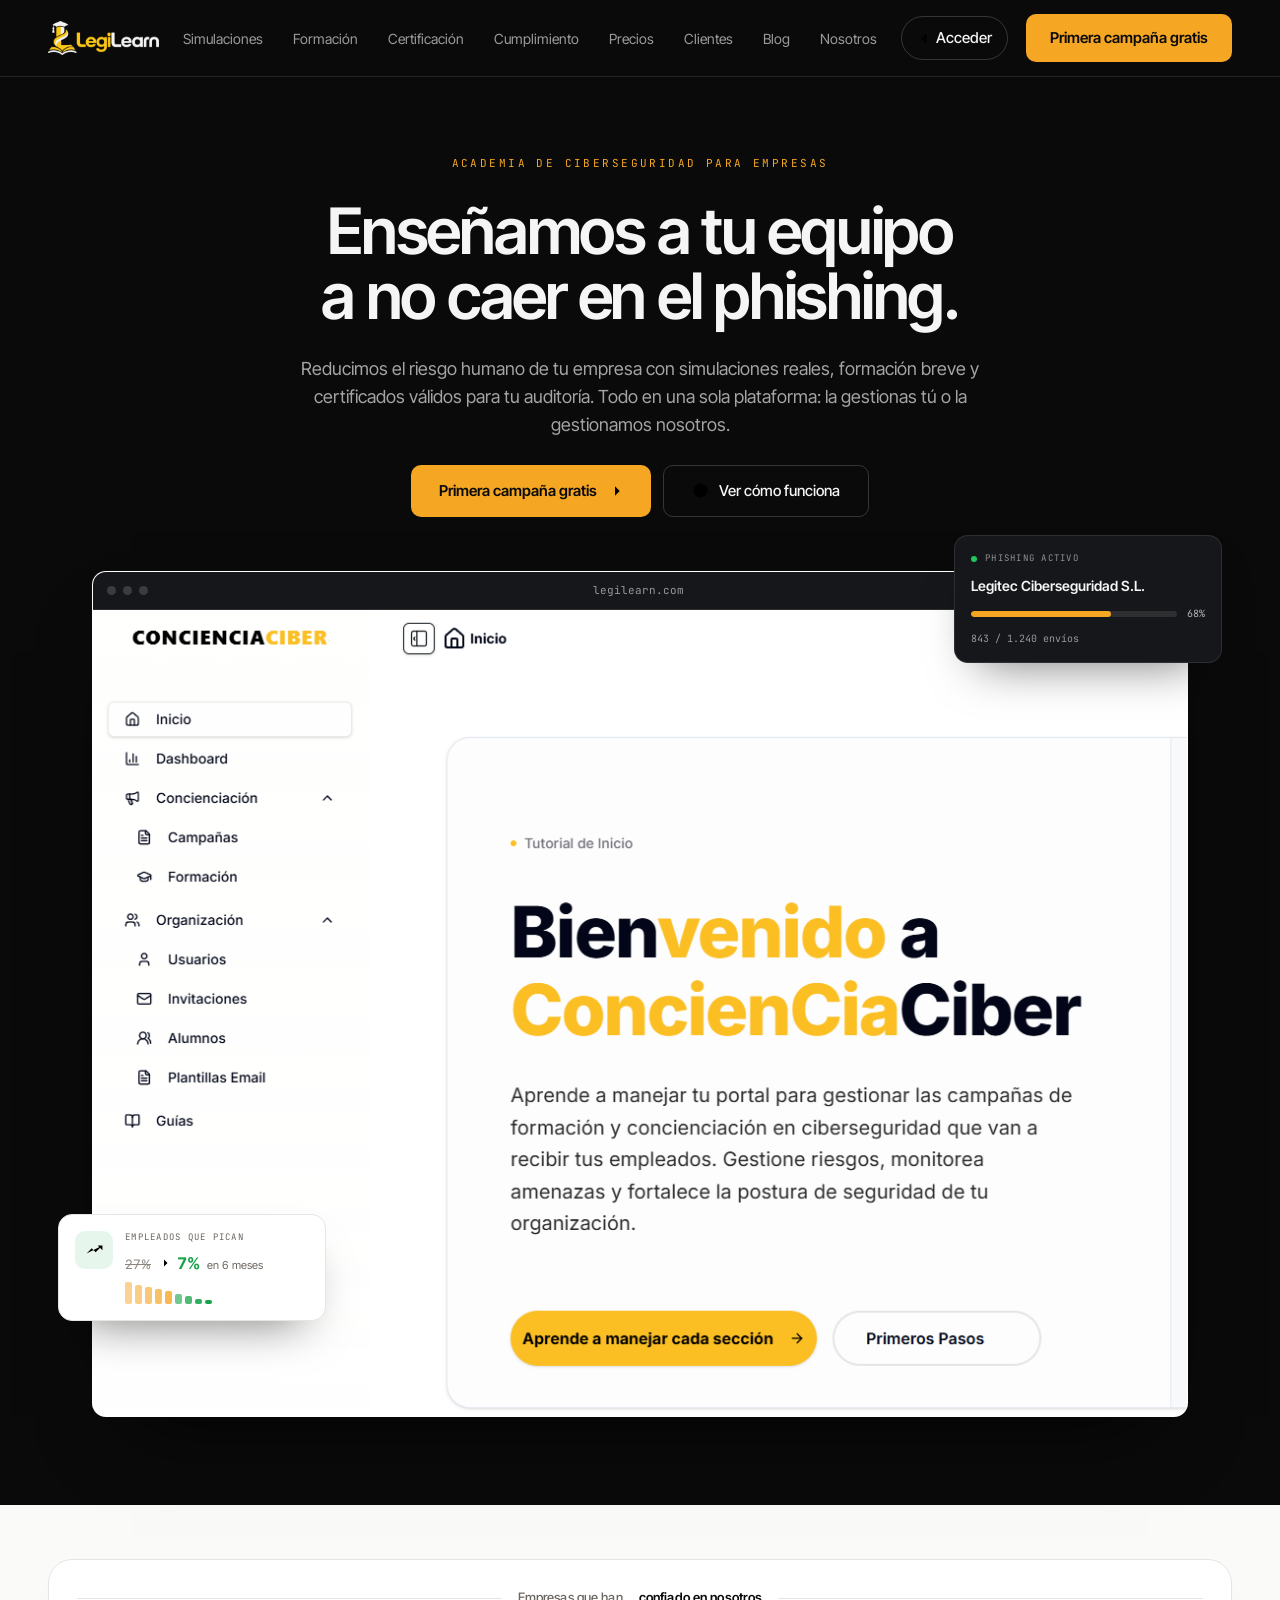
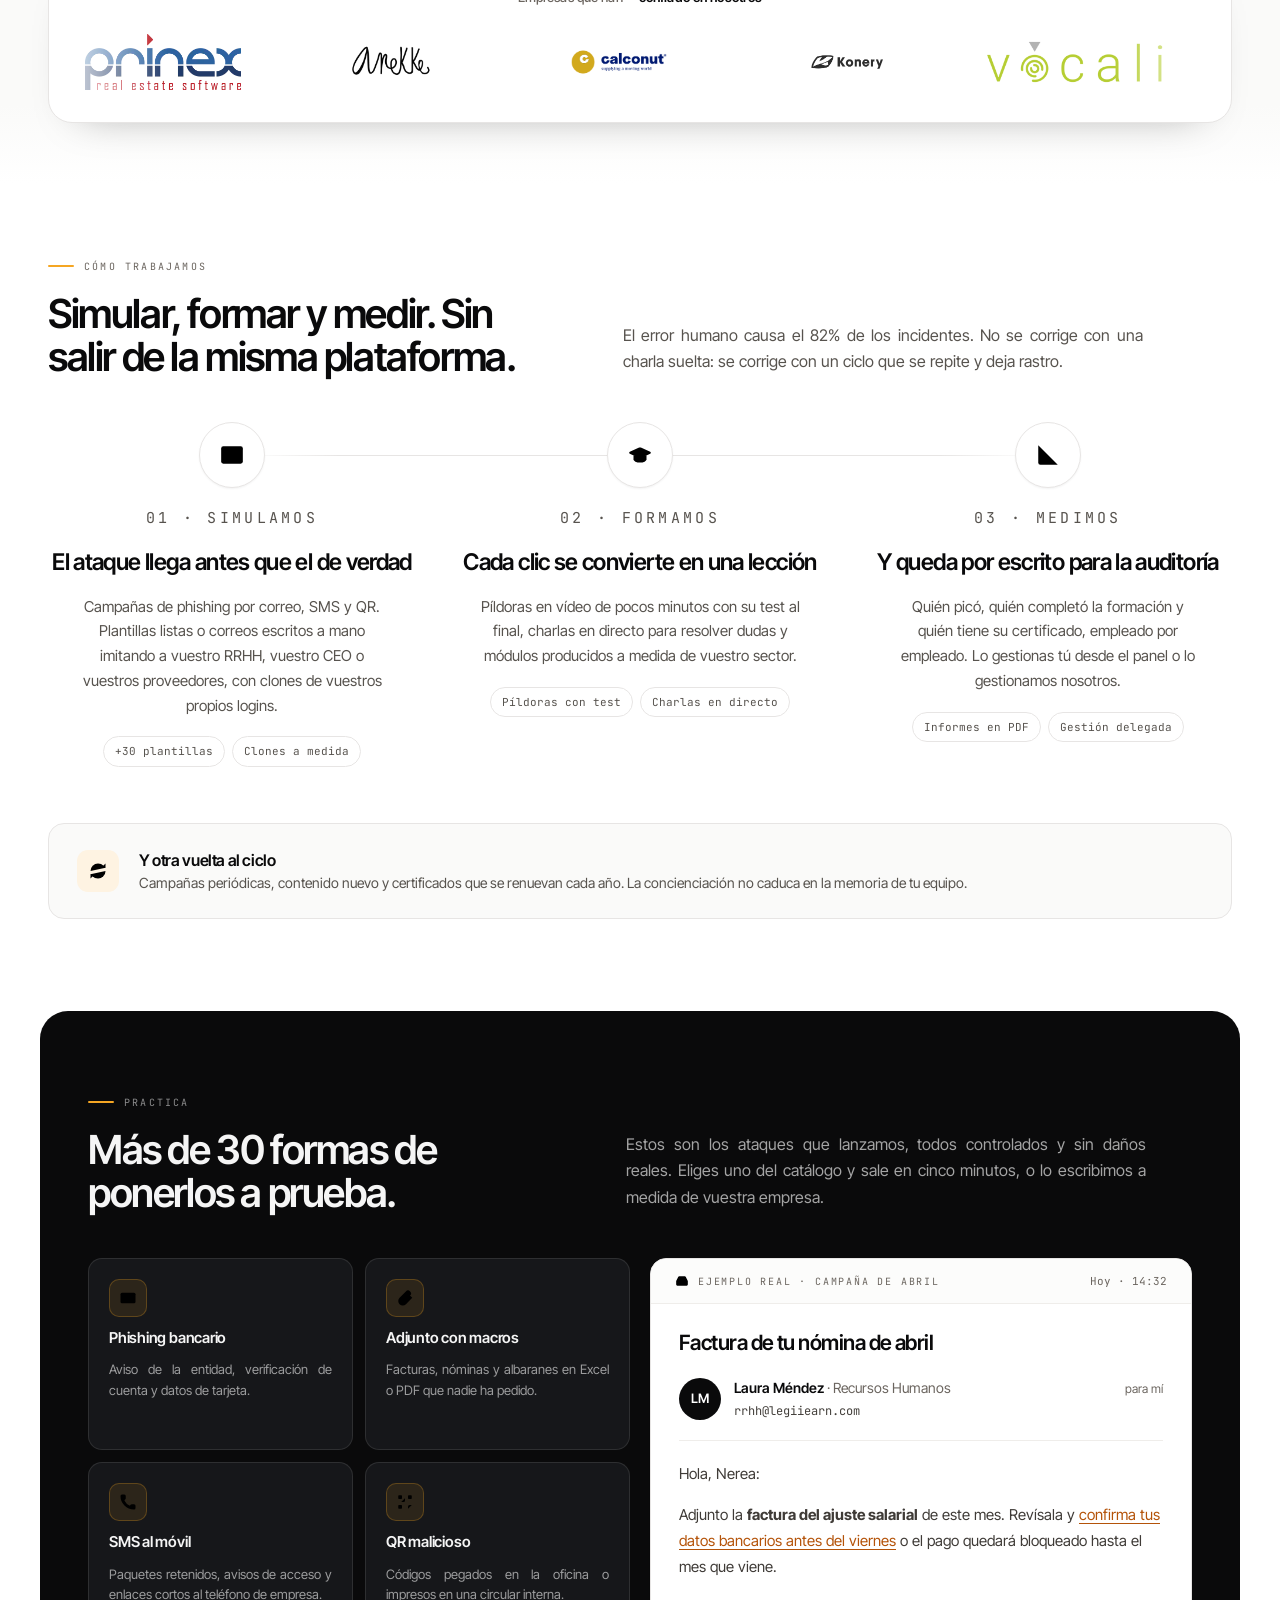
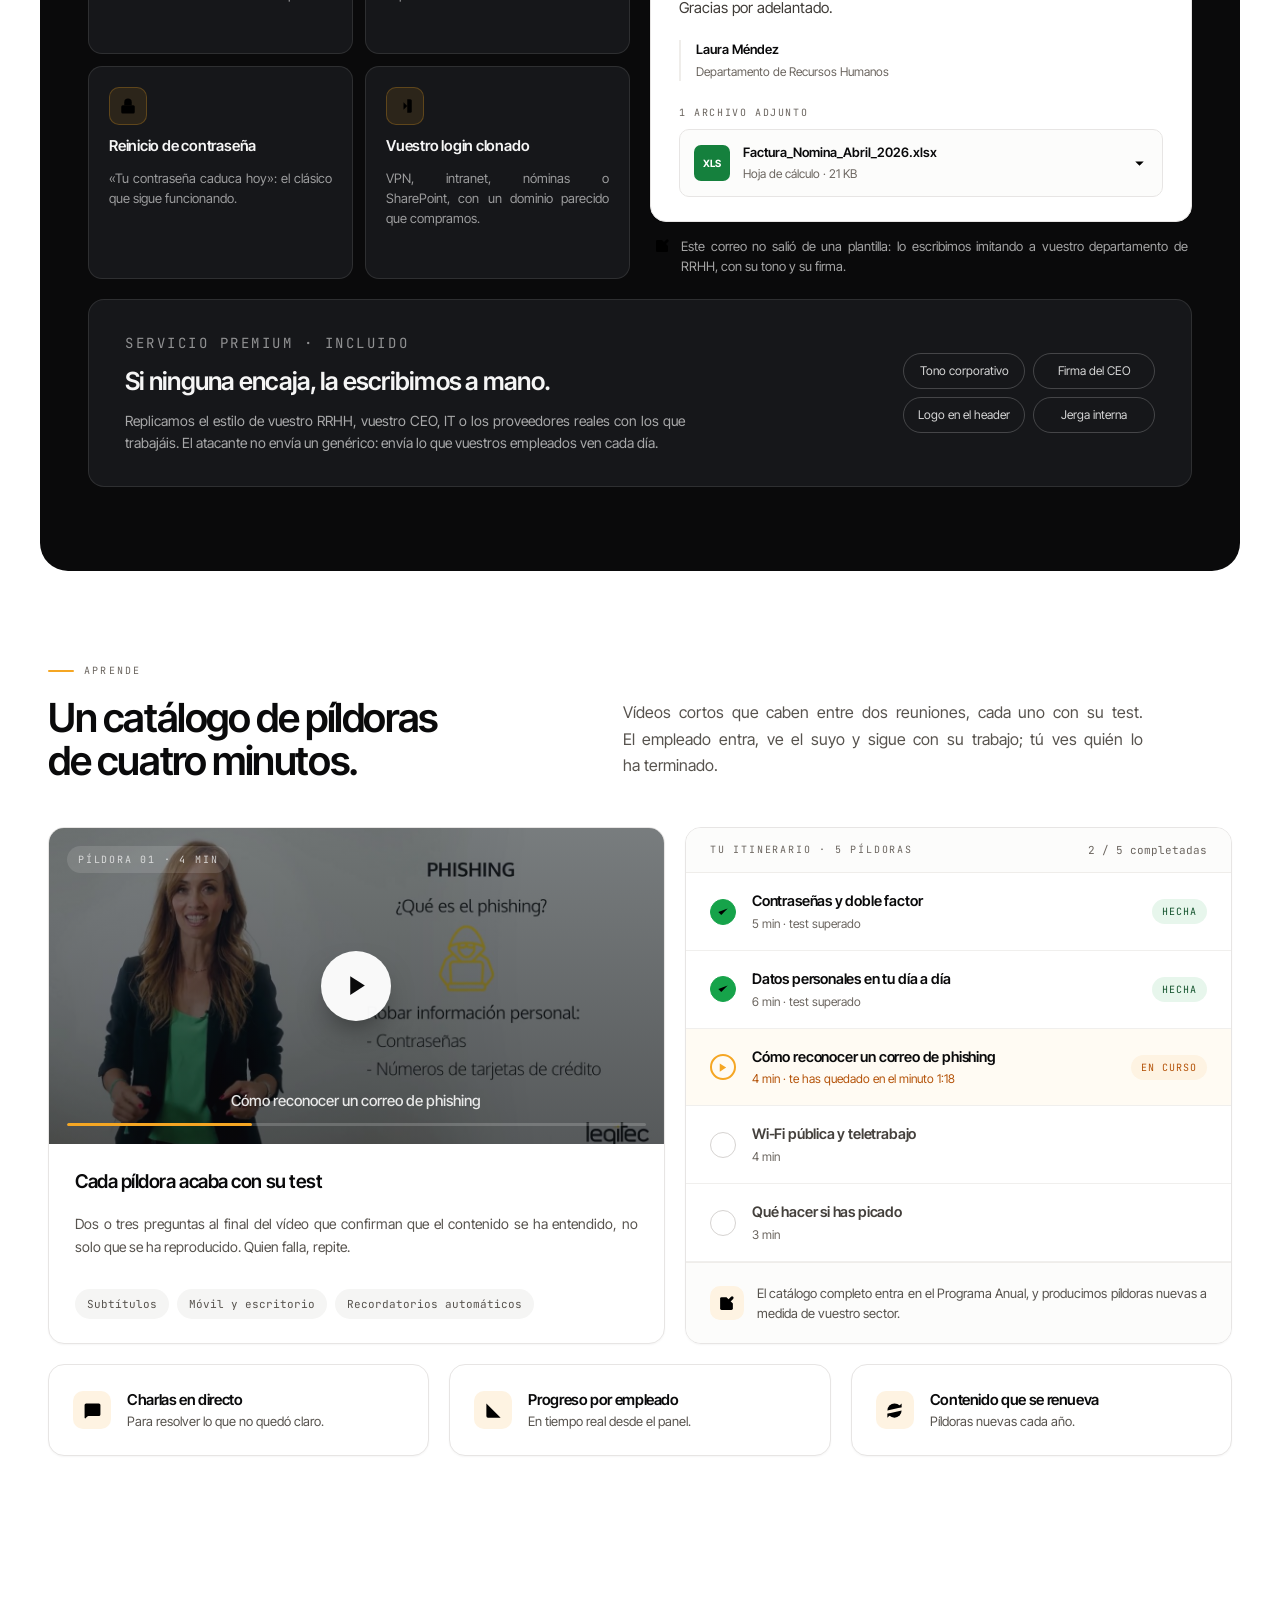
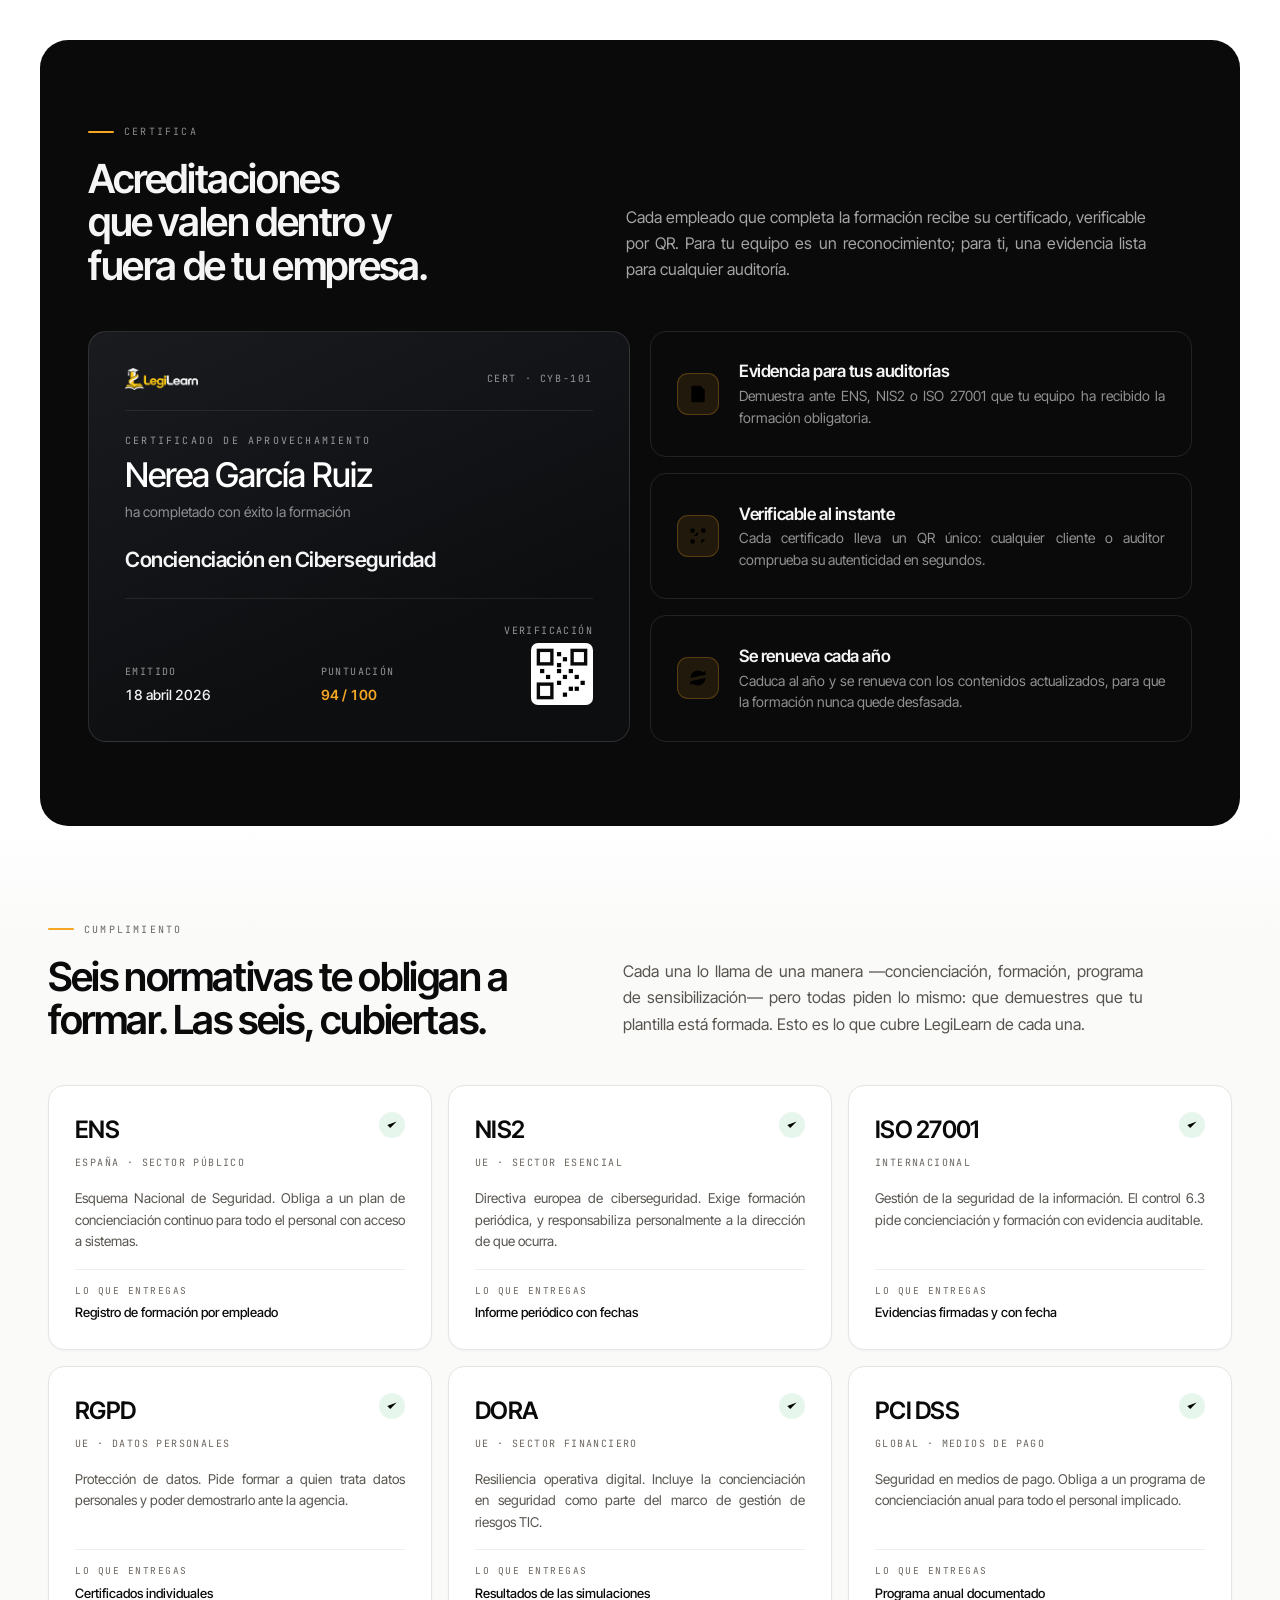
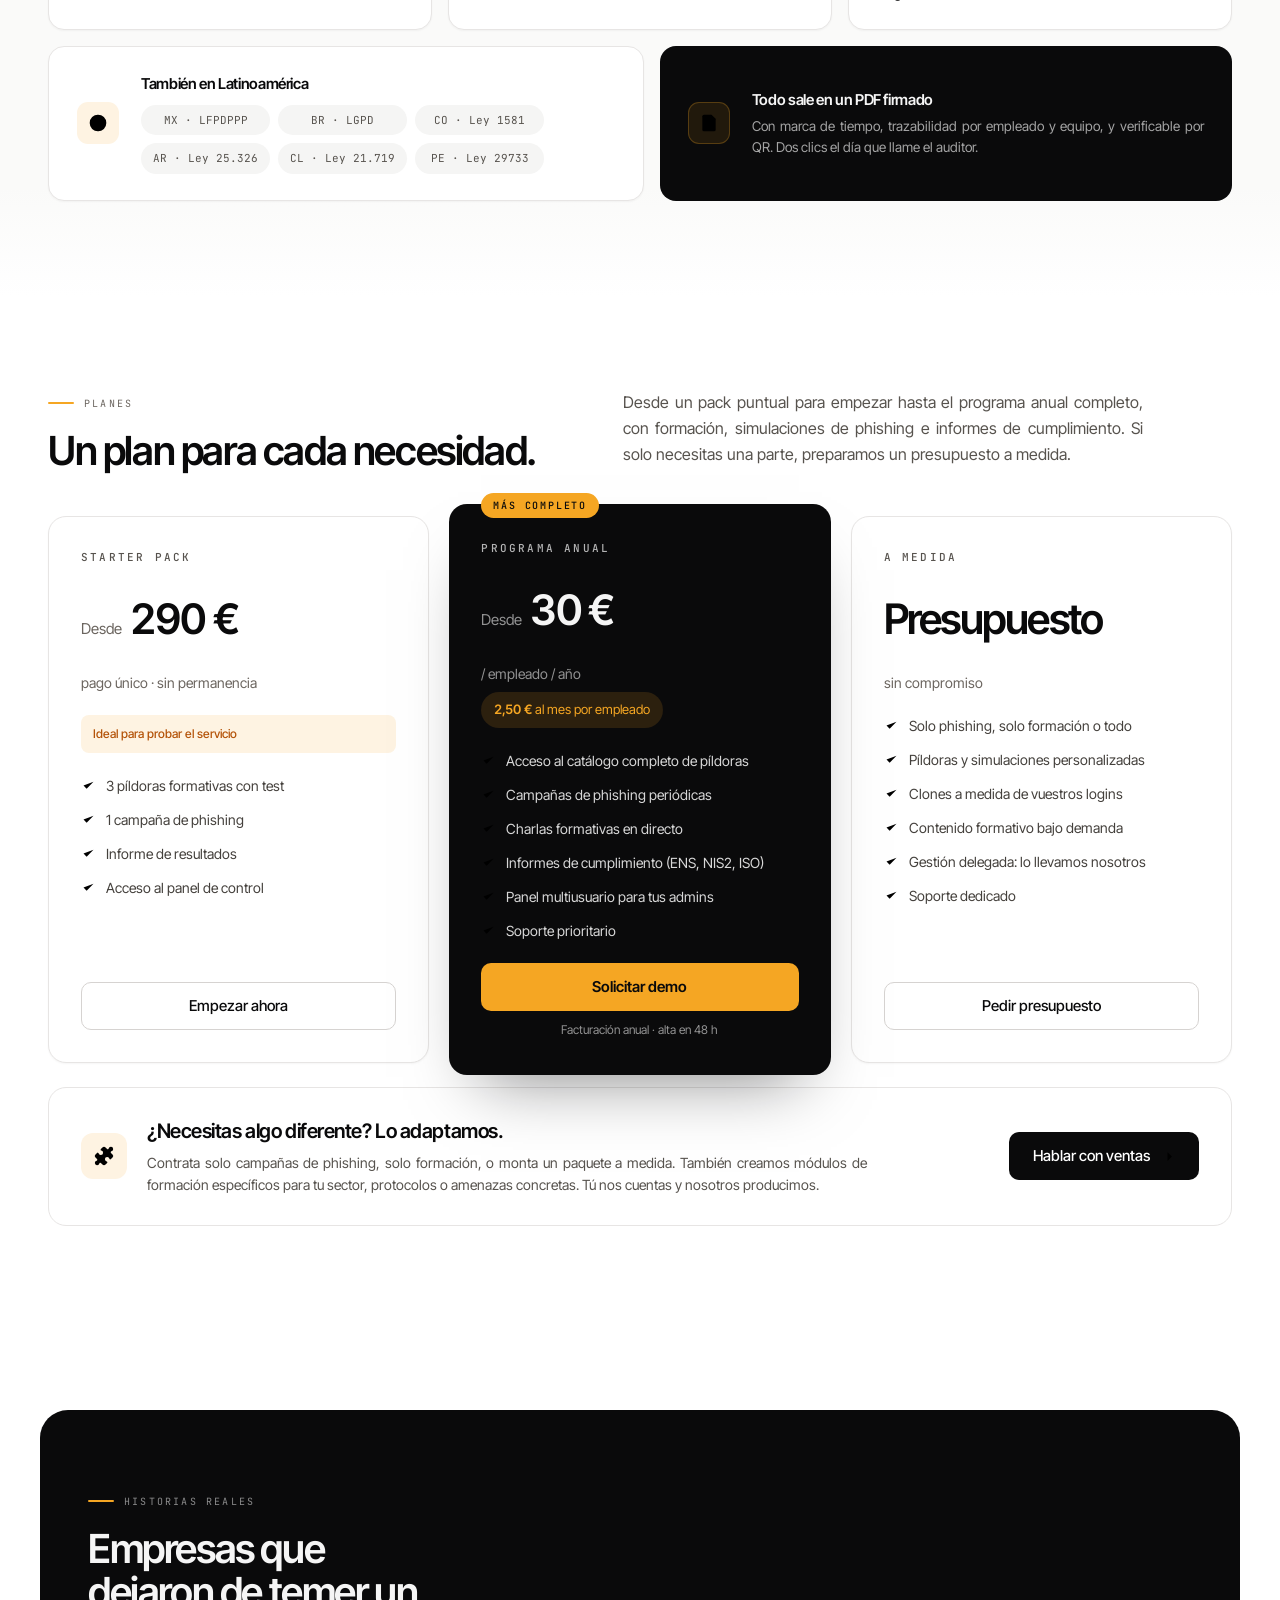
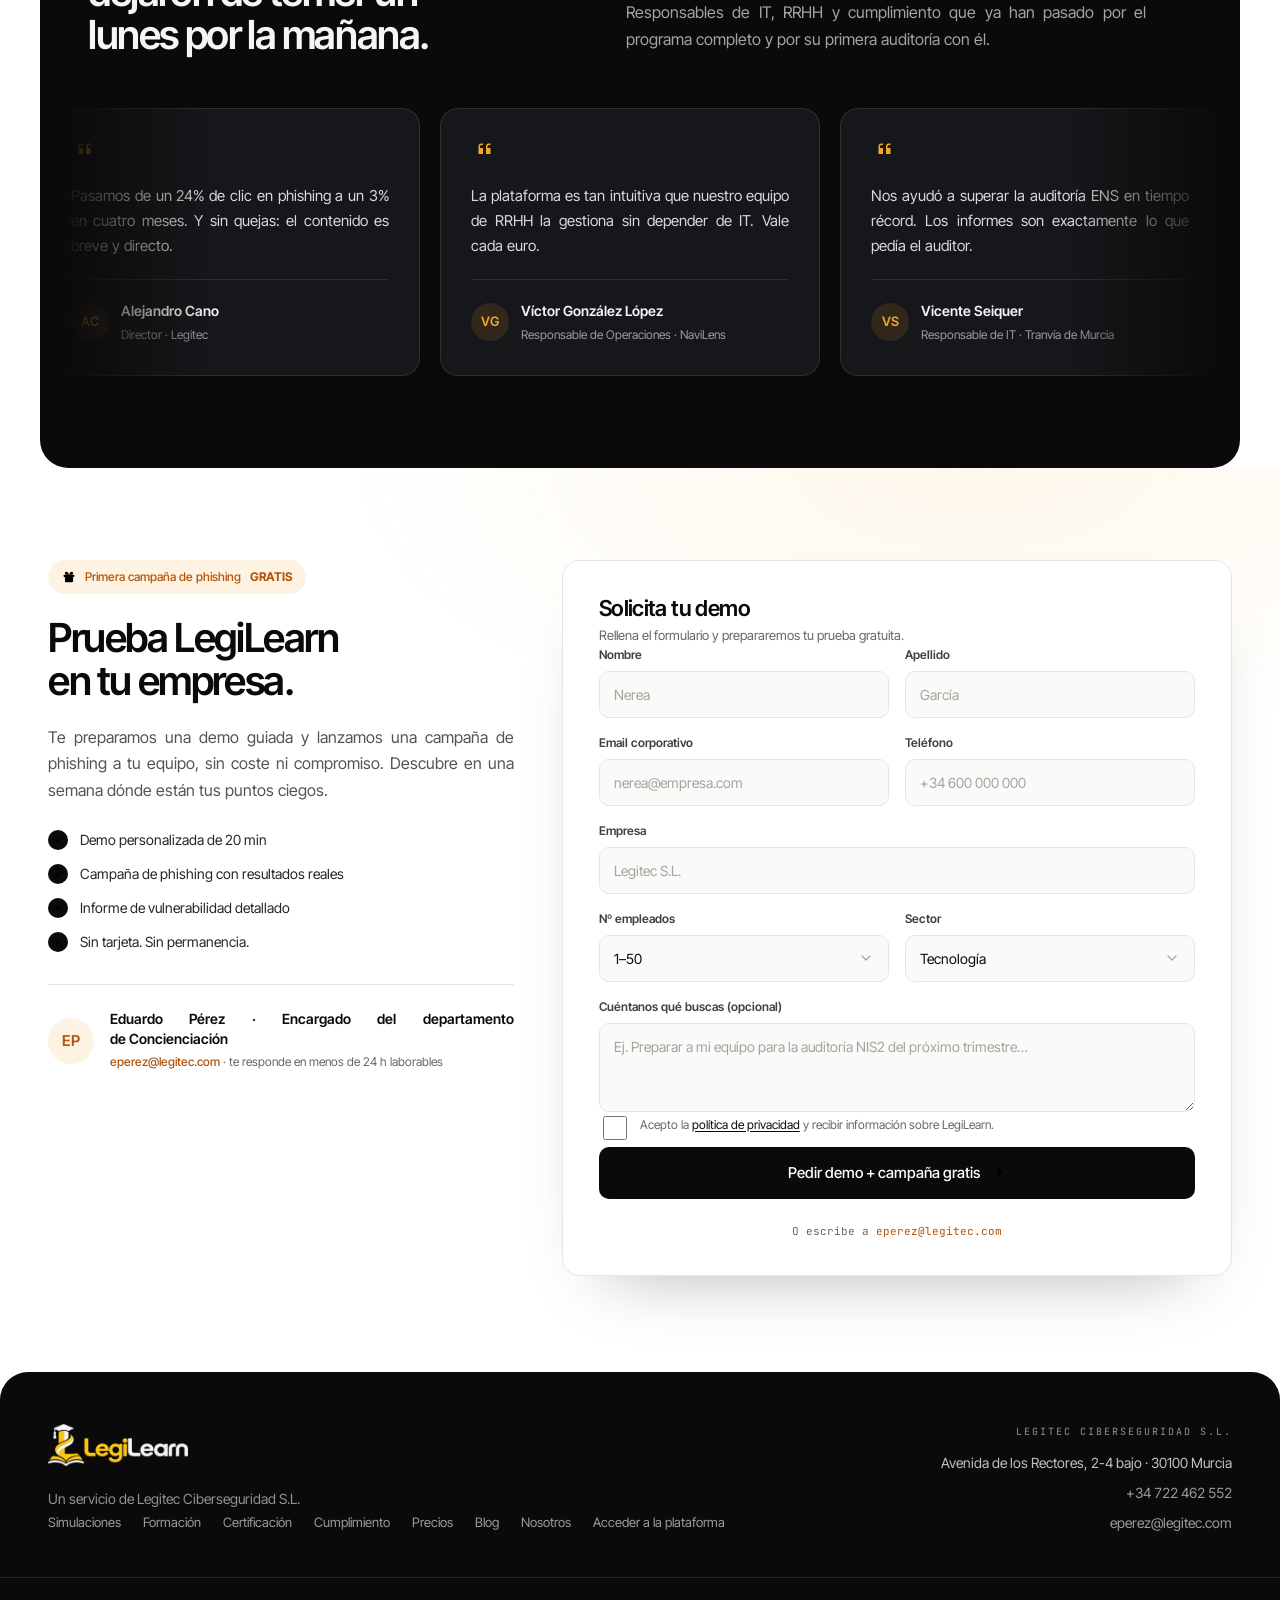
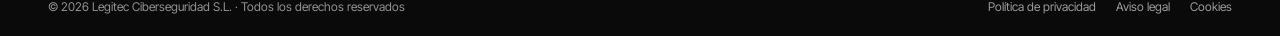
<file: index.html>
<!doctype html>
<html lang="es">
<head>
<meta charset="utf-8">
<meta name="viewport" content="width=device-width, initial-scale=1">

<!-- ===== SEO básico ===== -->
<title>LegiLearn · Formación y simulaciones de phishing para empresas</title>
<meta name="description" content="Programa de concienciación en ciberseguridad: simulaciones de phishing a medida, píldoras formativas con test, certificados verificables e informes listos para ENS, NIS2, ISO 27001 y RGPD. Primera campaña gratis.">
<link rel="canonical" href="https://web.legilearn.com/">
<meta name="robots" content="index, follow, max-image-preview:large, max-snippet:-1">
<meta name="author" content="Legitec Ciberseguridad S.L.">
<meta name="theme-color" content="#0a0a0b">

<!-- ===== Redes sociales ===== -->
<meta property="og:type" content="website">
<meta property="og:site_name" content="LegiLearn">
<meta property="og:locale" content="es_ES">
<meta property="og:url" content="https://web.legilearn.com/">
<meta property="og:title" content="LegiLearn · Formación y simulaciones de phishing para empresas">
<meta property="og:description" content="Simulaciones de phishing reales, formación breve con test y evidencias listas para tu auditoría. Primera campaña gratis.">
<meta property="og:image" content="https://web.legilearn.com/assets/dashboard-home.png">
<meta property="og:image:alt" content="Panel de LegiLearn con las campañas de concienciación">
<meta name="twitter:card" content="summary_large_image">
<meta name="twitter:title" content="LegiLearn · Formación y simulaciones de phishing para empresas">
<meta name="twitter:description" content="Simulaciones de phishing reales, formación breve con test y evidencias listas para tu auditoría.">
<meta name="twitter:image" content="https://web.legilearn.com/assets/dashboard-home.png">

<!-- ===== Iconos ===== -->
<link rel="icon" type="image/png" href="assets/legilearn-icono.png">
<link rel="apple-touch-icon" href="assets/legilearn-isotipo.png">

<!-- ===== Tipografías =====
     Servidas desde nuestro propio dominio: así ninguna visita manda su IP a
     Google antes de haber aceptado nada. -->
<link rel="preload" href="assets/fonts/inter-tight-400-latin.woff2" as="font" type="font/woff2" crossorigin>
<link rel="preload" href="assets/fonts/inter-tight-600-latin.woff2" as="font" type="font/woff2" crossorigin>
<link rel="stylesheet" href="assets/fonts.css">

<link rel="stylesheet" href="assets/styles.css">
<script>document.documentElement.classList.add('js');</script>

<!-- ===== Datos estructurados ===== -->
<script type="application/ld+json">
{
  "@context": "https://schema.org",
  "@graph": [
    {
      "@type": "Organization",
      "@id": "https://web.legilearn.com/#organizacion",
      "name": "LegiLearn",
      "url": "https://web.legilearn.com/",
      "logo": {
        "@type": "ImageObject",
        "url": "https://web.legilearn.com/assets/legilearn-logo.png",
        "width": 320,
        "height": 96
      },
      "sameAs": ["https://legitec.com/"],
      "description": "Programa de concienciación en ciberseguridad para empresas: simulaciones de phishing, formación en píldoras, certificación y evidencias de cumplimiento.",
      "parentOrganization": { "@type": "Organization", "name": "Legitec Ciberseguridad S.L." },
      "email": "eperez@legitec.com",
      "telephone": "+34722462552",
      "address": {
        "@type": "PostalAddress",
        "streetAddress": "Avenida de los Rectores, 2-4 bajo",
        "postalCode": "30100",
        "addressLocality": "Murcia",
        "addressCountry": "ES"
      },
      "areaServed": ["ES", "EU", "LATAM"]
    },
    {
      "@type": "WebSite",
      "@id": "https://web.legilearn.com/#web",
      "url": "https://web.legilearn.com/",
      "name": "LegiLearn",
      "inLanguage": "es-ES",
      "publisher": { "@id": "https://web.legilearn.com/#organizacion" }
    },
    {
      "@type": "Service",
      "name": "Programa de concienciación en ciberseguridad",
      "serviceType": "Formación en ciberseguridad y simulaciones de phishing",
      "provider": { "@id": "https://web.legilearn.com/#organizacion" },
      "areaServed": "ES",
      "offers": [
        {
          "@type": "Offer",
          "name": "Starter Pack",
          "price": "290",
          "priceCurrency": "EUR",
          "description": "Pago único: 3 píldoras formativas con test, 1 campaña de phishing, informe de resultados y acceso al panel."
        },
        {
          "@type": "Offer",
          "name": "Programa Anual",
          "price": "30",
          "priceCurrency": "EUR",
          "priceSpecification": {
            "@type": "UnitPriceSpecification",
            "price": "30",
            "priceCurrency": "EUR",
            "unitCode": "ANN",
            "referenceQuantity": { "@type": "QuantitativeValue", "value": "1", "unitText": "empleado" }
          },
          "description": "30 € por empleado y año (2,50 € al mes): catálogo completo de píldoras, campañas periódicas, charlas en directo e informes de cumplimiento."
        }
      ]
    }
  ]
}
</script>
</head>

<body>
<a class="skip-link" href="#contenido">Saltar al contenido</a>

<!-- Sprite de iconos: se usa con <use href="#i-…">.
     Generado por build-iconos.mjs a partir de Lucide 0.544.0 (licencia ISC).
     No editar a mano: un grosor de línea único es lo que mantiene el juego
     coherente, y retocar un icono suelto es justo lo que lo rompe. -->
<svg class="sr-only" aria-hidden="true" focusable="false" xmlns="http://www.w3.org/2000/svg"
     fill="none" stroke="currentColor" stroke-width="2" stroke-linecap="round" stroke-linejoin="round">
  <symbol id="i-check" viewBox="0 0 24 24"><path d="M20 6 9 17l-5-5" /></symbol>
  <symbol id="i-arrow" viewBox="0 0 24 24"><path d="M5 12h14" /> <path d="m12 5 7 7-7 7" /></symbol>
  <symbol id="i-down" viewBox="0 0 24 24"><path d="m6 9 6 6 6-6" /></symbol>
  <symbol id="i-menu" viewBox="0 0 24 24"><path d="M4 5h16" /> <path d="M4 12h16" /> <path d="M4 19h16" /></symbol>
  <symbol id="i-close" viewBox="0 0 24 24"><path d="M18 6 6 18" /> <path d="m6 6 12 12" /></symbol>
  <symbol id="i-login" viewBox="0 0 24 24"><path d="m10 17 5-5-5-5" /> <path d="M15 12H3" /> <path d="M15 3h4a2 2 0 0 1 2 2v14a2 2 0 0 1-2 2h-4" /></symbol>
  <symbol id="i-mail" viewBox="0 0 24 24"><path d="m22 7-8.991 5.727a2 2 0 0 1-2.009 0L2 7" /> <rect x="2" y="4" width="20" height="16" rx="2" /></symbol>
  <symbol id="i-inbox" viewBox="0 0 24 24"><polyline points="22 12 16 12 14 15 10 15 8 12 2 12" /> <path d="M5.45 5.11 2 12v6a2 2 0 0 0 2 2h16a2 2 0 0 0 2-2v-6l-3.45-6.89A2 2 0 0 0 16.76 4H7.24a2 2 0 0 0-1.79 1.11z" /></symbol>
  <symbol id="i-chat" viewBox="0 0 24 24"><path d="M22 17a2 2 0 0 1-2 2H6.828a2 2 0 0 0-1.414.586l-2.202 2.202A.71.71 0 0 1 2 21.286V5a2 2 0 0 1 2-2h16a2 2 0 0 1 2 2z" /></symbol>
  <symbol id="i-phone" viewBox="0 0 24 24"><path d="M13.832 16.568a1 1 0 0 0 1.213-.303l.355-.465A2 2 0 0 1 17 15h3a2 2 0 0 1 2 2v3a2 2 0 0 1-2 2A18 18 0 0 1 2 4a2 2 0 0 1 2-2h3a2 2 0 0 1 2 2v3a2 2 0 0 1-.8 1.6l-.468.351a1 1 0 0 0-.292 1.233 14 14 0 0 0 6.392 6.384" /></symbol>
  <symbol id="i-doc" viewBox="0 0 24 24"><path d="M15 2H6a2 2 0 0 0-2 2v16a2 2 0 0 0 2 2h12a2 2 0 0 0 2-2V7Z" /> <path d="M14 2v4a2 2 0 0 0 2 2h4" /> <path d="M10 9H8" /> <path d="M16 13H8" /> <path d="M16 17H8" /></symbol>
  <symbol id="i-clip" viewBox="0 0 24 24"><path d="m16 6-8.414 8.586a2 2 0 0 0 2.829 2.829l8.414-8.586a4 4 0 1 0-5.657-5.657l-8.379 8.551a6 6 0 1 0 8.485 8.485l8.379-8.551" /></symbol>
  <symbol id="i-list" viewBox="0 0 24 24"><path d="M13 5h8" /> <path d="M13 12h8" /> <path d="M13 19h8" /> <path d="m3 17 2 2 4-4" /> <path d="m3 7 2 2 4-4" /></symbol>
  <symbol id="i-pen" viewBox="0 0 24 24"><path d="M12 3H5a2 2 0 0 0-2 2v14a2 2 0 0 0 2 2h14a2 2 0 0 0 2-2v-7" /> <path d="M18.375 2.625a1 1 0 0 1 3 3l-9.013 9.014a2 2 0 0 1-.853.505l-2.873.84a.5.5 0 0 1-.62-.62l.84-2.873a2 2 0 0 1 .506-.852z" /></symbol>
  <symbol id="i-lock" viewBox="0 0 24 24"><rect width="18" height="11" x="3" y="11" rx="2" ry="2" /> <path d="M7 11V7a5 5 0 0 1 10 0v4" /></symbol>
  <symbol id="i-qr" viewBox="0 0 24 24"><rect width="5" height="5" x="3" y="3" rx="1" /> <rect width="5" height="5" x="16" y="3" rx="1" /> <rect width="5" height="5" x="3" y="16" rx="1" /> <path d="M21 16h-3a2 2 0 0 0-2 2v3" /> <path d="M21 21v.01" /> <path d="M12 7v3a2 2 0 0 1-2 2H7" /> <path d="M3 12h.01" /> <path d="M12 3h.01" /> <path d="M12 16v.01" /> <path d="M16 12h1" /> <path d="M21 12v.01" /> <path d="M12 21v-1" /></symbol>
  <symbol id="i-card" viewBox="0 0 24 24"><rect width="20" height="14" x="2" y="5" rx="2" /> <line x1="2" x2="22" y1="10" y2="10" /></symbol>
  <symbol id="i-cap" viewBox="0 0 24 24"><path d="M21.42 10.922a1 1 0 0 0-.019-1.838L12.83 5.18a2 2 0 0 0-1.66 0L2.6 9.08a1 1 0 0 0 0 1.832l8.57 3.908a2 2 0 0 0 1.66 0z" /> <path d="M22 10v6" /> <path d="M6 12.5V16a6 3 0 0 0 12 0v-3.5" /></symbol>
  <symbol id="i-chart" viewBox="0 0 24 24"><path d="M3 3v16a2 2 0 0 0 2 2h16" /> <path d="M18 17V9" /> <path d="M13 17V5" /> <path d="M8 17v-3" /></symbol>
  <symbol id="i-trend" viewBox="0 0 24 24"><path d="M16 7h6v6" /> <path d="m22 7-8.5 8.5-5-5L2 17" /></symbol>
  <symbol id="i-refresh" viewBox="0 0 24 24"><path d="M3 12a9 9 0 0 1 9-9 9.75 9.75 0 0 1 6.74 2.74L21 8" /> <path d="M21 3v5h-5" /> <path d="M21 12a9 9 0 0 1-9 9 9.75 9.75 0 0 1-6.74-2.74L3 16" /> <path d="M8 16H3v5" /></symbol>
  <symbol id="i-globe" viewBox="0 0 24 24"><circle cx="12" cy="12" r="10" /> <path d="M12 2a14.5 14.5 0 0 0 0 20 14.5 14.5 0 0 0 0-20" /> <path d="M2 12h20" /></symbol>
  <symbol id="i-puzzle" viewBox="0 0 24 24"><path d="M15.39 4.39a1 1 0 0 0 1.68-.474 2.5 2.5 0 1 1 3.014 3.015 1 1 0 0 0-.474 1.68l1.683 1.682a2.414 2.414 0 0 1 0 3.414L19.61 15.39a1 1 0 0 1-1.68-.474 2.5 2.5 0 1 0-3.014 3.015 1 1 0 0 1 .474 1.68l-1.683 1.682a2.414 2.414 0 0 1-3.414 0L8.61 19.61a1 1 0 0 0-1.68.474 2.5 2.5 0 1 1-3.014-3.015 1 1 0 0 0 .474-1.68l-1.683-1.682a2.414 2.414 0 0 1 0-3.414L4.39 8.61a1 1 0 0 1 1.68.474 2.5 2.5 0 1 0 3.014-3.015 1 1 0 0 1-.474-1.68l1.683-1.682a2.414 2.414 0 0 1 3.414 0z" /></symbol>
  <symbol id="i-gift" viewBox="0 0 24 24"><rect x="3" y="8" width="18" height="4" rx="1" /> <path d="M12 8v13" /> <path d="M19 12v7a2 2 0 0 1-2 2H7a2 2 0 0 1-2-2v-7" /> <path d="M7.5 8a2.5 2.5 0 0 1 0-5A4.8 8 0 0 1 12 8a4.8 8 0 0 1 4.5-5 2.5 2.5 0 0 1 0 5" /></symbol>
  <symbol id="i-play-circle" viewBox="0 0 24 24"><path d="M9 9.003a1 1 0 0 1 1.517-.859l4.997 2.997a1 1 0 0 1 0 1.718l-4.997 2.997A1 1 0 0 1 9 14.996z" /> <circle cx="12" cy="12" r="10" /></symbol>
  <symbol id="i-quote" viewBox="0 0 32 32" fill="currentColor" stroke="none"><path d="M10 18V10a4 4 0 0 1 4-4h2v2h-2a2 2 0 0 0-2 2v2h4v8h-6zm10 0V10a4 4 0 0 1 4-4h2v2h-2a2 2 0 0 0-2 2v2h4v8h-6z"/></symbol>
  <symbol id="i-play" viewBox="0 0 24 24" fill="currentColor"><polygon points="6 3 20 12 6 21"/></symbol>
</svg>

<!-- ====================== NAVEGACIÓN ====================== -->
<header class="nav" data-nav>
  <div class="wrap nav__inner">
    <a class="brand" href="#inicio" aria-label="LegiLearn, inicio">
      <img src="assets/legilearn-logo-oscuro.png" alt="LegiLearn" width="320" height="96">
    </a>

    <nav class="nav__links" id="menu" aria-label="Principal">
      <a class="nav__link" href="#simulaciones">Simulaciones</a>
      <a class="nav__link" href="#formacion">Formación</a>
      <a class="nav__link" href="#certificados">Certificación</a>
      <a class="nav__link" href="#cumplimiento">Cumplimiento</a>
      <a class="nav__link" href="#precios">Precios</a>
      <a class="nav__link" href="#clientes">Clientes</a>
      <a class="nav__link" href="blog.html">Blog</a>
      <a class="nav__link" href="nosotros.html">Nosotros</a>
      <a class="nav__link nav__cta-m" href="#contacto">Primera campaña gratis</a>
    </nav>

    <div class="nav__actions">
      <a class="nav__login" href="https://legilearn.com" aria-label="Acceder a la plataforma">
        <svg width="17" height="17" aria-hidden="true"><use href="#i-login"/></svg>
        <span>Acceder</span>
      </a>
      <a class="btn btn--amber" href="#contacto">Primera campaña gratis</a>
      <button class="nav__toggle" type="button" data-nav-toggle aria-expanded="false" aria-controls="menu">
        <span class="sr-only">Abrir menú</span>
        <svg width="24" height="24" aria-hidden="true"><use href="#i-menu"/></svg>
      </button>
    </div>
  </div>
</header>

<main id="contenido">

  <!-- ====================== HERO ====================== -->
  <section class="hero" id="inicio">
    <div class="wrap">
      <div class="hero__copy">
        <p class="hero__eyebrow up">Academia de ciberseguridad para empresas</p>
        <h1 class="up up--1">Enseñamos a tu equipo a no caer en el phishing.</h1>
        <p class="hero__lead up up--2">Reducimos el riesgo humano de tu empresa con simulaciones reales, formación breve y certificados válidos para tu auditoría. Todo en una sola plataforma: la gestionas tú o la gestionamos nosotros.</p>
        <div class="hero__cta up up--3">
          <a class="btn btn--lg btn--amber" href="#contacto">
            Primera campaña gratis
            <svg width="16" height="16" aria-hidden="true"><use href="#i-arrow"/></svg>
          </a>
          <a class="btn btn--lg btn--ghost-dark" href="#simulaciones">
            <svg width="17" height="17" aria-hidden="true"><use href="#i-play-circle"/></svg>
            Ver cómo funciona
          </a>
        </div>
      </div>

      <div class="shot up up--4">
        <div class="shot__frame">
          <div class="shot__bar">
            <span class="shot__dots" aria-hidden="true"><i></i><i></i><i></i></span>
            <span class="shot__url">legilearn.com</span>
            <span style="width:44px"></span>
          </div>
          <img src="assets/dashboard-home.png" width="1111" height="819" fetchpriority="high" decoding="async"
               alt="Panel de LegiLearn: menú de campañas, formación y organización junto al tutorial de inicio.">
        </div>

        <figure class="float float--light">
          <span class="icon-tile" style="background:var(--green-soft);color:var(--green)">
            <svg width="19" height="19" aria-hidden="true"><use href="#i-trend"/></svg>
          </span>
          <figcaption style="display:flex;flex-direction:column;gap:7px;flex:1">
            <span class="mono" style="font-size:9px;letter-spacing:.14em;color:var(--fg-muted)">EMPLEADOS QUE PICAN</span>
            <span class="num" style="display:flex;align-items:baseline;gap:7px">
              <s style="font-size:13px;color:var(--fg-faint)">27%</s>
              <svg width="12" height="12" style="color:var(--fg-faint)" aria-hidden="true"><use href="#i-arrow"/></svg>
              <b style="font-size:16px;color:var(--green)">7%</b>
              <span style="font-size:11px;color:var(--fg-muted)">en 6 meses</span>
            </span>
            <span class="bars" aria-hidden="true">
              <i style="height:100%;opacity:.5"></i><i style="height:90%;opacity:.55"></i><i style="height:80%;opacity:.62"></i>
              <i style="height:70%;opacity:.7"></i><i style="height:60%;opacity:.8"></i>
              <i class="is-good" style="height:48%;opacity:.6"></i><i class="is-good" style="height:38%;opacity:.75"></i>
              <i class="is-good" style="height:26%;opacity:.88"></i><i class="is-good" style="height:18%"></i>
            </span>
          </figcaption>
        </figure>

        <div class="float float--dark">
          <p style="display:flex;align-items:center;gap:8px">
            <span class="pulse" style="width:6px;height:6px;border-radius:999px;background:#22c55e" aria-hidden="true"></span>
            <span class="mono" style="font-size:9px;letter-spacing:.14em;color:rgba(245,245,245,.55)">PHISHING ACTIVO</span>
          </p>
          <p style="font-size:14px;font-weight:600">Legitec Ciberseguridad S.L.</p>
          <p style="display:flex;align-items:center;gap:10px">
            <span class="meter meter--dark" style="flex:1"><i style="width:68%"></i></span>
            <span class="mono num" style="font-size:10px;color:rgba(245,245,245,.7)">68%</span>
          </p>
          <p class="mono num" style="font-size:10px;color:rgba(245,245,245,.58)">843 / 1.240 envíos</p>
        </div>
      </div>
    </div>
  </section>

  <!-- ====================== CLIENTES ====================== -->
  <section class="clients" aria-label="Empresas que han confiado en LegiLearn">
    <div class="wrap">
      <div class="clients__panel">
        <p class="clients__title">Empresas que han <em>confiado en nosotros</em></p>
        <div class="logos">
      <ul class="logos__track">
        <li><img src="uploads/logos/prinex.webp" alt="Prinex" width="176" height="56" decoding="async"></li>
        <li><img src="uploads/logos/anekke.png" alt="Anekke" width="176" height="56" decoding="async"></li>
        <li><img src="uploads/logos/calconut.png" alt="Calconut" width="176" height="56" decoding="async"></li>
        <li><img src="uploads/logos/konery.png" alt="Konery" width="176" height="56" decoding="async"></li>
        <li><img src="uploads/logos/vocali.png" alt="Vócali" width="176" height="56" decoding="async"></li>
        <li><img src="uploads/logos/amat.png" alt="AMAT" width="176" height="56" decoding="async"></li>
        <li><img src="uploads/logos/mesa-del-castillo.png" alt="Hospital Mesa del Castillo" width="176" height="56" decoding="async"></li>
        <li><img src="uploads/logos/navilens.webp" alt="NaviLens" width="176" height="56" decoding="async"></li>
        <li><img src="uploads/logos/stel-order.png" alt="STEL Order" width="176" height="56" decoding="async"></li>
        <li aria-hidden="true"><img src="uploads/logos/prinex.webp" alt="" width="176" height="56" decoding="async"></li>
        <li aria-hidden="true"><img src="uploads/logos/anekke.png" alt="" width="176" height="56" decoding="async"></li>
        <li aria-hidden="true"><img src="uploads/logos/calconut.png" alt="" width="176" height="56" decoding="async"></li>
        <li aria-hidden="true"><img src="uploads/logos/konery.png" alt="" width="176" height="56" decoding="async"></li>
        <li aria-hidden="true"><img src="uploads/logos/vocali.png" alt="" width="176" height="56" decoding="async"></li>
        <li aria-hidden="true"><img src="uploads/logos/amat.png" alt="" width="176" height="56" decoding="async"></li>
        <li aria-hidden="true"><img src="uploads/logos/mesa-del-castillo.png" alt="" width="176" height="56" decoding="async"></li>
        <li aria-hidden="true"><img src="uploads/logos/navilens.webp" alt="" width="176" height="56" decoding="async"></li>
        <li aria-hidden="true"><img src="uploads/logos/stel-order.png" alt="" width="176" height="56" decoding="async"></li>
        </ul>
        </div>
      </div>
    </div>
  </section>

  <!-- ====================== CÓMO TRABAJAMOS ====================== -->
  <section class="section section--tight" id="como-trabajamos" style="padding-bottom:0">
    <div class="wrap">
      <div class="head reveal">
        <div class="head__title">
          <p class="eyebrow">Cómo trabajamos</p>
          <h2>Simular, formar y medir. Sin salir de la misma plataforma.</h2>
        </div>
        <p class="head__lead">El error humano causa el 82% de los incidentes. No se corrige con una charla suelta: se corrige con un ciclo que se repite y deja rastro.</p>
      </div>

      <div class="steps reveal">
        <ol class="steps__grid">
          <li class="step">
            <span class="step__node"><svg width="26" height="26" aria-hidden="true"><use href="#i-mail"/></svg></span>
            <p class="step__no">01 · SIMULAMOS</p>
            <h3>El ataque llega antes que el de verdad</h3>
            <p>Campañas de phishing por correo, SMS y QR. Plantillas listas o correos escritos a mano imitando a vuestro RRHH, vuestro CEO o vuestros proveedores, con clones de vuestros propios logins.</p>
            <ul class="step__tags"><li>+30 plantillas</li><li>Clones a medida</li></ul>
          </li>
          <li class="step">
            <span class="step__node"><svg width="26" height="26" aria-hidden="true"><use href="#i-cap"/></svg></span>
            <p class="step__no">02 · FORMAMOS</p>
            <h3>Cada clic se convierte en una lección</h3>
            <p>Píldoras en vídeo de pocos minutos con su test al final, charlas en directo para resolver dudas y módulos producidos a medida de vuestro sector.</p>
            <ul class="step__tags"><li>Píldoras con test</li><li>Charlas en directo</li></ul>
          </li>
          <li class="step">
            <span class="step__node"><svg width="26" height="26" aria-hidden="true"><use href="#i-chart"/></svg></span>
            <p class="step__no">03 · MEDIMOS</p>
            <h3>Y queda por escrito para la auditoría</h3>
            <p>Quién picó, quién completó la formación y quién tiene su certificado, empleado por empleado. Lo gestionas tú desde el panel o lo gestionamos nosotros.</p>
            <ul class="step__tags"><li>Informes en PDF</li><li>Gestión delegada</li></ul>
          </li>
        </ol>
      </div>

      <div class="note-strip reveal">
        <span class="note-strip__icon"><svg width="20" height="20" aria-hidden="true"><use href="#i-refresh"/></svg></span>
        <div>
          <h3 style="font-size:16px">Y otra vuelta al ciclo</h3>
          <p style="font-size:14px;line-height:1.55;color:var(--fg-body)">Campañas periódicas, contenido nuevo y certificados que se renuevan cada año. La concienciación no caduca en la memoria de tu equipo.</p>
        </div>
      </div>
    </div>
  </section>

  <!-- ====================== SIMULACIONES ====================== -->
  <div class="slab-wrap">
    <div class="wrap wrap--slab">
      <section class="slab" id="simulaciones">
        <div class="head reveal">
          <div class="head__title">
            <p class="eyebrow">Practica</p>
            <h2>Más de 30 formas de ponerlos a prueba.</h2>
          </div>
          <p class="head__lead">Estos son los ataques que lanzamos, todos controlados y sin daños reales. Eliges uno del catálogo y sale en cinco minutos, o lo escribimos a medida de vuestra empresa.</p>
        </div>

        <div class="split reveal">
          <ul class="kinds">
            <li class="kind">
              <span class="icon-tile icon-tile--dark"><svg width="18" height="18" aria-hidden="true"><use href="#i-card"/></svg></span>
              <h3>Phishing bancario</h3>
              <p>Aviso de la entidad, verificación de cuenta y datos de tarjeta.</p>
            </li>
            <li class="kind">
              <span class="icon-tile icon-tile--dark"><svg width="18" height="18" aria-hidden="true"><use href="#i-clip"/></svg></span>
              <h3>Adjunto con macros</h3>
              <p>Facturas, nóminas y albaranes en Excel o PDF que nadie ha pedido.</p>
            </li>
            <li class="kind">
              <span class="icon-tile icon-tile--dark"><svg width="18" height="18" aria-hidden="true"><use href="#i-phone"/></svg></span>
              <h3>SMS al móvil</h3>
              <p>Paquetes retenidos, avisos de acceso y enlaces cortos al teléfono de empresa.</p>
            </li>
            <li class="kind">
              <span class="icon-tile icon-tile--dark"><svg width="18" height="18" aria-hidden="true"><use href="#i-qr"/></svg></span>
              <h3>QR malicioso</h3>
              <p>Códigos pegados en la oficina o impresos en una circular interna.</p>
            </li>
            <li class="kind">
              <span class="icon-tile icon-tile--dark"><svg width="18" height="18" aria-hidden="true"><use href="#i-lock"/></svg></span>
              <h3>Reinicio de contraseña</h3>
              <p>«Tu contraseña caduca hoy»: el clásico que sigue funcionando.</p>
            </li>
            <li class="kind">
              <span class="icon-tile icon-tile--dark"><svg width="18" height="18" aria-hidden="true"><use href="#i-login"/></svg></span>
              <h3>Vuestro login clonado</h3>
              <p>VPN, intranet, nóminas o SharePoint, con un dominio parecido que compramos.</p>
            </li>
          </ul>

          <div style="display:flex;flex-direction:column;gap:12px">
            <article class="mail" style="flex:1">
              <div class="mail__bar">
                <span class="label" style="display:inline-flex;align-items:center;gap:9px">
                  <svg width="14" height="14" aria-hidden="true"><use href="#i-inbox"/></svg>
                  EJEMPLO REAL · CAMPAÑA DE ABRIL
                </span>
                <span class="mono" style="font-size:11px;color:var(--fg-muted)">Hoy · 14:32</span>
              </div>

              <div class="mail__body">
                <h3 class="mail__subject">Factura de tu nómina de abril</h3>

                <div class="mail__from">
                  <span class="avatar" aria-hidden="true">LM</span>
                  <span style="display:flex;flex-direction:column;gap:4px;min-width:0;flex:1">
                    <span style="font-size:14px;font-weight:600">Laura Méndez <span style="font-weight:400;color:var(--fg-muted)">· Recursos Humanos</span></span>
                    <span class="mono" style="font-size:12px;color:#44403c">rrhh@legiiearn.com</span>
                  </span>
                  <span style="font-size:12px;color:var(--fg-muted);align-self:flex-start;padding-top:3px">para mí</span>
                </div>

                <div class="mail__text">
                  <p>Hola, Nerea:</p>
                  <p>Adjunto la <strong>factura del ajuste salarial</strong> de este mes. Revísala y <span class="mail__bait">confirma tus datos bancarios antes del viernes</span> o el pago quedará bloqueado hasta el mes que viene.</p>
                  <p>Gracias por adelantado.</p>
                </div>

                <div class="mail__sign">
                  <span style="font-size:13px;font-weight:600">Laura Méndez</span>
                  <span style="font-size:12px;color:var(--fg-muted)">Departamento de Recursos Humanos</span>
                </div>

                <div style="display:flex;flex-direction:column;gap:9px;margin-top:auto;padding-top:4px">
                  <span class="label" style="font-size:10px;letter-spacing:.16em">1 ARCHIVO ADJUNTO</span>
                  <div class="attach">
                    <span class="attach__type" aria-hidden="true">XLS</span>
                    <span style="display:flex;flex-direction:column;gap:3px;flex:1;min-width:0">
                      <span style="font-size:13px;font-weight:600">Factura_Nomina_Abril_2026.xlsx</span>
                      <span style="font-size:12px;color:var(--fg-muted)">Hoja de cálculo · 21 KB</span>
                    </span>
                    <svg width="17" height="17" style="color:var(--fg-faint)" aria-hidden="true"><use href="#i-down"/></svg>
                  </div>
                </div>
              </div>
            </article>

            <p class="caption">
              <svg width="16" height="16" style="color:var(--amber);flex:0 0 auto;margin-top:2px" aria-hidden="true"><use href="#i-pen"/></svg>
              Este correo no salió de una plantilla: lo escribimos imitando a vuestro departamento de RRHH, con su tono y su firma.
            </p>
          </div>
        </div>

        <div class="promo reveal">
          <div style="display:flex;flex-direction:column;gap:9px">
            <p class="label" style="color:rgba(245,245,245,.55)">SERVICIO PREMIUM · INCLUIDO</p>
            <h3>Si ninguna encaja, la escribimos a mano.</h3>
            <p>Replicamos el estilo de vuestro RRHH, vuestro CEO, IT o los proveedores reales con los que trabajáis. El atacante no envía un genérico: envía lo que vuestros empleados ven cada día.</p>
          </div>
          <ul class="promo__chips chip-grid chip-grid--2">
            <li class="chip chip--dark">Tono corporativo</li>
            <li class="chip chip--dark">Firma del CEO</li>
            <li class="chip chip--dark">Logo en el header</li>
            <li class="chip chip--dark">Jerga interna</li>
          </ul>
        </div>
      </section>
    </div>
  </div>

  <!-- ====================== FORMACIÓN ====================== -->
  <section class="section" id="formacion">
    <div class="wrap">
      <div class="head reveal">
        <div class="head__title">
          <p class="eyebrow">Aprende</p>
          <h2>Un catálogo de píldoras de cuatro minutos.</h2>
        </div>
        <p class="head__lead">Vídeos cortos que caben entre dos reuniones, cada uno con su test. El empleado entra, ve el suyo y sigue con su trabajo; tú ves quién lo ha terminado.</p>
      </div>

      <div class="learn reveal">
        <article class="card" style="overflow:hidden;display:flex;flex-direction:column">
          <button class="player" type="button" data-video="uFhcQtnFpPg"
                  style="background-image: linear-gradient(rgba(10,10,11,.45), rgba(10,10,11,.62)), url(assets/pildora-01-poster.jpg)">
            <span class="player__tag">PÍLDORA 01 · 4 MIN</span>
            <span class="player__play"><svg width="25" height="25" style="color:var(--ink)" aria-hidden="true"><use href="#i-play"/></svg></span>
            <span class="player__meta">
              <span>Cómo reconocer un correo de phishing</span>
              <span class="meter"><i style="width:32%"></i></span>
            </span>
            <span class="sr-only">Reproducir el vídeo: cómo reconocer un correo de phishing</span>
          </button>
          <div style="padding:24px 26px;display:flex;flex-direction:column;gap:16px;flex:1">
            <h3 style="font-size:19px">Cada píldora acaba con su test</h3>
            <p style="font-size:14px;line-height:1.65;color:var(--fg-body)">Dos o tres preguntas al final del vídeo que confirman que el contenido se ha entendido, no solo que se ha reproducido. Quien falla, repite.</p>
            <ul style="display:flex;flex-wrap:wrap;gap:8px;margin-top:auto">
              <li class="chip chip--mono">Subtítulos</li>
              <li class="chip chip--mono">Móvil y escritorio</li>
              <li class="chip chip--mono">Recordatorios automáticos</li>
            </ul>
          </div>
        </article>

        <article class="card" style="overflow:hidden;display:flex;flex-direction:column">
          <div class="mail__bar">
            <span class="label">TU ITINERARIO · 5 PÍLDORAS</span>
            <span class="mono num" style="font-size:11px;color:var(--fg-muted)">2 / 5 completadas</span>
          </div>
          <ul class="modules">
            <li class="module">
              <span class="module__state module__state--done"><svg width="14" height="14" aria-hidden="true"><use href="#i-check"/></svg></span>
              <span style="display:flex;flex-direction:column;gap:3px;flex:1;min-width:0">
                <h3>Contraseñas y doble factor</h3>
                <p>5 min · test superado</p>
              </span>
              <span class="badge badge--done">HECHA</span>
            </li>
            <li class="module">
              <span class="module__state module__state--done"><svg width="14" height="14" aria-hidden="true"><use href="#i-check"/></svg></span>
              <span style="display:flex;flex-direction:column;gap:3px;flex:1;min-width:0">
                <h3>Datos personales en tu día a día</h3>
                <p>6 min · test superado</p>
              </span>
              <span class="badge badge--done">HECHA</span>
            </li>
            <li class="module module--now">
              <span class="module__state module__state--now"><svg width="11" height="11" aria-hidden="true"><use href="#i-play"/></svg></span>
              <span style="display:flex;flex-direction:column;gap:3px;flex:1;min-width:0">
                <h3>Cómo reconocer un correo de phishing</h3>
                <p style="color:var(--amber-deep)">4 min · te has quedado en el minuto 1:18</p>
              </span>
              <span class="badge badge--now">EN CURSO</span>
            </li>
            <li class="module">
              <span class="module__state"></span>
              <span style="display:flex;flex-direction:column;gap:3px;flex:1;min-width:0">
                <h3 style="color:#44403c">Wi-Fi pública y teletrabajo</h3>
                <p>4 min</p>
              </span>
            </li>
            <li class="module">
              <span class="module__state"></span>
              <span style="display:flex;flex-direction:column;gap:3px;flex:1;min-width:0">
                <h3 style="color:#44403c">Qué hacer si has picado</h3>
                <p>3 min</p>
              </span>
            </li>
          </ul>
          <p style="display:flex;align-items:center;gap:13px;margin-top:auto;padding:20px 24px;background:var(--surface-2);border-top:1px solid var(--line-2)">
            <span class="icon-tile" style="width:34px;height:34px"><svg width="17" height="17" aria-hidden="true"><use href="#i-pen"/></svg></span>
            <span style="font-size:13px;line-height:1.55;color:var(--fg-body)">El catálogo completo entra en el Programa Anual, y producimos píldoras nuevas a medida de vuestro sector.</span>
          </p>
        </article>
      </div>

      <ul class="trio reveal">
        <li class="card"><span class="icon-tile"><svg width="19" height="19" aria-hidden="true"><use href="#i-chat"/></svg></span>
          <span><h3 style="font-size:15px">Charlas en directo</h3><p style="font-size:13px;line-height:1.5;color:var(--fg-body)">Para resolver lo que no quedó claro.</p></span>
        </li>
        <li class="card"><span class="icon-tile"><svg width="19" height="19" aria-hidden="true"><use href="#i-chart"/></svg></span>
          <span><h3 style="font-size:15px">Progreso por empleado</h3><p style="font-size:13px;line-height:1.5;color:var(--fg-body)">En tiempo real desde el panel.</p></span>
        </li>
        <li class="card"><span class="icon-tile"><svg width="19" height="19" aria-hidden="true"><use href="#i-refresh"/></svg></span>
          <span><h3 style="font-size:15px">Contenido que se renueva</h3><p style="font-size:13px;line-height:1.5;color:var(--fg-body)">Píldoras nuevas cada año.</p></span>
        </li>
      </ul>
    </div>
  </section>

  <!-- ====================== CERTIFICADOS ====================== -->
  <div class="slab-wrap">
    <div class="wrap wrap--slab">
      <section class="slab" id="certificados">
        <div class="head reveal">
          <div class="head__title">
            <p class="eyebrow">Certifica</p>
            <h2>Acreditaciones que valen dentro y fuera de tu empresa.</h2>
          </div>
          <p class="head__lead">Cada empleado que completa la formación recibe su certificado, verificable por QR. Para tu equipo es un reconocimiento; para ti, una evidencia lista para cualquier auditoría.</p>
        </div>

        <div class="split reveal">
          <article class="cert">
            <div class="cert__head">
              <img src="assets/legilearn-logo-oscuro.png" alt="LegiLearn" width="320" height="96" style="height:22px;width:auto">
              <span class="mono" style="font-size:10px;letter-spacing:.16em;color:rgba(245,245,245,.58)">CERT · CYB-101</span>
            </div>
            <div style="display:flex;flex-direction:column;gap:8px">
              <p class="mono" style="font-size:10px;letter-spacing:.22em;color:rgba(245,245,245,.58)">CERTIFICADO DE APROVECHAMIENTO</p>
              <p class="cert__name">Nerea García Ruiz</p>
              <p style="font-size:14px;color:rgba(245,245,245,.55)">ha completado con éxito la formación</p>
            </div>
            <p class="cert__course">Concienciación en Ciberseguridad</p>
            <div class="cert__foot">
              <span style="display:flex;flex-direction:column;gap:5px">
                <span class="mono" style="font-size:10px;letter-spacing:.14em;color:rgba(245,245,245,.58)">EMITIDO</span>
                <span class="num" style="font-size:14px;font-weight:500">18 abril 2026</span>
              </span>
              <span style="display:flex;flex-direction:column;gap:5px">
                <span class="mono" style="font-size:10px;letter-spacing:.14em;color:rgba(245,245,245,.58)">PUNTUACIÓN</span>
                <span class="num" style="font-size:14px;font-weight:600;color:var(--amber)">94 / 100</span>
              </span>
              <span style="display:flex;flex-direction:column;gap:5px;align-items:flex-end">
                <span class="mono" style="font-size:10px;letter-spacing:.14em;color:rgba(245,245,245,.58)">VERIFICACIÓN</span>
                <svg width="62" height="62" viewBox="0 0 64 64" style="background:#fff;border-radius:7px;padding:4px" role="img" aria-label="Código QR de verificación del certificado">
                  <rect x="4" y="4" width="16" height="16" fill="none" stroke="#0A0A0B" stroke-width="4"/>
                  <rect x="44" y="4" width="16" height="16" fill="none" stroke="#0A0A0B" stroke-width="4"/>
                  <rect x="4" y="44" width="16" height="16" fill="none" stroke="#0A0A0B" stroke-width="4"/>
                  <rect x="26" y="6" width="5" height="5"/><rect x="33" y="12" width="5" height="5"/><rect x="26" y="19" width="5" height="5"/>
                  <rect x="6" y="26" width="5" height="5"/><rect x="13" y="33" width="5" height="5"/><rect x="26" y="26" width="5" height="5"/>
                  <rect x="33" y="33" width="5" height="5"/><rect x="40" y="26" width="5" height="5"/><rect x="47" y="33" width="5" height="5"/>
                  <rect x="26" y="40" width="5" height="5"/><rect x="40" y="47" width="5" height="5"/><rect x="33" y="54" width="5" height="5"/>
                  <rect x="47" y="47" width="5" height="5"/><rect x="54" y="40" width="5" height="5"/>
                </svg>
              </span>
            </div>
          </article>

          <ul class="feature-list">
            <li class="feature">
              <span class="icon-tile icon-tile--dark" style="width:42px;height:42px;border-radius:11px"><svg width="20" height="20" aria-hidden="true"><use href="#i-doc"/></svg></span>
              <span><h3 style="font-size:17px">Evidencia para tus auditorías</h3><p>Demuestra ante ENS, NIS2 o ISO 27001 que tu equipo ha recibido la formación obligatoria.</p></span>
            </li>
            <li class="feature">
              <span class="icon-tile icon-tile--dark" style="width:42px;height:42px;border-radius:11px"><svg width="20" height="20" aria-hidden="true"><use href="#i-qr"/></svg></span>
              <span><h3 style="font-size:17px">Verificable al instante</h3><p>Cada certificado lleva un QR único: cualquier cliente o auditor comprueba su autenticidad en segundos.</p></span>
            </li>
            <li class="feature">
              <span class="icon-tile icon-tile--dark" style="width:42px;height:42px;border-radius:11px"><svg width="20" height="20" aria-hidden="true"><use href="#i-refresh"/></svg></span>
              <span><h3 style="font-size:17px">Se renueva cada año</h3><p>Caduca al año y se renueva con los contenidos actualizados, para que la formación nunca quede desfasada.</p></span>
            </li>
          </ul>
        </div>
      </section>
    </div>
  </div>

  <!-- ====================== CUMPLIMIENTO ====================== -->
  <section class="section--sand" id="cumplimiento">
    <div class="wrap">
      <div class="head reveal">
        <div class="head__title">
          <p class="eyebrow">Cumplimiento</p>
          <h2>Seis normativas te obligan a formar. Las seis, cubiertas.</h2>
        </div>
        <p class="head__lead">Cada una lo llama de una manera —concienciación, formación, programa de sensibilización— pero todas piden lo mismo: que demuestres que tu plantilla está formada. Esto es lo que cubre LegiLearn de cada una.</p>
      </div>

      <ul class="matrix reveal">
        <li class="card card--hover norm">
          <div class="norm__head">
            <span><span class="norm__code">ENS</span><br><span class="norm__scope">España · Sector público</span></span>
            <span class="norm__ok"><svg width="14" height="14" aria-hidden="true"><use href="#i-check"/></svg></span>
          </div>
          <p>Esquema Nacional de Seguridad. Obliga a un plan de concienciación continuo para todo el personal con acceso a sistemas.</p>
          <div class="norm__out"><span class="label" style="font-size:9.5px;letter-spacing:.16em">LO QUE ENTREGAS</span><span>Registro de formación por empleado</span></div>
        </li>
        <li class="card card--hover norm">
          <div class="norm__head">
            <span><span class="norm__code">NIS2</span><br><span class="norm__scope">UE · Sector esencial</span></span>
            <span class="norm__ok"><svg width="14" height="14" aria-hidden="true"><use href="#i-check"/></svg></span>
          </div>
          <p>Directiva europea de ciberseguridad. Exige formación periódica, y responsabiliza personalmente a la dirección de que ocurra.</p>
          <div class="norm__out"><span class="label" style="font-size:9.5px;letter-spacing:.16em">LO QUE ENTREGAS</span><span>Informe periódico con fechas</span></div>
        </li>
        <li class="card card--hover norm">
          <div class="norm__head">
            <span><span class="norm__code">ISO 27001</span><br><span class="norm__scope">Internacional</span></span>
            <span class="norm__ok"><svg width="14" height="14" aria-hidden="true"><use href="#i-check"/></svg></span>
          </div>
          <p>Gestión de la seguridad de la información. El control 6.3 pide concienciación y formación con evidencia auditable.</p>
          <div class="norm__out"><span class="label" style="font-size:9.5px;letter-spacing:.16em">LO QUE ENTREGAS</span><span>Evidencias firmadas y con fecha</span></div>
        </li>
        <li class="card card--hover norm">
          <div class="norm__head">
            <span><span class="norm__code">RGPD</span><br><span class="norm__scope">UE · Datos personales</span></span>
            <span class="norm__ok"><svg width="14" height="14" aria-hidden="true"><use href="#i-check"/></svg></span>
          </div>
          <p>Protección de datos. Pide formar a quien trata datos personales y poder demostrarlo ante la agencia.</p>
          <div class="norm__out"><span class="label" style="font-size:9.5px;letter-spacing:.16em">LO QUE ENTREGAS</span><span>Certificados individuales</span></div>
        </li>
        <li class="card card--hover norm">
          <div class="norm__head">
            <span><span class="norm__code">DORA</span><br><span class="norm__scope">UE · Sector financiero</span></span>
            <span class="norm__ok"><svg width="14" height="14" aria-hidden="true"><use href="#i-check"/></svg></span>
          </div>
          <p>Resiliencia operativa digital. Incluye la concienciación en seguridad como parte del marco de gestión de riesgos TIC.</p>
          <div class="norm__out"><span class="label" style="font-size:9.5px;letter-spacing:.16em">LO QUE ENTREGAS</span><span>Resultados de las simulaciones</span></div>
        </li>
        <li class="card card--hover norm">
          <div class="norm__head">
            <span><span class="norm__code">PCI DSS</span><br><span class="norm__scope">Global · Medios de pago</span></span>
            <span class="norm__ok"><svg width="14" height="14" aria-hidden="true"><use href="#i-check"/></svg></span>
          </div>
          <p>Seguridad en medios de pago. Obliga a un programa de concienciación anual para todo el personal implicado.</p>
          <div class="norm__out"><span class="label" style="font-size:9.5px;letter-spacing:.16em">LO QUE ENTREGAS</span><span>Programa anual documentado</span></div>
        </li>
      </ul>

      <div class="matrix-foot reveal">
        <div class="card">
          <span class="icon-tile" style="width:42px;height:42px;border-radius:11px"><svg width="20" height="20" aria-hidden="true"><use href="#i-globe"/></svg></span>
          <div style="display:flex;flex-direction:column;gap:9px">
            <h3 style="font-size:15px">También en Latinoamérica</h3>
            <ul class="chip-grid chip-grid--3">
              <li class="chip chip--mono">MX · LFPDPPP</li>
              <li class="chip chip--mono">BR · LGPD</li>
              <li class="chip chip--mono">CO · Ley 1581</li>
              <li class="chip chip--mono">AR · Ley 25.326</li>
              <li class="chip chip--mono">CL · Ley 21.719</li>
              <li class="chip chip--mono">PE · Ley 29733</li>
            </ul>
          </div>
        </div>
        <div class="dark">
          <span class="icon-tile icon-tile--dark" style="width:42px;height:42px;border-radius:11px"><svg width="20" height="20" aria-hidden="true"><use href="#i-doc"/></svg></span>
          <div style="display:flex;flex-direction:column;gap:5px">
            <h3 style="font-size:15px;color:var(--ink-fg)">Todo sale en un PDF firmado</h3>
            <p>Con marca de tiempo, trazabilidad por empleado y equipo, y verificable por QR. Dos clics el día que llame el auditor.</p>
          </div>
        </div>
      </div>
    </div>
  </section>

  <!-- ====================== PRECIOS ====================== -->
  <section class="section" id="precios">
    <div class="wrap">
      <div class="head reveal">
        <div class="head__title">
          <p class="eyebrow">Planes</p>
          <h2>Un plan para cada necesidad.</h2>
        </div>
        <p class="head__lead">Desde un pack puntual para empezar hasta el programa anual completo, con formación, simulaciones de phishing e informes de cumplimiento. Si solo necesitas una parte, preparamos un presupuesto a medida.</p>
      </div>

      <div class="plans reveal">
        <article class="card card--hover plan">
          <h3 class="plan__name">Starter Pack</h3>
          <p class="plan__price num"><span>Desde</span><b>290 €</b></p>
          <p class="plan__unit">pago único · sin permanencia</p>
          <p class="plan__note">Ideal para probar el servicio</p>
          <ul class="plan__features">
            <li><svg width="15" height="15" aria-hidden="true"><use href="#i-check"/></svg>3 píldoras formativas con test</li>
            <li><svg width="15" height="15" aria-hidden="true"><use href="#i-check"/></svg>1 campaña de phishing</li>
            <li><svg width="15" height="15" aria-hidden="true"><use href="#i-check"/></svg>Informe de resultados</li>
            <li><svg width="15" height="15" aria-hidden="true"><use href="#i-check"/></svg>Acceso al panel de control</li>
          </ul>
          <a class="btn btn--ghost btn--block" href="#contacto">Empezar ahora</a>
        </article>

        <article class="plan plan--featured">
          <p class="plan__flag">Más completo</p>
          <h3 class="plan__name">Programa Anual</h3>
          <p class="plan__price num"><span>Desde</span><b>30 €</b></p>
          <p class="plan__unit">/ empleado / año</p>
          <p class="plan__equiv"><b class="num">2,50 €</b> al mes por empleado</p>
          <ul class="plan__features">
            <li><svg width="15" height="15" style="color:var(--amber)" aria-hidden="true"><use href="#i-check"/></svg>Acceso al catálogo completo de píldoras</li>
            <li><svg width="15" height="15" style="color:var(--amber)" aria-hidden="true"><use href="#i-check"/></svg>Campañas de phishing periódicas</li>
            <li><svg width="15" height="15" style="color:var(--amber)" aria-hidden="true"><use href="#i-check"/></svg>Charlas formativas en directo</li>
            <li><svg width="15" height="15" style="color:var(--amber)" aria-hidden="true"><use href="#i-check"/></svg>Informes de cumplimiento (ENS, NIS2, ISO)</li>
            <li><svg width="15" height="15" style="color:var(--amber)" aria-hidden="true"><use href="#i-check"/></svg>Panel multiusuario para tus admins</li>
            <li><svg width="15" height="15" style="color:var(--amber)" aria-hidden="true"><use href="#i-check"/></svg>Soporte prioritario</li>
          </ul>
          <div style="display:flex;flex-direction:column;gap:10px">
            <a class="btn btn--amber btn--block" href="#contacto">Solicitar demo</a>
            <p class="plan__small">Facturación anual · alta en 48 h</p>
          </div>
        </article>

        <article class="card card--hover plan">
          <h3 class="plan__name">A medida</h3>
          <p class="plan__price"><b>Presupuesto</b></p>
          <p class="plan__unit">sin compromiso</p>
          <ul class="plan__features">
            <li><svg width="15" height="15" aria-hidden="true"><use href="#i-check"/></svg>Solo phishing, solo formación o todo</li>
            <li><svg width="15" height="15" aria-hidden="true"><use href="#i-check"/></svg>Píldoras y simulaciones personalizadas</li>
            <li><svg width="15" height="15" aria-hidden="true"><use href="#i-check"/></svg>Clones a medida de vuestros logins</li>
            <li><svg width="15" height="15" aria-hidden="true"><use href="#i-check"/></svg>Contenido formativo bajo demanda</li>
            <li><svg width="15" height="15" aria-hidden="true"><use href="#i-check"/></svg>Gestión delegada: lo llevamos nosotros</li>
            <li><svg width="15" height="15" aria-hidden="true"><use href="#i-check"/></svg>Soporte dedicado</li>
          </ul>
          <a class="btn btn--ghost btn--block" href="#contacto">Pedir presupuesto</a>
        </article>
      </div>

      <div class="custom reveal">
        <div class="custom__body">
          <span class="icon-tile" style="width:46px;height:46px;border-radius:12px"><svg width="22" height="22" aria-hidden="true"><use href="#i-puzzle"/></svg></span>
          <div style="display:flex;flex-direction:column;gap:6px">
            <h3>¿Necesitas algo diferente? Lo adaptamos.</h3>
            <p>Contrata solo campañas de phishing, solo formación, o monta un paquete a medida. También creamos módulos de formación específicos para tu sector, protocolos o amenazas concretas. Tú nos cuentas y nosotros producimos.</p>
          </div>
        </div>
        <a class="btn btn--dark" href="#contacto">Hablar con ventas <svg width="15" height="15" aria-hidden="true"><use href="#i-arrow"/></svg></a>
      </div>
    </div>
  </section>

  <!-- ====================== TESTIMONIOS ====================== -->
  <div class="slab-wrap">
    <div class="wrap wrap--slab">
  <section class="slab" id="clientes">
    <div class="head reveal">
        <div class="head__title">
          <p class="eyebrow">Historias reales</p>
          <h2>Empresas que dejaron de temer un lunes por la mañana.</h2>
        </div>
        <p class="head__lead">Responsables de IT, RRHH y cumplimiento que ya han pasado por el programa completo y por su primera auditoría con él.</p>
    </div>

    <div class="quotes">
      <ul class="quotes__track">
        <li><figure class="quote">
          <svg width="24" height="24" style="color:var(--amber)" aria-hidden="true"><use href="#i-quote"/></svg>
          <blockquote>Pasamos de un 24% de clic en phishing a un 3% en cuatro meses. Y sin quejas: el contenido es breve y directo.</blockquote>
          <figcaption><span class="quote__avatar" aria-hidden="true">AC</span><span><span style="display:block;font-size:14px;font-weight:600">Alejandro Cano</span><span style="font-size:12px;color:rgba(245,245,245,.6)">Director · Legitec</span></span></figcaption>
        </figure></li>
        <li><figure class="quote">
          <svg width="24" height="24" style="color:var(--amber)" aria-hidden="true"><use href="#i-quote"/></svg>
          <blockquote>La plataforma es tan intuitiva que nuestro equipo de RRHH la gestiona sin depender de IT. Vale cada euro.</blockquote>
          <figcaption><span class="quote__avatar" aria-hidden="true">VG</span><span><span style="display:block;font-size:14px;font-weight:600">Víctor González López</span><span style="font-size:12px;color:rgba(245,245,245,.6)">Responsable de Operaciones · NaviLens</span></span></figcaption>
        </figure></li>
        <li><figure class="quote">
          <svg width="24" height="24" style="color:var(--amber)" aria-hidden="true"><use href="#i-quote"/></svg>
          <blockquote>Nos ayudó a superar la auditoría ENS en tiempo récord. Los informes son exactamente lo que pedía el auditor.</blockquote>
          <figcaption><span class="quote__avatar" aria-hidden="true">VS</span><span><span style="display:block;font-size:14px;font-weight:600">Vicente Seiquer</span><span style="font-size:12px;color:rgba(245,245,245,.6)">Responsable de IT · Tranvía de Murcia</span></span></figcaption>
        </figure></li>
        <li><figure class="quote">
          <svg width="24" height="24" style="color:var(--amber)" aria-hidden="true"><use href="#i-quote"/></svg>
          <blockquote>Los recordatorios automáticos han sido un cambio total. El ratio de finalización subió del 40% al 91% en un trimestre.</blockquote>
          <figcaption><span class="quote__avatar" aria-hidden="true">JP</span><span><span style="display:block;font-size:14px;font-weight:600">José Antonio Paredes</span><span style="font-size:12px;color:rgba(245,245,245,.6)">Dirección · Cementos La Cruz</span></span></figcaption>
        </figure></li>
        <li><figure class="quote">
          <svg width="24" height="24" style="color:var(--amber)" aria-hidden="true"><use href="#i-quote"/></svg>
          <blockquote>Produjeron módulos a medida para nuestro equipo. Los empleados los sienten propios, no como formación corporativa genérica.</blockquote>
          <figcaption><span class="quote__avatar" aria-hidden="true">MJ</span><span><span style="display:block;font-size:14px;font-weight:600">Marta Jiménez</span><span style="font-size:12px;color:rgba(245,245,245,.6)">Responsable · Fundación Aspacia</span></span></figcaption>
        </figure></li>
        <li><figure class="quote">
          <svg width="24" height="24" style="color:var(--amber)" aria-hidden="true"><use href="#i-quote"/></svg>
          <blockquote>Tranquilidad absoluta para pasar la ISO 27001. Toda la trazabilidad que pedía el auditor la tuvimos en PDF con dos clics.</blockquote>
          <figcaption><span class="quote__avatar" aria-hidden="true">CM</span><span><span style="display:block;font-size:14px;font-weight:600">Carlos Malatesta</span><span style="font-size:12px;color:rgba(245,245,245,.6)">Compliance Officer · Monbus</span></span></figcaption>
        </figure></li>

        <!-- duplicado para el bucle continuo -->
        <li aria-hidden="true"><figure class="quote">
          <svg width="24" height="24" style="color:var(--amber)" aria-hidden="true"><use href="#i-quote"/></svg>
          <blockquote>Pasamos de un 24% de clic en phishing a un 3% en cuatro meses. Y sin quejas: el contenido es breve y directo.</blockquote>
          <figcaption><span class="quote__avatar">AC</span><span><span style="display:block;font-size:14px;font-weight:600">Alejandro Cano</span><span style="font-size:12px;color:rgba(245,245,245,.6)">Director · Legitec</span></span></figcaption>
        </figure></li>
        <li aria-hidden="true"><figure class="quote">
          <svg width="24" height="24" style="color:var(--amber)" aria-hidden="true"><use href="#i-quote"/></svg>
          <blockquote>La plataforma es tan intuitiva que nuestro equipo de RRHH la gestiona sin depender de IT. Vale cada euro.</blockquote>
          <figcaption><span class="quote__avatar">VG</span><span><span style="display:block;font-size:14px;font-weight:600">Víctor González López</span><span style="font-size:12px;color:rgba(245,245,245,.6)">Responsable de Operaciones · NaviLens</span></span></figcaption>
        </figure></li>
        <li aria-hidden="true"><figure class="quote">
          <svg width="24" height="24" style="color:var(--amber)" aria-hidden="true"><use href="#i-quote"/></svg>
          <blockquote>Nos ayudó a superar la auditoría ENS en tiempo récord. Los informes son exactamente lo que pedía el auditor.</blockquote>
          <figcaption><span class="quote__avatar">VS</span><span><span style="display:block;font-size:14px;font-weight:600">Vicente Seiquer</span><span style="font-size:12px;color:rgba(245,245,245,.6)">Responsable de IT · Tranvía de Murcia</span></span></figcaption>
        </figure></li>
        <li aria-hidden="true"><figure class="quote">
          <svg width="24" height="24" style="color:var(--amber)" aria-hidden="true"><use href="#i-quote"/></svg>
          <blockquote>Los recordatorios automáticos han sido un cambio total. El ratio de finalización subió del 40% al 91% en un trimestre.</blockquote>
          <figcaption><span class="quote__avatar">JP</span><span><span style="display:block;font-size:14px;font-weight:600">José Antonio Paredes</span><span style="font-size:12px;color:rgba(245,245,245,.6)">Dirección · Cementos La Cruz</span></span></figcaption>
        </figure></li>
        <li aria-hidden="true"><figure class="quote">
          <svg width="24" height="24" style="color:var(--amber)" aria-hidden="true"><use href="#i-quote"/></svg>
          <blockquote>Produjeron módulos a medida para nuestro equipo. Los empleados los sienten propios, no como formación corporativa genérica.</blockquote>
          <figcaption><span class="quote__avatar">MJ</span><span><span style="display:block;font-size:14px;font-weight:600">Marta Jiménez</span><span style="font-size:12px;color:rgba(245,245,245,.6)">Responsable · Fundación Aspacia</span></span></figcaption>
        </figure></li>
        <li aria-hidden="true"><figure class="quote">
          <svg width="24" height="24" style="color:var(--amber)" aria-hidden="true"><use href="#i-quote"/></svg>
          <blockquote>Tranquilidad absoluta para pasar la ISO 27001. Toda la trazabilidad que pedía el auditor la tuvimos en PDF con dos clics.</blockquote>
          <figcaption><span class="quote__avatar">CM</span><span><span style="display:block;font-size:14px;font-weight:600">Carlos Malatesta</span><span style="font-size:12px;color:rgba(245,245,245,.6)">Compliance Officer · Monbus</span></span></figcaption>
        </figure></li>
      </ul>
    </div>
  </section>

    </div>
  </div>

  <!-- ====================== CONTACTO ====================== -->
  <section class="contact" id="contacto">
    <div class="wrap contact__grid">
      <div class="contact__col reveal">
        <p class="gift">
          <svg width="14" height="14" aria-hidden="true"><use href="#i-gift"/></svg>
          Primera campaña de phishing <strong>GRATIS</strong>
        </p>
        <h2>Prueba LegiLearn en tu empresa.</h2>
        <p class="lead-copy">Te preparamos una demo guiada y lanzamos una campaña de phishing a tu equipo, sin coste ni compromiso. Descubre en una semana dónde están tus puntos ciegos.</p>
        <ul style="display:flex;flex-direction:column;gap:13px;padding-top:4px">
          <li class="tick"><span class="tick__dot"><svg width="11" height="11" aria-hidden="true"><use href="#i-check"/></svg></span>Demo personalizada de 20 min</li>
          <li class="tick"><span class="tick__dot"><svg width="11" height="11" aria-hidden="true"><use href="#i-check"/></svg></span>Campaña de phishing con resultados reales</li>
          <li class="tick"><span class="tick__dot"><svg width="11" height="11" aria-hidden="true"><use href="#i-check"/></svg></span>Informe de vulnerabilidad detallado</li>
          <li class="tick"><span class="tick__dot"><svg width="11" height="11" aria-hidden="true"><use href="#i-check"/></svg></span>Sin tarjeta. Sin permanencia.</li>
        </ul>
        <div class="owner">
          <span class="owner__avatar" aria-hidden="true">EP</span>
          <p>
            <span style="display:block;font-size:14px;font-weight:600;line-height:1.4">Eduardo Pérez · Encargado del departamento de Concienciación</span>
            <span style="font-size:12px;color:var(--fg-muted)"><a href="mailto:eperez@legitec.com" style="color:var(--amber-deep);font-weight:500">eperez@legitec.com</a> · te responde en menos de 24 h laborables</span>
          </p>
        </div>
      </div>

      <form class="form reveal" id="form-demo" action="/api/contact" method="post" novalidate>
        <div class="form__body">
          <div>
            <h2 style="font-size:22px;letter-spacing:-.028em">Solicita tu demo</h2>
            <p style="font-size:13px;color:var(--fg-muted);margin-top:6px">Rellena el formulario y prepararemos tu prueba gratuita.</p>
          </div>

          <div class="form__grid">
            <label class="field"><span>Nombre</span>
              <input type="text" name="first" autocomplete="given-name" placeholder="Nerea" required>
            </label>
            <label class="field"><span>Apellido</span>
              <input type="text" name="last" autocomplete="family-name" placeholder="García">
            </label>
            <label class="field"><span>Email corporativo</span>
              <input type="email" name="email" autocomplete="email" placeholder="nerea@empresa.com" required>
            </label>
            <label class="field"><span>Teléfono</span>
              <input type="tel" name="phone" autocomplete="tel" placeholder="+34 600 000 000">
            </label>
            <label class="field field--wide"><span>Empresa</span>
              <input type="text" name="company" autocomplete="organization" placeholder="Legitec S.L." required>
            </label>
            <label class="field"><span>Nº empleados</span>
              <select name="employees">
                <option>1–50</option><option>50–100</option><option>100–300</option>
                <option>300–500</option><option>500–1.000</option><option>Más de 1.000</option>
              </select>
            </label>
            <label class="field"><span>Sector</span>
              <select name="sector">
                <option>Tecnología</option><option>Banca / Finanzas</option><option>Salud</option>
                <option>Industria</option><option>Administración pública</option><option>Otro</option>
              </select>
            </label>
            <label class="field field--wide"><span>Cuéntanos qué buscas (opcional)</span>
              <textarea name="message" rows="3" placeholder="Ej. Preparar a mi equipo para la auditoría NIS2 del próximo trimestre…"></textarea>
            </label>
          </div>

          <div class="hp" aria-hidden="true">
            <label for="empresa-web">No rellenes este campo</label>
            <input type="text" id="empresa-web" name="website" tabindex="-1" autocomplete="off">
          </div>

          <label class="consent">
            <input type="checkbox" name="consent" required>
            <span>Acepto la <a href="#" rel="nofollow">política de privacidad</a> y recibir información sobre LegiLearn.</span>
          </label>

          <div class="form__foot">
            <button class="btn btn--dark btn--block btn--lg" type="submit" data-submit>
              Pedir demo + campaña gratis
              <svg width="16" height="16" aria-hidden="true"><use href="#i-arrow"/></svg>
            </button>
            <p class="form__status" data-status role="status" aria-live="polite"></p>
            <p class="form__alt">O escribe a <a href="mailto:eperez@legitec.com">eperez@legitec.com</a></p>
          </div>
        </div>

        <div class="form__done">
          <span class="icon-tile" style="width:56px;height:56px;border-radius:999px;background:var(--green-soft);color:var(--green-deep)">
            <svg width="26" height="26" aria-hidden="true"><use href="#i-check"/></svg>
          </span>
          <h2 style="font-size:22px">¡Gracias!</h2>
          <p style="font-size:14px;line-height:1.6;color:var(--fg-body);max-width:360px">Hemos recibido tu petición. Te escribimos en las próximas 24 h laborables para coordinar tu demo y tu campaña gratuita.</p>
        </div>
      </form>
    </div>
  </section>
</main>

<!-- ====================== FOOTER ====================== -->
<footer class="footer">
  <div class="footer__slab">
    <div class="wrap footer__top">
      <div>
        <a class="brand brand--footer" href="#inicio" aria-label="LegiLearn, inicio">
          <img src="assets/legilearn-logo-oscuro.png" alt="LegiLearn" width="320" height="96">
        </a>
        <p style="font-size:14px;color:rgba(245,245,245,.58);margin-top:16px">Un servicio de Legitec Ciberseguridad S.L.</p>
        <nav class="footer__links" aria-label="Secciones">
          <a class="nav__link" href="#simulaciones">Simulaciones</a>
          <a class="nav__link" href="#formacion">Formación</a>
          <a class="nav__link" href="#certificados">Certificación</a>
          <a class="nav__link" href="#cumplimiento">Cumplimiento</a>
          <a class="nav__link" href="#precios">Precios</a>
          <a class="nav__link" href="blog.html">Blog</a>
          <a class="nav__link" href="nosotros.html">Nosotros</a>
          <a class="nav__link footer__login" href="https://legilearn.com">Acceder a la plataforma</a>
        </nav>
      </div>
      <address class="footer__contact" style="font-style:normal">
        <span class="mono" style="font-size:10px;letter-spacing:.2em;color:rgba(245,245,245,.58);margin-bottom:4px">LEGITEC CIBERSEGURIDAD S.L.</span>
        <span>Avenida de los Rectores, 2-4 bajo · 30100 Murcia</span>
        <a class="nav__link num" href="tel:+34722462552">+34 722 462 552</a>
        <a class="nav__link" href="mailto:eperez@legitec.com">eperez@legitec.com</a>
      </address>
    </div>
    <div class="footer__legal">
      <div class="wrap">
        <span>© 2026 Legitec Ciberseguridad S.L. · Todos los derechos reservados</span>
        <ul>
          <li><a class="nav__link" href="#">Política de privacidad</a></li>
          <li><a class="nav__link" href="#">Aviso legal</a></li>
          <li><a class="nav__link" href="#">Cookies</a></li>
        </ul>
      </div>
    </div>
  </div>
</footer>

<script src="assets/app.js" defer></script>
</body>
</html>
</file>
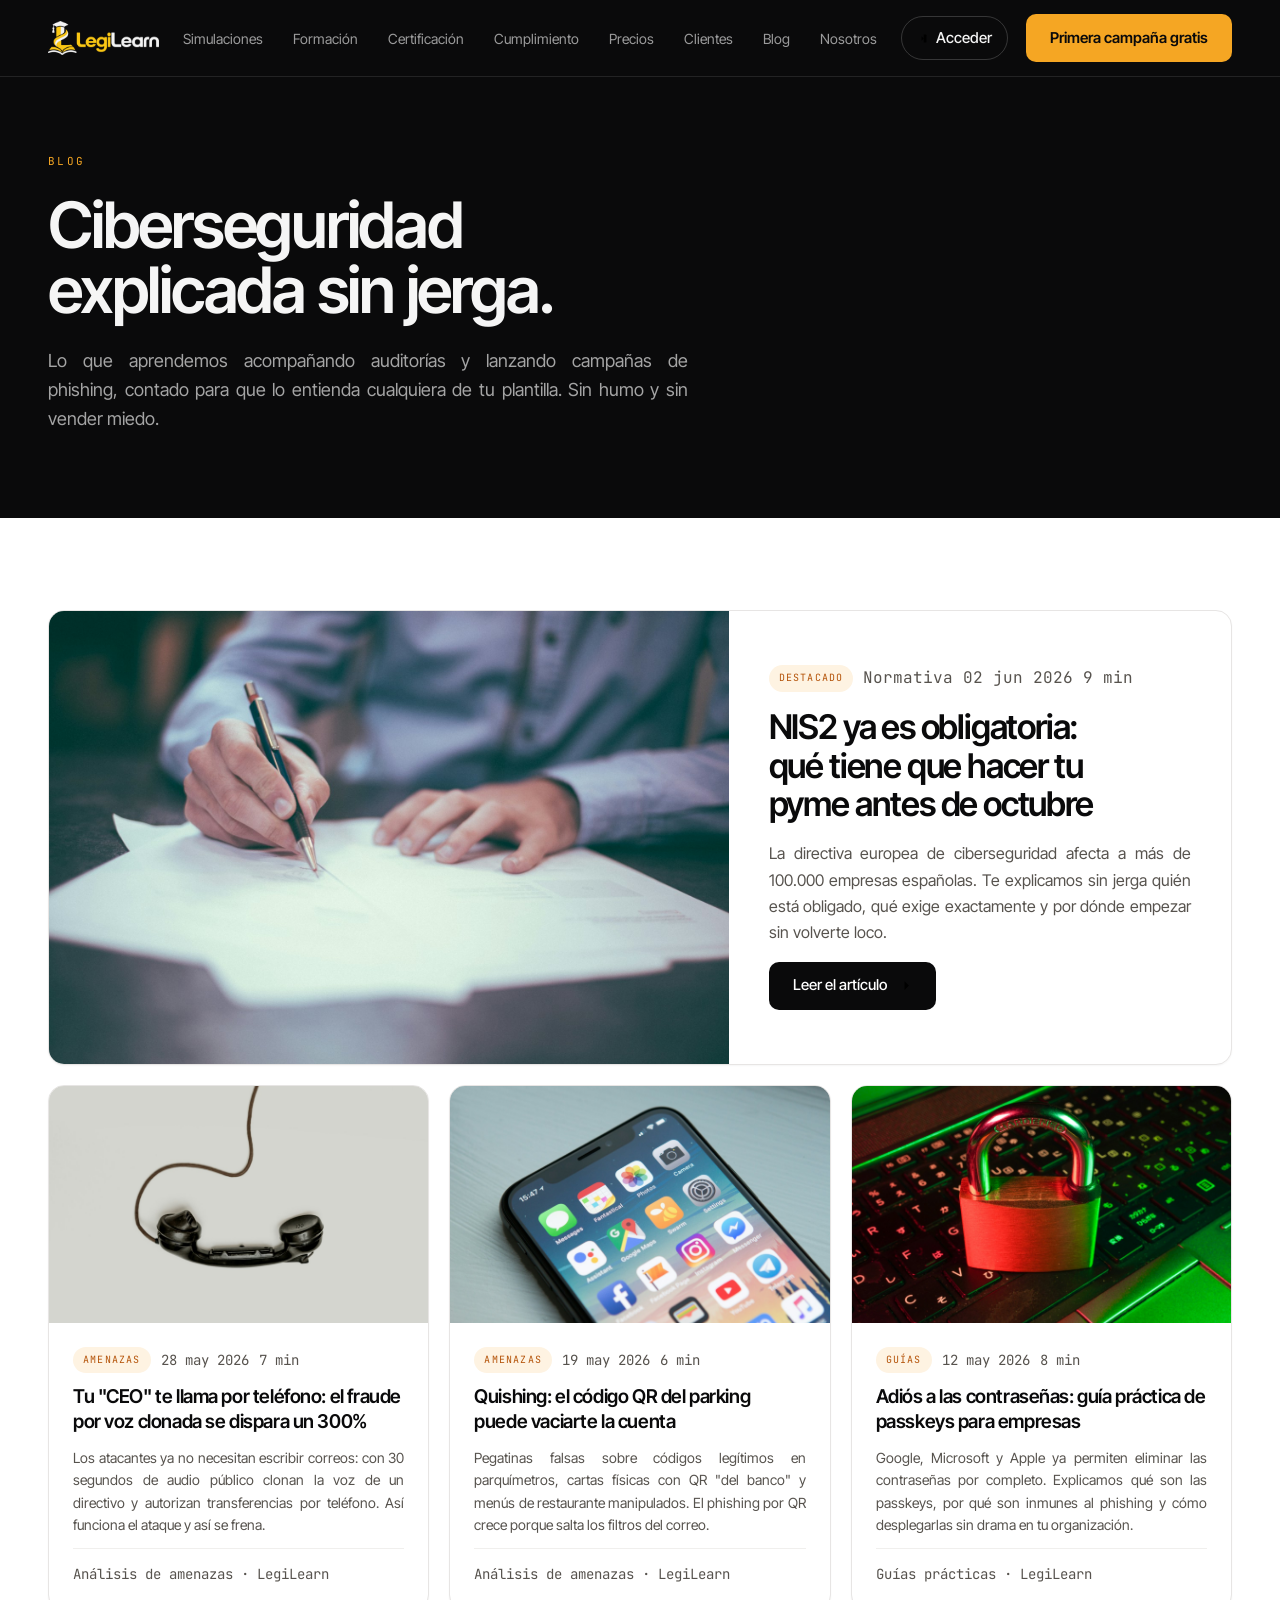
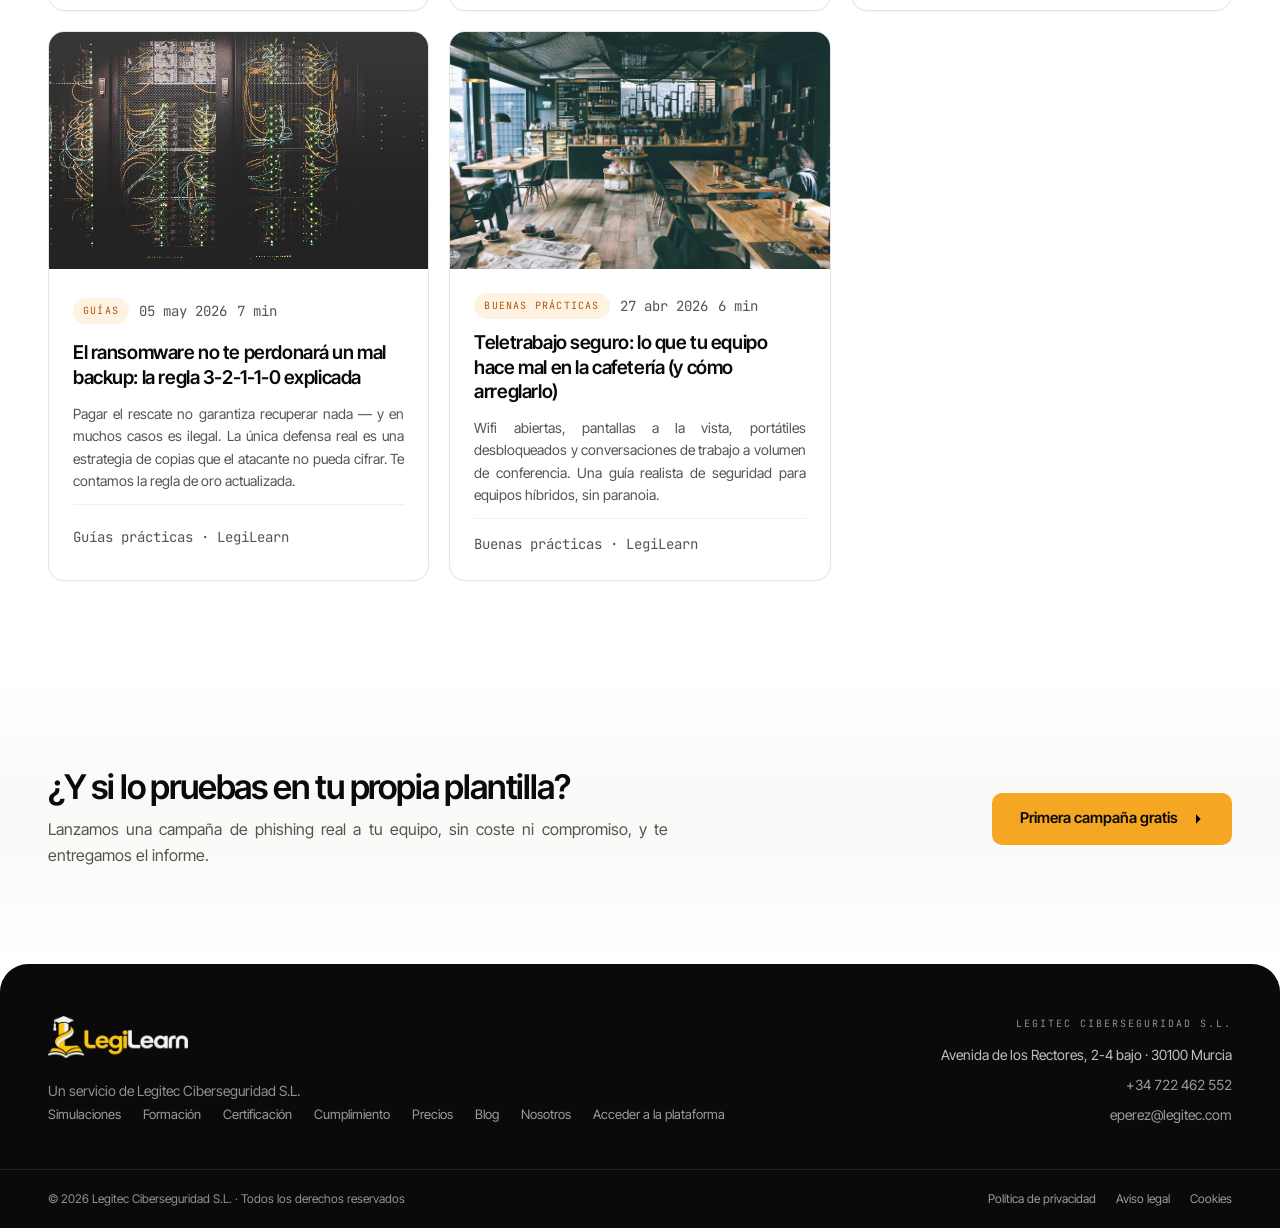
<file: blog.html>
<!doctype html>
<html lang="es">
<head>
<meta charset="utf-8">
<meta name="viewport" content="width=device-width, initial-scale=1">
<title>Blog de ciberseguridad: phishing, NIS2 y buenas prácticas | LegiLearn</title>
<meta name="description" content="Artículos sobre phishing, NIS2, ENS e ISO 27001 explicados sin jerga por el equipo de Legitec. Guías prácticas para proteger a tu plantilla.">
<link rel="canonical" href="https://web.legilearn.com/blog.html">
<meta name="robots" content="index, follow, max-image-preview:large, max-snippet:-1">
<meta name="theme-color" content="#0a0a0b">
<meta property="og:type" content="website">
<meta property="og:site_name" content="LegiLearn">
<meta property="og:locale" content="es_ES">
<meta property="og:url" content="https://web.legilearn.com/blog.html">
<meta property="og:title" content="Blog de ciberseguridad: phishing, NIS2 y buenas prácticas | LegiLearn">
<meta property="og:description" content="Artículos sobre phishing, NIS2, ENS e ISO 27001 explicados sin jerga por el equipo de Legitec. Guías prácticas para proteger a tu plantilla.">
<meta property="og:image" content="/uploads/blog/1450101499163.jpg">
<meta name="twitter:card" content="summary_large_image">
<meta name="twitter:title" content="Blog de ciberseguridad: phishing, NIS2 y buenas prácticas | LegiLearn">
<meta name="twitter:description" content="Artículos sobre phishing, NIS2, ENS e ISO 27001 explicados sin jerga por el equipo de Legitec. Guías prácticas para proteger a tu plantilla.">
<meta name="twitter:image" content="/uploads/blog/1450101499163.jpg">
<link rel="icon" type="image/png" href="assets/legilearn-icono.png">
<link rel="apple-touch-icon" href="assets/legilearn-isotipo.png">
<link rel="preload" href="assets/fonts/inter-tight-400-latin.woff2" as="font" type="font/woff2" crossorigin>
<link rel="preload" href="assets/fonts/inter-tight-600-latin.woff2" as="font" type="font/woff2" crossorigin>
<link rel="stylesheet" href="assets/fonts.css">
<link rel="stylesheet" href="assets/styles.css">
<script>document.documentElement.classList.add('js');</script>
<script type="application/ld+json">{"@context":"https://schema.org","@type":"Blog","name":"Blog de LegiLearn","url":"https://web.legilearn.com/blog.html","publisher":{"@type":"Organization","name":"LegiLearn","url":"https://web.legilearn.com/"},"blogPost":[{"@type":"BlogPosting","headline":"NIS2 ya es obligatoria: qué tiene que hacer tu pyme antes de octubre","description":"La directiva europea de ciberseguridad afecta a más de 100.000 empresas españolas. Te explicamos sin jerga quién está obligado, qué exige exactamente y por dónde empezar sin volverte loco.","url":"https://web.legilearn.com/blog/nis2-2026-pymes.html","image":"/uploads/blog/1450101499163.jpg","author":{"@type":"Organization","name":"Equipo Legitec · Normativa"}},{"@type":"BlogPosting","headline":"Tu \"CEO\" te llama por teléfono: el fraude por voz clonada se dispara un 300%","description":"Los atacantes ya no necesitan escribir correos: con 30 segundos de audio público clonan la voz de un directivo y autorizan transferencias por teléfono. Así funciona el ataque y así se frena.","url":"https://web.legilearn.com/blog/phishing-ia-deepfake-voz.html","image":"/uploads/blog/1523966211575.jpg","author":{"@type":"Organization","name":"Análisis de amenazas · LegiLearn"}},{"@type":"BlogPosting","headline":"Quishing: el código QR del parking puede vaciarte la cuenta","description":"Pegatinas falsas sobre códigos legítimos en parquímetros, cartas físicas con QR \"del banco\" y menús de restaurante manipulados. El phishing por QR crece porque salta los filtros del correo.","url":"https://web.legilearn.com/blog/qr-phishing-quishing.html","image":"/uploads/blog/1512941937669.jpg","author":{"@type":"Organization","name":"Análisis de amenazas · LegiLearn"}},{"@type":"BlogPosting","headline":"Adiós a las contraseñas: guía práctica de passkeys para empresas","description":"Google, Microsoft y Apple ya permiten eliminar las contraseñas por completo. Explicamos qué son las passkeys, por qué son inmunes al phishing y cómo desplegarlas sin drama en tu organización.","url":"https://web.legilearn.com/blog/contrasenas-passkeys-2026.html","image":"/uploads/blog/1614064641938.jpg","author":{"@type":"Organization","name":"Guías prácticas · LegiLearn"}},{"@type":"BlogPosting","headline":"El ransomware no te perdonará un mal backup: la regla 3-2-1-1-0 explicada","description":"Pagar el rescate no garantiza recuperar nada — y en muchos casos es ilegal. La única defensa real es una estrategia de copias que el atacante no pueda cifrar. Te contamos la regla de oro actualizada.","url":"https://web.legilearn.com/blog/ransomware-backup-3-2-1.html","image":"/uploads/blog/1558494949.jpg","author":{"@type":"Organization","name":"Guías prácticas · LegiLearn"}},{"@type":"BlogPosting","headline":"Teletrabajo seguro: lo que tu equipo hace mal en la cafetería (y cómo arreglarlo)","description":"Wifi abiertas, pantallas a la vista, portátiles desbloqueados y conversaciones de trabajo a volumen de conferencia. Una guía realista de seguridad para equipos híbridos, sin paranoia.","url":"https://web.legilearn.com/blog/teletrabajo-wifi-publica.html","image":"/uploads/blog/1521017432531.jpg","author":{"@type":"Organization","name":"Buenas prácticas · LegiLearn"}}]}</script>
</head>

<body>
<a class="skip-link" href="#contenido">Saltar al contenido</a>
<!-- Sprite de iconos: se usa con <use href="#i-…">.
     Generado por build-iconos.mjs a partir de Lucide 0.544.0 (licencia ISC).
     No editar a mano: un grosor de línea único es lo que mantiene el juego
     coherente, y retocar un icono suelto es justo lo que lo rompe. -->
<svg class="sr-only" aria-hidden="true" focusable="false" xmlns="http://www.w3.org/2000/svg"
     fill="none" stroke="currentColor" stroke-width="2" stroke-linecap="round" stroke-linejoin="round">
  <symbol id="i-check" viewBox="0 0 24 24"><path d="M20 6 9 17l-5-5" /></symbol>
  <symbol id="i-arrow" viewBox="0 0 24 24"><path d="M5 12h14" /> <path d="m12 5 7 7-7 7" /></symbol>
  <symbol id="i-down" viewBox="0 0 24 24"><path d="m6 9 6 6 6-6" /></symbol>
  <symbol id="i-menu" viewBox="0 0 24 24"><path d="M4 5h16" /> <path d="M4 12h16" /> <path d="M4 19h16" /></symbol>
  <symbol id="i-close" viewBox="0 0 24 24"><path d="M18 6 6 18" /> <path d="m6 6 12 12" /></symbol>
  <symbol id="i-login" viewBox="0 0 24 24"><path d="m10 17 5-5-5-5" /> <path d="M15 12H3" /> <path d="M15 3h4a2 2 0 0 1 2 2v14a2 2 0 0 1-2 2h-4" /></symbol>
  <symbol id="i-mail" viewBox="0 0 24 24"><path d="m22 7-8.991 5.727a2 2 0 0 1-2.009 0L2 7" /> <rect x="2" y="4" width="20" height="16" rx="2" /></symbol>
  <symbol id="i-inbox" viewBox="0 0 24 24"><polyline points="22 12 16 12 14 15 10 15 8 12 2 12" /> <path d="M5.45 5.11 2 12v6a2 2 0 0 0 2 2h16a2 2 0 0 0 2-2v-6l-3.45-6.89A2 2 0 0 0 16.76 4H7.24a2 2 0 0 0-1.79 1.11z" /></symbol>
  <symbol id="i-chat" viewBox="0 0 24 24"><path d="M22 17a2 2 0 0 1-2 2H6.828a2 2 0 0 0-1.414.586l-2.202 2.202A.71.71 0 0 1 2 21.286V5a2 2 0 0 1 2-2h16a2 2 0 0 1 2 2z" /></symbol>
  <symbol id="i-phone" viewBox="0 0 24 24"><path d="M13.832 16.568a1 1 0 0 0 1.213-.303l.355-.465A2 2 0 0 1 17 15h3a2 2 0 0 1 2 2v3a2 2 0 0 1-2 2A18 18 0 0 1 2 4a2 2 0 0 1 2-2h3a2 2 0 0 1 2 2v3a2 2 0 0 1-.8 1.6l-.468.351a1 1 0 0 0-.292 1.233 14 14 0 0 0 6.392 6.384" /></symbol>
  <symbol id="i-doc" viewBox="0 0 24 24"><path d="M15 2H6a2 2 0 0 0-2 2v16a2 2 0 0 0 2 2h12a2 2 0 0 0 2-2V7Z" /> <path d="M14 2v4a2 2 0 0 0 2 2h4" /> <path d="M10 9H8" /> <path d="M16 13H8" /> <path d="M16 17H8" /></symbol>
  <symbol id="i-clip" viewBox="0 0 24 24"><path d="m16 6-8.414 8.586a2 2 0 0 0 2.829 2.829l8.414-8.586a4 4 0 1 0-5.657-5.657l-8.379 8.551a6 6 0 1 0 8.485 8.485l8.379-8.551" /></symbol>
  <symbol id="i-list" viewBox="0 0 24 24"><path d="M13 5h8" /> <path d="M13 12h8" /> <path d="M13 19h8" /> <path d="m3 17 2 2 4-4" /> <path d="m3 7 2 2 4-4" /></symbol>
  <symbol id="i-pen" viewBox="0 0 24 24"><path d="M12 3H5a2 2 0 0 0-2 2v14a2 2 0 0 0 2 2h14a2 2 0 0 0 2-2v-7" /> <path d="M18.375 2.625a1 1 0 0 1 3 3l-9.013 9.014a2 2 0 0 1-.853.505l-2.873.84a.5.5 0 0 1-.62-.62l.84-2.873a2 2 0 0 1 .506-.852z" /></symbol>
  <symbol id="i-lock" viewBox="0 0 24 24"><rect width="18" height="11" x="3" y="11" rx="2" ry="2" /> <path d="M7 11V7a5 5 0 0 1 10 0v4" /></symbol>
  <symbol id="i-qr" viewBox="0 0 24 24"><rect width="5" height="5" x="3" y="3" rx="1" /> <rect width="5" height="5" x="16" y="3" rx="1" /> <rect width="5" height="5" x="3" y="16" rx="1" /> <path d="M21 16h-3a2 2 0 0 0-2 2v3" /> <path d="M21 21v.01" /> <path d="M12 7v3a2 2 0 0 1-2 2H7" /> <path d="M3 12h.01" /> <path d="M12 3h.01" /> <path d="M12 16v.01" /> <path d="M16 12h1" /> <path d="M21 12v.01" /> <path d="M12 21v-1" /></symbol>
  <symbol id="i-card" viewBox="0 0 24 24"><rect width="20" height="14" x="2" y="5" rx="2" /> <line x1="2" x2="22" y1="10" y2="10" /></symbol>
  <symbol id="i-cap" viewBox="0 0 24 24"><path d="M21.42 10.922a1 1 0 0 0-.019-1.838L12.83 5.18a2 2 0 0 0-1.66 0L2.6 9.08a1 1 0 0 0 0 1.832l8.57 3.908a2 2 0 0 0 1.66 0z" /> <path d="M22 10v6" /> <path d="M6 12.5V16a6 3 0 0 0 12 0v-3.5" /></symbol>
  <symbol id="i-chart" viewBox="0 0 24 24"><path d="M3 3v16a2 2 0 0 0 2 2h16" /> <path d="M18 17V9" /> <path d="M13 17V5" /> <path d="M8 17v-3" /></symbol>
  <symbol id="i-trend" viewBox="0 0 24 24"><path d="M16 7h6v6" /> <path d="m22 7-8.5 8.5-5-5L2 17" /></symbol>
  <symbol id="i-refresh" viewBox="0 0 24 24"><path d="M3 12a9 9 0 0 1 9-9 9.75 9.75 0 0 1 6.74 2.74L21 8" /> <path d="M21 3v5h-5" /> <path d="M21 12a9 9 0 0 1-9 9 9.75 9.75 0 0 1-6.74-2.74L3 16" /> <path d="M8 16H3v5" /></symbol>
  <symbol id="i-globe" viewBox="0 0 24 24"><circle cx="12" cy="12" r="10" /> <path d="M12 2a14.5 14.5 0 0 0 0 20 14.5 14.5 0 0 0 0-20" /> <path d="M2 12h20" /></symbol>
  <symbol id="i-puzzle" viewBox="0 0 24 24"><path d="M15.39 4.39a1 1 0 0 0 1.68-.474 2.5 2.5 0 1 1 3.014 3.015 1 1 0 0 0-.474 1.68l1.683 1.682a2.414 2.414 0 0 1 0 3.414L19.61 15.39a1 1 0 0 1-1.68-.474 2.5 2.5 0 1 0-3.014 3.015 1 1 0 0 1 .474 1.68l-1.683 1.682a2.414 2.414 0 0 1-3.414 0L8.61 19.61a1 1 0 0 0-1.68.474 2.5 2.5 0 1 1-3.014-3.015 1 1 0 0 0 .474-1.68l-1.683-1.682a2.414 2.414 0 0 1 0-3.414L4.39 8.61a1 1 0 0 1 1.68.474 2.5 2.5 0 1 0 3.014-3.015 1 1 0 0 1-.474-1.68l1.683-1.682a2.414 2.414 0 0 1 3.414 0z" /></symbol>
  <symbol id="i-gift" viewBox="0 0 24 24"><rect x="3" y="8" width="18" height="4" rx="1" /> <path d="M12 8v13" /> <path d="M19 12v7a2 2 0 0 1-2 2H7a2 2 0 0 1-2-2v-7" /> <path d="M7.5 8a2.5 2.5 0 0 1 0-5A4.8 8 0 0 1 12 8a4.8 8 0 0 1 4.5-5 2.5 2.5 0 0 1 0 5" /></symbol>
  <symbol id="i-play-circle" viewBox="0 0 24 24"><path d="M9 9.003a1 1 0 0 1 1.517-.859l4.997 2.997a1 1 0 0 1 0 1.718l-4.997 2.997A1 1 0 0 1 9 14.996z" /> <circle cx="12" cy="12" r="10" /></symbol>
  <symbol id="i-quote" viewBox="0 0 32 32" fill="currentColor" stroke="none"><path d="M10 18V10a4 4 0 0 1 4-4h2v2h-2a2 2 0 0 0-2 2v2h4v8h-6zm10 0V10a4 4 0 0 1 4-4h2v2h-2a2 2 0 0 0-2 2v2h4v8h-6z"/></symbol>
  <symbol id="i-play" viewBox="0 0 24 24" fill="currentColor"><polygon points="6 3 20 12 6 21"/></symbol>
</svg>
<header class="nav" data-nav>
  <div class="wrap nav__inner">
    <a class="brand" href="index.html" aria-label="LegiLearn, inicio">
      <img src="assets/legilearn-logo-oscuro.png" alt="LegiLearn" width="320" height="96">
    </a>

    <nav class="nav__links" id="menu" aria-label="Principal">
      <a class="nav__link" href="index.html#simulaciones">Simulaciones</a>
      <a class="nav__link" href="index.html#formacion">Formación</a>
      <a class="nav__link" href="index.html#certificados">Certificación</a>
      <a class="nav__link" href="index.html#cumplimiento">Cumplimiento</a>
      <a class="nav__link" href="index.html#precios">Precios</a>
      <a class="nav__link" href="index.html#clientes">Clientes</a>
      <a class="nav__link" href="blog.html" aria-current="page">Blog</a>
      <a class="nav__link" href="nosotros.html">Nosotros</a>
      <a class="nav__link nav__cta-m" href="index.html#contacto">Primera campaña gratis</a>
    </nav>

    <div class="nav__actions">
      <a class="nav__login" href="https://legilearn.com" aria-label="Acceder a la plataforma">
        <svg width="17" height="17" aria-hidden="true"><use href="#i-login"/></svg>
        <span>Acceder</span>
      </a>
      <a class="btn btn--amber" href="index.html#contacto">Primera campaña gratis</a>
      <button class="nav__toggle" type="button" data-nav-toggle aria-expanded="false" aria-controls="menu">
        <span class="sr-only">Abrir menú</span>
        <svg width="24" height="24" aria-hidden="true"><use href="#i-menu"/></svg>
      </button>
    </div>
  </div>
</header>

<main id="contenido">
  <section class="page-hero">
    <div class="wrap">
      <p class="page-hero__eyebrow">Blog</p>
      <h1>Ciberseguridad explicada sin jerga.</h1>
      <p class="page-hero__lead">Lo que aprendemos acompañando auditorías y lanzando campañas de phishing, contado para que lo entienda cualquiera de tu plantilla. Sin humo y sin vender miedo.</p>
    </div>
  </section>

  <section class="section">
    <div class="wrap">
      <article class="card card--hover post-featured">
        <a class="post-card__cover" href="blog/nis2-2026-pymes.html">
          <img src="/uploads/blog/1450101499163.jpg" alt="" fetchpriority="high" decoding="async">
        </a>
        <div class="post-card__body">
          <p class="post-meta"><span class="post-cat">Destacado</span><span>Normativa</span><span>02 jun 2026</span><span>9 min</span></p>
          <h2><a href="blog/nis2-2026-pymes.html">NIS2 ya es obligatoria: qué tiene que hacer tu pyme antes de octubre</a></h2>
          <p>La directiva europea de ciberseguridad afecta a más de 100.000 empresas españolas. Te explicamos sin jerga quién está obligado, qué exige exactamente y por dónde empezar sin volverte loco.</p>
          <p><a class="btn btn--dark" href="blog/nis2-2026-pymes.html">Leer el artículo <svg width="15" height="15" aria-hidden="true"><use href="#i-arrow"/></svg></a></p>
        </div>
      </article>

      <ul class="posts">
        <li><article class="card card--hover post-card">
          <a class="post-card__cover" href="blog/phishing-ia-deepfake-voz.html">
            <img src="/uploads/blog/1523966211575.jpg" alt="" loading="lazy" decoding="async">
          </a>
          <div class="post-card__body">
            <p class="post-meta"><span class="post-cat">Amenazas</span><span>28 may 2026</span><span>7 min</span></p>
            <h3><a href="blog/phishing-ia-deepfake-voz.html">Tu &quot;CEO&quot; te llama por teléfono: el fraude por voz clonada se dispara un 300%</a></h3>
            <p>Los atacantes ya no necesitan escribir correos: con 30 segundos de audio público clonan la voz de un directivo y autorizan transferencias por teléfono. Así funciona el ataque y así se frena.</p>
            <p class="post-meta" style="border-top:1px solid var(--line-3);padding-top:14px">Análisis de amenazas · LegiLearn</p>
          </div>
        </article></li>
        <li><article class="card card--hover post-card">
          <a class="post-card__cover" href="blog/qr-phishing-quishing.html">
            <img src="/uploads/blog/1512941937669.jpg" alt="" loading="lazy" decoding="async">
          </a>
          <div class="post-card__body">
            <p class="post-meta"><span class="post-cat">Amenazas</span><span>19 may 2026</span><span>6 min</span></p>
            <h3><a href="blog/qr-phishing-quishing.html">Quishing: el código QR del parking puede vaciarte la cuenta</a></h3>
            <p>Pegatinas falsas sobre códigos legítimos en parquímetros, cartas físicas con QR &quot;del banco&quot; y menús de restaurante manipulados. El phishing por QR crece porque salta los filtros del correo.</p>
            <p class="post-meta" style="border-top:1px solid var(--line-3);padding-top:14px">Análisis de amenazas · LegiLearn</p>
          </div>
        </article></li>
        <li><article class="card card--hover post-card">
          <a class="post-card__cover" href="blog/contrasenas-passkeys-2026.html">
            <img src="/uploads/blog/1614064641938.jpg" alt="" loading="lazy" decoding="async">
          </a>
          <div class="post-card__body">
            <p class="post-meta"><span class="post-cat">Guías</span><span>12 may 2026</span><span>8 min</span></p>
            <h3><a href="blog/contrasenas-passkeys-2026.html">Adiós a las contraseñas: guía práctica de passkeys para empresas</a></h3>
            <p>Google, Microsoft y Apple ya permiten eliminar las contraseñas por completo. Explicamos qué son las passkeys, por qué son inmunes al phishing y cómo desplegarlas sin drama en tu organización.</p>
            <p class="post-meta" style="border-top:1px solid var(--line-3);padding-top:14px">Guías prácticas · LegiLearn</p>
          </div>
        </article></li>
        <li><article class="card card--hover post-card">
          <a class="post-card__cover" href="blog/ransomware-backup-3-2-1.html">
            <img src="/uploads/blog/1558494949.jpg" alt="" loading="lazy" decoding="async">
          </a>
          <div class="post-card__body">
            <p class="post-meta"><span class="post-cat">Guías</span><span>05 may 2026</span><span>7 min</span></p>
            <h3><a href="blog/ransomware-backup-3-2-1.html">El ransomware no te perdonará un mal backup: la regla 3-2-1-1-0 explicada</a></h3>
            <p>Pagar el rescate no garantiza recuperar nada — y en muchos casos es ilegal. La única defensa real es una estrategia de copias que el atacante no pueda cifrar. Te contamos la regla de oro actualizada.</p>
            <p class="post-meta" style="border-top:1px solid var(--line-3);padding-top:14px">Guías prácticas · LegiLearn</p>
          </div>
        </article></li>
        <li><article class="card card--hover post-card">
          <a class="post-card__cover" href="blog/teletrabajo-wifi-publica.html">
            <img src="/uploads/blog/1521017432531.jpg" alt="" loading="lazy" decoding="async">
          </a>
          <div class="post-card__body">
            <p class="post-meta"><span class="post-cat">Buenas prácticas</span><span>27 abr 2026</span><span>6 min</span></p>
            <h3><a href="blog/teletrabajo-wifi-publica.html">Teletrabajo seguro: lo que tu equipo hace mal en la cafetería (y cómo arreglarlo)</a></h3>
            <p>Wifi abiertas, pantallas a la vista, portátiles desbloqueados y conversaciones de trabajo a volumen de conferencia. Una guía realista de seguridad para equipos híbridos, sin paranoia.</p>
            <p class="post-meta" style="border-top:1px solid var(--line-3);padding-top:14px">Buenas prácticas · LegiLearn</p>
          </div>
        </article></li>
      </ul>
    </div>
  </section>

  <section class="section--sand">
    <div class="wrap" style="display:flex;flex-wrap:wrap;align-items:center;justify-content:space-between;gap:24px">
      <div style="display:flex;flex-direction:column;gap:10px;max-width:620px">
        <h2 style="font-size:clamp(26px,3vw,34px)">¿Y si lo pruebas en tu propia plantilla?</h2>
        <p class="lead-copy">Lanzamos una campaña de phishing real a tu equipo, sin coste ni compromiso, y te entregamos el informe.</p>
      </div>
      <a class="btn btn--amber btn--lg" href="index.html#contacto">Primera campaña gratis <svg width="16" height="16" aria-hidden="true"><use href="#i-arrow"/></svg></a>
    </div>
  </section>
</main>
<footer class="footer">
  <div class="footer__slab">
    <div class="wrap footer__top">
      <div>
        <a class="brand brand--footer" href="index.html" aria-label="LegiLearn, inicio">
          <img src="assets/legilearn-logo-oscuro.png" alt="LegiLearn" width="320" height="96">
        </a>
        <p style="font-size:14px;color:rgba(245,245,245,.58);margin-top:16px">Un servicio de Legitec Ciberseguridad S.L.</p>
        <nav class="footer__links" aria-label="Secciones">
          <a class="nav__link" href="index.html#simulaciones">Simulaciones</a>
          <a class="nav__link" href="index.html#formacion">Formación</a>
          <a class="nav__link" href="index.html#certificados">Certificación</a>
          <a class="nav__link" href="index.html#cumplimiento">Cumplimiento</a>
          <a class="nav__link" href="index.html#precios">Precios</a>
          <a class="nav__link" href="blog.html">Blog</a>
          <a class="nav__link" href="nosotros.html">Nosotros</a>
          <a class="nav__link footer__login" href="https://legilearn.com">Acceder a la plataforma</a>
        </nav>
      </div>
      <address class="footer__contact" style="font-style:normal">
        <span class="mono" style="font-size:10px;letter-spacing:.2em;color:rgba(245,245,245,.58);margin-bottom:4px">LEGITEC CIBERSEGURIDAD S.L.</span>
        <span>Avenida de los Rectores, 2-4 bajo · 30100 Murcia</span>
        <a class="nav__link num" href="tel:+34722462552">+34 722 462 552</a>
        <a class="nav__link" href="mailto:eperez@legitec.com">eperez@legitec.com</a>
      </address>
    </div>
    <div class="footer__legal">
      <div class="wrap">
        <span>© 2026 Legitec Ciberseguridad S.L. · Todos los derechos reservados</span>
        <ul>
          <li><a class="nav__link" href="#">Política de privacidad</a></li>
          <li><a class="nav__link" href="#">Aviso legal</a></li>
          <li><a class="nav__link" href="#">Cookies</a></li>
        </ul>
      </div>
    </div>
  </div>
</footer>

<script src="assets/app.js" defer></script>
</body>
</html>
</file>
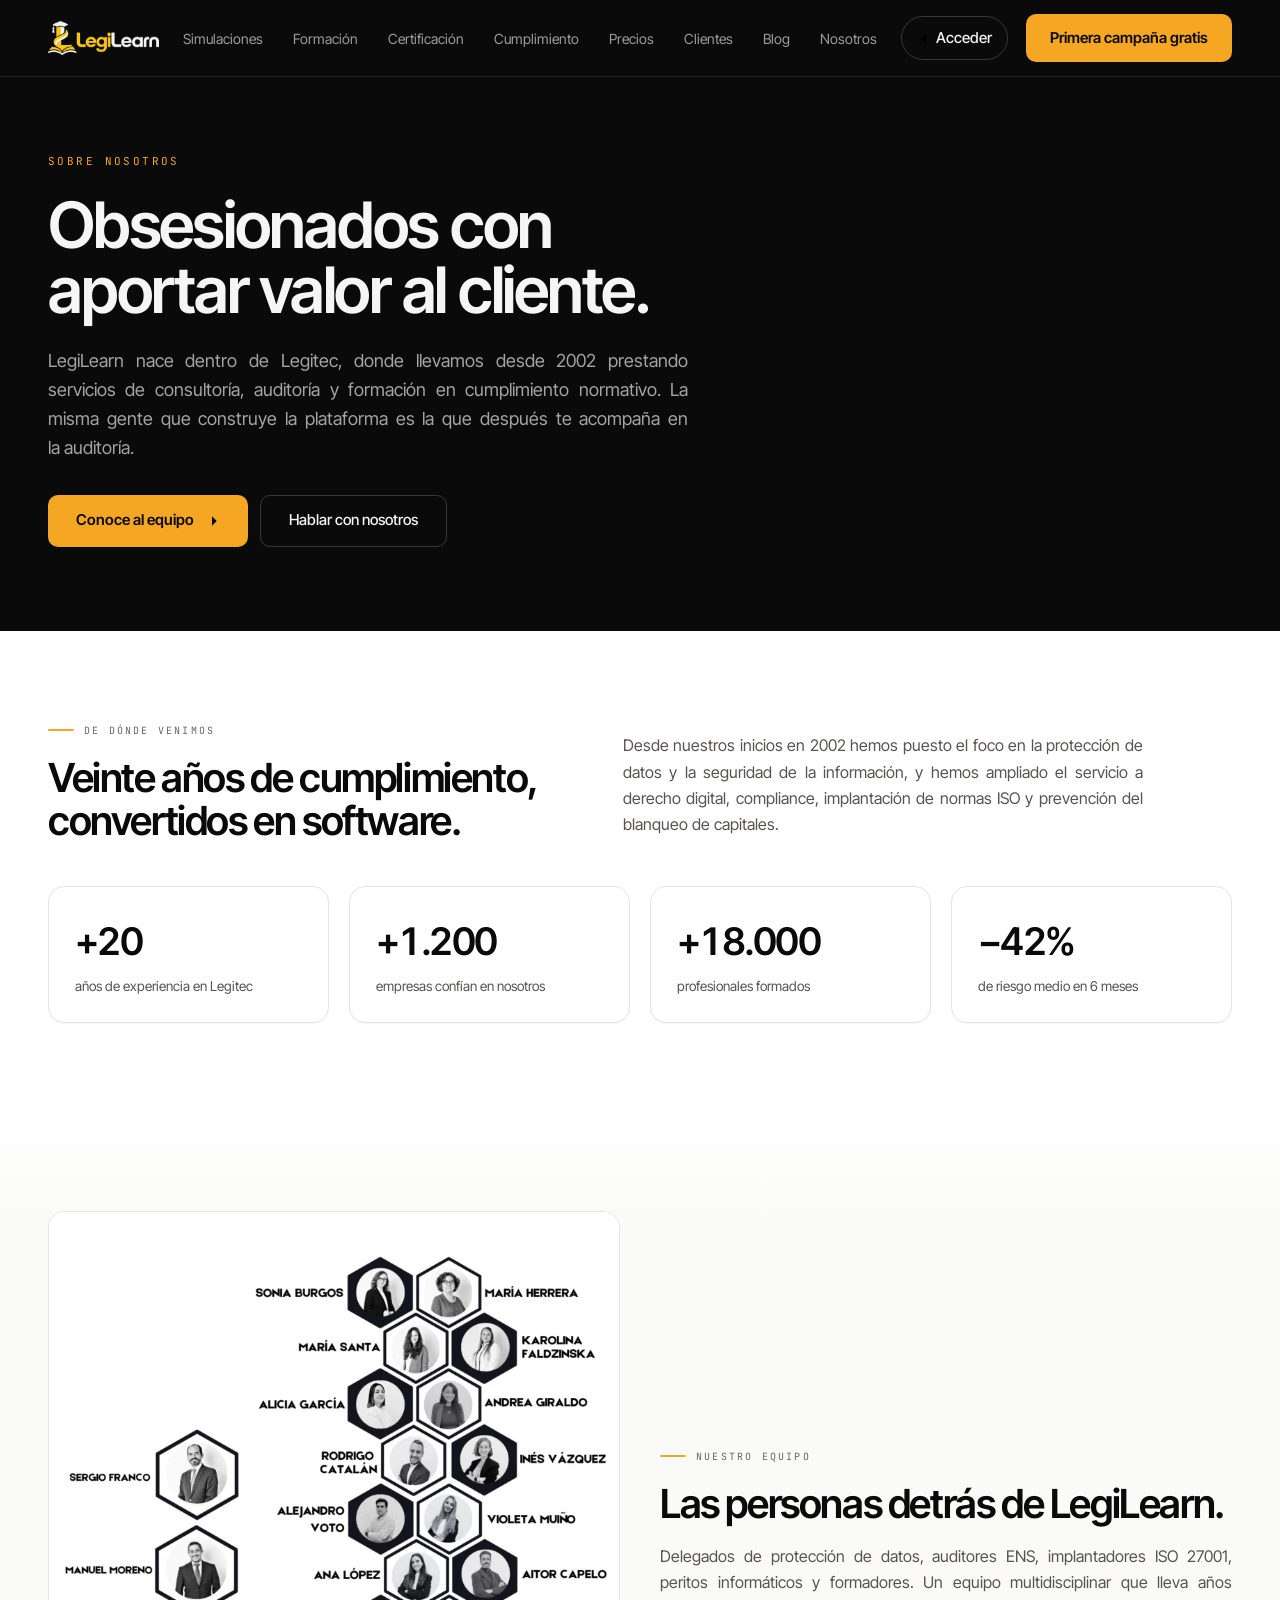
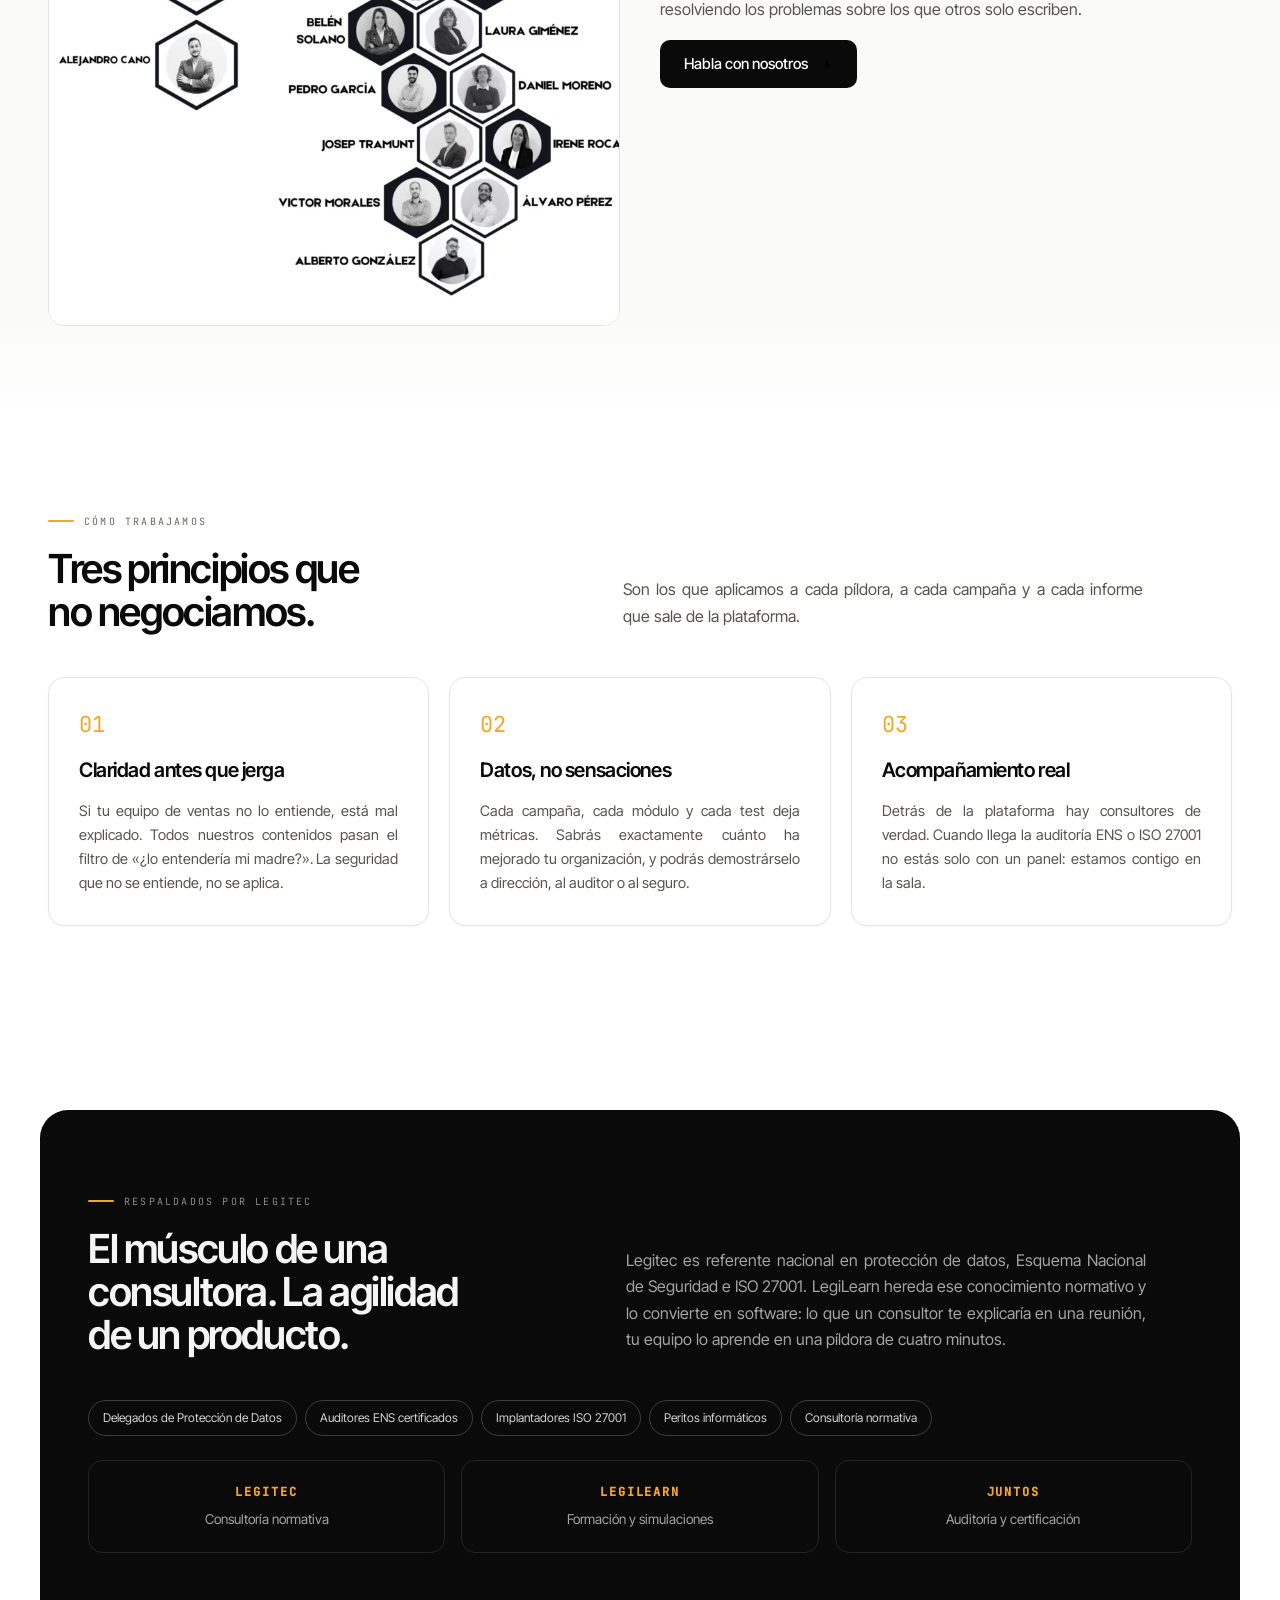
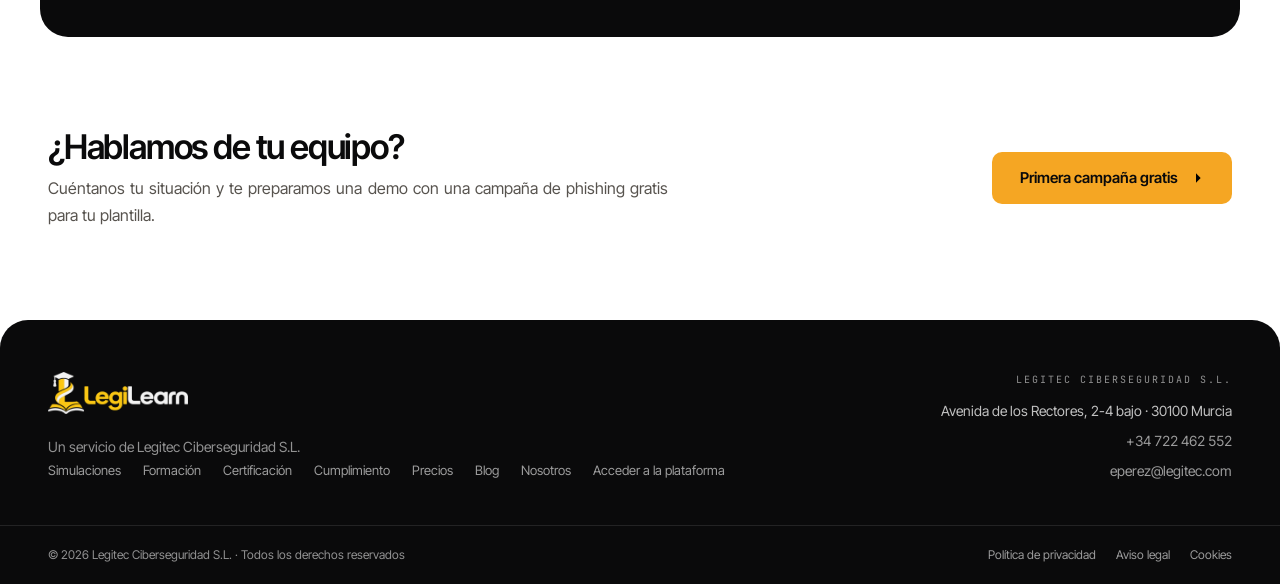
<file: nosotros.html>
<!doctype html>
<html lang="es">
<head>
<meta charset="utf-8">
<meta name="viewport" content="width=device-width, initial-scale=1">
<title>Sobre nosotros: el equipo de Legitec detrás de LegiLearn</title>
<meta name="description" content="LegiLearn nace dentro de Legitec, consultora de protección de datos, ENS e ISO 27001 desde 2002. Más de 1.200 empresas y 18.000 profesionales formados.">
<link rel="canonical" href="https://web.legilearn.com/nosotros.html">
<meta name="robots" content="index, follow, max-image-preview:large, max-snippet:-1">
<meta name="theme-color" content="#0a0a0b">
<meta property="og:type" content="website">
<meta property="og:site_name" content="LegiLearn">
<meta property="og:locale" content="es_ES">
<meta property="og:url" content="https://web.legilearn.com/nosotros.html">
<meta property="og:title" content="Sobre nosotros: el equipo de Legitec detrás de LegiLearn">
<meta property="og:description" content="LegiLearn nace dentro de Legitec, consultora de protección de datos, ENS e ISO 27001 desde 2002. Más de 1.200 empresas y 18.000 profesionales formados.">
<meta property="og:image" content="https://web.legilearn.com/uploads/equipo.webp">
<meta name="twitter:card" content="summary_large_image">
<meta name="twitter:title" content="Sobre nosotros: el equipo de Legitec detrás de LegiLearn">
<meta name="twitter:description" content="LegiLearn nace dentro de Legitec, consultora de protección de datos, ENS e ISO 27001 desde 2002. Más de 1.200 empresas y 18.000 profesionales formados.">
<meta name="twitter:image" content="https://web.legilearn.com/uploads/equipo.webp">
<link rel="icon" type="image/png" href="assets/legilearn-icono.png">
<link rel="apple-touch-icon" href="assets/legilearn-isotipo.png">
<link rel="preload" href="assets/fonts/inter-tight-400-latin.woff2" as="font" type="font/woff2" crossorigin>
<link rel="preload" href="assets/fonts/inter-tight-600-latin.woff2" as="font" type="font/woff2" crossorigin>
<link rel="stylesheet" href="assets/fonts.css">
<link rel="stylesheet" href="assets/styles.css">
<script>document.documentElement.classList.add('js');</script>
</head>

<body>
<a class="skip-link" href="#contenido">Saltar al contenido</a>
<!-- Sprite de iconos: se usa con <use href="#i-…">.
     Generado por build-iconos.mjs a partir de Lucide 0.544.0 (licencia ISC).
     No editar a mano: un grosor de línea único es lo que mantiene el juego
     coherente, y retocar un icono suelto es justo lo que lo rompe. -->
<svg class="sr-only" aria-hidden="true" focusable="false" xmlns="http://www.w3.org/2000/svg"
     fill="none" stroke="currentColor" stroke-width="2" stroke-linecap="round" stroke-linejoin="round">
  <symbol id="i-check" viewBox="0 0 24 24"><path d="M20 6 9 17l-5-5" /></symbol>
  <symbol id="i-arrow" viewBox="0 0 24 24"><path d="M5 12h14" /> <path d="m12 5 7 7-7 7" /></symbol>
  <symbol id="i-down" viewBox="0 0 24 24"><path d="m6 9 6 6 6-6" /></symbol>
  <symbol id="i-menu" viewBox="0 0 24 24"><path d="M4 5h16" /> <path d="M4 12h16" /> <path d="M4 19h16" /></symbol>
  <symbol id="i-close" viewBox="0 0 24 24"><path d="M18 6 6 18" /> <path d="m6 6 12 12" /></symbol>
  <symbol id="i-login" viewBox="0 0 24 24"><path d="m10 17 5-5-5-5" /> <path d="M15 12H3" /> <path d="M15 3h4a2 2 0 0 1 2 2v14a2 2 0 0 1-2 2h-4" /></symbol>
  <symbol id="i-mail" viewBox="0 0 24 24"><path d="m22 7-8.991 5.727a2 2 0 0 1-2.009 0L2 7" /> <rect x="2" y="4" width="20" height="16" rx="2" /></symbol>
  <symbol id="i-inbox" viewBox="0 0 24 24"><polyline points="22 12 16 12 14 15 10 15 8 12 2 12" /> <path d="M5.45 5.11 2 12v6a2 2 0 0 0 2 2h16a2 2 0 0 0 2-2v-6l-3.45-6.89A2 2 0 0 0 16.76 4H7.24a2 2 0 0 0-1.79 1.11z" /></symbol>
  <symbol id="i-chat" viewBox="0 0 24 24"><path d="M22 17a2 2 0 0 1-2 2H6.828a2 2 0 0 0-1.414.586l-2.202 2.202A.71.71 0 0 1 2 21.286V5a2 2 0 0 1 2-2h16a2 2 0 0 1 2 2z" /></symbol>
  <symbol id="i-phone" viewBox="0 0 24 24"><path d="M13.832 16.568a1 1 0 0 0 1.213-.303l.355-.465A2 2 0 0 1 17 15h3a2 2 0 0 1 2 2v3a2 2 0 0 1-2 2A18 18 0 0 1 2 4a2 2 0 0 1 2-2h3a2 2 0 0 1 2 2v3a2 2 0 0 1-.8 1.6l-.468.351a1 1 0 0 0-.292 1.233 14 14 0 0 0 6.392 6.384" /></symbol>
  <symbol id="i-doc" viewBox="0 0 24 24"><path d="M15 2H6a2 2 0 0 0-2 2v16a2 2 0 0 0 2 2h12a2 2 0 0 0 2-2V7Z" /> <path d="M14 2v4a2 2 0 0 0 2 2h4" /> <path d="M10 9H8" /> <path d="M16 13H8" /> <path d="M16 17H8" /></symbol>
  <symbol id="i-clip" viewBox="0 0 24 24"><path d="m16 6-8.414 8.586a2 2 0 0 0 2.829 2.829l8.414-8.586a4 4 0 1 0-5.657-5.657l-8.379 8.551a6 6 0 1 0 8.485 8.485l8.379-8.551" /></symbol>
  <symbol id="i-list" viewBox="0 0 24 24"><path d="M13 5h8" /> <path d="M13 12h8" /> <path d="M13 19h8" /> <path d="m3 17 2 2 4-4" /> <path d="m3 7 2 2 4-4" /></symbol>
  <symbol id="i-pen" viewBox="0 0 24 24"><path d="M12 3H5a2 2 0 0 0-2 2v14a2 2 0 0 0 2 2h14a2 2 0 0 0 2-2v-7" /> <path d="M18.375 2.625a1 1 0 0 1 3 3l-9.013 9.014a2 2 0 0 1-.853.505l-2.873.84a.5.5 0 0 1-.62-.62l.84-2.873a2 2 0 0 1 .506-.852z" /></symbol>
  <symbol id="i-lock" viewBox="0 0 24 24"><rect width="18" height="11" x="3" y="11" rx="2" ry="2" /> <path d="M7 11V7a5 5 0 0 1 10 0v4" /></symbol>
  <symbol id="i-qr" viewBox="0 0 24 24"><rect width="5" height="5" x="3" y="3" rx="1" /> <rect width="5" height="5" x="16" y="3" rx="1" /> <rect width="5" height="5" x="3" y="16" rx="1" /> <path d="M21 16h-3a2 2 0 0 0-2 2v3" /> <path d="M21 21v.01" /> <path d="M12 7v3a2 2 0 0 1-2 2H7" /> <path d="M3 12h.01" /> <path d="M12 3h.01" /> <path d="M12 16v.01" /> <path d="M16 12h1" /> <path d="M21 12v.01" /> <path d="M12 21v-1" /></symbol>
  <symbol id="i-card" viewBox="0 0 24 24"><rect width="20" height="14" x="2" y="5" rx="2" /> <line x1="2" x2="22" y1="10" y2="10" /></symbol>
  <symbol id="i-cap" viewBox="0 0 24 24"><path d="M21.42 10.922a1 1 0 0 0-.019-1.838L12.83 5.18a2 2 0 0 0-1.66 0L2.6 9.08a1 1 0 0 0 0 1.832l8.57 3.908a2 2 0 0 0 1.66 0z" /> <path d="M22 10v6" /> <path d="M6 12.5V16a6 3 0 0 0 12 0v-3.5" /></symbol>
  <symbol id="i-chart" viewBox="0 0 24 24"><path d="M3 3v16a2 2 0 0 0 2 2h16" /> <path d="M18 17V9" /> <path d="M13 17V5" /> <path d="M8 17v-3" /></symbol>
  <symbol id="i-trend" viewBox="0 0 24 24"><path d="M16 7h6v6" /> <path d="m22 7-8.5 8.5-5-5L2 17" /></symbol>
  <symbol id="i-refresh" viewBox="0 0 24 24"><path d="M3 12a9 9 0 0 1 9-9 9.75 9.75 0 0 1 6.74 2.74L21 8" /> <path d="M21 3v5h-5" /> <path d="M21 12a9 9 0 0 1-9 9 9.75 9.75 0 0 1-6.74-2.74L3 16" /> <path d="M8 16H3v5" /></symbol>
  <symbol id="i-globe" viewBox="0 0 24 24"><circle cx="12" cy="12" r="10" /> <path d="M12 2a14.5 14.5 0 0 0 0 20 14.5 14.5 0 0 0 0-20" /> <path d="M2 12h20" /></symbol>
  <symbol id="i-puzzle" viewBox="0 0 24 24"><path d="M15.39 4.39a1 1 0 0 0 1.68-.474 2.5 2.5 0 1 1 3.014 3.015 1 1 0 0 0-.474 1.68l1.683 1.682a2.414 2.414 0 0 1 0 3.414L19.61 15.39a1 1 0 0 1-1.68-.474 2.5 2.5 0 1 0-3.014 3.015 1 1 0 0 1 .474 1.68l-1.683 1.682a2.414 2.414 0 0 1-3.414 0L8.61 19.61a1 1 0 0 0-1.68.474 2.5 2.5 0 1 1-3.014-3.015 1 1 0 0 0 .474-1.68l-1.683-1.682a2.414 2.414 0 0 1 0-3.414L4.39 8.61a1 1 0 0 1 1.68.474 2.5 2.5 0 1 0 3.014-3.015 1 1 0 0 1-.474-1.68l1.683-1.682a2.414 2.414 0 0 1 3.414 0z" /></symbol>
  <symbol id="i-gift" viewBox="0 0 24 24"><rect x="3" y="8" width="18" height="4" rx="1" /> <path d="M12 8v13" /> <path d="M19 12v7a2 2 0 0 1-2 2H7a2 2 0 0 1-2-2v-7" /> <path d="M7.5 8a2.5 2.5 0 0 1 0-5A4.8 8 0 0 1 12 8a4.8 8 0 0 1 4.5-5 2.5 2.5 0 0 1 0 5" /></symbol>
  <symbol id="i-play-circle" viewBox="0 0 24 24"><path d="M9 9.003a1 1 0 0 1 1.517-.859l4.997 2.997a1 1 0 0 1 0 1.718l-4.997 2.997A1 1 0 0 1 9 14.996z" /> <circle cx="12" cy="12" r="10" /></symbol>
  <symbol id="i-quote" viewBox="0 0 32 32" fill="currentColor" stroke="none"><path d="M10 18V10a4 4 0 0 1 4-4h2v2h-2a2 2 0 0 0-2 2v2h4v8h-6zm10 0V10a4 4 0 0 1 4-4h2v2h-2a2 2 0 0 0-2 2v2h4v8h-6z"/></symbol>
  <symbol id="i-play" viewBox="0 0 24 24" fill="currentColor"><polygon points="6 3 20 12 6 21"/></symbol>
</svg>
<header class="nav" data-nav>
  <div class="wrap nav__inner">
    <a class="brand" href="index.html" aria-label="LegiLearn, inicio">
      <img src="assets/legilearn-logo-oscuro.png" alt="LegiLearn" width="320" height="96">
    </a>

    <nav class="nav__links" id="menu" aria-label="Principal">
      <a class="nav__link" href="index.html#simulaciones">Simulaciones</a>
      <a class="nav__link" href="index.html#formacion">Formación</a>
      <a class="nav__link" href="index.html#certificados">Certificación</a>
      <a class="nav__link" href="index.html#cumplimiento">Cumplimiento</a>
      <a class="nav__link" href="index.html#precios">Precios</a>
      <a class="nav__link" href="index.html#clientes">Clientes</a>
      <a class="nav__link" href="blog.html">Blog</a>
      <a class="nav__link" href="nosotros.html" aria-current="page">Nosotros</a>
      <a class="nav__link nav__cta-m" href="index.html#contacto">Primera campaña gratis</a>
    </nav>

    <div class="nav__actions">
      <a class="nav__login" href="https://legilearn.com" aria-label="Acceder a la plataforma">
        <svg width="17" height="17" aria-hidden="true"><use href="#i-login"/></svg>
        <span>Acceder</span>
      </a>
      <a class="btn btn--amber" href="index.html#contacto">Primera campaña gratis</a>
      <button class="nav__toggle" type="button" data-nav-toggle aria-expanded="false" aria-controls="menu">
        <span class="sr-only">Abrir menú</span>
        <svg width="24" height="24" aria-hidden="true"><use href="#i-menu"/></svg>
      </button>
    </div>
  </div>
</header>

<main id="contenido">
  <section class="page-hero">
    <div class="wrap">
      <p class="page-hero__eyebrow">Sobre nosotros</p>
      <h1>Obsesionados con aportar valor al cliente.</h1>
      <p class="page-hero__lead">LegiLearn nace dentro de Legitec, donde llevamos desde 2002 prestando servicios de consultoría, auditoría y formación en cumplimiento normativo. La misma gente que construye la plataforma es la que después te acompaña en la auditoría.</p>
      <p class="page-hero__cta">
        <a class="btn btn--amber btn--lg" href="#equipo">Conoce al equipo <svg width="16" height="16" aria-hidden="true"><use href="#i-arrow"/></svg></a>
        <a class="btn btn--ghost-dark btn--lg" href="index.html#contacto">Hablar con nosotros</a>
      </p>
    </div>
  </section>

  <section class="section">
    <div class="wrap">
      <div class="head reveal">
        <div class="head__title">
          <p class="eyebrow">De dónde venimos</p>
          <h2>Veinte años de cumplimiento, convertidos en software.</h2>
        </div>
        <p class="head__lead">Desde nuestros inicios en 2002 hemos puesto el foco en la protección de datos y la seguridad de la información, y hemos ampliado el servicio a derecho digital, compliance, implantación de normas ISO y prevención del blanqueo de capitales.</p>
      </div>

      <ul class="stats reveal">
        <li class="card stat"><b class="num">+20</b><span>años de experiencia en Legitec</span></li>
        <li class="card stat"><b class="num">+1.200</b><span>empresas confían en nosotros</span></li>
        <li class="card stat"><b class="num">+18.000</b><span>profesionales formados</span></li>
        <li class="card stat"><b class="num">−42%</b><span>de riesgo medio en 6 meses</span></li>
      </ul>
    </div>
  </section>

  <section class="section--sand" id="equipo">
    <div class="wrap">
      <div class="duo reveal">
        <img src="uploads/equipo.webp" width="1200" height="800" loading="lazy" decoding="async"
             alt="Equipo de Legitec reunido en la oficina de Murcia">
        <div style="display:flex;flex-direction:column;gap:18px">
          <p class="eyebrow">Nuestro equipo</p>
          <h2>Las personas detrás de LegiLearn.</h2>
          <p class="lead-copy">Delegados de protección de datos, auditores ENS, implantadores ISO 27001, peritos informáticos y formadores. Un equipo multidisciplinar que lleva años resolviendo los problemas sobre los que otros solo escriben.</p>
          <p><a class="btn btn--dark" href="index.html#contacto">Habla con nosotros <svg width="15" height="15" aria-hidden="true"><use href="#i-arrow"/></svg></a></p>
        </div>
      </div>
    </div>
  </section>

  <section class="section">
    <div class="wrap">
      <div class="head reveal">
        <div class="head__title">
          <p class="eyebrow">Cómo trabajamos</p>
          <h2>Tres principios que no negociamos.</h2>
        </div>
        <p class="head__lead">Son los que aplicamos a cada píldora, a cada campaña y a cada informe que sale de la plataforma.</p>
      </div>

      <ul class="principles reveal">
        <li class="card card--hover principle">
          <span class="principle__no">01</span>
          <h3>Claridad antes que jerga</h3>
          <p>Si tu equipo de ventas no lo entiende, está mal explicado. Todos nuestros contenidos pasan el filtro de «¿lo entendería mi madre?». La seguridad que no se entiende, no se aplica.</p>
        </li>
        <li class="card card--hover principle">
          <span class="principle__no">02</span>
          <h3>Datos, no sensaciones</h3>
          <p>Cada campaña, cada módulo y cada test deja métricas. Sabrás exactamente cuánto ha mejorado tu organización, y podrás demostrárselo a dirección, al auditor o al seguro.</p>
        </li>
        <li class="card card--hover principle">
          <span class="principle__no">03</span>
          <h3>Acompañamiento real</h3>
          <p>Detrás de la plataforma hay consultores de verdad. Cuando llega la auditoría ENS o ISO 27001 no estás solo con un panel: estamos contigo en la sala.</p>
        </li>
      </ul>
    </div>
  </section>

  <div class="slab-wrap">
    <div class="wrap wrap--slab">
      <section class="slab">
        <div class="head reveal">
          <div class="head__title">
            <p class="eyebrow">Respaldados por Legitec</p>
            <h2>El músculo de una consultora. La agilidad de un producto.</h2>
          </div>
          <p class="head__lead">Legitec es referente nacional en protección de datos, Esquema Nacional de Seguridad e ISO 27001. LegiLearn hereda ese conocimiento normativo y lo convierte en software: lo que un consultor te explicaría en una reunión, tu equipo lo aprende en una píldora de cuatro minutos.</p>
        </div>

        <ul style="display:flex;flex-wrap:wrap;gap:8px;margin-bottom:24px" class="reveal">
          <li class="chip chip--dark">Delegados de Protección de Datos</li>
          <li class="chip chip--dark">Auditores ENS certificados</li>
          <li class="chip chip--dark">Implantadores ISO 27001</li>
          <li class="chip chip--dark">Peritos informáticos</li>
          <li class="chip chip--dark">Consultoría normativa</li>
        </ul>

        <ul class="chain reveal">
          <li class="chain__step"><b>LEGITEC</b><span>Consultoría normativa</span></li>
          <li class="chain__step"><b>LEGILEARN</b><span>Formación y simulaciones</span></li>
          <li class="chain__step"><b>JUNTOS</b><span>Auditoría y certificación</span></li>
        </ul>
      </section>
    </div>
  </div>

  <section class="section">
    <div class="wrap" style="display:flex;flex-wrap:wrap;align-items:center;justify-content:space-between;gap:24px">
      <div style="display:flex;flex-direction:column;gap:10px;max-width:620px">
        <h2 style="font-size:clamp(26px,3vw,34px)">¿Hablamos de tu equipo?</h2>
        <p class="lead-copy">Cuéntanos tu situación y te preparamos una demo con una campaña de phishing gratis para tu plantilla.</p>
      </div>
      <a class="btn btn--amber btn--lg" href="index.html#contacto">Primera campaña gratis <svg width="16" height="16" aria-hidden="true"><use href="#i-arrow"/></svg></a>
    </div>
  </section>
</main>
<footer class="footer">
  <div class="footer__slab">
    <div class="wrap footer__top">
      <div>
        <a class="brand brand--footer" href="index.html" aria-label="LegiLearn, inicio">
          <img src="assets/legilearn-logo-oscuro.png" alt="LegiLearn" width="320" height="96">
        </a>
        <p style="font-size:14px;color:rgba(245,245,245,.58);margin-top:16px">Un servicio de Legitec Ciberseguridad S.L.</p>
        <nav class="footer__links" aria-label="Secciones">
          <a class="nav__link" href="index.html#simulaciones">Simulaciones</a>
          <a class="nav__link" href="index.html#formacion">Formación</a>
          <a class="nav__link" href="index.html#certificados">Certificación</a>
          <a class="nav__link" href="index.html#cumplimiento">Cumplimiento</a>
          <a class="nav__link" href="index.html#precios">Precios</a>
          <a class="nav__link" href="blog.html">Blog</a>
          <a class="nav__link" href="nosotros.html">Nosotros</a>
          <a class="nav__link footer__login" href="https://legilearn.com">Acceder a la plataforma</a>
        </nav>
      </div>
      <address class="footer__contact" style="font-style:normal">
        <span class="mono" style="font-size:10px;letter-spacing:.2em;color:rgba(245,245,245,.58);margin-bottom:4px">LEGITEC CIBERSEGURIDAD S.L.</span>
        <span>Avenida de los Rectores, 2-4 bajo · 30100 Murcia</span>
        <a class="nav__link num" href="tel:+34722462552">+34 722 462 552</a>
        <a class="nav__link" href="mailto:eperez@legitec.com">eperez@legitec.com</a>
      </address>
    </div>
    <div class="footer__legal">
      <div class="wrap">
        <span>© 2026 Legitec Ciberseguridad S.L. · Todos los derechos reservados</span>
        <ul>
          <li><a class="nav__link" href="#">Política de privacidad</a></li>
          <li><a class="nav__link" href="#">Aviso legal</a></li>
          <li><a class="nav__link" href="#">Cookies</a></li>
        </ul>
      </div>
    </div>
  </div>
</footer>

<script src="assets/app.js" defer></script>
</body>
</html>
</file>
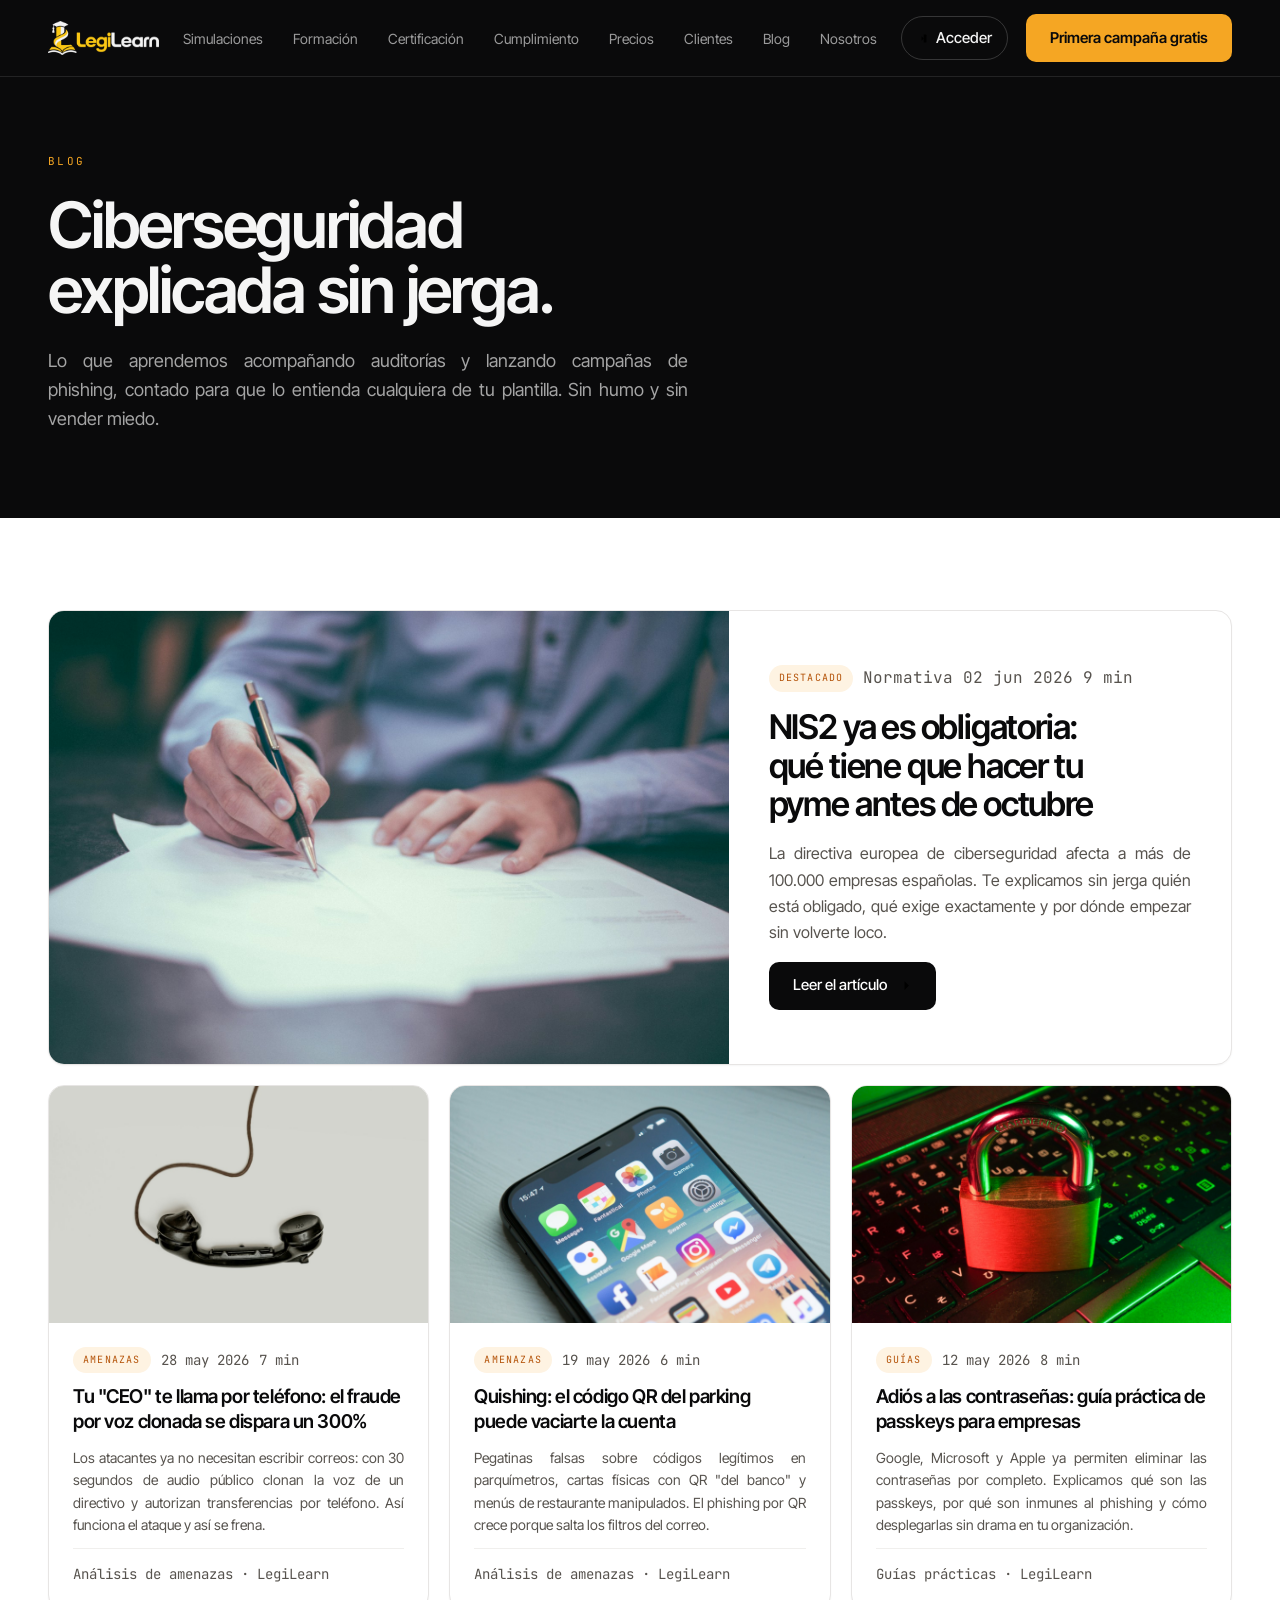
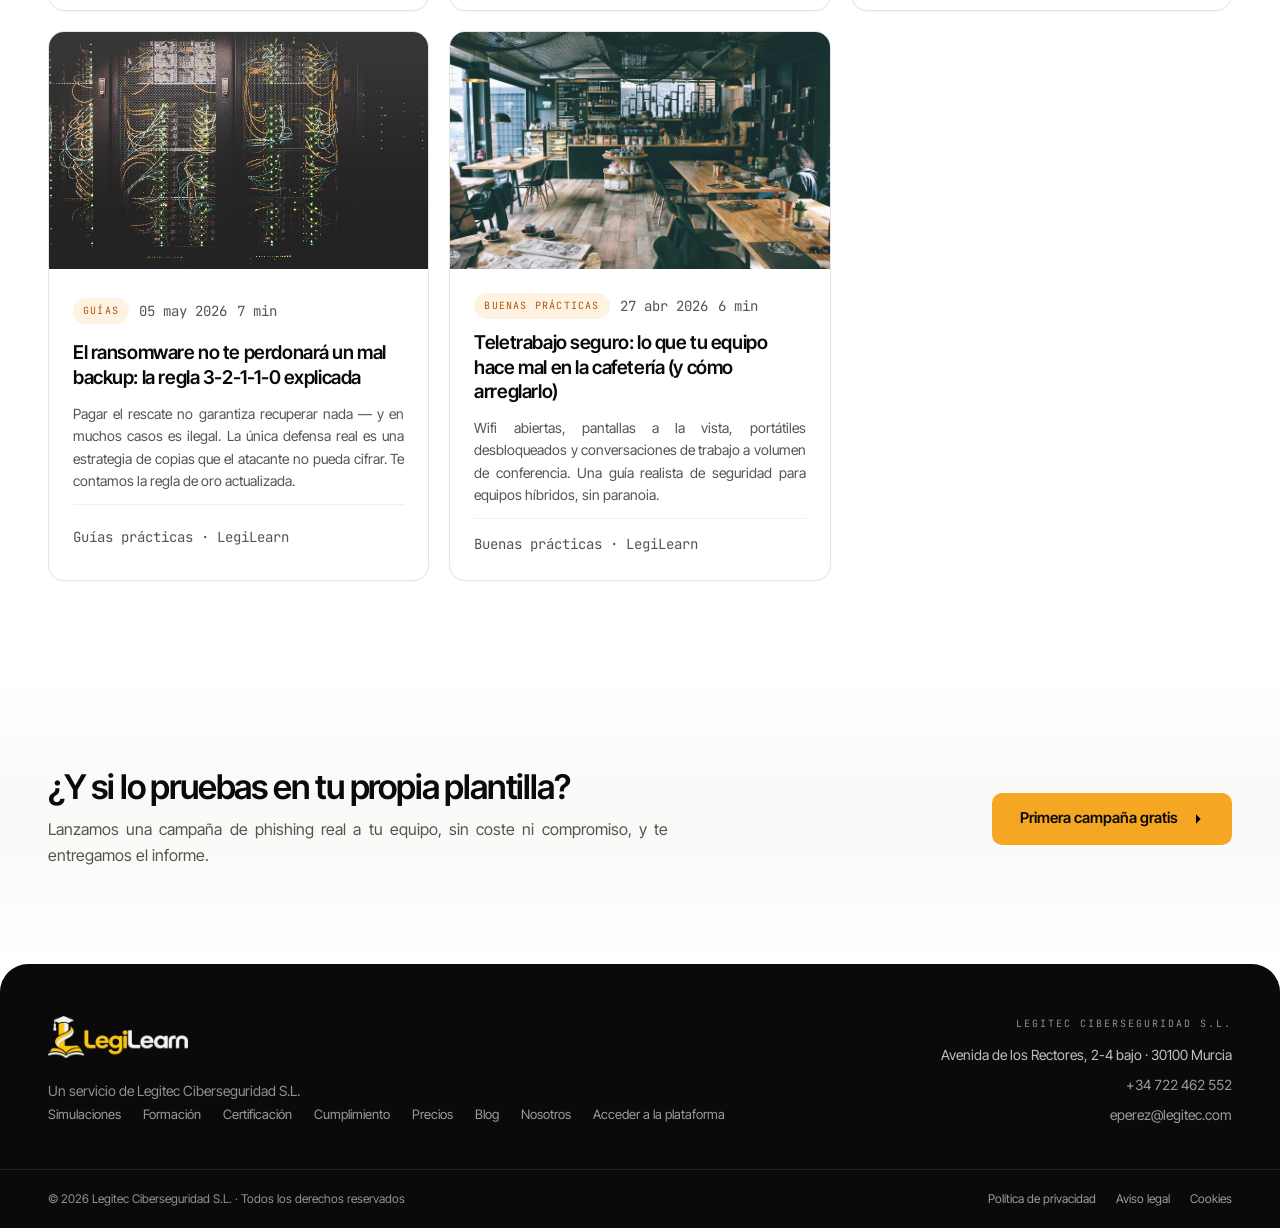
<file: post.html>
<!doctype html>
<html lang="es">
<head>
<meta charset="utf-8">
<meta name="viewport" content="width=device-width, initial-scale=1">
<title>Artículo del blog | LegiLearn</title>

<!-- Esta página existía cuando los artículos se montaban con JavaScript desde
     post.html?p=slug. Ahora cada artículo es un fichero propio en /blog, así
     que esto sólo queda para que los enlaces antiguos sigan funcionando: no se
     indexa y redirige al artículo que corresponda. -->
<meta name="robots" content="noindex, follow">
<link rel="stylesheet" href="assets/styles.css">
<script>
  (function () {
    var slug = new URLSearchParams(location.search).get('p');
    var destino = slug && /^[a-z0-9-]+$/.test(slug) ? 'blog/' + slug + '.html' : 'blog.html';
    location.replace(destino);
  })();
</script>
</head>
<body style="background:#0a0a0b;color:#f5f5f5;font-family:system-ui,sans-serif">
  <main style="max-width:520px;margin:0 auto;padding:80px 24px;text-align:center">
    <h1 style="font-size:22px;margin-bottom:12px">Este artículo se ha mudado</h1>
    <p style="color:rgba(245,245,245,.7);line-height:1.6;margin-bottom:24px">
      Si no se te redirige automáticamente, entra desde el blog.
    </p>
    <a href="blog.html" style="color:#f5a623">Ir al blog</a>
  </main>
</body>
</html>
</file>
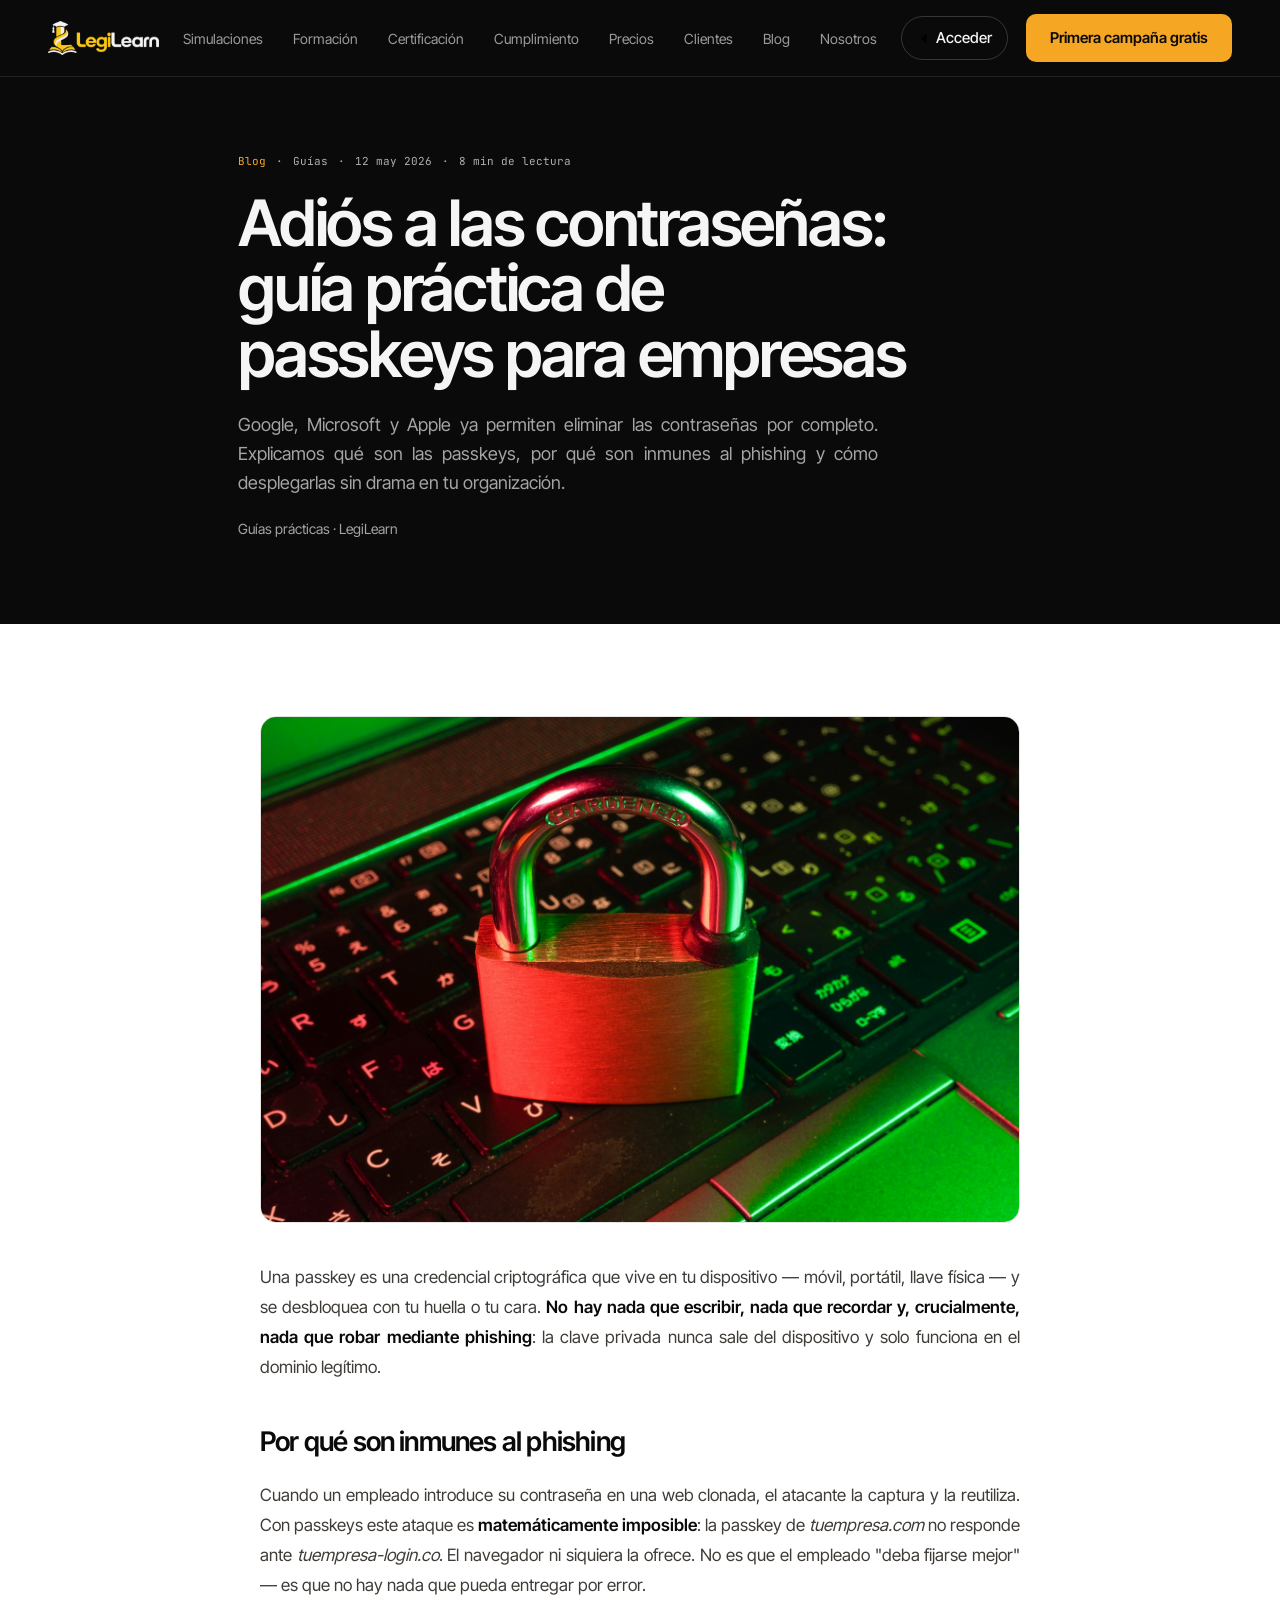
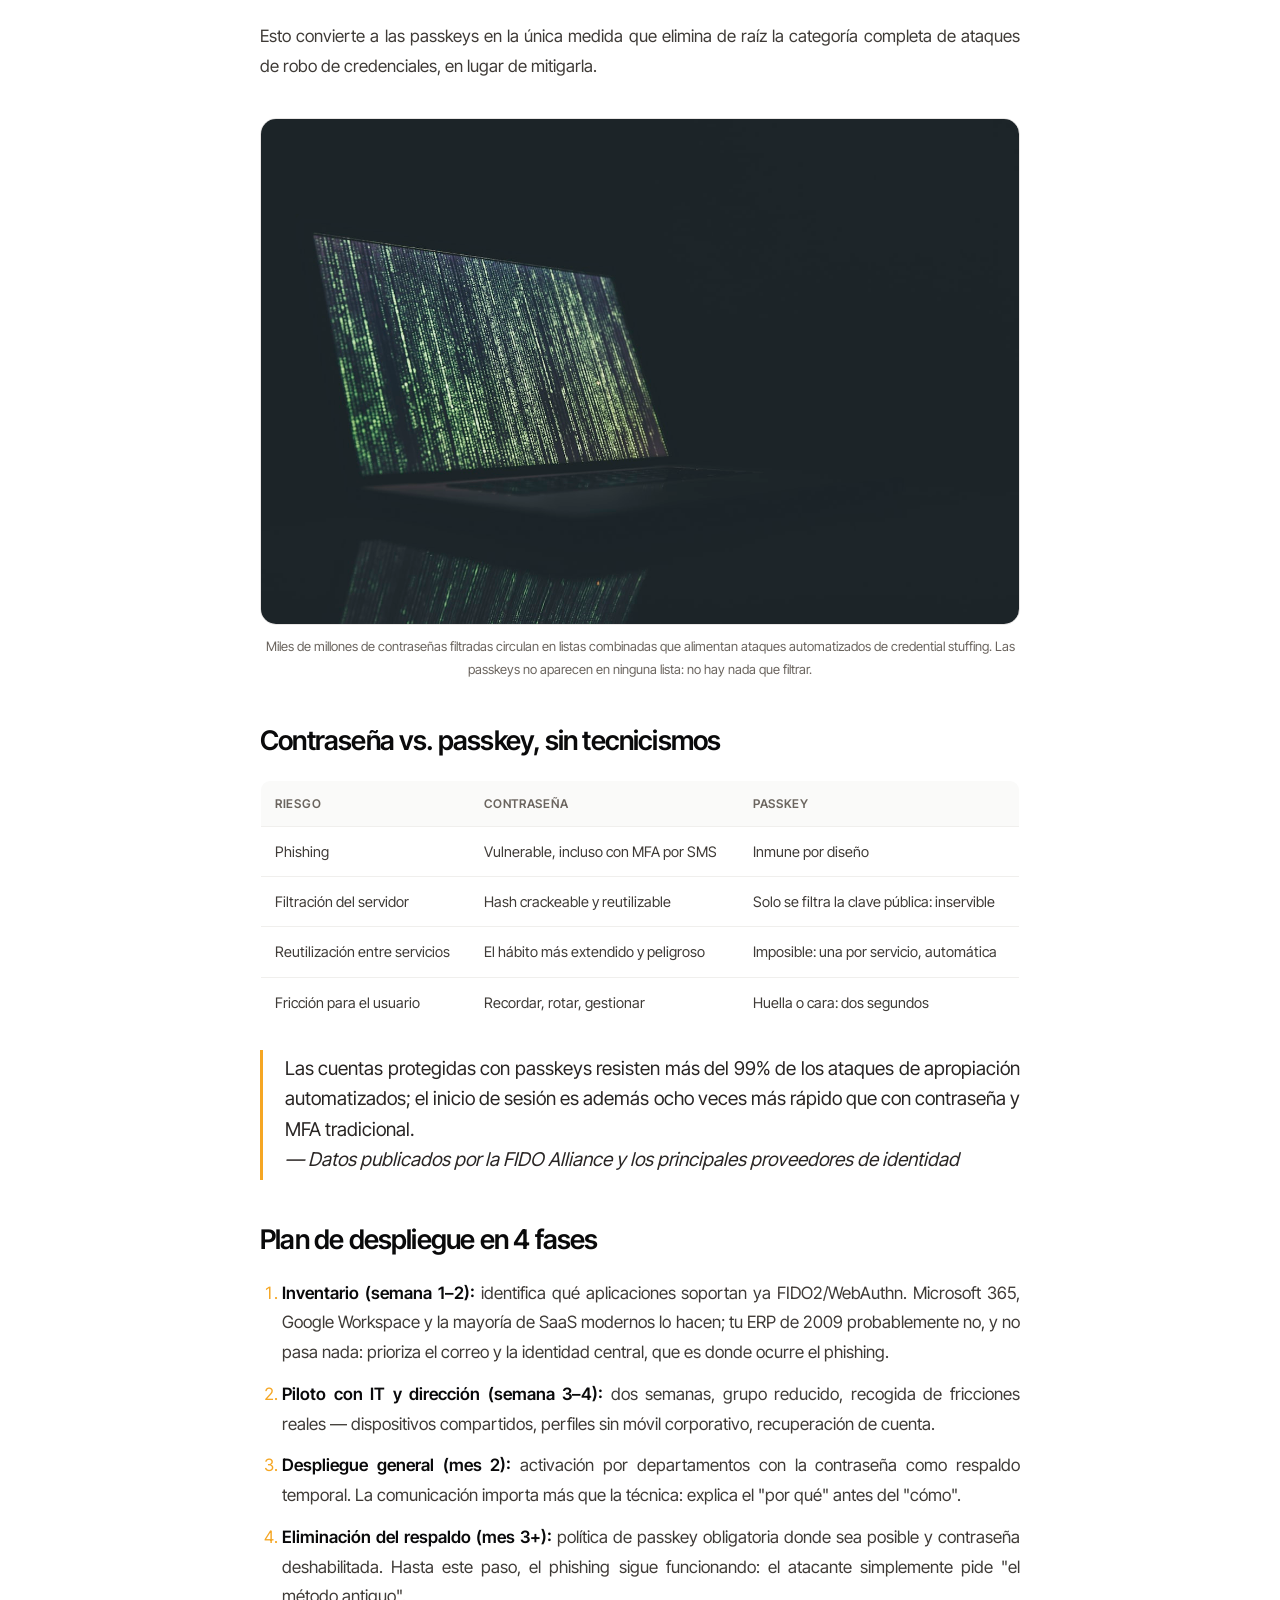
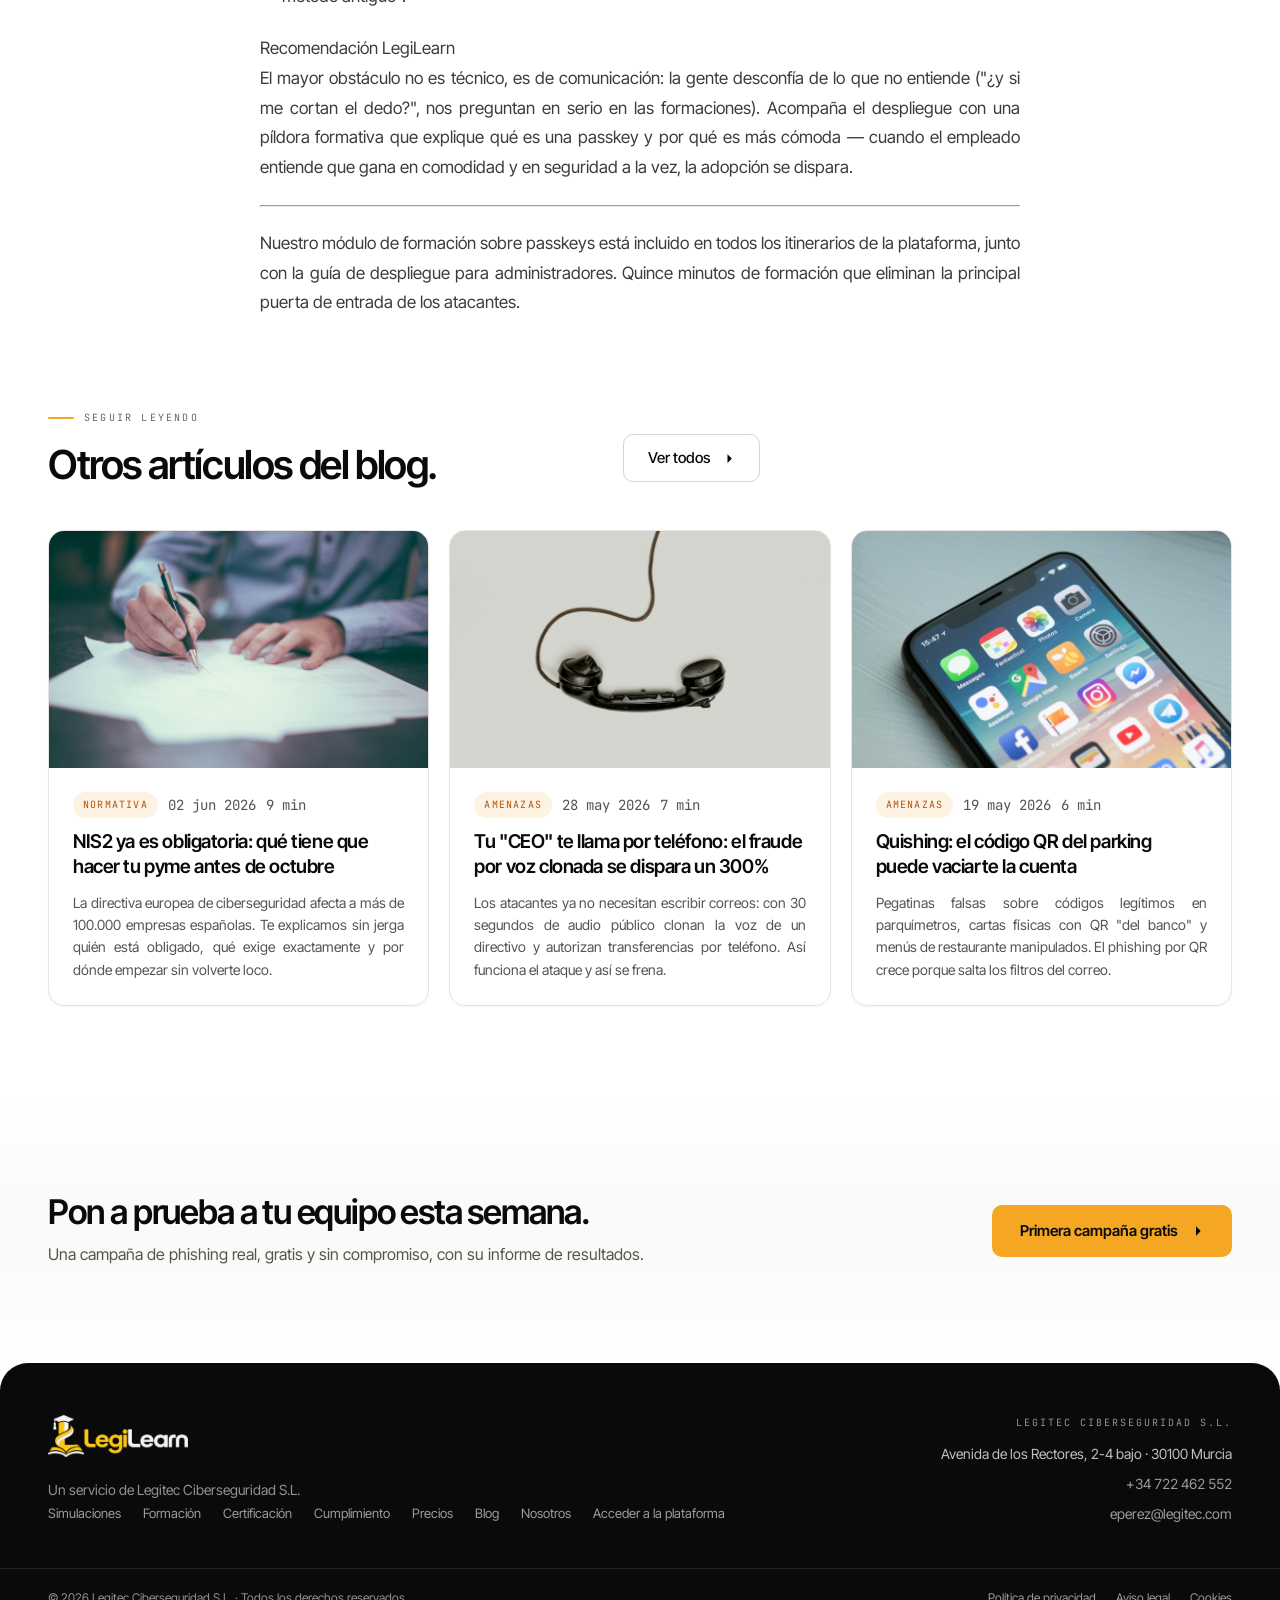
<file: blog/contrasenas-passkeys-2026.html>
<!doctype html>
<html lang="es">
<head>
<meta charset="utf-8">
<meta name="viewport" content="width=device-width, initial-scale=1">
<title>Adiós a las contraseñas: guía práctica de passkeys para empresas | LegiLearn</title>
<meta name="description" content="Google, Microsoft y Apple ya permiten eliminar las contraseñas por completo. Explicamos qué son las passkeys, por qué son inmunes al phishing y cómo desplegarlas sin drama en tu organización.">
<link rel="canonical" href="https://web.legilearn.com/blog/contrasenas-passkeys-2026.html">
<meta name="robots" content="index, follow, max-image-preview:large, max-snippet:-1">
<meta name="theme-color" content="#0a0a0b">
<meta property="og:type" content="article">
<meta property="og:site_name" content="LegiLearn">
<meta property="og:locale" content="es_ES">
<meta property="og:url" content="https://web.legilearn.com/blog/contrasenas-passkeys-2026.html">
<meta property="og:title" content="Adiós a las contraseñas: guía práctica de passkeys para empresas">
<meta property="og:description" content="Google, Microsoft y Apple ya permiten eliminar las contraseñas por completo. Explicamos qué son las passkeys, por qué son inmunes al phishing y cómo desplegarlas sin drama en tu organización.">
<meta property="og:image" content="https://web.legilearn.com/uploads/blog/1614064641938.jpg">
<meta property="og:image:alt" content="Adiós a las contraseñas: guía práctica de passkeys para empresas">
<meta name="twitter:card" content="summary_large_image">
<meta name="twitter:title" content="Adiós a las contraseñas: guía práctica de passkeys para empresas">
<meta name="twitter:description" content="Google, Microsoft y Apple ya permiten eliminar las contraseñas por completo. Explicamos qué son las passkeys, por qué son inmunes al phishing y cómo desplegarlas sin drama en tu organización.">
<meta name="twitter:image" content="https://web.legilearn.com/uploads/blog/1614064641938.jpg">
<link rel="icon" type="image/png" href="../assets/legilearn-icono.png">
<link rel="apple-touch-icon" href="../assets/legilearn-isotipo.png">
<link rel="preload" href="../assets/fonts/inter-tight-400-latin.woff2" as="font" type="font/woff2" crossorigin>
<link rel="preload" href="../assets/fonts/inter-tight-600-latin.woff2" as="font" type="font/woff2" crossorigin>
<link rel="stylesheet" href="../assets/fonts.css">
<link rel="stylesheet" href="../assets/styles.css">
<script>document.documentElement.classList.add('js');</script>

<script type="application/ld+json">
{
  "@context": "https://schema.org",
  "@type": "BlogPosting",
  "headline": "Adiós a las contraseñas: guía práctica de passkeys para empresas",
  "description": "Google, Microsoft y Apple ya permiten eliminar las contraseñas por completo. Explicamos qué son las passkeys, por qué son inmunes al phishing y cómo desplegarlas sin drama en tu organización.",
  "image": "https://web.legilearn.com/uploads/blog/1614064641938.jpg",
  "url": "https://web.legilearn.com/blog/contrasenas-passkeys-2026.html",
  "mainEntityOfPage": {
    "@type": "WebPage",
    "@id": "https://web.legilearn.com/blog/contrasenas-passkeys-2026.html"
  },
  "inLanguage": "es-ES",
  "author": {
    "@type": "Organization",
    "name": "Guías prácticas · LegiLearn"
  },
  "publisher": {
    "@type": "Organization",
    "name": "LegiLearn",
    "url": "https://web.legilearn.com/",
    "logo": {
      "@type": "ImageObject",
      "url": "https://web.legilearn.com/assets/legilearn-logo.png"
    }
  },
  "datePublished": "2026-05-12",
  "dateModified": "2026-05-12",
  "articleSection": "Guías",
  "timeRequired": "PT8M"
}
</script>
</head>
<body>
<a class="skip-link" href="#contenido">Saltar al contenido</a>
<!-- Sprite de iconos: se usa con <use href="#i-…">.
     Generado por build-iconos.mjs a partir de Lucide 0.544.0 (licencia ISC).
     No editar a mano: un grosor de línea único es lo que mantiene el juego
     coherente, y retocar un icono suelto es justo lo que lo rompe. -->
<svg class="sr-only" aria-hidden="true" focusable="false" xmlns="http://www.w3.org/2000/svg"
     fill="none" stroke="currentColor" stroke-width="2" stroke-linecap="round" stroke-linejoin="round">
  <symbol id="i-check" viewBox="0 0 24 24"><path d="M20 6 9 17l-5-5" /></symbol>
  <symbol id="i-arrow" viewBox="0 0 24 24"><path d="M5 12h14" /> <path d="m12 5 7 7-7 7" /></symbol>
  <symbol id="i-down" viewBox="0 0 24 24"><path d="m6 9 6 6 6-6" /></symbol>
  <symbol id="i-menu" viewBox="0 0 24 24"><path d="M4 5h16" /> <path d="M4 12h16" /> <path d="M4 19h16" /></symbol>
  <symbol id="i-close" viewBox="0 0 24 24"><path d="M18 6 6 18" /> <path d="m6 6 12 12" /></symbol>
  <symbol id="i-login" viewBox="0 0 24 24"><path d="m10 17 5-5-5-5" /> <path d="M15 12H3" /> <path d="M15 3h4a2 2 0 0 1 2 2v14a2 2 0 0 1-2 2h-4" /></symbol>
  <symbol id="i-mail" viewBox="0 0 24 24"><path d="m22 7-8.991 5.727a2 2 0 0 1-2.009 0L2 7" /> <rect x="2" y="4" width="20" height="16" rx="2" /></symbol>
  <symbol id="i-inbox" viewBox="0 0 24 24"><polyline points="22 12 16 12 14 15 10 15 8 12 2 12" /> <path d="M5.45 5.11 2 12v6a2 2 0 0 0 2 2h16a2 2 0 0 0 2-2v-6l-3.45-6.89A2 2 0 0 0 16.76 4H7.24a2 2 0 0 0-1.79 1.11z" /></symbol>
  <symbol id="i-chat" viewBox="0 0 24 24"><path d="M22 17a2 2 0 0 1-2 2H6.828a2 2 0 0 0-1.414.586l-2.202 2.202A.71.71 0 0 1 2 21.286V5a2 2 0 0 1 2-2h16a2 2 0 0 1 2 2z" /></symbol>
  <symbol id="i-phone" viewBox="0 0 24 24"><path d="M13.832 16.568a1 1 0 0 0 1.213-.303l.355-.465A2 2 0 0 1 17 15h3a2 2 0 0 1 2 2v3a2 2 0 0 1-2 2A18 18 0 0 1 2 4a2 2 0 0 1 2-2h3a2 2 0 0 1 2 2v3a2 2 0 0 1-.8 1.6l-.468.351a1 1 0 0 0-.292 1.233 14 14 0 0 0 6.392 6.384" /></symbol>
  <symbol id="i-doc" viewBox="0 0 24 24"><path d="M15 2H6a2 2 0 0 0-2 2v16a2 2 0 0 0 2 2h12a2 2 0 0 0 2-2V7Z" /> <path d="M14 2v4a2 2 0 0 0 2 2h4" /> <path d="M10 9H8" /> <path d="M16 13H8" /> <path d="M16 17H8" /></symbol>
  <symbol id="i-clip" viewBox="0 0 24 24"><path d="m16 6-8.414 8.586a2 2 0 0 0 2.829 2.829l8.414-8.586a4 4 0 1 0-5.657-5.657l-8.379 8.551a6 6 0 1 0 8.485 8.485l8.379-8.551" /></symbol>
  <symbol id="i-list" viewBox="0 0 24 24"><path d="M13 5h8" /> <path d="M13 12h8" /> <path d="M13 19h8" /> <path d="m3 17 2 2 4-4" /> <path d="m3 7 2 2 4-4" /></symbol>
  <symbol id="i-pen" viewBox="0 0 24 24"><path d="M12 3H5a2 2 0 0 0-2 2v14a2 2 0 0 0 2 2h14a2 2 0 0 0 2-2v-7" /> <path d="M18.375 2.625a1 1 0 0 1 3 3l-9.013 9.014a2 2 0 0 1-.853.505l-2.873.84a.5.5 0 0 1-.62-.62l.84-2.873a2 2 0 0 1 .506-.852z" /></symbol>
  <symbol id="i-lock" viewBox="0 0 24 24"><rect width="18" height="11" x="3" y="11" rx="2" ry="2" /> <path d="M7 11V7a5 5 0 0 1 10 0v4" /></symbol>
  <symbol id="i-qr" viewBox="0 0 24 24"><rect width="5" height="5" x="3" y="3" rx="1" /> <rect width="5" height="5" x="16" y="3" rx="1" /> <rect width="5" height="5" x="3" y="16" rx="1" /> <path d="M21 16h-3a2 2 0 0 0-2 2v3" /> <path d="M21 21v.01" /> <path d="M12 7v3a2 2 0 0 1-2 2H7" /> <path d="M3 12h.01" /> <path d="M12 3h.01" /> <path d="M12 16v.01" /> <path d="M16 12h1" /> <path d="M21 12v.01" /> <path d="M12 21v-1" /></symbol>
  <symbol id="i-card" viewBox="0 0 24 24"><rect width="20" height="14" x="2" y="5" rx="2" /> <line x1="2" x2="22" y1="10" y2="10" /></symbol>
  <symbol id="i-cap" viewBox="0 0 24 24"><path d="M21.42 10.922a1 1 0 0 0-.019-1.838L12.83 5.18a2 2 0 0 0-1.66 0L2.6 9.08a1 1 0 0 0 0 1.832l8.57 3.908a2 2 0 0 0 1.66 0z" /> <path d="M22 10v6" /> <path d="M6 12.5V16a6 3 0 0 0 12 0v-3.5" /></symbol>
  <symbol id="i-chart" viewBox="0 0 24 24"><path d="M3 3v16a2 2 0 0 0 2 2h16" /> <path d="M18 17V9" /> <path d="M13 17V5" /> <path d="M8 17v-3" /></symbol>
  <symbol id="i-trend" viewBox="0 0 24 24"><path d="M16 7h6v6" /> <path d="m22 7-8.5 8.5-5-5L2 17" /></symbol>
  <symbol id="i-refresh" viewBox="0 0 24 24"><path d="M3 12a9 9 0 0 1 9-9 9.75 9.75 0 0 1 6.74 2.74L21 8" /> <path d="M21 3v5h-5" /> <path d="M21 12a9 9 0 0 1-9 9 9.75 9.75 0 0 1-6.74-2.74L3 16" /> <path d="M8 16H3v5" /></symbol>
  <symbol id="i-globe" viewBox="0 0 24 24"><circle cx="12" cy="12" r="10" /> <path d="M12 2a14.5 14.5 0 0 0 0 20 14.5 14.5 0 0 0 0-20" /> <path d="M2 12h20" /></symbol>
  <symbol id="i-puzzle" viewBox="0 0 24 24"><path d="M15.39 4.39a1 1 0 0 0 1.68-.474 2.5 2.5 0 1 1 3.014 3.015 1 1 0 0 0-.474 1.68l1.683 1.682a2.414 2.414 0 0 1 0 3.414L19.61 15.39a1 1 0 0 1-1.68-.474 2.5 2.5 0 1 0-3.014 3.015 1 1 0 0 1 .474 1.68l-1.683 1.682a2.414 2.414 0 0 1-3.414 0L8.61 19.61a1 1 0 0 0-1.68.474 2.5 2.5 0 1 1-3.014-3.015 1 1 0 0 0 .474-1.68l-1.683-1.682a2.414 2.414 0 0 1 0-3.414L4.39 8.61a1 1 0 0 1 1.68.474 2.5 2.5 0 1 0 3.014-3.015 1 1 0 0 1-.474-1.68l1.683-1.682a2.414 2.414 0 0 1 3.414 0z" /></symbol>
  <symbol id="i-gift" viewBox="0 0 24 24"><rect x="3" y="8" width="18" height="4" rx="1" /> <path d="M12 8v13" /> <path d="M19 12v7a2 2 0 0 1-2 2H7a2 2 0 0 1-2-2v-7" /> <path d="M7.5 8a2.5 2.5 0 0 1 0-5A4.8 8 0 0 1 12 8a4.8 8 0 0 1 4.5-5 2.5 2.5 0 0 1 0 5" /></symbol>
  <symbol id="i-play-circle" viewBox="0 0 24 24"><path d="M9 9.003a1 1 0 0 1 1.517-.859l4.997 2.997a1 1 0 0 1 0 1.718l-4.997 2.997A1 1 0 0 1 9 14.996z" /> <circle cx="12" cy="12" r="10" /></symbol>
  <symbol id="i-quote" viewBox="0 0 32 32" fill="currentColor" stroke="none"><path d="M10 18V10a4 4 0 0 1 4-4h2v2h-2a2 2 0 0 0-2 2v2h4v8h-6zm10 0V10a4 4 0 0 1 4-4h2v2h-2a2 2 0 0 0-2 2v2h4v8h-6z"/></symbol>
  <symbol id="i-play" viewBox="0 0 24 24" fill="currentColor"><polygon points="6 3 20 12 6 21"/></symbol>
</svg>
<header class="nav" data-nav>
  <div class="wrap nav__inner">
    <a class="brand" href="../index.html" aria-label="LegiLearn, inicio">
      <img src="../assets/legilearn-logo-oscuro.png" alt="LegiLearn" width="320" height="96">
    </a>

    <nav class="nav__links" id="menu" aria-label="Principal">
      <a class="nav__link" href="../index.html#simulaciones">Simulaciones</a>
      <a class="nav__link" href="../index.html#formacion">Formación</a>
      <a class="nav__link" href="../index.html#certificados">Certificación</a>
      <a class="nav__link" href="../index.html#cumplimiento">Cumplimiento</a>
      <a class="nav__link" href="../index.html#precios">Precios</a>
      <a class="nav__link" href="../index.html#clientes">Clientes</a>
      <a class="nav__link" href="../blog.html" aria-current="page">Blog</a>
      <a class="nav__link" href="../nosotros.html">Nosotros</a>
      <a class="nav__link nav__cta-m" href="../index.html#contacto">Primera campaña gratis</a>
    </nav>

    <div class="nav__actions">
      <a class="nav__login" href="https://legilearn.com" aria-label="Acceder a la plataforma">
        <svg width="17" height="17" aria-hidden="true"><use href="#i-login"/></svg>
        <span>Acceder</span>
      </a>
      <a class="btn btn--amber" href="../index.html#contacto">Primera campaña gratis</a>
      <button class="nav__toggle" type="button" data-nav-toggle aria-expanded="false" aria-controls="menu">
        <span class="sr-only">Abrir menú</span>
        <svg width="24" height="24" aria-hidden="true"><use href="#i-menu"/></svg>
      </button>
    </div>
  </div>
</header>

<main id="contenido">

  <section class="page-hero">
    <div class="wrap" style="max-width:900px">
      <p class="post-meta" style="color:rgba(245,245,245,.7);margin-bottom:20px">
        <a href="../blog.html" style="color:var(--amber)">Blog</a>
        <span>·</span><span>Guías</span>
        <span>·</span><time datetime="2026-05-12">12 may 2026</time>
        <span>·</span><span>8 min de lectura</span>
      </p>
      <h1>Adiós a las contraseñas: guía práctica de passkeys para empresas</h1>
      <p class="page-hero__lead">Google, Microsoft y Apple ya permiten eliminar las contraseñas por completo. Explicamos qué son las passkeys, por qué son inmunes al phishing y cómo desplegarlas sin drama en tu organización.</p>
      <p class="page-hero__lead" style="margin-top:20px;font-size:14px">Guías prácticas · LegiLearn</p>
    </div>
  </section>

  <section class="section">
    <div class="wrap">
      <article class="article">
        <figure class="article__cover">
          <img src="/uploads/blog/1614064641938.jpg" alt="" width="1600" height="900" fetchpriority="high" decoding="async">
        </figure>
        <div class="prose"><p>Una passkey es una credencial criptográfica que vive en tu dispositivo — móvil, portátil, llave física — y se desbloquea con tu huella o tu cara. <strong>No hay nada que escribir, nada que recordar y, crucialmente, nada que robar mediante phishing</strong>: la clave privada nunca sale del dispositivo y solo funciona en el dominio legítimo.</p>

      <h2>Por qué son inmunes al phishing</h2>
      <p>Cuando un empleado introduce su contraseña en una web clonada, el atacante la captura y la reutiliza. Con passkeys este ataque es <strong>matemáticamente imposible</strong>: la passkey de <em>tuempresa.com</em> no responde ante <em>tuempresa-login.co</em>. El navegador ni siquiera la ofrece. No es que el empleado "deba fijarse mejor" — es que no hay nada que pueda entregar por error.</p>
      <p>Esto convierte a las passkeys en la única medida que elimina de raíz la categoría completa de ataques de robo de credenciales, en lugar de mitigarla.</p>

      <figure>
        <img src="/uploads/blog/1510511459019.jpg" alt="Pantalla de portátil con código en un entorno oscuro" loading="lazy">
        <figcaption>Miles de millones de contraseñas filtradas circulan en listas combinadas que alimentan ataques automatizados de credential stuffing. Las passkeys no aparecen en ninguna lista: no hay nada que filtrar.</figcaption>
      </figure>

      <h2>Contraseña vs. passkey, sin tecnicismos</h2>
      <div class="table-scroll"><table>
        <thead><tr><th>Riesgo</th><th>Contraseña</th><th>Passkey</th></tr></thead>
        <tbody>
          <tr><td>Phishing</td><td>Vulnerable, incluso con MFA por SMS</td><td>Inmune por diseño</td></tr>
          <tr><td>Filtración del servidor</td><td>Hash crackeable y reutilizable</td><td>Solo se filtra la clave pública: inservible</td></tr>
          <tr><td>Reutilización entre servicios</td><td>El hábito más extendido y peligroso</td><td>Imposible: una por servicio, automática</td></tr>
          <tr><td>Fricción para el usuario</td><td>Recordar, rotar, gestionar</td><td>Huella o cara: dos segundos</td></tr>
        </tbody>
      </table></div>

      <blockquote>
        <p>Las cuentas protegidas con passkeys resisten más del 99% de los ataques de apropiación automatizados; el inicio de sesión es además ocho veces más rápido que con contraseña y MFA tradicional.</p>
        <cite>— Datos publicados por la FIDO Alliance y los principales proveedores de identidad</cite>
      </blockquote>

      <h2>Plan de despliegue en 4 fases</h2>
      <ol>
        <li><strong>Inventario (semana 1–2):</strong> identifica qué aplicaciones soportan ya FIDO2/WebAuthn. Microsoft 365, Google Workspace y la mayoría de SaaS modernos lo hacen; tu ERP de 2009 probablemente no, y no pasa nada: prioriza el correo y la identidad central, que es donde ocurre el phishing.</li>
        <li><strong>Piloto con IT y dirección (semana 3–4):</strong> dos semanas, grupo reducido, recogida de fricciones reales — dispositivos compartidos, perfiles sin móvil corporativo, recuperación de cuenta.</li>
        <li><strong>Despliegue general (mes 2):</strong> activación por departamentos con la contraseña como respaldo temporal. La comunicación importa más que la técnica: explica el "por qué" antes del "cómo".</li>
        <li><strong>Eliminación del respaldo (mes 3+):</strong> política de passkey obligatoria donde sea posible y contraseña deshabilitada. Hasta este paso, el phishing sigue funcionando: el atacante simplemente pide "el método antiguo".</li>
      </ol>

      <div class="callout">
        <div class="callout-label">Recomendación LegiLearn</div>
        <p>El mayor obstáculo no es técnico, es de comunicación: la gente desconfía de lo que no entiende ("¿y si me cortan el dedo?", nos preguntan en serio en las formaciones). Acompaña el despliegue con una píldora formativa que explique qué es una passkey y por qué es más cómoda — cuando el empleado entiende que gana en comodidad y en seguridad a la vez, la adopción se dispara.</p>
      </div>

      <hr>
      <p>Nuestro módulo de formación sobre passkeys está incluido en todos los itinerarios de la plataforma, junto con la guía de despliegue para administradores. Quince minutos de formación que eliminan la principal puerta de entrada de los atacantes.</p></div>
      </article>
    </div>
  </section>

  <section class="section" style="padding-top:0">
    <div class="wrap">
      <div class="head">
        <div class="head__title">
          <p class="eyebrow">Seguir leyendo</p>
          <h2>Otros artículos del blog.</h2>
        </div>
        <p class="head__lead"><a class="btn btn--ghost" href="../blog.html">Ver todos <svg width="15" height="15" aria-hidden="true"><use href="#i-arrow"/></svg></a></p>
      </div>
      <ul class="posts">
      <li><article class="card card--hover post-card">
        <a class="post-card__cover" href="nis2-2026-pymes.html">
          <img src="/uploads/blog/1450101499163.jpg" alt="" width="1400" height="900" loading="lazy" decoding="async">
        </a>
        <div class="post-card__body">
          <p class="post-meta"><span class="post-cat">Normativa</span><span>02 jun 2026</span><span>9 min</span></p>
          <h3><a href="nis2-2026-pymes.html">NIS2 ya es obligatoria: qué tiene que hacer tu pyme antes de octubre</a></h3>
          <p>La directiva europea de ciberseguridad afecta a más de 100.000 empresas españolas. Te explicamos sin jerga quién está obligado, qué exige exactamente y por dónde empezar sin volverte loco.</p>
        </div>
      </article></li>
      <li><article class="card card--hover post-card">
        <a class="post-card__cover" href="phishing-ia-deepfake-voz.html">
          <img src="/uploads/blog/1523966211575.jpg" alt="" width="1400" height="900" loading="lazy" decoding="async">
        </a>
        <div class="post-card__body">
          <p class="post-meta"><span class="post-cat">Amenazas</span><span>28 may 2026</span><span>7 min</span></p>
          <h3><a href="phishing-ia-deepfake-voz.html">Tu &quot;CEO&quot; te llama por teléfono: el fraude por voz clonada se dispara un 300%</a></h3>
          <p>Los atacantes ya no necesitan escribir correos: con 30 segundos de audio público clonan la voz de un directivo y autorizan transferencias por teléfono. Así funciona el ataque y así se frena.</p>
        </div>
      </article></li>
      <li><article class="card card--hover post-card">
        <a class="post-card__cover" href="qr-phishing-quishing.html">
          <img src="/uploads/blog/1512941937669.jpg" alt="" width="1400" height="900" loading="lazy" decoding="async">
        </a>
        <div class="post-card__body">
          <p class="post-meta"><span class="post-cat">Amenazas</span><span>19 may 2026</span><span>6 min</span></p>
          <h3><a href="qr-phishing-quishing.html">Quishing: el código QR del parking puede vaciarte la cuenta</a></h3>
          <p>Pegatinas falsas sobre códigos legítimos en parquímetros, cartas físicas con QR &quot;del banco&quot; y menús de restaurante manipulados. El phishing por QR crece porque salta los filtros del correo.</p>
        </div>
      </article></li>
      </ul>
    </div>
  </section>

  <section class="section--sand">
    <div class="wrap" style="display:flex;flex-wrap:wrap;align-items:center;justify-content:space-between;gap:24px">
      <div style="display:flex;flex-direction:column;gap:10px;max-width:620px">
        <h2 style="font-size:clamp(26px,3vw,34px)">Pon a prueba a tu equipo esta semana.</h2>
        <p class="lead-copy">Una campaña de phishing real, gratis y sin compromiso, con su informe de resultados.</p>
      </div>
      <a class="btn btn--amber btn--lg" href="../index.html#contacto">Primera campaña gratis <svg width="16" height="16" aria-hidden="true"><use href="#i-arrow"/></svg></a>
    </div>
  </section>
</main>

<footer class="footer">
  <div class="footer__slab">
    <div class="wrap footer__top">
      <div>
        <a class="brand brand--footer" href="../index.html" aria-label="LegiLearn, inicio">
          <img src="../assets/legilearn-logo-oscuro.png" alt="LegiLearn" width="320" height="96">
        </a>
        <p style="font-size:14px;color:rgba(245,245,245,.58);margin-top:16px">Un servicio de Legitec Ciberseguridad S.L.</p>
        <nav class="footer__links" aria-label="Secciones">
          <a class="nav__link" href="../index.html#simulaciones">Simulaciones</a>
          <a class="nav__link" href="../index.html#formacion">Formación</a>
          <a class="nav__link" href="../index.html#certificados">Certificación</a>
          <a class="nav__link" href="../index.html#cumplimiento">Cumplimiento</a>
          <a class="nav__link" href="../index.html#precios">Precios</a>
          <a class="nav__link" href="../blog.html">Blog</a>
          <a class="nav__link" href="../nosotros.html">Nosotros</a>
          <a class="nav__link footer__login" href="https://legilearn.com">Acceder a la plataforma</a>
        </nav>
      </div>
      <address class="footer__contact" style="font-style:normal">
        <span class="mono" style="font-size:10px;letter-spacing:.2em;color:rgba(245,245,245,.58);margin-bottom:4px">LEGITEC CIBERSEGURIDAD S.L.</span>
        <span>Avenida de los Rectores, 2-4 bajo · 30100 Murcia</span>
        <a class="nav__link num" href="tel:+34722462552">+34 722 462 552</a>
        <a class="nav__link" href="mailto:eperez@legitec.com">eperez@legitec.com</a>
      </address>
    </div>
    <div class="footer__legal">
      <div class="wrap">
        <span>© 2026 Legitec Ciberseguridad S.L. · Todos los derechos reservados</span>
        <ul>
          <li><a class="nav__link" href="#">Política de privacidad</a></li>
          <li><a class="nav__link" href="#">Aviso legal</a></li>
          <li><a class="nav__link" href="#">Cookies</a></li>
        </ul>
      </div>
    </div>
  </div>
</footer>

<script src="../assets/app.js" defer></script>
</body>
</html>
</file>
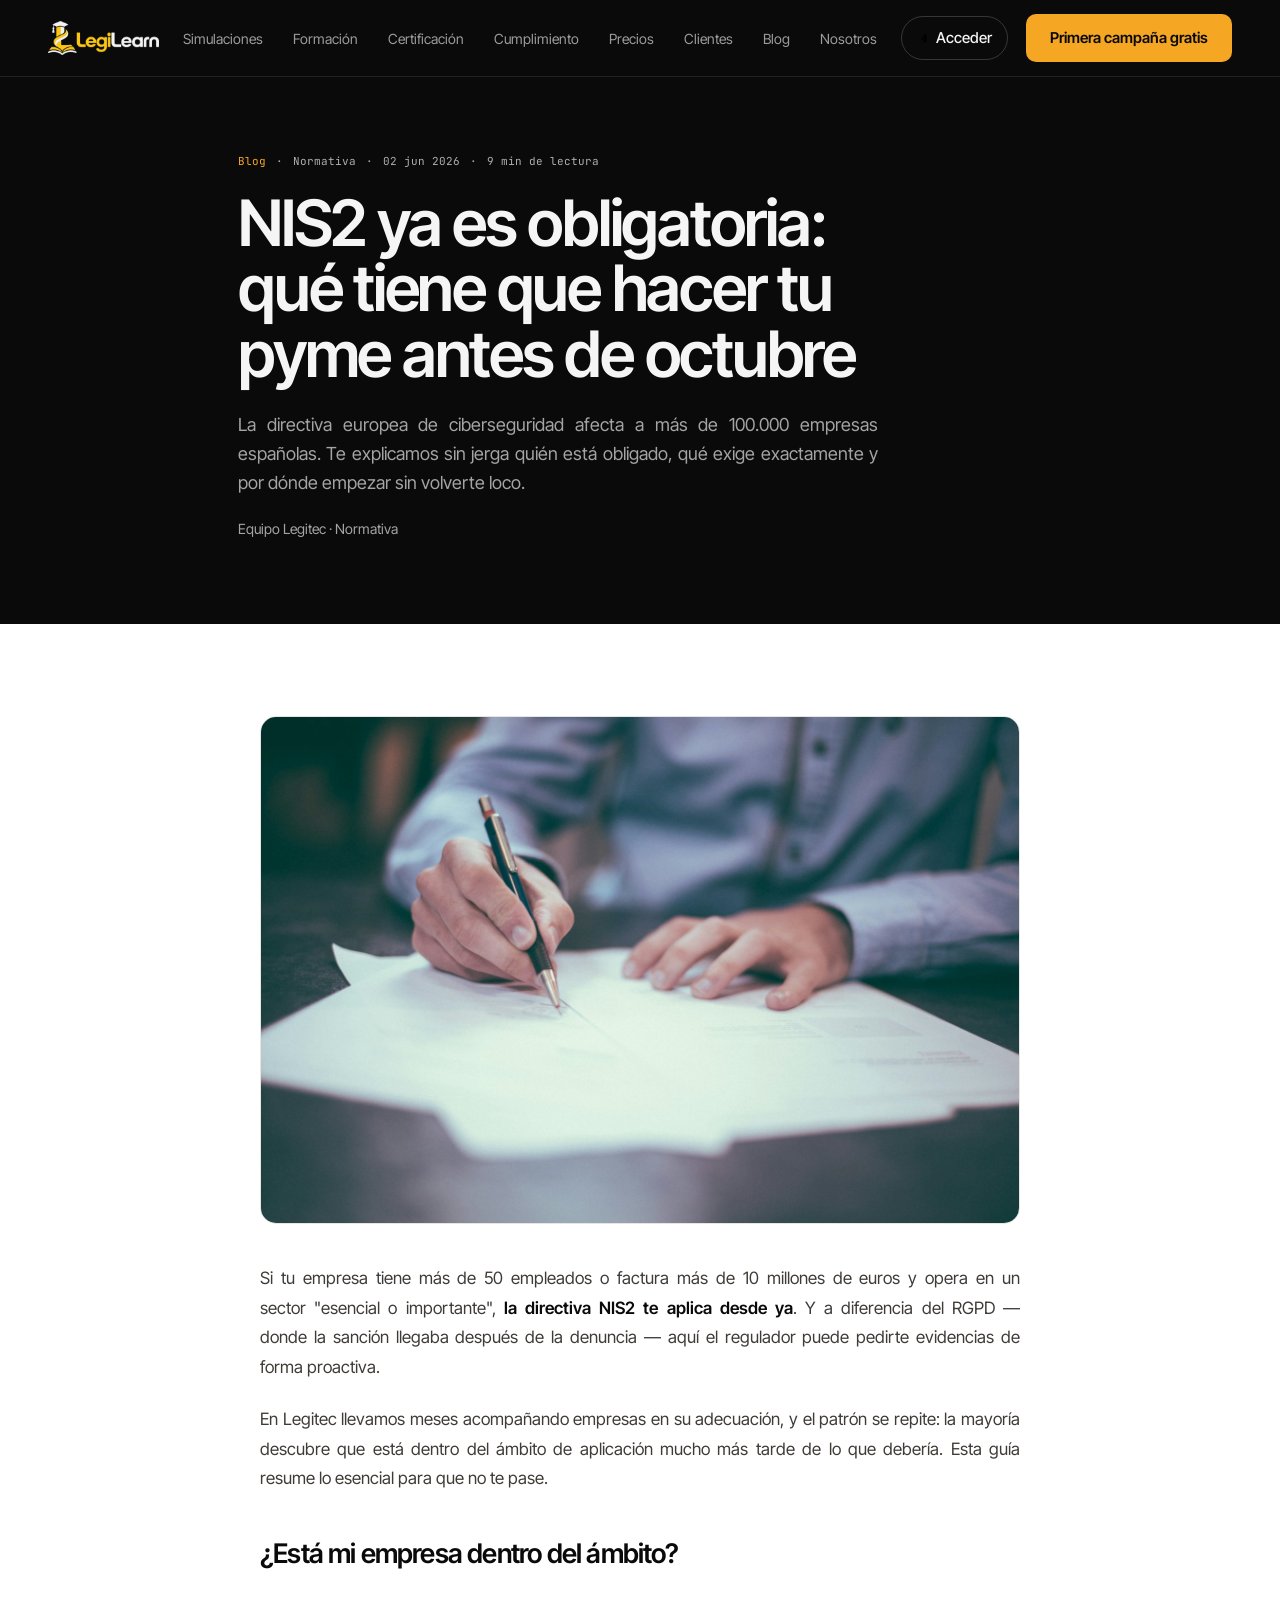
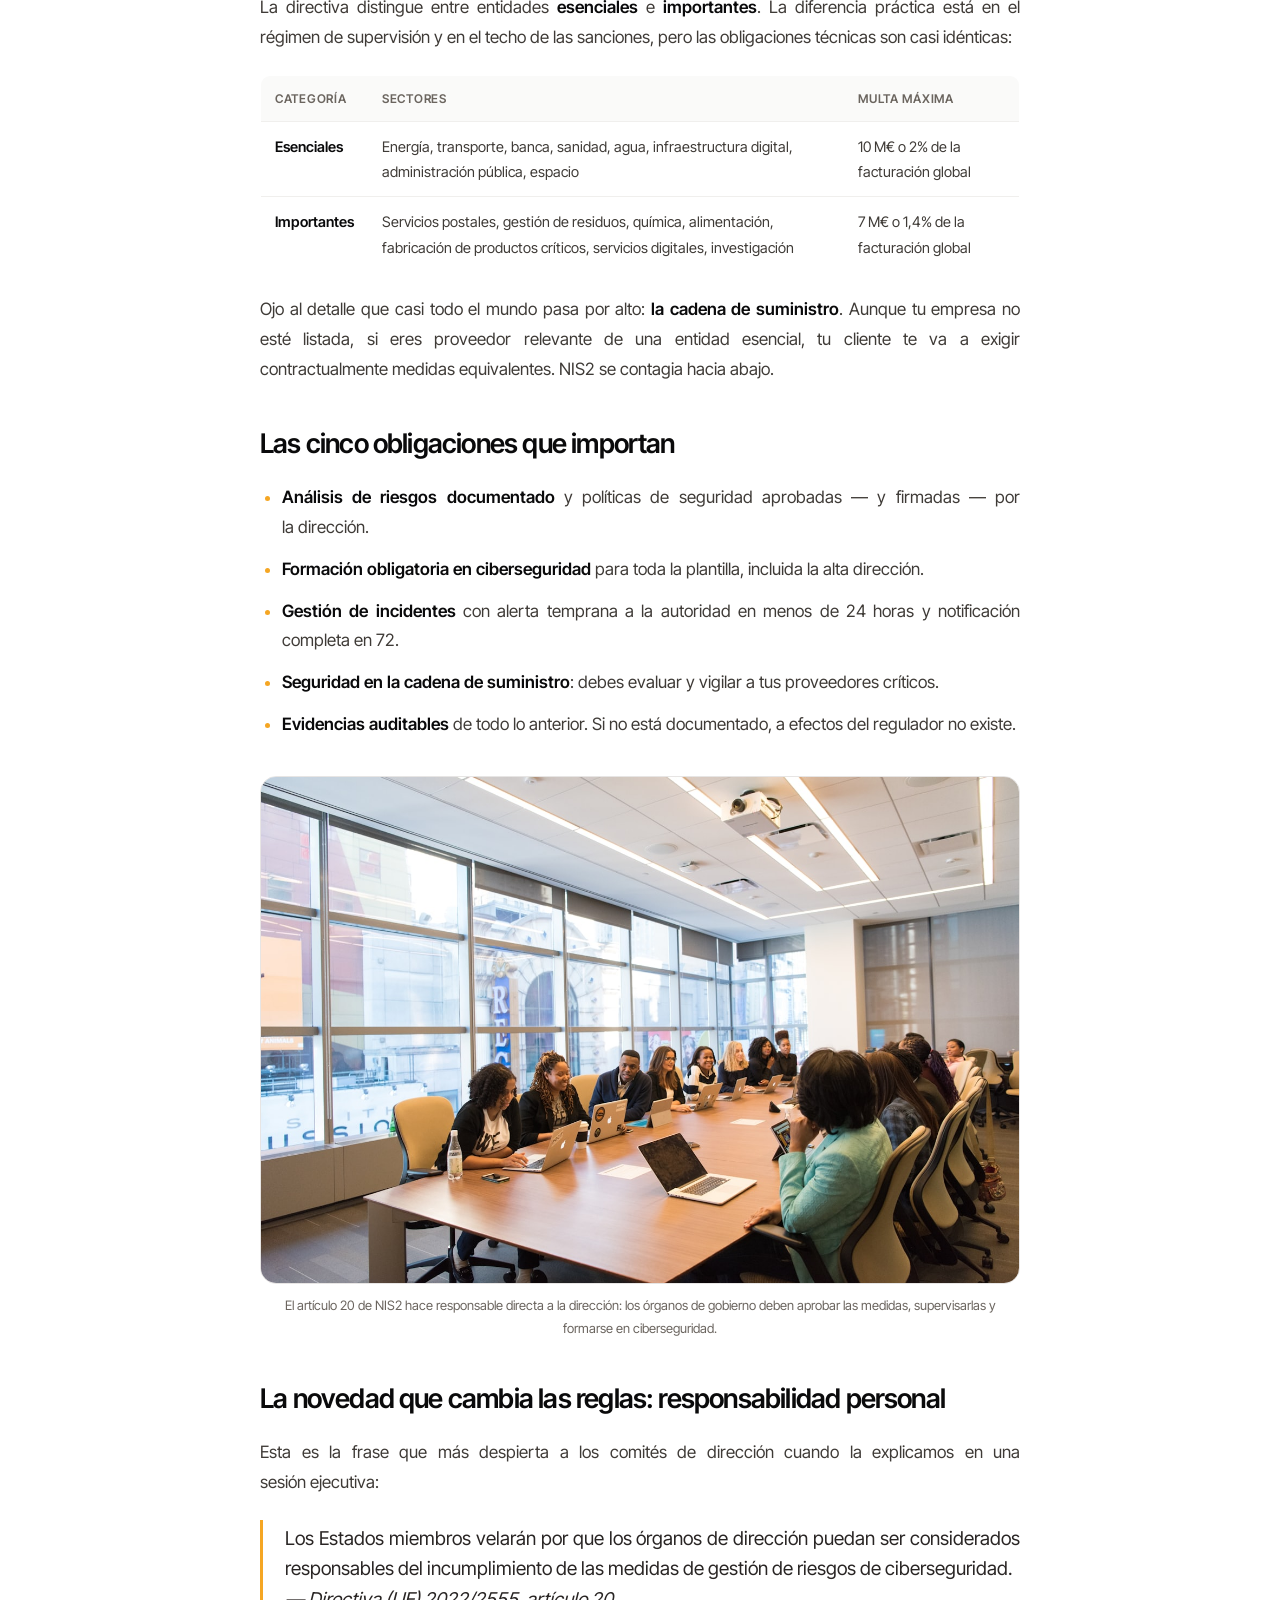
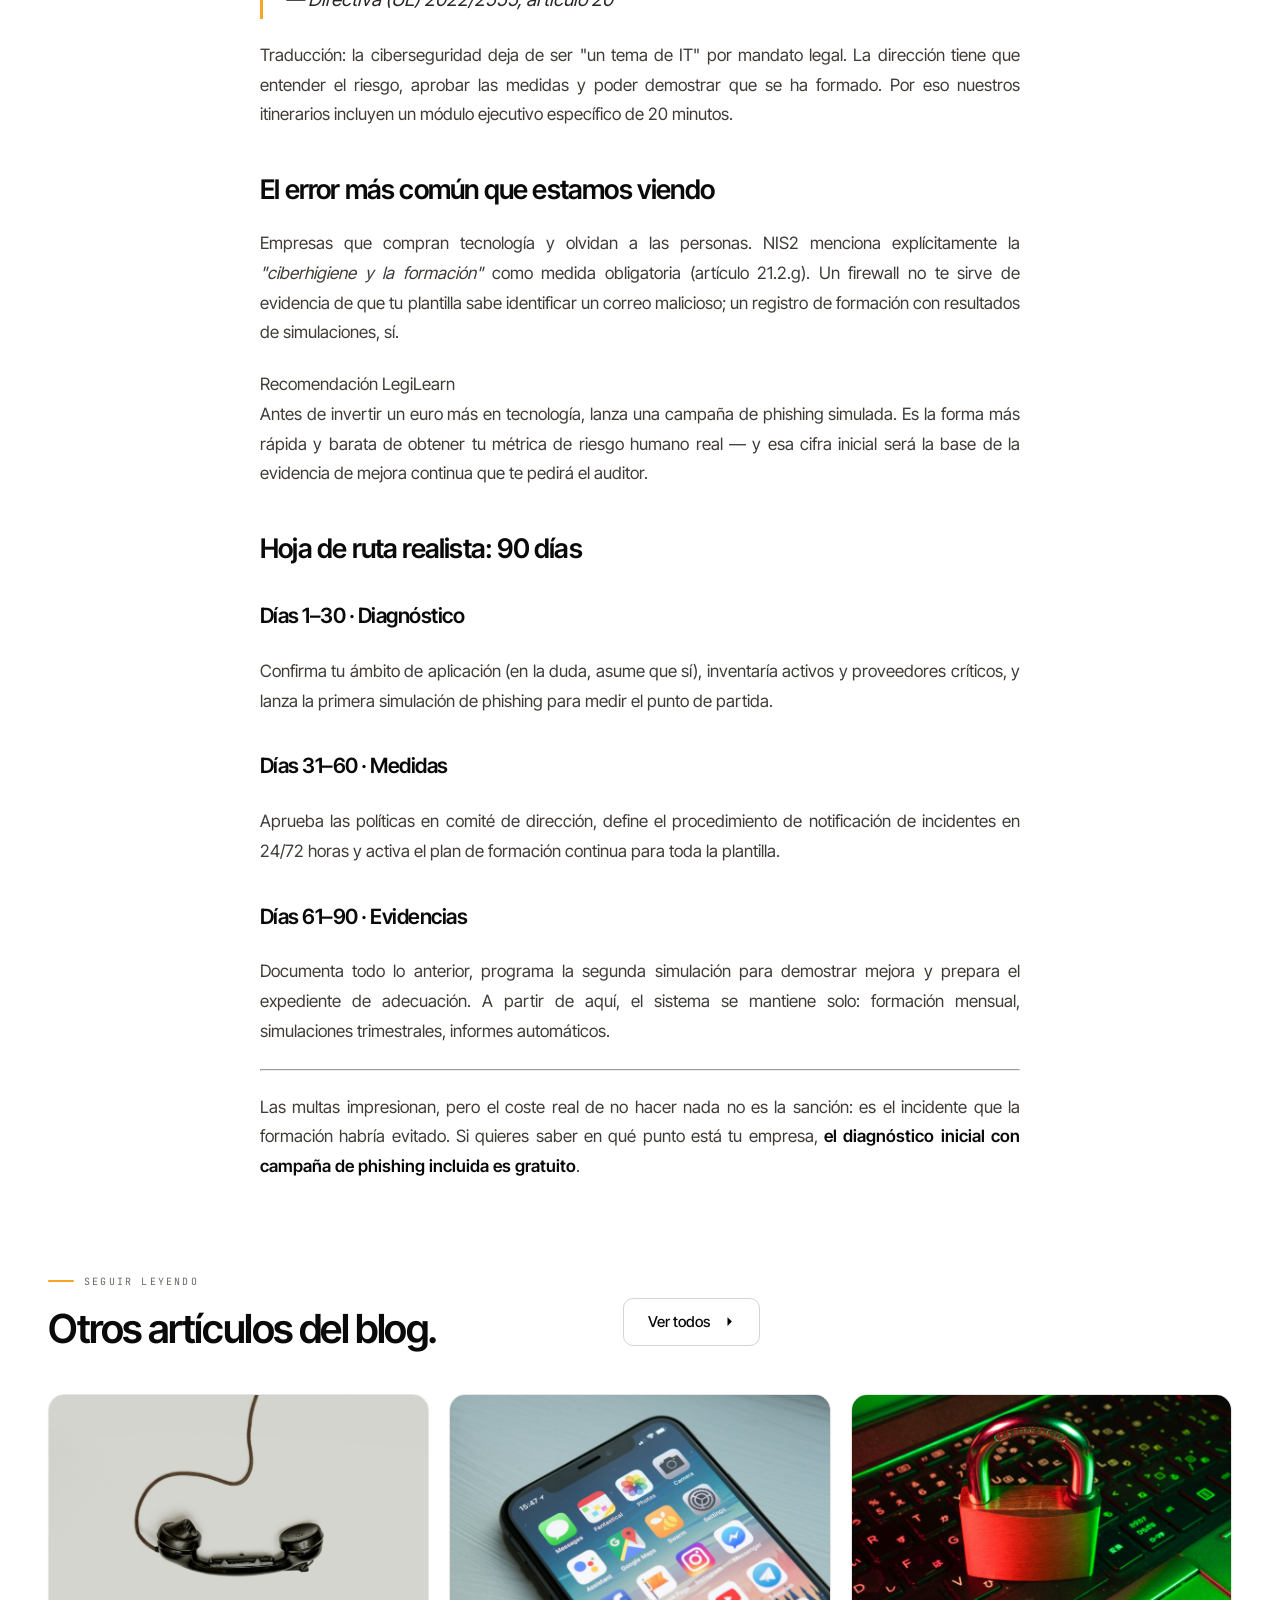
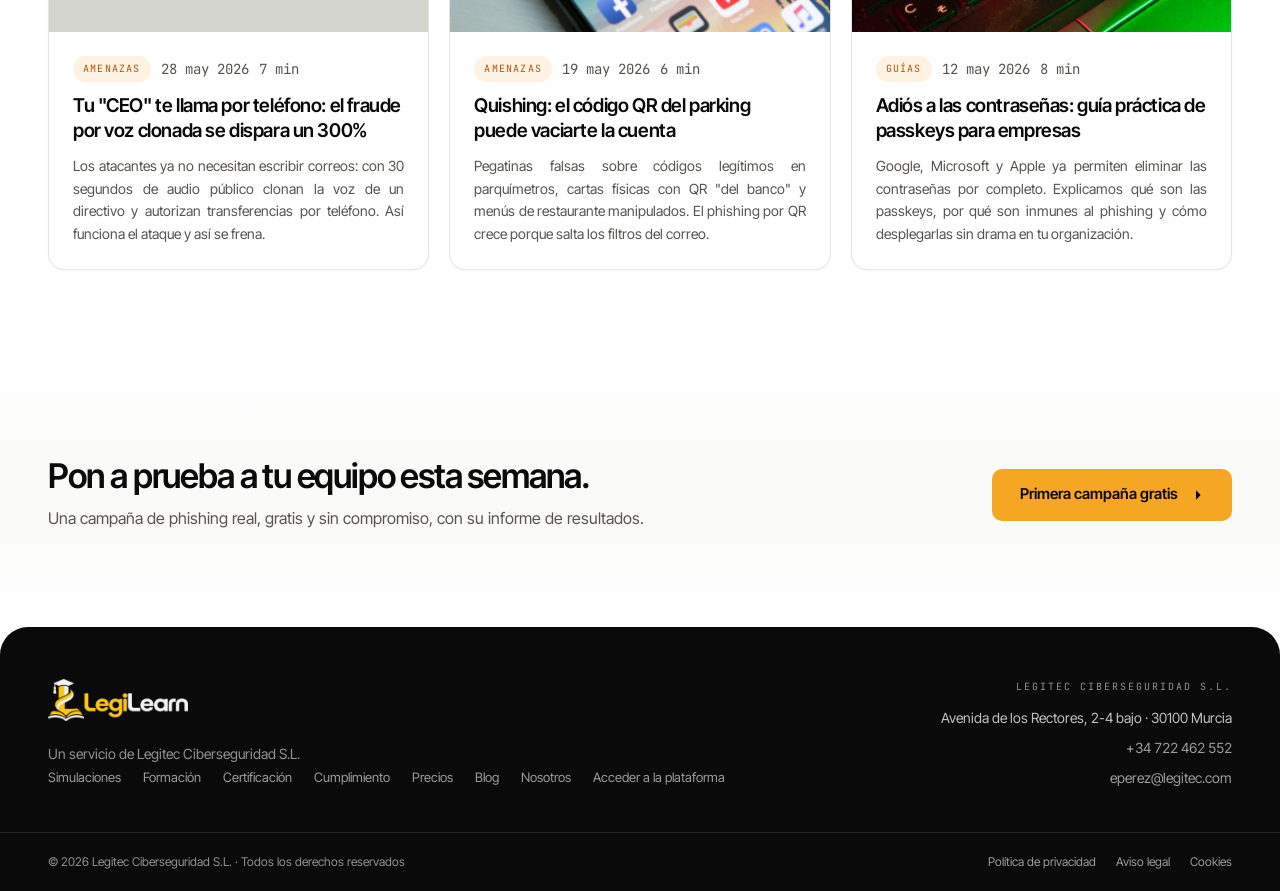
<file: blog/nis2-2026-pymes.html>
<!doctype html>
<html lang="es">
<head>
<meta charset="utf-8">
<meta name="viewport" content="width=device-width, initial-scale=1">
<title>NIS2 ya es obligatoria: qué tiene que hacer tu pyme antes de octubre | LegiLearn</title>
<meta name="description" content="La directiva europea de ciberseguridad afecta a más de 100.000 empresas españolas. Te explicamos sin jerga quién está obligado, qué exige exactamente y por dónde empezar sin volverte loco.">
<link rel="canonical" href="https://web.legilearn.com/blog/nis2-2026-pymes.html">
<meta name="robots" content="index, follow, max-image-preview:large, max-snippet:-1">
<meta name="theme-color" content="#0a0a0b">
<meta property="og:type" content="article">
<meta property="og:site_name" content="LegiLearn">
<meta property="og:locale" content="es_ES">
<meta property="og:url" content="https://web.legilearn.com/blog/nis2-2026-pymes.html">
<meta property="og:title" content="NIS2 ya es obligatoria: qué tiene que hacer tu pyme antes de octubre">
<meta property="og:description" content="La directiva europea de ciberseguridad afecta a más de 100.000 empresas españolas. Te explicamos sin jerga quién está obligado, qué exige exactamente y por dónde empezar sin volverte loco.">
<meta property="og:image" content="https://web.legilearn.com/uploads/blog/1450101499163.jpg">
<meta property="og:image:alt" content="NIS2 ya es obligatoria: qué tiene que hacer tu pyme antes de octubre">
<meta name="twitter:card" content="summary_large_image">
<meta name="twitter:title" content="NIS2 ya es obligatoria: qué tiene que hacer tu pyme antes de octubre">
<meta name="twitter:description" content="La directiva europea de ciberseguridad afecta a más de 100.000 empresas españolas. Te explicamos sin jerga quién está obligado, qué exige exactamente y por dónde empezar sin volverte loco.">
<meta name="twitter:image" content="https://web.legilearn.com/uploads/blog/1450101499163.jpg">
<link rel="icon" type="image/png" href="../assets/legilearn-icono.png">
<link rel="apple-touch-icon" href="../assets/legilearn-isotipo.png">
<link rel="preload" href="../assets/fonts/inter-tight-400-latin.woff2" as="font" type="font/woff2" crossorigin>
<link rel="preload" href="../assets/fonts/inter-tight-600-latin.woff2" as="font" type="font/woff2" crossorigin>
<link rel="stylesheet" href="../assets/fonts.css">
<link rel="stylesheet" href="../assets/styles.css">
<script>document.documentElement.classList.add('js');</script>

<script type="application/ld+json">
{
  "@context": "https://schema.org",
  "@type": "BlogPosting",
  "headline": "NIS2 ya es obligatoria: qué tiene que hacer tu pyme antes de octubre",
  "description": "La directiva europea de ciberseguridad afecta a más de 100.000 empresas españolas. Te explicamos sin jerga quién está obligado, qué exige exactamente y por dónde empezar sin volverte loco.",
  "image": "https://web.legilearn.com/uploads/blog/1450101499163.jpg",
  "url": "https://web.legilearn.com/blog/nis2-2026-pymes.html",
  "mainEntityOfPage": {
    "@type": "WebPage",
    "@id": "https://web.legilearn.com/blog/nis2-2026-pymes.html"
  },
  "inLanguage": "es-ES",
  "author": {
    "@type": "Organization",
    "name": "Equipo Legitec · Normativa"
  },
  "publisher": {
    "@type": "Organization",
    "name": "LegiLearn",
    "url": "https://web.legilearn.com/",
    "logo": {
      "@type": "ImageObject",
      "url": "https://web.legilearn.com/assets/legilearn-logo.png"
    }
  },
  "datePublished": "2026-06-02",
  "dateModified": "2026-06-02",
  "articleSection": "Normativa",
  "timeRequired": "PT9M"
}
</script>
</head>
<body>
<a class="skip-link" href="#contenido">Saltar al contenido</a>
<!-- Sprite de iconos: se usa con <use href="#i-…">.
     Generado por build-iconos.mjs a partir de Lucide 0.544.0 (licencia ISC).
     No editar a mano: un grosor de línea único es lo que mantiene el juego
     coherente, y retocar un icono suelto es justo lo que lo rompe. -->
<svg class="sr-only" aria-hidden="true" focusable="false" xmlns="http://www.w3.org/2000/svg"
     fill="none" stroke="currentColor" stroke-width="2" stroke-linecap="round" stroke-linejoin="round">
  <symbol id="i-check" viewBox="0 0 24 24"><path d="M20 6 9 17l-5-5" /></symbol>
  <symbol id="i-arrow" viewBox="0 0 24 24"><path d="M5 12h14" /> <path d="m12 5 7 7-7 7" /></symbol>
  <symbol id="i-down" viewBox="0 0 24 24"><path d="m6 9 6 6 6-6" /></symbol>
  <symbol id="i-menu" viewBox="0 0 24 24"><path d="M4 5h16" /> <path d="M4 12h16" /> <path d="M4 19h16" /></symbol>
  <symbol id="i-close" viewBox="0 0 24 24"><path d="M18 6 6 18" /> <path d="m6 6 12 12" /></symbol>
  <symbol id="i-login" viewBox="0 0 24 24"><path d="m10 17 5-5-5-5" /> <path d="M15 12H3" /> <path d="M15 3h4a2 2 0 0 1 2 2v14a2 2 0 0 1-2 2h-4" /></symbol>
  <symbol id="i-mail" viewBox="0 0 24 24"><path d="m22 7-8.991 5.727a2 2 0 0 1-2.009 0L2 7" /> <rect x="2" y="4" width="20" height="16" rx="2" /></symbol>
  <symbol id="i-inbox" viewBox="0 0 24 24"><polyline points="22 12 16 12 14 15 10 15 8 12 2 12" /> <path d="M5.45 5.11 2 12v6a2 2 0 0 0 2 2h16a2 2 0 0 0 2-2v-6l-3.45-6.89A2 2 0 0 0 16.76 4H7.24a2 2 0 0 0-1.79 1.11z" /></symbol>
  <symbol id="i-chat" viewBox="0 0 24 24"><path d="M22 17a2 2 0 0 1-2 2H6.828a2 2 0 0 0-1.414.586l-2.202 2.202A.71.71 0 0 1 2 21.286V5a2 2 0 0 1 2-2h16a2 2 0 0 1 2 2z" /></symbol>
  <symbol id="i-phone" viewBox="0 0 24 24"><path d="M13.832 16.568a1 1 0 0 0 1.213-.303l.355-.465A2 2 0 0 1 17 15h3a2 2 0 0 1 2 2v3a2 2 0 0 1-2 2A18 18 0 0 1 2 4a2 2 0 0 1 2-2h3a2 2 0 0 1 2 2v3a2 2 0 0 1-.8 1.6l-.468.351a1 1 0 0 0-.292 1.233 14 14 0 0 0 6.392 6.384" /></symbol>
  <symbol id="i-doc" viewBox="0 0 24 24"><path d="M15 2H6a2 2 0 0 0-2 2v16a2 2 0 0 0 2 2h12a2 2 0 0 0 2-2V7Z" /> <path d="M14 2v4a2 2 0 0 0 2 2h4" /> <path d="M10 9H8" /> <path d="M16 13H8" /> <path d="M16 17H8" /></symbol>
  <symbol id="i-clip" viewBox="0 0 24 24"><path d="m16 6-8.414 8.586a2 2 0 0 0 2.829 2.829l8.414-8.586a4 4 0 1 0-5.657-5.657l-8.379 8.551a6 6 0 1 0 8.485 8.485l8.379-8.551" /></symbol>
  <symbol id="i-list" viewBox="0 0 24 24"><path d="M13 5h8" /> <path d="M13 12h8" /> <path d="M13 19h8" /> <path d="m3 17 2 2 4-4" /> <path d="m3 7 2 2 4-4" /></symbol>
  <symbol id="i-pen" viewBox="0 0 24 24"><path d="M12 3H5a2 2 0 0 0-2 2v14a2 2 0 0 0 2 2h14a2 2 0 0 0 2-2v-7" /> <path d="M18.375 2.625a1 1 0 0 1 3 3l-9.013 9.014a2 2 0 0 1-.853.505l-2.873.84a.5.5 0 0 1-.62-.62l.84-2.873a2 2 0 0 1 .506-.852z" /></symbol>
  <symbol id="i-lock" viewBox="0 0 24 24"><rect width="18" height="11" x="3" y="11" rx="2" ry="2" /> <path d="M7 11V7a5 5 0 0 1 10 0v4" /></symbol>
  <symbol id="i-qr" viewBox="0 0 24 24"><rect width="5" height="5" x="3" y="3" rx="1" /> <rect width="5" height="5" x="16" y="3" rx="1" /> <rect width="5" height="5" x="3" y="16" rx="1" /> <path d="M21 16h-3a2 2 0 0 0-2 2v3" /> <path d="M21 21v.01" /> <path d="M12 7v3a2 2 0 0 1-2 2H7" /> <path d="M3 12h.01" /> <path d="M12 3h.01" /> <path d="M12 16v.01" /> <path d="M16 12h1" /> <path d="M21 12v.01" /> <path d="M12 21v-1" /></symbol>
  <symbol id="i-card" viewBox="0 0 24 24"><rect width="20" height="14" x="2" y="5" rx="2" /> <line x1="2" x2="22" y1="10" y2="10" /></symbol>
  <symbol id="i-cap" viewBox="0 0 24 24"><path d="M21.42 10.922a1 1 0 0 0-.019-1.838L12.83 5.18a2 2 0 0 0-1.66 0L2.6 9.08a1 1 0 0 0 0 1.832l8.57 3.908a2 2 0 0 0 1.66 0z" /> <path d="M22 10v6" /> <path d="M6 12.5V16a6 3 0 0 0 12 0v-3.5" /></symbol>
  <symbol id="i-chart" viewBox="0 0 24 24"><path d="M3 3v16a2 2 0 0 0 2 2h16" /> <path d="M18 17V9" /> <path d="M13 17V5" /> <path d="M8 17v-3" /></symbol>
  <symbol id="i-trend" viewBox="0 0 24 24"><path d="M16 7h6v6" /> <path d="m22 7-8.5 8.5-5-5L2 17" /></symbol>
  <symbol id="i-refresh" viewBox="0 0 24 24"><path d="M3 12a9 9 0 0 1 9-9 9.75 9.75 0 0 1 6.74 2.74L21 8" /> <path d="M21 3v5h-5" /> <path d="M21 12a9 9 0 0 1-9 9 9.75 9.75 0 0 1-6.74-2.74L3 16" /> <path d="M8 16H3v5" /></symbol>
  <symbol id="i-globe" viewBox="0 0 24 24"><circle cx="12" cy="12" r="10" /> <path d="M12 2a14.5 14.5 0 0 0 0 20 14.5 14.5 0 0 0 0-20" /> <path d="M2 12h20" /></symbol>
  <symbol id="i-puzzle" viewBox="0 0 24 24"><path d="M15.39 4.39a1 1 0 0 0 1.68-.474 2.5 2.5 0 1 1 3.014 3.015 1 1 0 0 0-.474 1.68l1.683 1.682a2.414 2.414 0 0 1 0 3.414L19.61 15.39a1 1 0 0 1-1.68-.474 2.5 2.5 0 1 0-3.014 3.015 1 1 0 0 1 .474 1.68l-1.683 1.682a2.414 2.414 0 0 1-3.414 0L8.61 19.61a1 1 0 0 0-1.68.474 2.5 2.5 0 1 1-3.014-3.015 1 1 0 0 0 .474-1.68l-1.683-1.682a2.414 2.414 0 0 1 0-3.414L4.39 8.61a1 1 0 0 1 1.68.474 2.5 2.5 0 1 0 3.014-3.015 1 1 0 0 1-.474-1.68l1.683-1.682a2.414 2.414 0 0 1 3.414 0z" /></symbol>
  <symbol id="i-gift" viewBox="0 0 24 24"><rect x="3" y="8" width="18" height="4" rx="1" /> <path d="M12 8v13" /> <path d="M19 12v7a2 2 0 0 1-2 2H7a2 2 0 0 1-2-2v-7" /> <path d="M7.5 8a2.5 2.5 0 0 1 0-5A4.8 8 0 0 1 12 8a4.8 8 0 0 1 4.5-5 2.5 2.5 0 0 1 0 5" /></symbol>
  <symbol id="i-play-circle" viewBox="0 0 24 24"><path d="M9 9.003a1 1 0 0 1 1.517-.859l4.997 2.997a1 1 0 0 1 0 1.718l-4.997 2.997A1 1 0 0 1 9 14.996z" /> <circle cx="12" cy="12" r="10" /></symbol>
  <symbol id="i-quote" viewBox="0 0 32 32" fill="currentColor" stroke="none"><path d="M10 18V10a4 4 0 0 1 4-4h2v2h-2a2 2 0 0 0-2 2v2h4v8h-6zm10 0V10a4 4 0 0 1 4-4h2v2h-2a2 2 0 0 0-2 2v2h4v8h-6z"/></symbol>
  <symbol id="i-play" viewBox="0 0 24 24" fill="currentColor"><polygon points="6 3 20 12 6 21"/></symbol>
</svg>
<header class="nav" data-nav>
  <div class="wrap nav__inner">
    <a class="brand" href="../index.html" aria-label="LegiLearn, inicio">
      <img src="../assets/legilearn-logo-oscuro.png" alt="LegiLearn" width="320" height="96">
    </a>

    <nav class="nav__links" id="menu" aria-label="Principal">
      <a class="nav__link" href="../index.html#simulaciones">Simulaciones</a>
      <a class="nav__link" href="../index.html#formacion">Formación</a>
      <a class="nav__link" href="../index.html#certificados">Certificación</a>
      <a class="nav__link" href="../index.html#cumplimiento">Cumplimiento</a>
      <a class="nav__link" href="../index.html#precios">Precios</a>
      <a class="nav__link" href="../index.html#clientes">Clientes</a>
      <a class="nav__link" href="../blog.html" aria-current="page">Blog</a>
      <a class="nav__link" href="../nosotros.html">Nosotros</a>
      <a class="nav__link nav__cta-m" href="../index.html#contacto">Primera campaña gratis</a>
    </nav>

    <div class="nav__actions">
      <a class="nav__login" href="https://legilearn.com" aria-label="Acceder a la plataforma">
        <svg width="17" height="17" aria-hidden="true"><use href="#i-login"/></svg>
        <span>Acceder</span>
      </a>
      <a class="btn btn--amber" href="../index.html#contacto">Primera campaña gratis</a>
      <button class="nav__toggle" type="button" data-nav-toggle aria-expanded="false" aria-controls="menu">
        <span class="sr-only">Abrir menú</span>
        <svg width="24" height="24" aria-hidden="true"><use href="#i-menu"/></svg>
      </button>
    </div>
  </div>
</header>

<main id="contenido">

  <section class="page-hero">
    <div class="wrap" style="max-width:900px">
      <p class="post-meta" style="color:rgba(245,245,245,.7);margin-bottom:20px">
        <a href="../blog.html" style="color:var(--amber)">Blog</a>
        <span>·</span><span>Normativa</span>
        <span>·</span><time datetime="2026-06-02">02 jun 2026</time>
        <span>·</span><span>9 min de lectura</span>
      </p>
      <h1>NIS2 ya es obligatoria: qué tiene que hacer tu pyme antes de octubre</h1>
      <p class="page-hero__lead">La directiva europea de ciberseguridad afecta a más de 100.000 empresas españolas. Te explicamos sin jerga quién está obligado, qué exige exactamente y por dónde empezar sin volverte loco.</p>
      <p class="page-hero__lead" style="margin-top:20px;font-size:14px">Equipo Legitec · Normativa</p>
    </div>
  </section>

  <section class="section">
    <div class="wrap">
      <article class="article">
        <figure class="article__cover">
          <img src="/uploads/blog/1450101499163.jpg" alt="" width="1600" height="900" fetchpriority="high" decoding="async">
        </figure>
        <div class="prose"><p>Si tu empresa tiene más de 50 empleados o factura más de 10 millones de euros y opera en un sector "esencial o importante", <strong>la directiva NIS2 te aplica desde ya</strong>. Y a diferencia del RGPD — donde la sanción llegaba después de la denuncia — aquí el regulador puede pedirte evidencias de forma proactiva.</p>
      <p>En Legitec llevamos meses acompañando empresas en su adecuación, y el patrón se repite: la mayoría descubre que está dentro del ámbito de aplicación mucho más tarde de lo que debería. Esta guía resume lo esencial para que no te pase.</p>

      <h2>¿Está mi empresa dentro del ámbito?</h2>
      <p>La directiva distingue entre entidades <strong>esenciales</strong> e <strong>importantes</strong>. La diferencia práctica está en el régimen de supervisión y en el techo de las sanciones, pero las obligaciones técnicas son casi idénticas:</p>
      <div class="table-scroll"><table>
        <thead><tr><th>Categoría</th><th>Sectores</th><th>Multa máxima</th></tr></thead>
        <tbody>
          <tr><td><strong>Esenciales</strong></td><td>Energía, transporte, banca, sanidad, agua, infraestructura digital, administración pública, espacio</td><td>10 M€ o 2% de la facturación global</td></tr>
          <tr><td><strong>Importantes</strong></td><td>Servicios postales, gestión de residuos, química, alimentación, fabricación de productos críticos, servicios digitales, investigación</td><td>7 M€ o 1,4% de la facturación global</td></tr>
        </tbody>
      </table></div>
      <p>Ojo al detalle que casi todo el mundo pasa por alto: <strong>la cadena de suministro</strong>. Aunque tu empresa no esté listada, si eres proveedor relevante de una entidad esencial, tu cliente te va a exigir contractualmente medidas equivalentes. NIS2 se contagia hacia abajo.</p>

      <h2>Las cinco obligaciones que importan</h2>
      <ul>
        <li><strong>Análisis de riesgos documentado</strong> y políticas de seguridad aprobadas — y firmadas — por la dirección.</li>
        <li><strong>Formación obligatoria en ciberseguridad</strong> para toda la plantilla, incluida la alta dirección.</li>
        <li><strong>Gestión de incidentes</strong> con alerta temprana a la autoridad en menos de 24 horas y notificación completa en 72.</li>
        <li><strong>Seguridad en la cadena de suministro</strong>: debes evaluar y vigilar a tus proveedores críticos.</li>
        <li><strong>Evidencias auditables</strong> de todo lo anterior. Si no está documentado, a efectos del regulador no existe.</li>
      </ul>

      <figure>
        <img src="/uploads/blog/1573164574572.jpg" alt="Reunión de un comité de dirección" loading="lazy">
        <figcaption>El artículo 20 de NIS2 hace responsable directa a la dirección: los órganos de gobierno deben aprobar las medidas, supervisarlas y formarse en ciberseguridad.</figcaption>
      </figure>

      <h2>La novedad que cambia las reglas: responsabilidad personal</h2>
      <p>Esta es la frase que más despierta a los comités de dirección cuando la explicamos en una sesión ejecutiva:</p>
      <blockquote>
        <p>Los Estados miembros velarán por que los órganos de dirección puedan ser considerados responsables del incumplimiento de las medidas de gestión de riesgos de ciberseguridad.</p>
        <cite>— Directiva (UE) 2022/2555, artículo 20</cite>
      </blockquote>
      <p>Traducción: la ciberseguridad deja de ser "un tema de IT" por mandato legal. La dirección tiene que entender el riesgo, aprobar las medidas y poder demostrar que se ha formado. Por eso nuestros itinerarios incluyen un módulo ejecutivo específico de 20 minutos.</p>

      <h2>El error más común que estamos viendo</h2>
      <p>Empresas que compran tecnología y olvidan a las personas. NIS2 menciona explícitamente la <em>"ciberhigiene y la formación"</em> como medida obligatoria (artículo 21.2.g). Un firewall no te sirve de evidencia de que tu plantilla sabe identificar un correo malicioso; un registro de formación con resultados de simulaciones, sí.</p>

      <div class="callout">
        <div class="callout-label">Recomendación LegiLearn</div>
        <p>Antes de invertir un euro más en tecnología, lanza una campaña de phishing simulada. Es la forma más rápida y barata de obtener tu métrica de riesgo humano real — y esa cifra inicial será la base de la evidencia de mejora continua que te pedirá el auditor.</p>
      </div>

      <h2>Hoja de ruta realista: 90 días</h2>
      <h3>Días 1–30 · Diagnóstico</h3>
      <p>Confirma tu ámbito de aplicación (en la duda, asume que sí), inventaría activos y proveedores críticos, y lanza la primera simulación de phishing para medir el punto de partida.</p>
      <h3>Días 31–60 · Medidas</h3>
      <p>Aprueba las políticas en comité de dirección, define el procedimiento de notificación de incidentes en 24/72 horas y activa el plan de formación continua para toda la plantilla.</p>
      <h3>Días 61–90 · Evidencias</h3>
      <p>Documenta todo lo anterior, programa la segunda simulación para demostrar mejora y prepara el expediente de adecuación. A partir de aquí, el sistema se mantiene solo: formación mensual, simulaciones trimestrales, informes automáticos.</p>

      <hr>
      <p>Las multas impresionan, pero el coste real de no hacer nada no es la sanción: es el incidente que la formación habría evitado. Si quieres saber en qué punto está tu empresa, <strong>el diagnóstico inicial con campaña de phishing incluida es gratuito</strong>.</p></div>
      </article>
    </div>
  </section>

  <section class="section" style="padding-top:0">
    <div class="wrap">
      <div class="head">
        <div class="head__title">
          <p class="eyebrow">Seguir leyendo</p>
          <h2>Otros artículos del blog.</h2>
        </div>
        <p class="head__lead"><a class="btn btn--ghost" href="../blog.html">Ver todos <svg width="15" height="15" aria-hidden="true"><use href="#i-arrow"/></svg></a></p>
      </div>
      <ul class="posts">
      <li><article class="card card--hover post-card">
        <a class="post-card__cover" href="phishing-ia-deepfake-voz.html">
          <img src="/uploads/blog/1523966211575.jpg" alt="" width="1400" height="900" loading="lazy" decoding="async">
        </a>
        <div class="post-card__body">
          <p class="post-meta"><span class="post-cat">Amenazas</span><span>28 may 2026</span><span>7 min</span></p>
          <h3><a href="phishing-ia-deepfake-voz.html">Tu &quot;CEO&quot; te llama por teléfono: el fraude por voz clonada se dispara un 300%</a></h3>
          <p>Los atacantes ya no necesitan escribir correos: con 30 segundos de audio público clonan la voz de un directivo y autorizan transferencias por teléfono. Así funciona el ataque y así se frena.</p>
        </div>
      </article></li>
      <li><article class="card card--hover post-card">
        <a class="post-card__cover" href="qr-phishing-quishing.html">
          <img src="/uploads/blog/1512941937669.jpg" alt="" width="1400" height="900" loading="lazy" decoding="async">
        </a>
        <div class="post-card__body">
          <p class="post-meta"><span class="post-cat">Amenazas</span><span>19 may 2026</span><span>6 min</span></p>
          <h3><a href="qr-phishing-quishing.html">Quishing: el código QR del parking puede vaciarte la cuenta</a></h3>
          <p>Pegatinas falsas sobre códigos legítimos en parquímetros, cartas físicas con QR &quot;del banco&quot; y menús de restaurante manipulados. El phishing por QR crece porque salta los filtros del correo.</p>
        </div>
      </article></li>
      <li><article class="card card--hover post-card">
        <a class="post-card__cover" href="contrasenas-passkeys-2026.html">
          <img src="/uploads/blog/1614064641938.jpg" alt="" width="1400" height="900" loading="lazy" decoding="async">
        </a>
        <div class="post-card__body">
          <p class="post-meta"><span class="post-cat">Guías</span><span>12 may 2026</span><span>8 min</span></p>
          <h3><a href="contrasenas-passkeys-2026.html">Adiós a las contraseñas: guía práctica de passkeys para empresas</a></h3>
          <p>Google, Microsoft y Apple ya permiten eliminar las contraseñas por completo. Explicamos qué son las passkeys, por qué son inmunes al phishing y cómo desplegarlas sin drama en tu organización.</p>
        </div>
      </article></li>
      </ul>
    </div>
  </section>

  <section class="section--sand">
    <div class="wrap" style="display:flex;flex-wrap:wrap;align-items:center;justify-content:space-between;gap:24px">
      <div style="display:flex;flex-direction:column;gap:10px;max-width:620px">
        <h2 style="font-size:clamp(26px,3vw,34px)">Pon a prueba a tu equipo esta semana.</h2>
        <p class="lead-copy">Una campaña de phishing real, gratis y sin compromiso, con su informe de resultados.</p>
      </div>
      <a class="btn btn--amber btn--lg" href="../index.html#contacto">Primera campaña gratis <svg width="16" height="16" aria-hidden="true"><use href="#i-arrow"/></svg></a>
    </div>
  </section>
</main>

<footer class="footer">
  <div class="footer__slab">
    <div class="wrap footer__top">
      <div>
        <a class="brand brand--footer" href="../index.html" aria-label="LegiLearn, inicio">
          <img src="../assets/legilearn-logo-oscuro.png" alt="LegiLearn" width="320" height="96">
        </a>
        <p style="font-size:14px;color:rgba(245,245,245,.58);margin-top:16px">Un servicio de Legitec Ciberseguridad S.L.</p>
        <nav class="footer__links" aria-label="Secciones">
          <a class="nav__link" href="../index.html#simulaciones">Simulaciones</a>
          <a class="nav__link" href="../index.html#formacion">Formación</a>
          <a class="nav__link" href="../index.html#certificados">Certificación</a>
          <a class="nav__link" href="../index.html#cumplimiento">Cumplimiento</a>
          <a class="nav__link" href="../index.html#precios">Precios</a>
          <a class="nav__link" href="../blog.html">Blog</a>
          <a class="nav__link" href="../nosotros.html">Nosotros</a>
          <a class="nav__link footer__login" href="https://legilearn.com">Acceder a la plataforma</a>
        </nav>
      </div>
      <address class="footer__contact" style="font-style:normal">
        <span class="mono" style="font-size:10px;letter-spacing:.2em;color:rgba(245,245,245,.58);margin-bottom:4px">LEGITEC CIBERSEGURIDAD S.L.</span>
        <span>Avenida de los Rectores, 2-4 bajo · 30100 Murcia</span>
        <a class="nav__link num" href="tel:+34722462552">+34 722 462 552</a>
        <a class="nav__link" href="mailto:eperez@legitec.com">eperez@legitec.com</a>
      </address>
    </div>
    <div class="footer__legal">
      <div class="wrap">
        <span>© 2026 Legitec Ciberseguridad S.L. · Todos los derechos reservados</span>
        <ul>
          <li><a class="nav__link" href="#">Política de privacidad</a></li>
          <li><a class="nav__link" href="#">Aviso legal</a></li>
          <li><a class="nav__link" href="#">Cookies</a></li>
        </ul>
      </div>
    </div>
  </div>
</footer>

<script src="../assets/app.js" defer></script>
</body>
</html>
</file>
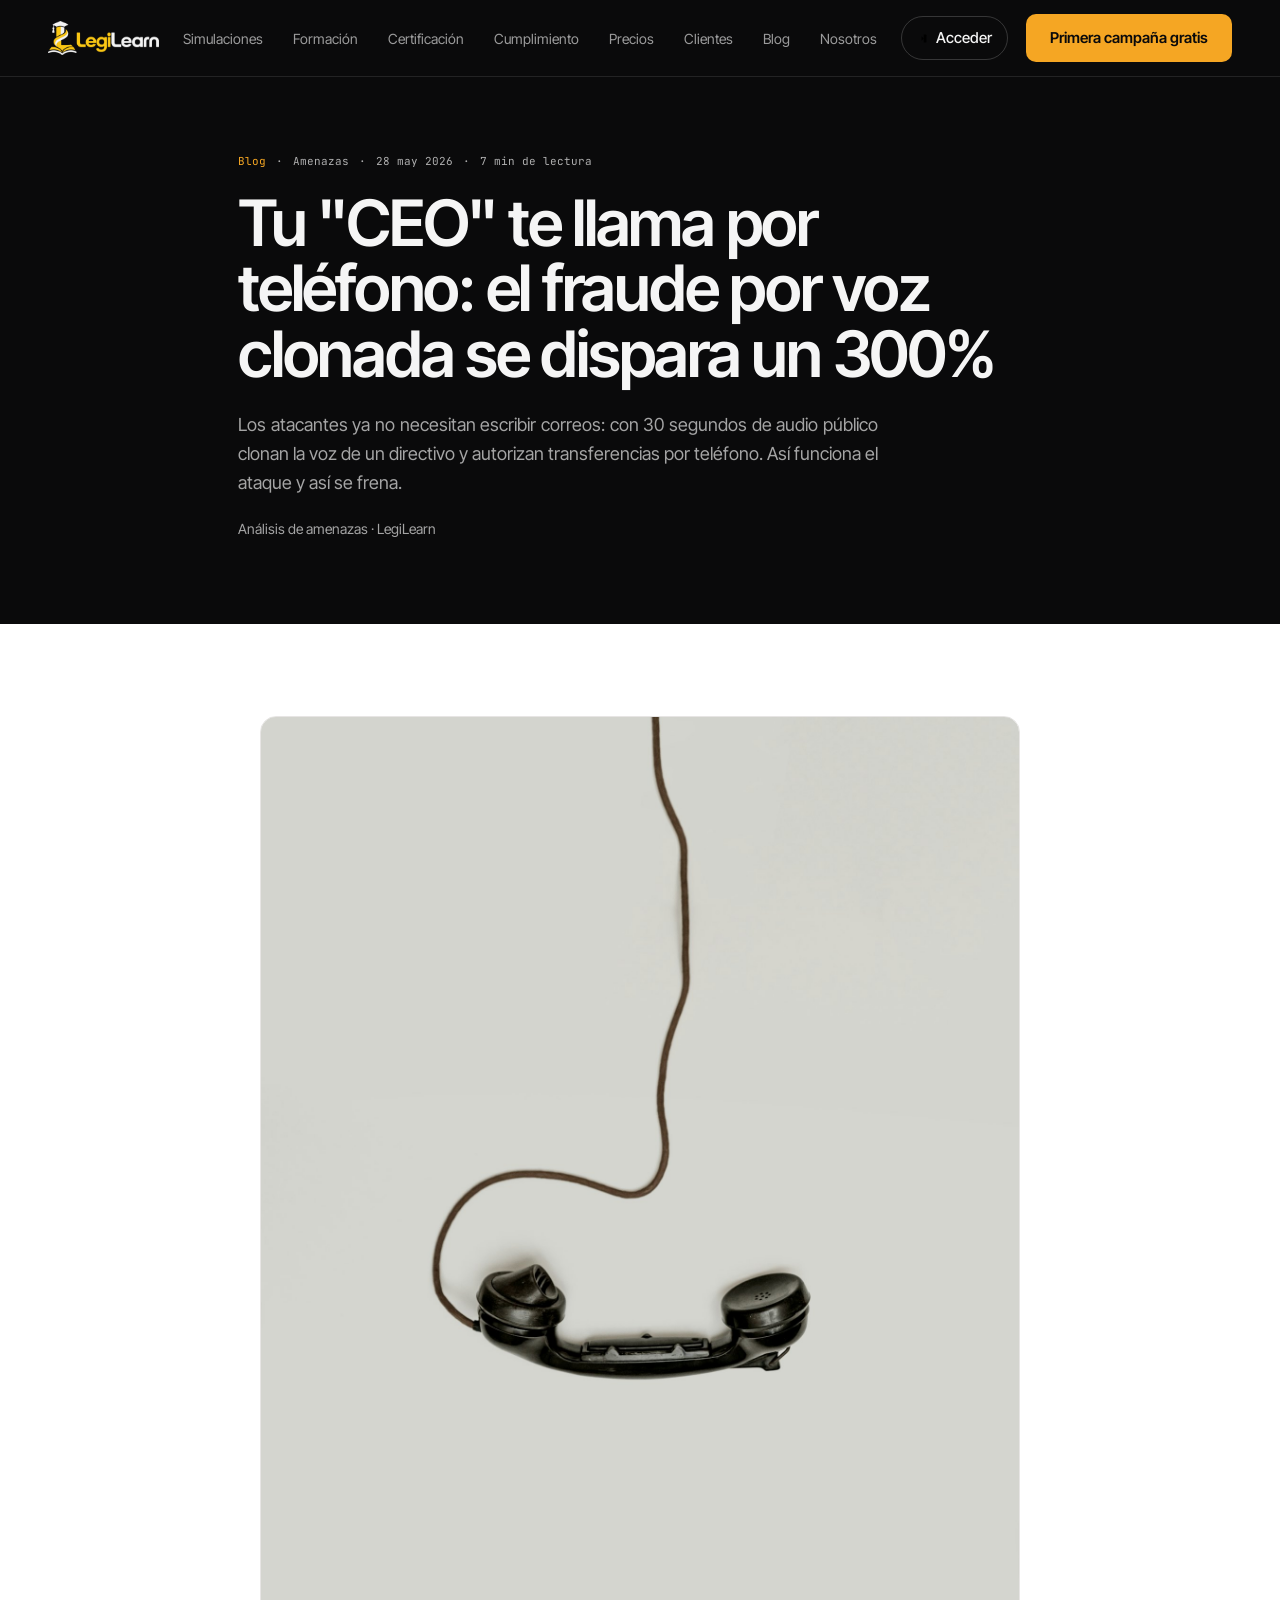
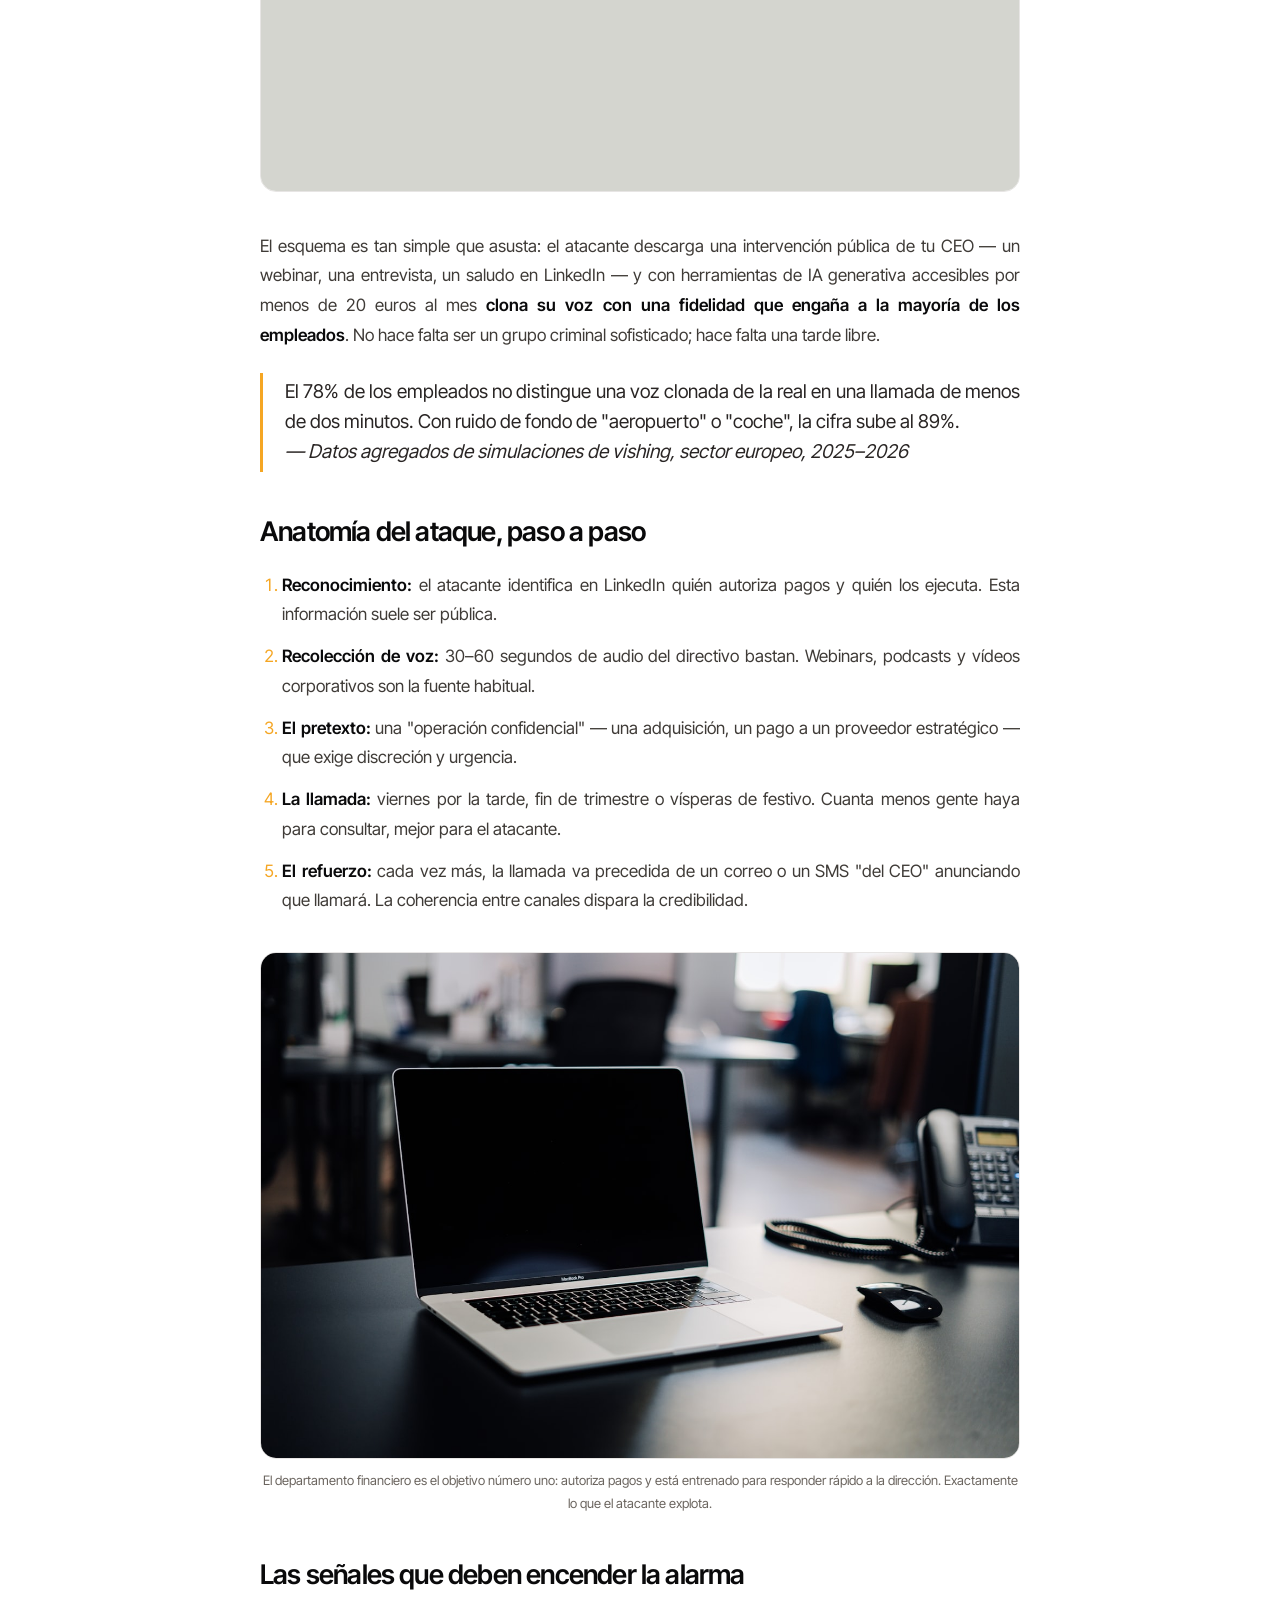
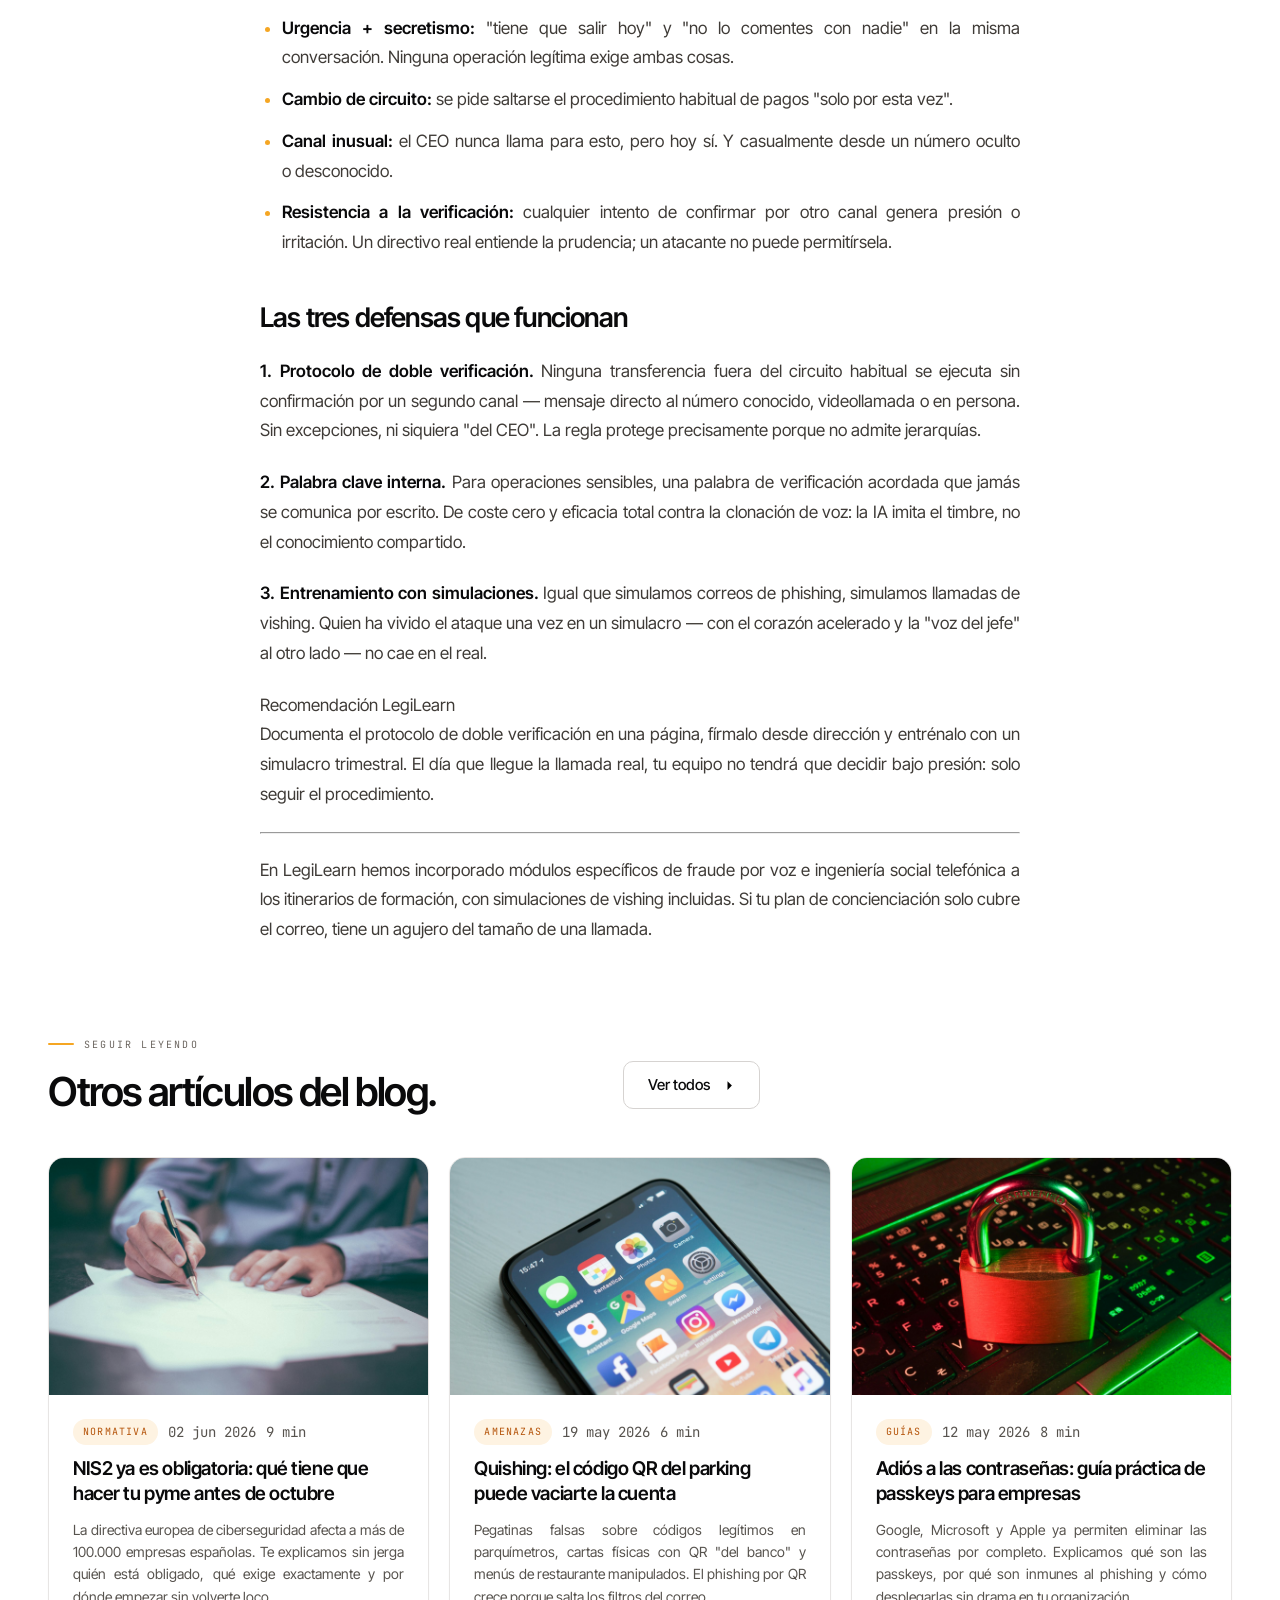
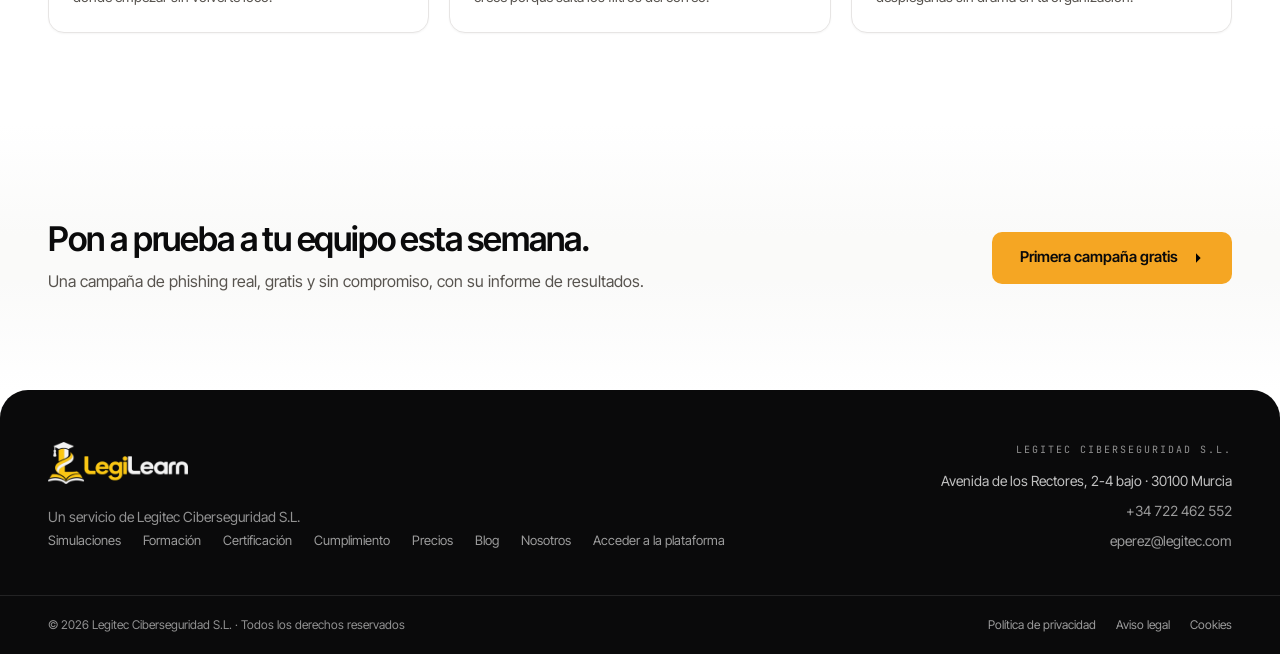
<file: blog/phishing-ia-deepfake-voz.html>
<!doctype html>
<html lang="es">
<head>
<meta charset="utf-8">
<meta name="viewport" content="width=device-width, initial-scale=1">
<title>Tu &quot;CEO&quot; te llama por teléfono: el fraude por voz clonada se dispara un 300% | LegiLearn</title>
<meta name="description" content="Los atacantes ya no necesitan escribir correos: con 30 segundos de audio público clonan la voz de un directivo y autorizan transferencias por teléfono. Así funciona el ataque y así se frena.">
<link rel="canonical" href="https://web.legilearn.com/blog/phishing-ia-deepfake-voz.html">
<meta name="robots" content="index, follow, max-image-preview:large, max-snippet:-1">
<meta name="theme-color" content="#0a0a0b">
<meta property="og:type" content="article">
<meta property="og:site_name" content="LegiLearn">
<meta property="og:locale" content="es_ES">
<meta property="og:url" content="https://web.legilearn.com/blog/phishing-ia-deepfake-voz.html">
<meta property="og:title" content="Tu &quot;CEO&quot; te llama por teléfono: el fraude por voz clonada se dispara un 300%">
<meta property="og:description" content="Los atacantes ya no necesitan escribir correos: con 30 segundos de audio público clonan la voz de un directivo y autorizan transferencias por teléfono. Así funciona el ataque y así se frena.">
<meta property="og:image" content="https://web.legilearn.com/uploads/blog/1523966211575.jpg">
<meta property="og:image:alt" content="Tu &quot;CEO&quot; te llama por teléfono: el fraude por voz clonada se dispara un 300%">
<meta name="twitter:card" content="summary_large_image">
<meta name="twitter:title" content="Tu &quot;CEO&quot; te llama por teléfono: el fraude por voz clonada se dispara un 300%">
<meta name="twitter:description" content="Los atacantes ya no necesitan escribir correos: con 30 segundos de audio público clonan la voz de un directivo y autorizan transferencias por teléfono. Así funciona el ataque y así se frena.">
<meta name="twitter:image" content="https://web.legilearn.com/uploads/blog/1523966211575.jpg">
<link rel="icon" type="image/png" href="../assets/legilearn-icono.png">
<link rel="apple-touch-icon" href="../assets/legilearn-isotipo.png">
<link rel="preload" href="../assets/fonts/inter-tight-400-latin.woff2" as="font" type="font/woff2" crossorigin>
<link rel="preload" href="../assets/fonts/inter-tight-600-latin.woff2" as="font" type="font/woff2" crossorigin>
<link rel="stylesheet" href="../assets/fonts.css">
<link rel="stylesheet" href="../assets/styles.css">
<script>document.documentElement.classList.add('js');</script>

<script type="application/ld+json">
{
  "@context": "https://schema.org",
  "@type": "BlogPosting",
  "headline": "Tu \"CEO\" te llama por teléfono: el fraude por voz clonada se dispara un 300%",
  "description": "Los atacantes ya no necesitan escribir correos: con 30 segundos de audio público clonan la voz de un directivo y autorizan transferencias por teléfono. Así funciona el ataque y así se frena.",
  "image": "https://web.legilearn.com/uploads/blog/1523966211575.jpg",
  "url": "https://web.legilearn.com/blog/phishing-ia-deepfake-voz.html",
  "mainEntityOfPage": {
    "@type": "WebPage",
    "@id": "https://web.legilearn.com/blog/phishing-ia-deepfake-voz.html"
  },
  "inLanguage": "es-ES",
  "author": {
    "@type": "Organization",
    "name": "Análisis de amenazas · LegiLearn"
  },
  "publisher": {
    "@type": "Organization",
    "name": "LegiLearn",
    "url": "https://web.legilearn.com/",
    "logo": {
      "@type": "ImageObject",
      "url": "https://web.legilearn.com/assets/legilearn-logo.png"
    }
  },
  "datePublished": "2026-05-28",
  "dateModified": "2026-05-28",
  "articleSection": "Amenazas",
  "timeRequired": "PT7M"
}
</script>
</head>
<body>
<a class="skip-link" href="#contenido">Saltar al contenido</a>
<!-- Sprite de iconos: se usa con <use href="#i-…">.
     Generado por build-iconos.mjs a partir de Lucide 0.544.0 (licencia ISC).
     No editar a mano: un grosor de línea único es lo que mantiene el juego
     coherente, y retocar un icono suelto es justo lo que lo rompe. -->
<svg class="sr-only" aria-hidden="true" focusable="false" xmlns="http://www.w3.org/2000/svg"
     fill="none" stroke="currentColor" stroke-width="2" stroke-linecap="round" stroke-linejoin="round">
  <symbol id="i-check" viewBox="0 0 24 24"><path d="M20 6 9 17l-5-5" /></symbol>
  <symbol id="i-arrow" viewBox="0 0 24 24"><path d="M5 12h14" /> <path d="m12 5 7 7-7 7" /></symbol>
  <symbol id="i-down" viewBox="0 0 24 24"><path d="m6 9 6 6 6-6" /></symbol>
  <symbol id="i-menu" viewBox="0 0 24 24"><path d="M4 5h16" /> <path d="M4 12h16" /> <path d="M4 19h16" /></symbol>
  <symbol id="i-close" viewBox="0 0 24 24"><path d="M18 6 6 18" /> <path d="m6 6 12 12" /></symbol>
  <symbol id="i-login" viewBox="0 0 24 24"><path d="m10 17 5-5-5-5" /> <path d="M15 12H3" /> <path d="M15 3h4a2 2 0 0 1 2 2v14a2 2 0 0 1-2 2h-4" /></symbol>
  <symbol id="i-mail" viewBox="0 0 24 24"><path d="m22 7-8.991 5.727a2 2 0 0 1-2.009 0L2 7" /> <rect x="2" y="4" width="20" height="16" rx="2" /></symbol>
  <symbol id="i-inbox" viewBox="0 0 24 24"><polyline points="22 12 16 12 14 15 10 15 8 12 2 12" /> <path d="M5.45 5.11 2 12v6a2 2 0 0 0 2 2h16a2 2 0 0 0 2-2v-6l-3.45-6.89A2 2 0 0 0 16.76 4H7.24a2 2 0 0 0-1.79 1.11z" /></symbol>
  <symbol id="i-chat" viewBox="0 0 24 24"><path d="M22 17a2 2 0 0 1-2 2H6.828a2 2 0 0 0-1.414.586l-2.202 2.202A.71.71 0 0 1 2 21.286V5a2 2 0 0 1 2-2h16a2 2 0 0 1 2 2z" /></symbol>
  <symbol id="i-phone" viewBox="0 0 24 24"><path d="M13.832 16.568a1 1 0 0 0 1.213-.303l.355-.465A2 2 0 0 1 17 15h3a2 2 0 0 1 2 2v3a2 2 0 0 1-2 2A18 18 0 0 1 2 4a2 2 0 0 1 2-2h3a2 2 0 0 1 2 2v3a2 2 0 0 1-.8 1.6l-.468.351a1 1 0 0 0-.292 1.233 14 14 0 0 0 6.392 6.384" /></symbol>
  <symbol id="i-doc" viewBox="0 0 24 24"><path d="M15 2H6a2 2 0 0 0-2 2v16a2 2 0 0 0 2 2h12a2 2 0 0 0 2-2V7Z" /> <path d="M14 2v4a2 2 0 0 0 2 2h4" /> <path d="M10 9H8" /> <path d="M16 13H8" /> <path d="M16 17H8" /></symbol>
  <symbol id="i-clip" viewBox="0 0 24 24"><path d="m16 6-8.414 8.586a2 2 0 0 0 2.829 2.829l8.414-8.586a4 4 0 1 0-5.657-5.657l-8.379 8.551a6 6 0 1 0 8.485 8.485l8.379-8.551" /></symbol>
  <symbol id="i-list" viewBox="0 0 24 24"><path d="M13 5h8" /> <path d="M13 12h8" /> <path d="M13 19h8" /> <path d="m3 17 2 2 4-4" /> <path d="m3 7 2 2 4-4" /></symbol>
  <symbol id="i-pen" viewBox="0 0 24 24"><path d="M12 3H5a2 2 0 0 0-2 2v14a2 2 0 0 0 2 2h14a2 2 0 0 0 2-2v-7" /> <path d="M18.375 2.625a1 1 0 0 1 3 3l-9.013 9.014a2 2 0 0 1-.853.505l-2.873.84a.5.5 0 0 1-.62-.62l.84-2.873a2 2 0 0 1 .506-.852z" /></symbol>
  <symbol id="i-lock" viewBox="0 0 24 24"><rect width="18" height="11" x="3" y="11" rx="2" ry="2" /> <path d="M7 11V7a5 5 0 0 1 10 0v4" /></symbol>
  <symbol id="i-qr" viewBox="0 0 24 24"><rect width="5" height="5" x="3" y="3" rx="1" /> <rect width="5" height="5" x="16" y="3" rx="1" /> <rect width="5" height="5" x="3" y="16" rx="1" /> <path d="M21 16h-3a2 2 0 0 0-2 2v3" /> <path d="M21 21v.01" /> <path d="M12 7v3a2 2 0 0 1-2 2H7" /> <path d="M3 12h.01" /> <path d="M12 3h.01" /> <path d="M12 16v.01" /> <path d="M16 12h1" /> <path d="M21 12v.01" /> <path d="M12 21v-1" /></symbol>
  <symbol id="i-card" viewBox="0 0 24 24"><rect width="20" height="14" x="2" y="5" rx="2" /> <line x1="2" x2="22" y1="10" y2="10" /></symbol>
  <symbol id="i-cap" viewBox="0 0 24 24"><path d="M21.42 10.922a1 1 0 0 0-.019-1.838L12.83 5.18a2 2 0 0 0-1.66 0L2.6 9.08a1 1 0 0 0 0 1.832l8.57 3.908a2 2 0 0 0 1.66 0z" /> <path d="M22 10v6" /> <path d="M6 12.5V16a6 3 0 0 0 12 0v-3.5" /></symbol>
  <symbol id="i-chart" viewBox="0 0 24 24"><path d="M3 3v16a2 2 0 0 0 2 2h16" /> <path d="M18 17V9" /> <path d="M13 17V5" /> <path d="M8 17v-3" /></symbol>
  <symbol id="i-trend" viewBox="0 0 24 24"><path d="M16 7h6v6" /> <path d="m22 7-8.5 8.5-5-5L2 17" /></symbol>
  <symbol id="i-refresh" viewBox="0 0 24 24"><path d="M3 12a9 9 0 0 1 9-9 9.75 9.75 0 0 1 6.74 2.74L21 8" /> <path d="M21 3v5h-5" /> <path d="M21 12a9 9 0 0 1-9 9 9.75 9.75 0 0 1-6.74-2.74L3 16" /> <path d="M8 16H3v5" /></symbol>
  <symbol id="i-globe" viewBox="0 0 24 24"><circle cx="12" cy="12" r="10" /> <path d="M12 2a14.5 14.5 0 0 0 0 20 14.5 14.5 0 0 0 0-20" /> <path d="M2 12h20" /></symbol>
  <symbol id="i-puzzle" viewBox="0 0 24 24"><path d="M15.39 4.39a1 1 0 0 0 1.68-.474 2.5 2.5 0 1 1 3.014 3.015 1 1 0 0 0-.474 1.68l1.683 1.682a2.414 2.414 0 0 1 0 3.414L19.61 15.39a1 1 0 0 1-1.68-.474 2.5 2.5 0 1 0-3.014 3.015 1 1 0 0 1 .474 1.68l-1.683 1.682a2.414 2.414 0 0 1-3.414 0L8.61 19.61a1 1 0 0 0-1.68.474 2.5 2.5 0 1 1-3.014-3.015 1 1 0 0 0 .474-1.68l-1.683-1.682a2.414 2.414 0 0 1 0-3.414L4.39 8.61a1 1 0 0 1 1.68.474 2.5 2.5 0 1 0 3.014-3.015 1 1 0 0 1-.474-1.68l1.683-1.682a2.414 2.414 0 0 1 3.414 0z" /></symbol>
  <symbol id="i-gift" viewBox="0 0 24 24"><rect x="3" y="8" width="18" height="4" rx="1" /> <path d="M12 8v13" /> <path d="M19 12v7a2 2 0 0 1-2 2H7a2 2 0 0 1-2-2v-7" /> <path d="M7.5 8a2.5 2.5 0 0 1 0-5A4.8 8 0 0 1 12 8a4.8 8 0 0 1 4.5-5 2.5 2.5 0 0 1 0 5" /></symbol>
  <symbol id="i-play-circle" viewBox="0 0 24 24"><path d="M9 9.003a1 1 0 0 1 1.517-.859l4.997 2.997a1 1 0 0 1 0 1.718l-4.997 2.997A1 1 0 0 1 9 14.996z" /> <circle cx="12" cy="12" r="10" /></symbol>
  <symbol id="i-quote" viewBox="0 0 32 32" fill="currentColor" stroke="none"><path d="M10 18V10a4 4 0 0 1 4-4h2v2h-2a2 2 0 0 0-2 2v2h4v8h-6zm10 0V10a4 4 0 0 1 4-4h2v2h-2a2 2 0 0 0-2 2v2h4v8h-6z"/></symbol>
  <symbol id="i-play" viewBox="0 0 24 24" fill="currentColor"><polygon points="6 3 20 12 6 21"/></symbol>
</svg>
<header class="nav" data-nav>
  <div class="wrap nav__inner">
    <a class="brand" href="../index.html" aria-label="LegiLearn, inicio">
      <img src="../assets/legilearn-logo-oscuro.png" alt="LegiLearn" width="320" height="96">
    </a>

    <nav class="nav__links" id="menu" aria-label="Principal">
      <a class="nav__link" href="../index.html#simulaciones">Simulaciones</a>
      <a class="nav__link" href="../index.html#formacion">Formación</a>
      <a class="nav__link" href="../index.html#certificados">Certificación</a>
      <a class="nav__link" href="../index.html#cumplimiento">Cumplimiento</a>
      <a class="nav__link" href="../index.html#precios">Precios</a>
      <a class="nav__link" href="../index.html#clientes">Clientes</a>
      <a class="nav__link" href="../blog.html" aria-current="page">Blog</a>
      <a class="nav__link" href="../nosotros.html">Nosotros</a>
      <a class="nav__link nav__cta-m" href="../index.html#contacto">Primera campaña gratis</a>
    </nav>

    <div class="nav__actions">
      <a class="nav__login" href="https://legilearn.com" aria-label="Acceder a la plataforma">
        <svg width="17" height="17" aria-hidden="true"><use href="#i-login"/></svg>
        <span>Acceder</span>
      </a>
      <a class="btn btn--amber" href="../index.html#contacto">Primera campaña gratis</a>
      <button class="nav__toggle" type="button" data-nav-toggle aria-expanded="false" aria-controls="menu">
        <span class="sr-only">Abrir menú</span>
        <svg width="24" height="24" aria-hidden="true"><use href="#i-menu"/></svg>
      </button>
    </div>
  </div>
</header>

<main id="contenido">

  <section class="page-hero">
    <div class="wrap" style="max-width:900px">
      <p class="post-meta" style="color:rgba(245,245,245,.7);margin-bottom:20px">
        <a href="../blog.html" style="color:var(--amber)">Blog</a>
        <span>·</span><span>Amenazas</span>
        <span>·</span><time datetime="2026-05-28">28 may 2026</time>
        <span>·</span><span>7 min de lectura</span>
      </p>
      <h1>Tu &quot;CEO&quot; te llama por teléfono: el fraude por voz clonada se dispara un 300%</h1>
      <p class="page-hero__lead">Los atacantes ya no necesitan escribir correos: con 30 segundos de audio público clonan la voz de un directivo y autorizan transferencias por teléfono. Así funciona el ataque y así se frena.</p>
      <p class="page-hero__lead" style="margin-top:20px;font-size:14px">Análisis de amenazas · LegiLearn</p>
    </div>
  </section>

  <section class="section">
    <div class="wrap">
      <article class="article">
        <figure class="article__cover">
          <img src="/uploads/blog/1523966211575.jpg" alt="" width="1600" height="900" fetchpriority="high" decoding="async">
        </figure>
        <div class="prose"><p>El esquema es tan simple que asusta: el atacante descarga una intervención pública de tu CEO — un webinar, una entrevista, un saludo en LinkedIn — y con herramientas de IA generativa accesibles por menos de 20 euros al mes <strong>clona su voz con una fidelidad que engaña a la mayoría de los empleados</strong>. No hace falta ser un grupo criminal sofisticado; hace falta una tarde libre.</p>
      <blockquote>
        <p>El 78% de los empleados no distingue una voz clonada de la real en una llamada de menos de dos minutos. Con ruido de fondo de "aeropuerto" o "coche", la cifra sube al 89%.</p>
        <cite>— Datos agregados de simulaciones de vishing, sector europeo, 2025–2026</cite>
      </blockquote>

      <h2>Anatomía del ataque, paso a paso</h2>
      <ol>
        <li><strong>Reconocimiento:</strong> el atacante identifica en LinkedIn quién autoriza pagos y quién los ejecuta. Esta información suele ser pública.</li>
        <li><strong>Recolección de voz:</strong> 30–60 segundos de audio del directivo bastan. Webinars, podcasts y vídeos corporativos son la fuente habitual.</li>
        <li><strong>El pretexto:</strong> una "operación confidencial" — una adquisición, un pago a un proveedor estratégico — que exige discreción y urgencia.</li>
        <li><strong>La llamada:</strong> viernes por la tarde, fin de trimestre o vísperas de festivo. Cuanta menos gente haya para consultar, mejor para el atacante.</li>
        <li><strong>El refuerzo:</strong> cada vez más, la llamada va precedida de un correo o un SMS "del CEO" anunciando que llamará. La coherencia entre canales dispara la credibilidad.</li>
      </ol>

      <figure>
        <img src="/uploads/blog/1587560699334.jpg" alt="Escritorio de oficina con teléfono y portátil" loading="lazy">
        <figcaption>El departamento financiero es el objetivo número uno: autoriza pagos y está entrenado para responder rápido a la dirección. Exactamente lo que el atacante explota.</figcaption>
      </figure>

      <h2>Las señales que deben encender la alarma</h2>
      <ul>
        <li><strong>Urgencia + secretismo:</strong> "tiene que salir hoy" y "no lo comentes con nadie" en la misma conversación. Ninguna operación legítima exige ambas cosas.</li>
        <li><strong>Cambio de circuito:</strong> se pide saltarse el procedimiento habitual de pagos "solo por esta vez".</li>
        <li><strong>Canal inusual:</strong> el CEO nunca llama para esto, pero hoy sí. Y casualmente desde un número oculto o desconocido.</li>
        <li><strong>Resistencia a la verificación:</strong> cualquier intento de confirmar por otro canal genera presión o irritación. Un directivo real entiende la prudencia; un atacante no puede permitírsela.</li>
      </ul>

      <h2>Las tres defensas que funcionan</h2>
      <p><strong>1. Protocolo de doble verificación.</strong> Ninguna transferencia fuera del circuito habitual se ejecuta sin confirmación por un segundo canal — mensaje directo al número conocido, videollamada o en persona. Sin excepciones, ni siquiera "del CEO". La regla protege precisamente porque no admite jerarquías.</p>
      <p><strong>2. Palabra clave interna.</strong> Para operaciones sensibles, una palabra de verificación acordada que jamás se comunica por escrito. De coste cero y eficacia total contra la clonación de voz: la IA imita el timbre, no el conocimiento compartido.</p>
      <p><strong>3. Entrenamiento con simulaciones.</strong> Igual que simulamos correos de phishing, simulamos llamadas de vishing. Quien ha vivido el ataque una vez en un simulacro — con el corazón acelerado y la "voz del jefe" al otro lado — no cae en el real.</p>

      <div class="callout">
        <div class="callout-label">Recomendación LegiLearn</div>
        <p>Documenta el protocolo de doble verificación en una página, fírmalo desde dirección y entrénalo con un simulacro trimestral. El día que llegue la llamada real, tu equipo no tendrá que decidir bajo presión: solo seguir el procedimiento.</p>
      </div>

      <hr>
      <p>En LegiLearn hemos incorporado módulos específicos de fraude por voz e ingeniería social telefónica a los itinerarios de formación, con simulaciones de vishing incluidas. Si tu plan de concienciación solo cubre el correo, tiene un agujero del tamaño de una llamada.</p></div>
      </article>
    </div>
  </section>

  <section class="section" style="padding-top:0">
    <div class="wrap">
      <div class="head">
        <div class="head__title">
          <p class="eyebrow">Seguir leyendo</p>
          <h2>Otros artículos del blog.</h2>
        </div>
        <p class="head__lead"><a class="btn btn--ghost" href="../blog.html">Ver todos <svg width="15" height="15" aria-hidden="true"><use href="#i-arrow"/></svg></a></p>
      </div>
      <ul class="posts">
      <li><article class="card card--hover post-card">
        <a class="post-card__cover" href="nis2-2026-pymes.html">
          <img src="/uploads/blog/1450101499163.jpg" alt="" width="1400" height="900" loading="lazy" decoding="async">
        </a>
        <div class="post-card__body">
          <p class="post-meta"><span class="post-cat">Normativa</span><span>02 jun 2026</span><span>9 min</span></p>
          <h3><a href="nis2-2026-pymes.html">NIS2 ya es obligatoria: qué tiene que hacer tu pyme antes de octubre</a></h3>
          <p>La directiva europea de ciberseguridad afecta a más de 100.000 empresas españolas. Te explicamos sin jerga quién está obligado, qué exige exactamente y por dónde empezar sin volverte loco.</p>
        </div>
      </article></li>
      <li><article class="card card--hover post-card">
        <a class="post-card__cover" href="qr-phishing-quishing.html">
          <img src="/uploads/blog/1512941937669.jpg" alt="" width="1400" height="900" loading="lazy" decoding="async">
        </a>
        <div class="post-card__body">
          <p class="post-meta"><span class="post-cat">Amenazas</span><span>19 may 2026</span><span>6 min</span></p>
          <h3><a href="qr-phishing-quishing.html">Quishing: el código QR del parking puede vaciarte la cuenta</a></h3>
          <p>Pegatinas falsas sobre códigos legítimos en parquímetros, cartas físicas con QR &quot;del banco&quot; y menús de restaurante manipulados. El phishing por QR crece porque salta los filtros del correo.</p>
        </div>
      </article></li>
      <li><article class="card card--hover post-card">
        <a class="post-card__cover" href="contrasenas-passkeys-2026.html">
          <img src="/uploads/blog/1614064641938.jpg" alt="" width="1400" height="900" loading="lazy" decoding="async">
        </a>
        <div class="post-card__body">
          <p class="post-meta"><span class="post-cat">Guías</span><span>12 may 2026</span><span>8 min</span></p>
          <h3><a href="contrasenas-passkeys-2026.html">Adiós a las contraseñas: guía práctica de passkeys para empresas</a></h3>
          <p>Google, Microsoft y Apple ya permiten eliminar las contraseñas por completo. Explicamos qué son las passkeys, por qué son inmunes al phishing y cómo desplegarlas sin drama en tu organización.</p>
        </div>
      </article></li>
      </ul>
    </div>
  </section>

  <section class="section--sand">
    <div class="wrap" style="display:flex;flex-wrap:wrap;align-items:center;justify-content:space-between;gap:24px">
      <div style="display:flex;flex-direction:column;gap:10px;max-width:620px">
        <h2 style="font-size:clamp(26px,3vw,34px)">Pon a prueba a tu equipo esta semana.</h2>
        <p class="lead-copy">Una campaña de phishing real, gratis y sin compromiso, con su informe de resultados.</p>
      </div>
      <a class="btn btn--amber btn--lg" href="../index.html#contacto">Primera campaña gratis <svg width="16" height="16" aria-hidden="true"><use href="#i-arrow"/></svg></a>
    </div>
  </section>
</main>

<footer class="footer">
  <div class="footer__slab">
    <div class="wrap footer__top">
      <div>
        <a class="brand brand--footer" href="../index.html" aria-label="LegiLearn, inicio">
          <img src="../assets/legilearn-logo-oscuro.png" alt="LegiLearn" width="320" height="96">
        </a>
        <p style="font-size:14px;color:rgba(245,245,245,.58);margin-top:16px">Un servicio de Legitec Ciberseguridad S.L.</p>
        <nav class="footer__links" aria-label="Secciones">
          <a class="nav__link" href="../index.html#simulaciones">Simulaciones</a>
          <a class="nav__link" href="../index.html#formacion">Formación</a>
          <a class="nav__link" href="../index.html#certificados">Certificación</a>
          <a class="nav__link" href="../index.html#cumplimiento">Cumplimiento</a>
          <a class="nav__link" href="../index.html#precios">Precios</a>
          <a class="nav__link" href="../blog.html">Blog</a>
          <a class="nav__link" href="../nosotros.html">Nosotros</a>
          <a class="nav__link footer__login" href="https://legilearn.com">Acceder a la plataforma</a>
        </nav>
      </div>
      <address class="footer__contact" style="font-style:normal">
        <span class="mono" style="font-size:10px;letter-spacing:.2em;color:rgba(245,245,245,.58);margin-bottom:4px">LEGITEC CIBERSEGURIDAD S.L.</span>
        <span>Avenida de los Rectores, 2-4 bajo · 30100 Murcia</span>
        <a class="nav__link num" href="tel:+34722462552">+34 722 462 552</a>
        <a class="nav__link" href="mailto:eperez@legitec.com">eperez@legitec.com</a>
      </address>
    </div>
    <div class="footer__legal">
      <div class="wrap">
        <span>© 2026 Legitec Ciberseguridad S.L. · Todos los derechos reservados</span>
        <ul>
          <li><a class="nav__link" href="#">Política de privacidad</a></li>
          <li><a class="nav__link" href="#">Aviso legal</a></li>
          <li><a class="nav__link" href="#">Cookies</a></li>
        </ul>
      </div>
    </div>
  </div>
</footer>

<script src="../assets/app.js" defer></script>
</body>
</html>
</file>
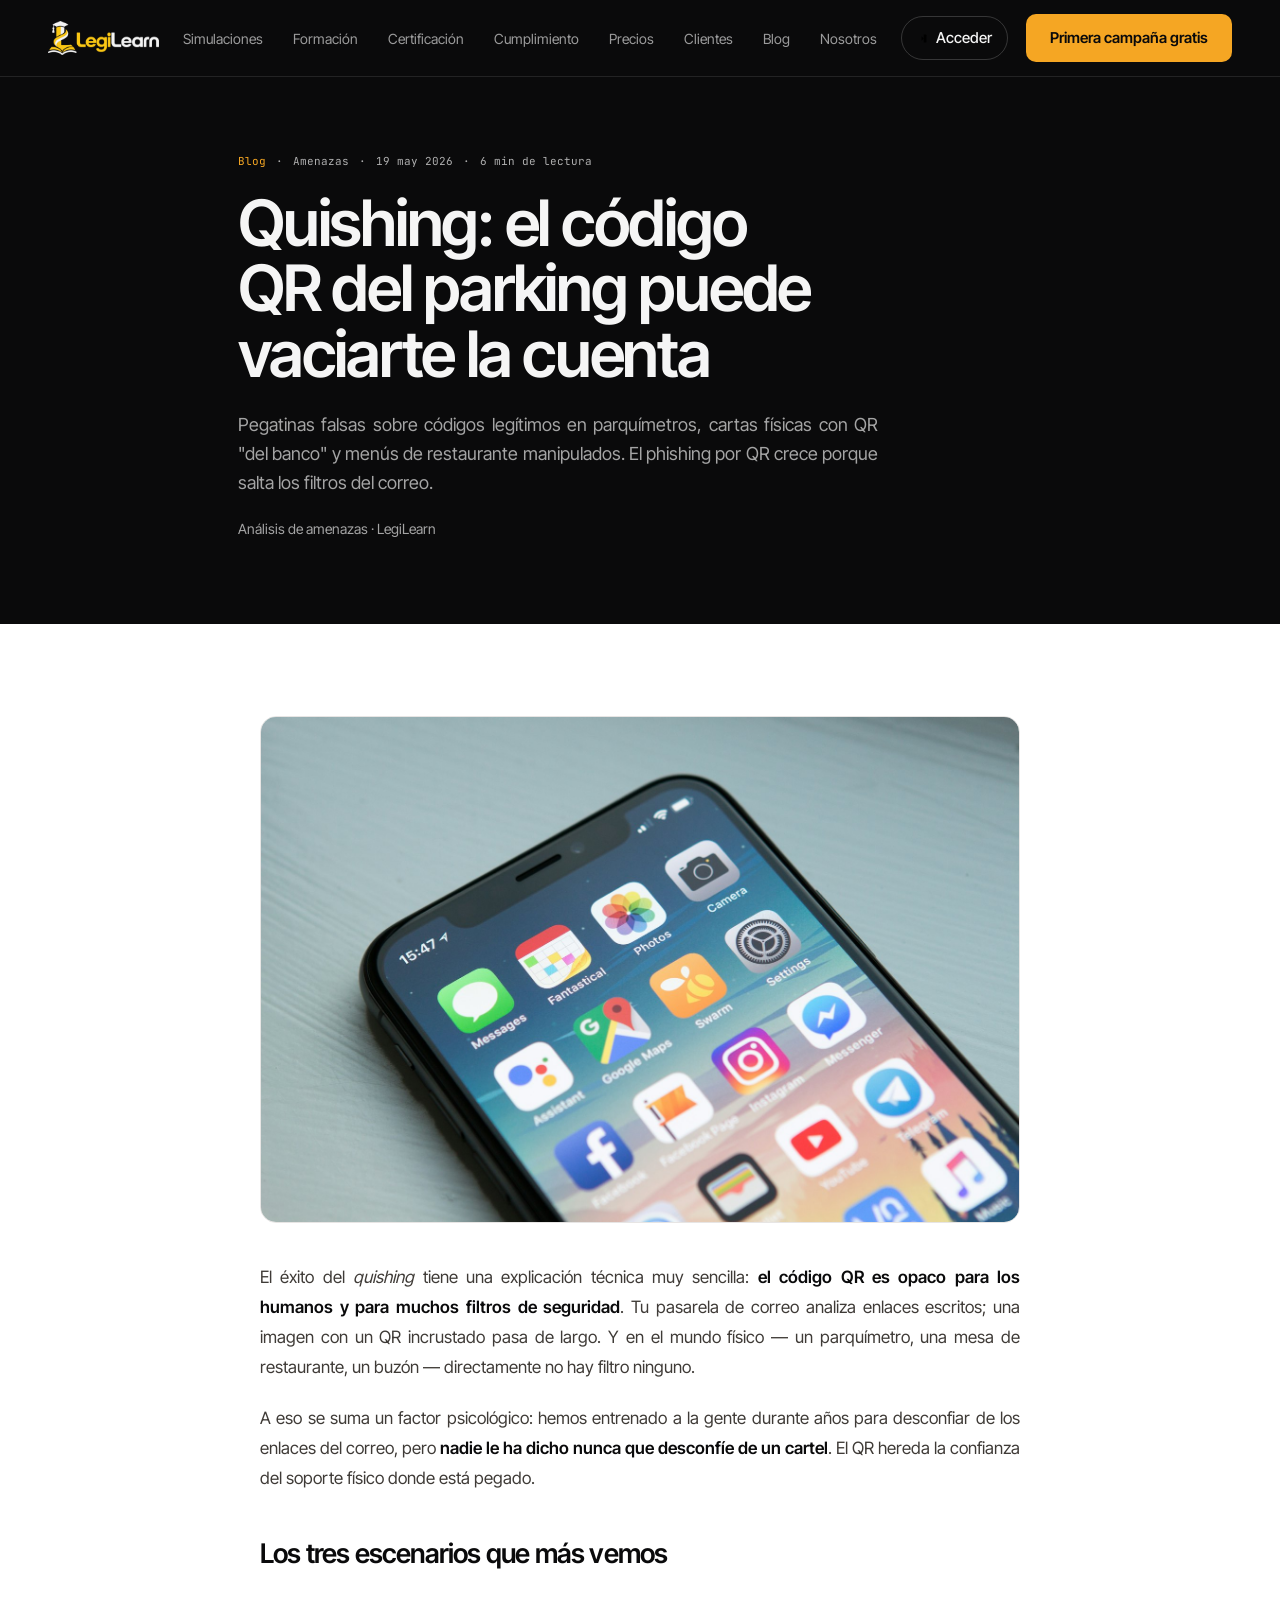
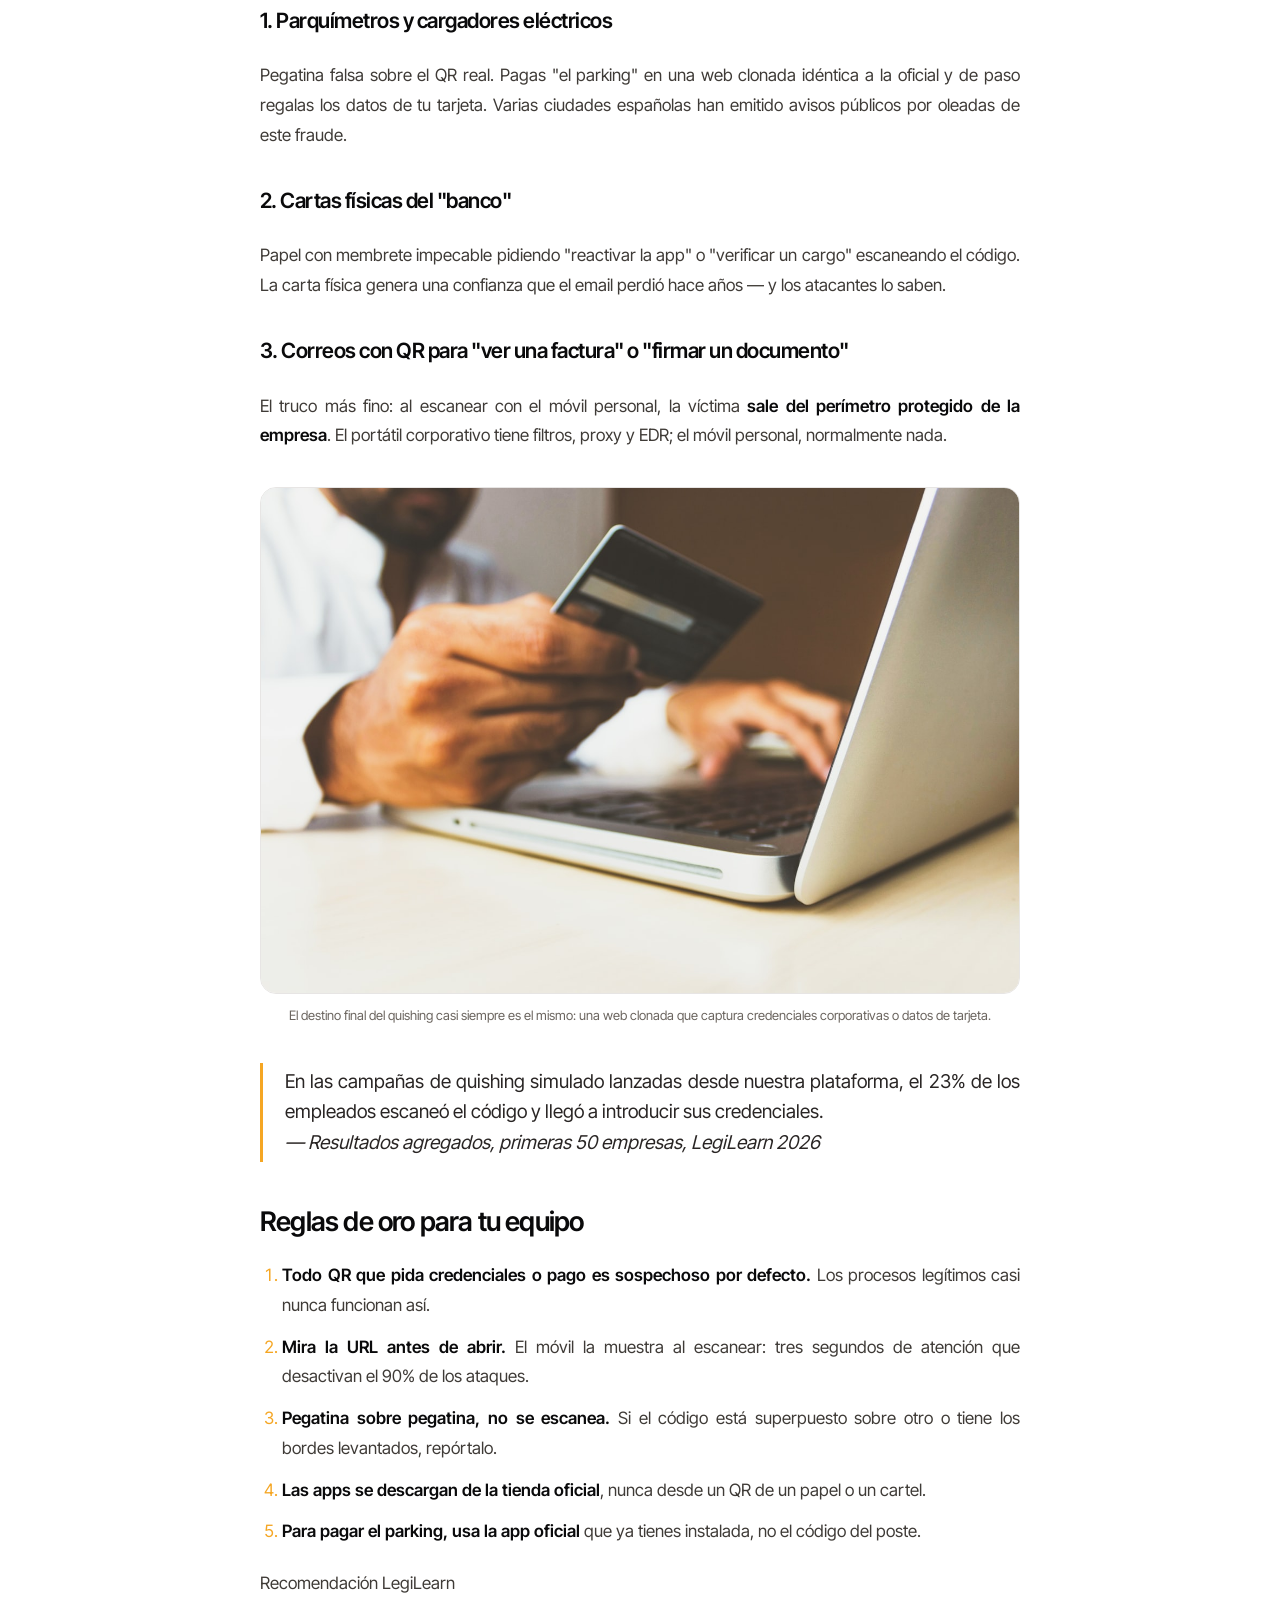
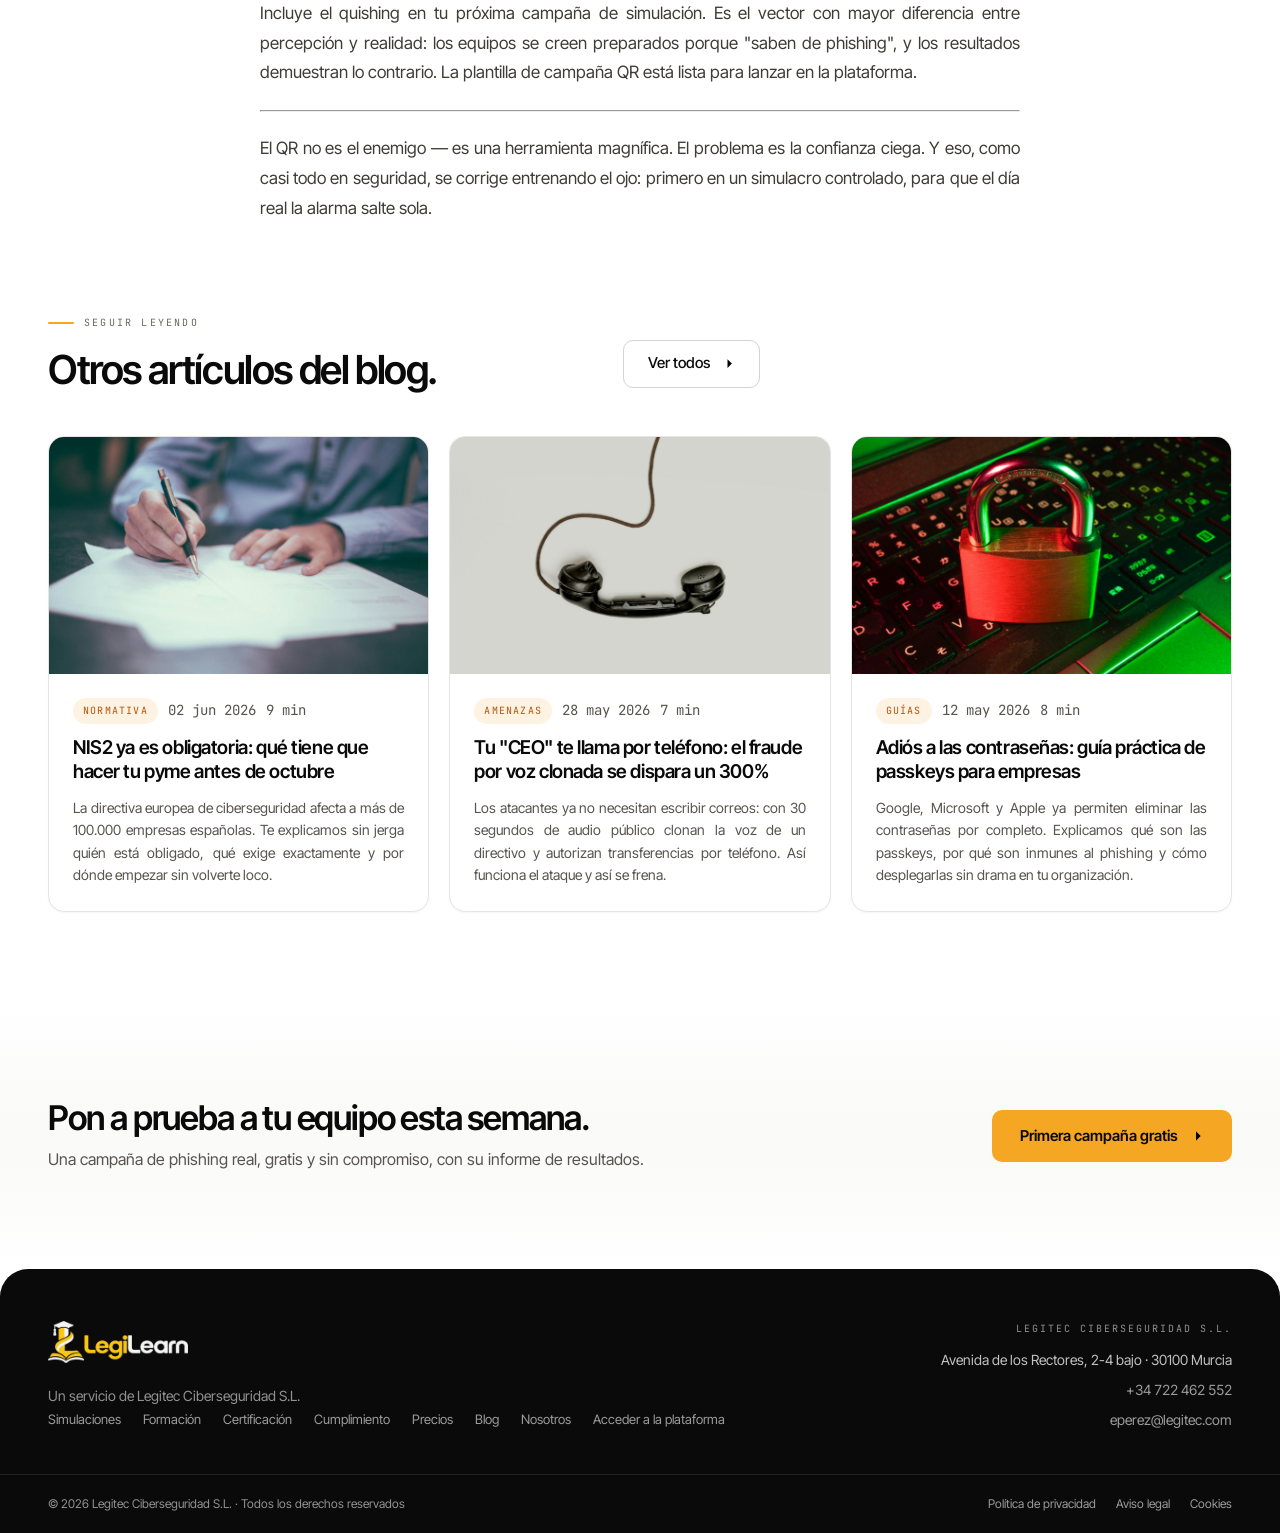
<file: blog/qr-phishing-quishing.html>
<!doctype html>
<html lang="es">
<head>
<meta charset="utf-8">
<meta name="viewport" content="width=device-width, initial-scale=1">
<title>Quishing: el código QR del parking puede vaciarte la cuenta | LegiLearn</title>
<meta name="description" content="Pegatinas falsas sobre códigos legítimos en parquímetros, cartas físicas con QR &quot;del banco&quot; y menús de restaurante manipulados. El phishing por QR crece porque salta los filtros del correo.">
<link rel="canonical" href="https://web.legilearn.com/blog/qr-phishing-quishing.html">
<meta name="robots" content="index, follow, max-image-preview:large, max-snippet:-1">
<meta name="theme-color" content="#0a0a0b">
<meta property="og:type" content="article">
<meta property="og:site_name" content="LegiLearn">
<meta property="og:locale" content="es_ES">
<meta property="og:url" content="https://web.legilearn.com/blog/qr-phishing-quishing.html">
<meta property="og:title" content="Quishing: el código QR del parking puede vaciarte la cuenta">
<meta property="og:description" content="Pegatinas falsas sobre códigos legítimos en parquímetros, cartas físicas con QR &quot;del banco&quot; y menús de restaurante manipulados. El phishing por QR crece porque salta los filtros del correo.">
<meta property="og:image" content="https://web.legilearn.com/uploads/blog/1512941937669.jpg">
<meta property="og:image:alt" content="Quishing: el código QR del parking puede vaciarte la cuenta">
<meta name="twitter:card" content="summary_large_image">
<meta name="twitter:title" content="Quishing: el código QR del parking puede vaciarte la cuenta">
<meta name="twitter:description" content="Pegatinas falsas sobre códigos legítimos en parquímetros, cartas físicas con QR &quot;del banco&quot; y menús de restaurante manipulados. El phishing por QR crece porque salta los filtros del correo.">
<meta name="twitter:image" content="https://web.legilearn.com/uploads/blog/1512941937669.jpg">
<link rel="icon" type="image/png" href="../assets/legilearn-icono.png">
<link rel="apple-touch-icon" href="../assets/legilearn-isotipo.png">
<link rel="preload" href="../assets/fonts/inter-tight-400-latin.woff2" as="font" type="font/woff2" crossorigin>
<link rel="preload" href="../assets/fonts/inter-tight-600-latin.woff2" as="font" type="font/woff2" crossorigin>
<link rel="stylesheet" href="../assets/fonts.css">
<link rel="stylesheet" href="../assets/styles.css">
<script>document.documentElement.classList.add('js');</script>

<script type="application/ld+json">
{
  "@context": "https://schema.org",
  "@type": "BlogPosting",
  "headline": "Quishing: el código QR del parking puede vaciarte la cuenta",
  "description": "Pegatinas falsas sobre códigos legítimos en parquímetros, cartas físicas con QR \"del banco\" y menús de restaurante manipulados. El phishing por QR crece porque salta los filtros del correo.",
  "image": "https://web.legilearn.com/uploads/blog/1512941937669.jpg",
  "url": "https://web.legilearn.com/blog/qr-phishing-quishing.html",
  "mainEntityOfPage": {
    "@type": "WebPage",
    "@id": "https://web.legilearn.com/blog/qr-phishing-quishing.html"
  },
  "inLanguage": "es-ES",
  "author": {
    "@type": "Organization",
    "name": "Análisis de amenazas · LegiLearn"
  },
  "publisher": {
    "@type": "Organization",
    "name": "LegiLearn",
    "url": "https://web.legilearn.com/",
    "logo": {
      "@type": "ImageObject",
      "url": "https://web.legilearn.com/assets/legilearn-logo.png"
    }
  },
  "datePublished": "2026-05-19",
  "dateModified": "2026-05-19",
  "articleSection": "Amenazas",
  "timeRequired": "PT6M"
}
</script>
</head>
<body>
<a class="skip-link" href="#contenido">Saltar al contenido</a>
<!-- Sprite de iconos: se usa con <use href="#i-…">.
     Generado por build-iconos.mjs a partir de Lucide 0.544.0 (licencia ISC).
     No editar a mano: un grosor de línea único es lo que mantiene el juego
     coherente, y retocar un icono suelto es justo lo que lo rompe. -->
<svg class="sr-only" aria-hidden="true" focusable="false" xmlns="http://www.w3.org/2000/svg"
     fill="none" stroke="currentColor" stroke-width="2" stroke-linecap="round" stroke-linejoin="round">
  <symbol id="i-check" viewBox="0 0 24 24"><path d="M20 6 9 17l-5-5" /></symbol>
  <symbol id="i-arrow" viewBox="0 0 24 24"><path d="M5 12h14" /> <path d="m12 5 7 7-7 7" /></symbol>
  <symbol id="i-down" viewBox="0 0 24 24"><path d="m6 9 6 6 6-6" /></symbol>
  <symbol id="i-menu" viewBox="0 0 24 24"><path d="M4 5h16" /> <path d="M4 12h16" /> <path d="M4 19h16" /></symbol>
  <symbol id="i-close" viewBox="0 0 24 24"><path d="M18 6 6 18" /> <path d="m6 6 12 12" /></symbol>
  <symbol id="i-login" viewBox="0 0 24 24"><path d="m10 17 5-5-5-5" /> <path d="M15 12H3" /> <path d="M15 3h4a2 2 0 0 1 2 2v14a2 2 0 0 1-2 2h-4" /></symbol>
  <symbol id="i-mail" viewBox="0 0 24 24"><path d="m22 7-8.991 5.727a2 2 0 0 1-2.009 0L2 7" /> <rect x="2" y="4" width="20" height="16" rx="2" /></symbol>
  <symbol id="i-inbox" viewBox="0 0 24 24"><polyline points="22 12 16 12 14 15 10 15 8 12 2 12" /> <path d="M5.45 5.11 2 12v6a2 2 0 0 0 2 2h16a2 2 0 0 0 2-2v-6l-3.45-6.89A2 2 0 0 0 16.76 4H7.24a2 2 0 0 0-1.79 1.11z" /></symbol>
  <symbol id="i-chat" viewBox="0 0 24 24"><path d="M22 17a2 2 0 0 1-2 2H6.828a2 2 0 0 0-1.414.586l-2.202 2.202A.71.71 0 0 1 2 21.286V5a2 2 0 0 1 2-2h16a2 2 0 0 1 2 2z" /></symbol>
  <symbol id="i-phone" viewBox="0 0 24 24"><path d="M13.832 16.568a1 1 0 0 0 1.213-.303l.355-.465A2 2 0 0 1 17 15h3a2 2 0 0 1 2 2v3a2 2 0 0 1-2 2A18 18 0 0 1 2 4a2 2 0 0 1 2-2h3a2 2 0 0 1 2 2v3a2 2 0 0 1-.8 1.6l-.468.351a1 1 0 0 0-.292 1.233 14 14 0 0 0 6.392 6.384" /></symbol>
  <symbol id="i-doc" viewBox="0 0 24 24"><path d="M15 2H6a2 2 0 0 0-2 2v16a2 2 0 0 0 2 2h12a2 2 0 0 0 2-2V7Z" /> <path d="M14 2v4a2 2 0 0 0 2 2h4" /> <path d="M10 9H8" /> <path d="M16 13H8" /> <path d="M16 17H8" /></symbol>
  <symbol id="i-clip" viewBox="0 0 24 24"><path d="m16 6-8.414 8.586a2 2 0 0 0 2.829 2.829l8.414-8.586a4 4 0 1 0-5.657-5.657l-8.379 8.551a6 6 0 1 0 8.485 8.485l8.379-8.551" /></symbol>
  <symbol id="i-list" viewBox="0 0 24 24"><path d="M13 5h8" /> <path d="M13 12h8" /> <path d="M13 19h8" /> <path d="m3 17 2 2 4-4" /> <path d="m3 7 2 2 4-4" /></symbol>
  <symbol id="i-pen" viewBox="0 0 24 24"><path d="M12 3H5a2 2 0 0 0-2 2v14a2 2 0 0 0 2 2h14a2 2 0 0 0 2-2v-7" /> <path d="M18.375 2.625a1 1 0 0 1 3 3l-9.013 9.014a2 2 0 0 1-.853.505l-2.873.84a.5.5 0 0 1-.62-.62l.84-2.873a2 2 0 0 1 .506-.852z" /></symbol>
  <symbol id="i-lock" viewBox="0 0 24 24"><rect width="18" height="11" x="3" y="11" rx="2" ry="2" /> <path d="M7 11V7a5 5 0 0 1 10 0v4" /></symbol>
  <symbol id="i-qr" viewBox="0 0 24 24"><rect width="5" height="5" x="3" y="3" rx="1" /> <rect width="5" height="5" x="16" y="3" rx="1" /> <rect width="5" height="5" x="3" y="16" rx="1" /> <path d="M21 16h-3a2 2 0 0 0-2 2v3" /> <path d="M21 21v.01" /> <path d="M12 7v3a2 2 0 0 1-2 2H7" /> <path d="M3 12h.01" /> <path d="M12 3h.01" /> <path d="M12 16v.01" /> <path d="M16 12h1" /> <path d="M21 12v.01" /> <path d="M12 21v-1" /></symbol>
  <symbol id="i-card" viewBox="0 0 24 24"><rect width="20" height="14" x="2" y="5" rx="2" /> <line x1="2" x2="22" y1="10" y2="10" /></symbol>
  <symbol id="i-cap" viewBox="0 0 24 24"><path d="M21.42 10.922a1 1 0 0 0-.019-1.838L12.83 5.18a2 2 0 0 0-1.66 0L2.6 9.08a1 1 0 0 0 0 1.832l8.57 3.908a2 2 0 0 0 1.66 0z" /> <path d="M22 10v6" /> <path d="M6 12.5V16a6 3 0 0 0 12 0v-3.5" /></symbol>
  <symbol id="i-chart" viewBox="0 0 24 24"><path d="M3 3v16a2 2 0 0 0 2 2h16" /> <path d="M18 17V9" /> <path d="M13 17V5" /> <path d="M8 17v-3" /></symbol>
  <symbol id="i-trend" viewBox="0 0 24 24"><path d="M16 7h6v6" /> <path d="m22 7-8.5 8.5-5-5L2 17" /></symbol>
  <symbol id="i-refresh" viewBox="0 0 24 24"><path d="M3 12a9 9 0 0 1 9-9 9.75 9.75 0 0 1 6.74 2.74L21 8" /> <path d="M21 3v5h-5" /> <path d="M21 12a9 9 0 0 1-9 9 9.75 9.75 0 0 1-6.74-2.74L3 16" /> <path d="M8 16H3v5" /></symbol>
  <symbol id="i-globe" viewBox="0 0 24 24"><circle cx="12" cy="12" r="10" /> <path d="M12 2a14.5 14.5 0 0 0 0 20 14.5 14.5 0 0 0 0-20" /> <path d="M2 12h20" /></symbol>
  <symbol id="i-puzzle" viewBox="0 0 24 24"><path d="M15.39 4.39a1 1 0 0 0 1.68-.474 2.5 2.5 0 1 1 3.014 3.015 1 1 0 0 0-.474 1.68l1.683 1.682a2.414 2.414 0 0 1 0 3.414L19.61 15.39a1 1 0 0 1-1.68-.474 2.5 2.5 0 1 0-3.014 3.015 1 1 0 0 1 .474 1.68l-1.683 1.682a2.414 2.414 0 0 1-3.414 0L8.61 19.61a1 1 0 0 0-1.68.474 2.5 2.5 0 1 1-3.014-3.015 1 1 0 0 0 .474-1.68l-1.683-1.682a2.414 2.414 0 0 1 0-3.414L4.39 8.61a1 1 0 0 1 1.68.474 2.5 2.5 0 1 0 3.014-3.015 1 1 0 0 1-.474-1.68l1.683-1.682a2.414 2.414 0 0 1 3.414 0z" /></symbol>
  <symbol id="i-gift" viewBox="0 0 24 24"><rect x="3" y="8" width="18" height="4" rx="1" /> <path d="M12 8v13" /> <path d="M19 12v7a2 2 0 0 1-2 2H7a2 2 0 0 1-2-2v-7" /> <path d="M7.5 8a2.5 2.5 0 0 1 0-5A4.8 8 0 0 1 12 8a4.8 8 0 0 1 4.5-5 2.5 2.5 0 0 1 0 5" /></symbol>
  <symbol id="i-play-circle" viewBox="0 0 24 24"><path d="M9 9.003a1 1 0 0 1 1.517-.859l4.997 2.997a1 1 0 0 1 0 1.718l-4.997 2.997A1 1 0 0 1 9 14.996z" /> <circle cx="12" cy="12" r="10" /></symbol>
  <symbol id="i-quote" viewBox="0 0 32 32" fill="currentColor" stroke="none"><path d="M10 18V10a4 4 0 0 1 4-4h2v2h-2a2 2 0 0 0-2 2v2h4v8h-6zm10 0V10a4 4 0 0 1 4-4h2v2h-2a2 2 0 0 0-2 2v2h4v8h-6z"/></symbol>
  <symbol id="i-play" viewBox="0 0 24 24" fill="currentColor"><polygon points="6 3 20 12 6 21"/></symbol>
</svg>
<header class="nav" data-nav>
  <div class="wrap nav__inner">
    <a class="brand" href="../index.html" aria-label="LegiLearn, inicio">
      <img src="../assets/legilearn-logo-oscuro.png" alt="LegiLearn" width="320" height="96">
    </a>

    <nav class="nav__links" id="menu" aria-label="Principal">
      <a class="nav__link" href="../index.html#simulaciones">Simulaciones</a>
      <a class="nav__link" href="../index.html#formacion">Formación</a>
      <a class="nav__link" href="../index.html#certificados">Certificación</a>
      <a class="nav__link" href="../index.html#cumplimiento">Cumplimiento</a>
      <a class="nav__link" href="../index.html#precios">Precios</a>
      <a class="nav__link" href="../index.html#clientes">Clientes</a>
      <a class="nav__link" href="../blog.html" aria-current="page">Blog</a>
      <a class="nav__link" href="../nosotros.html">Nosotros</a>
      <a class="nav__link nav__cta-m" href="../index.html#contacto">Primera campaña gratis</a>
    </nav>

    <div class="nav__actions">
      <a class="nav__login" href="https://legilearn.com" aria-label="Acceder a la plataforma">
        <svg width="17" height="17" aria-hidden="true"><use href="#i-login"/></svg>
        <span>Acceder</span>
      </a>
      <a class="btn btn--amber" href="../index.html#contacto">Primera campaña gratis</a>
      <button class="nav__toggle" type="button" data-nav-toggle aria-expanded="false" aria-controls="menu">
        <span class="sr-only">Abrir menú</span>
        <svg width="24" height="24" aria-hidden="true"><use href="#i-menu"/></svg>
      </button>
    </div>
  </div>
</header>

<main id="contenido">

  <section class="page-hero">
    <div class="wrap" style="max-width:900px">
      <p class="post-meta" style="color:rgba(245,245,245,.7);margin-bottom:20px">
        <a href="../blog.html" style="color:var(--amber)">Blog</a>
        <span>·</span><span>Amenazas</span>
        <span>·</span><time datetime="2026-05-19">19 may 2026</time>
        <span>·</span><span>6 min de lectura</span>
      </p>
      <h1>Quishing: el código QR del parking puede vaciarte la cuenta</h1>
      <p class="page-hero__lead">Pegatinas falsas sobre códigos legítimos en parquímetros, cartas físicas con QR &quot;del banco&quot; y menús de restaurante manipulados. El phishing por QR crece porque salta los filtros del correo.</p>
      <p class="page-hero__lead" style="margin-top:20px;font-size:14px">Análisis de amenazas · LegiLearn</p>
    </div>
  </section>

  <section class="section">
    <div class="wrap">
      <article class="article">
        <figure class="article__cover">
          <img src="/uploads/blog/1512941937669.jpg" alt="" width="1600" height="900" fetchpriority="high" decoding="async">
        </figure>
        <div class="prose"><p>El éxito del <em>quishing</em> tiene una explicación técnica muy sencilla: <strong>el código QR es opaco para los humanos y para muchos filtros de seguridad</strong>. Tu pasarela de correo analiza enlaces escritos; una imagen con un QR incrustado pasa de largo. Y en el mundo físico — un parquímetro, una mesa de restaurante, un buzón — directamente no hay filtro ninguno.</p>
      <p>A eso se suma un factor psicológico: hemos entrenado a la gente durante años para desconfiar de los enlaces del correo, pero <strong>nadie le ha dicho nunca que desconfíe de un cartel</strong>. El QR hereda la confianza del soporte físico donde está pegado.</p>

      <h2>Los tres escenarios que más vemos</h2>
      <h3>1. Parquímetros y cargadores eléctricos</h3>
      <p>Pegatina falsa sobre el QR real. Pagas "el parking" en una web clonada idéntica a la oficial y de paso regalas los datos de tu tarjeta. Varias ciudades españolas han emitido avisos públicos por oleadas de este fraude.</p>
      <h3>2. Cartas físicas del "banco"</h3>
      <p>Papel con membrete impecable pidiendo "reactivar la app" o "verificar un cargo" escaneando el código. La carta física genera una confianza que el email perdió hace años — y los atacantes lo saben.</p>
      <h3>3. Correos con QR para "ver una factura" o "firmar un documento"</h3>
      <p>El truco más fino: al escanear con el móvil personal, la víctima <strong>sale del perímetro protegido de la empresa</strong>. El portátil corporativo tiene filtros, proxy y EDR; el móvil personal, normalmente nada.</p>

      <figure>
        <img src="/uploads/blog/1563013544.jpg" alt="Persona introduciendo los datos de su tarjeta en un portátil" loading="lazy">
        <figcaption>El destino final del quishing casi siempre es el mismo: una web clonada que captura credenciales corporativas o datos de tarjeta.</figcaption>
      </figure>

      <blockquote>
        <p>En las campañas de quishing simulado lanzadas desde nuestra plataforma, el 23% de los empleados escaneó el código y llegó a introducir sus credenciales.</p>
        <cite>— Resultados agregados, primeras 50 empresas, LegiLearn 2026</cite>
      </blockquote>

      <h2>Reglas de oro para tu equipo</h2>
      <ol>
        <li><strong>Todo QR que pida credenciales o pago es sospechoso por defecto.</strong> Los procesos legítimos casi nunca funcionan así.</li>
        <li><strong>Mira la URL antes de abrir.</strong> El móvil la muestra al escanear: tres segundos de atención que desactivan el 90% de los ataques.</li>
        <li><strong>Pegatina sobre pegatina, no se escanea.</strong> Si el código está superpuesto sobre otro o tiene los bordes levantados, repórtalo.</li>
        <li><strong>Las apps se descargan de la tienda oficial</strong>, nunca desde un QR de un papel o un cartel.</li>
        <li><strong>Para pagar el parking, usa la app oficial</strong> que ya tienes instalada, no el código del poste.</li>
      </ol>

      <div class="callout">
        <div class="callout-label">Recomendación LegiLearn</div>
        <p>Incluye el quishing en tu próxima campaña de simulación. Es el vector con mayor diferencia entre percepción y realidad: los equipos se creen preparados porque "saben de phishing", y los resultados demuestran lo contrario. La plantilla de campaña QR está lista para lanzar en la plataforma.</p>
      </div>

      <hr>
      <p>El QR no es el enemigo — es una herramienta magnífica. El problema es la confianza ciega. Y eso, como casi todo en seguridad, se corrige entrenando el ojo: primero en un simulacro controlado, para que el día real la alarma salte sola.</p></div>
      </article>
    </div>
  </section>

  <section class="section" style="padding-top:0">
    <div class="wrap">
      <div class="head">
        <div class="head__title">
          <p class="eyebrow">Seguir leyendo</p>
          <h2>Otros artículos del blog.</h2>
        </div>
        <p class="head__lead"><a class="btn btn--ghost" href="../blog.html">Ver todos <svg width="15" height="15" aria-hidden="true"><use href="#i-arrow"/></svg></a></p>
      </div>
      <ul class="posts">
      <li><article class="card card--hover post-card">
        <a class="post-card__cover" href="nis2-2026-pymes.html">
          <img src="/uploads/blog/1450101499163.jpg" alt="" width="1400" height="900" loading="lazy" decoding="async">
        </a>
        <div class="post-card__body">
          <p class="post-meta"><span class="post-cat">Normativa</span><span>02 jun 2026</span><span>9 min</span></p>
          <h3><a href="nis2-2026-pymes.html">NIS2 ya es obligatoria: qué tiene que hacer tu pyme antes de octubre</a></h3>
          <p>La directiva europea de ciberseguridad afecta a más de 100.000 empresas españolas. Te explicamos sin jerga quién está obligado, qué exige exactamente y por dónde empezar sin volverte loco.</p>
        </div>
      </article></li>
      <li><article class="card card--hover post-card">
        <a class="post-card__cover" href="phishing-ia-deepfake-voz.html">
          <img src="/uploads/blog/1523966211575.jpg" alt="" width="1400" height="900" loading="lazy" decoding="async">
        </a>
        <div class="post-card__body">
          <p class="post-meta"><span class="post-cat">Amenazas</span><span>28 may 2026</span><span>7 min</span></p>
          <h3><a href="phishing-ia-deepfake-voz.html">Tu &quot;CEO&quot; te llama por teléfono: el fraude por voz clonada se dispara un 300%</a></h3>
          <p>Los atacantes ya no necesitan escribir correos: con 30 segundos de audio público clonan la voz de un directivo y autorizan transferencias por teléfono. Así funciona el ataque y así se frena.</p>
        </div>
      </article></li>
      <li><article class="card card--hover post-card">
        <a class="post-card__cover" href="contrasenas-passkeys-2026.html">
          <img src="/uploads/blog/1614064641938.jpg" alt="" width="1400" height="900" loading="lazy" decoding="async">
        </a>
        <div class="post-card__body">
          <p class="post-meta"><span class="post-cat">Guías</span><span>12 may 2026</span><span>8 min</span></p>
          <h3><a href="contrasenas-passkeys-2026.html">Adiós a las contraseñas: guía práctica de passkeys para empresas</a></h3>
          <p>Google, Microsoft y Apple ya permiten eliminar las contraseñas por completo. Explicamos qué son las passkeys, por qué son inmunes al phishing y cómo desplegarlas sin drama en tu organización.</p>
        </div>
      </article></li>
      </ul>
    </div>
  </section>

  <section class="section--sand">
    <div class="wrap" style="display:flex;flex-wrap:wrap;align-items:center;justify-content:space-between;gap:24px">
      <div style="display:flex;flex-direction:column;gap:10px;max-width:620px">
        <h2 style="font-size:clamp(26px,3vw,34px)">Pon a prueba a tu equipo esta semana.</h2>
        <p class="lead-copy">Una campaña de phishing real, gratis y sin compromiso, con su informe de resultados.</p>
      </div>
      <a class="btn btn--amber btn--lg" href="../index.html#contacto">Primera campaña gratis <svg width="16" height="16" aria-hidden="true"><use href="#i-arrow"/></svg></a>
    </div>
  </section>
</main>

<footer class="footer">
  <div class="footer__slab">
    <div class="wrap footer__top">
      <div>
        <a class="brand brand--footer" href="../index.html" aria-label="LegiLearn, inicio">
          <img src="../assets/legilearn-logo-oscuro.png" alt="LegiLearn" width="320" height="96">
        </a>
        <p style="font-size:14px;color:rgba(245,245,245,.58);margin-top:16px">Un servicio de Legitec Ciberseguridad S.L.</p>
        <nav class="footer__links" aria-label="Secciones">
          <a class="nav__link" href="../index.html#simulaciones">Simulaciones</a>
          <a class="nav__link" href="../index.html#formacion">Formación</a>
          <a class="nav__link" href="../index.html#certificados">Certificación</a>
          <a class="nav__link" href="../index.html#cumplimiento">Cumplimiento</a>
          <a class="nav__link" href="../index.html#precios">Precios</a>
          <a class="nav__link" href="../blog.html">Blog</a>
          <a class="nav__link" href="../nosotros.html">Nosotros</a>
          <a class="nav__link footer__login" href="https://legilearn.com">Acceder a la plataforma</a>
        </nav>
      </div>
      <address class="footer__contact" style="font-style:normal">
        <span class="mono" style="font-size:10px;letter-spacing:.2em;color:rgba(245,245,245,.58);margin-bottom:4px">LEGITEC CIBERSEGURIDAD S.L.</span>
        <span>Avenida de los Rectores, 2-4 bajo · 30100 Murcia</span>
        <a class="nav__link num" href="tel:+34722462552">+34 722 462 552</a>
        <a class="nav__link" href="mailto:eperez@legitec.com">eperez@legitec.com</a>
      </address>
    </div>
    <div class="footer__legal">
      <div class="wrap">
        <span>© 2026 Legitec Ciberseguridad S.L. · Todos los derechos reservados</span>
        <ul>
          <li><a class="nav__link" href="#">Política de privacidad</a></li>
          <li><a class="nav__link" href="#">Aviso legal</a></li>
          <li><a class="nav__link" href="#">Cookies</a></li>
        </ul>
      </div>
    </div>
  </div>
</footer>

<script src="../assets/app.js" defer></script>
</body>
</html>
</file>
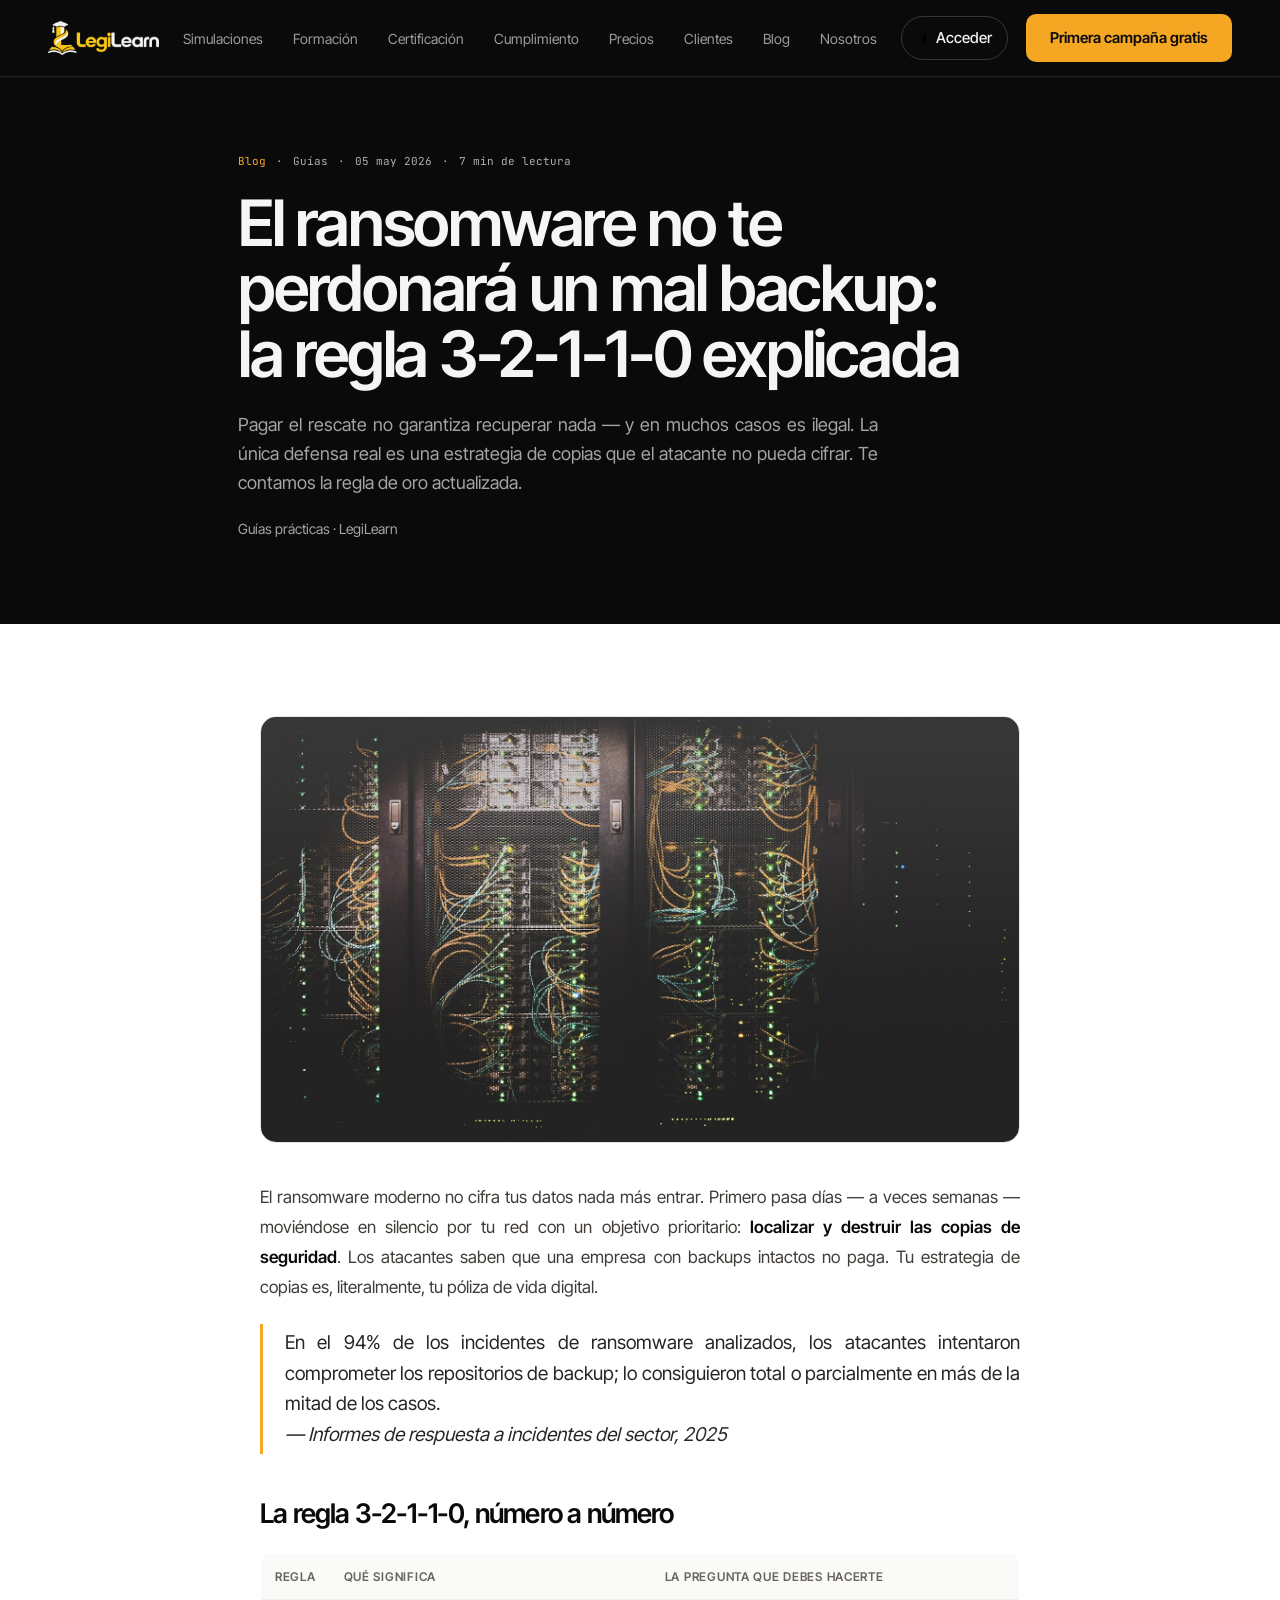
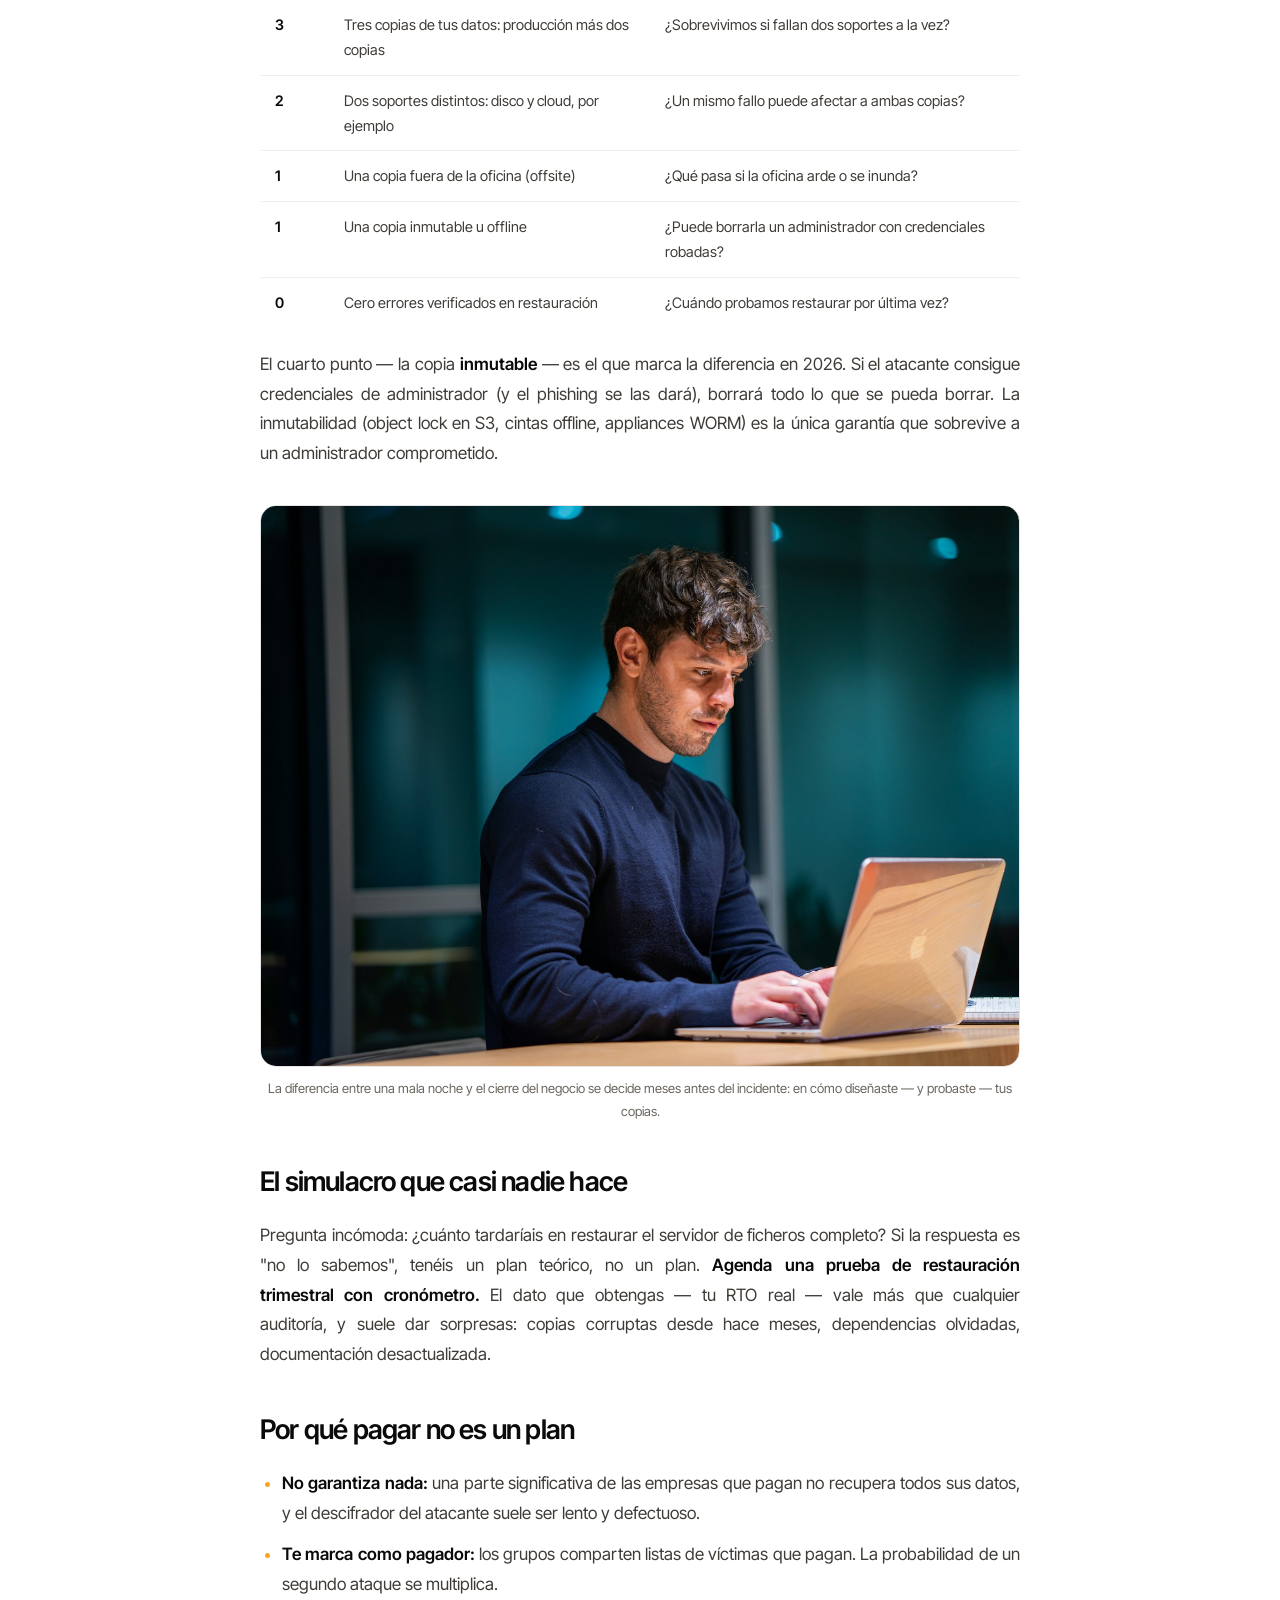
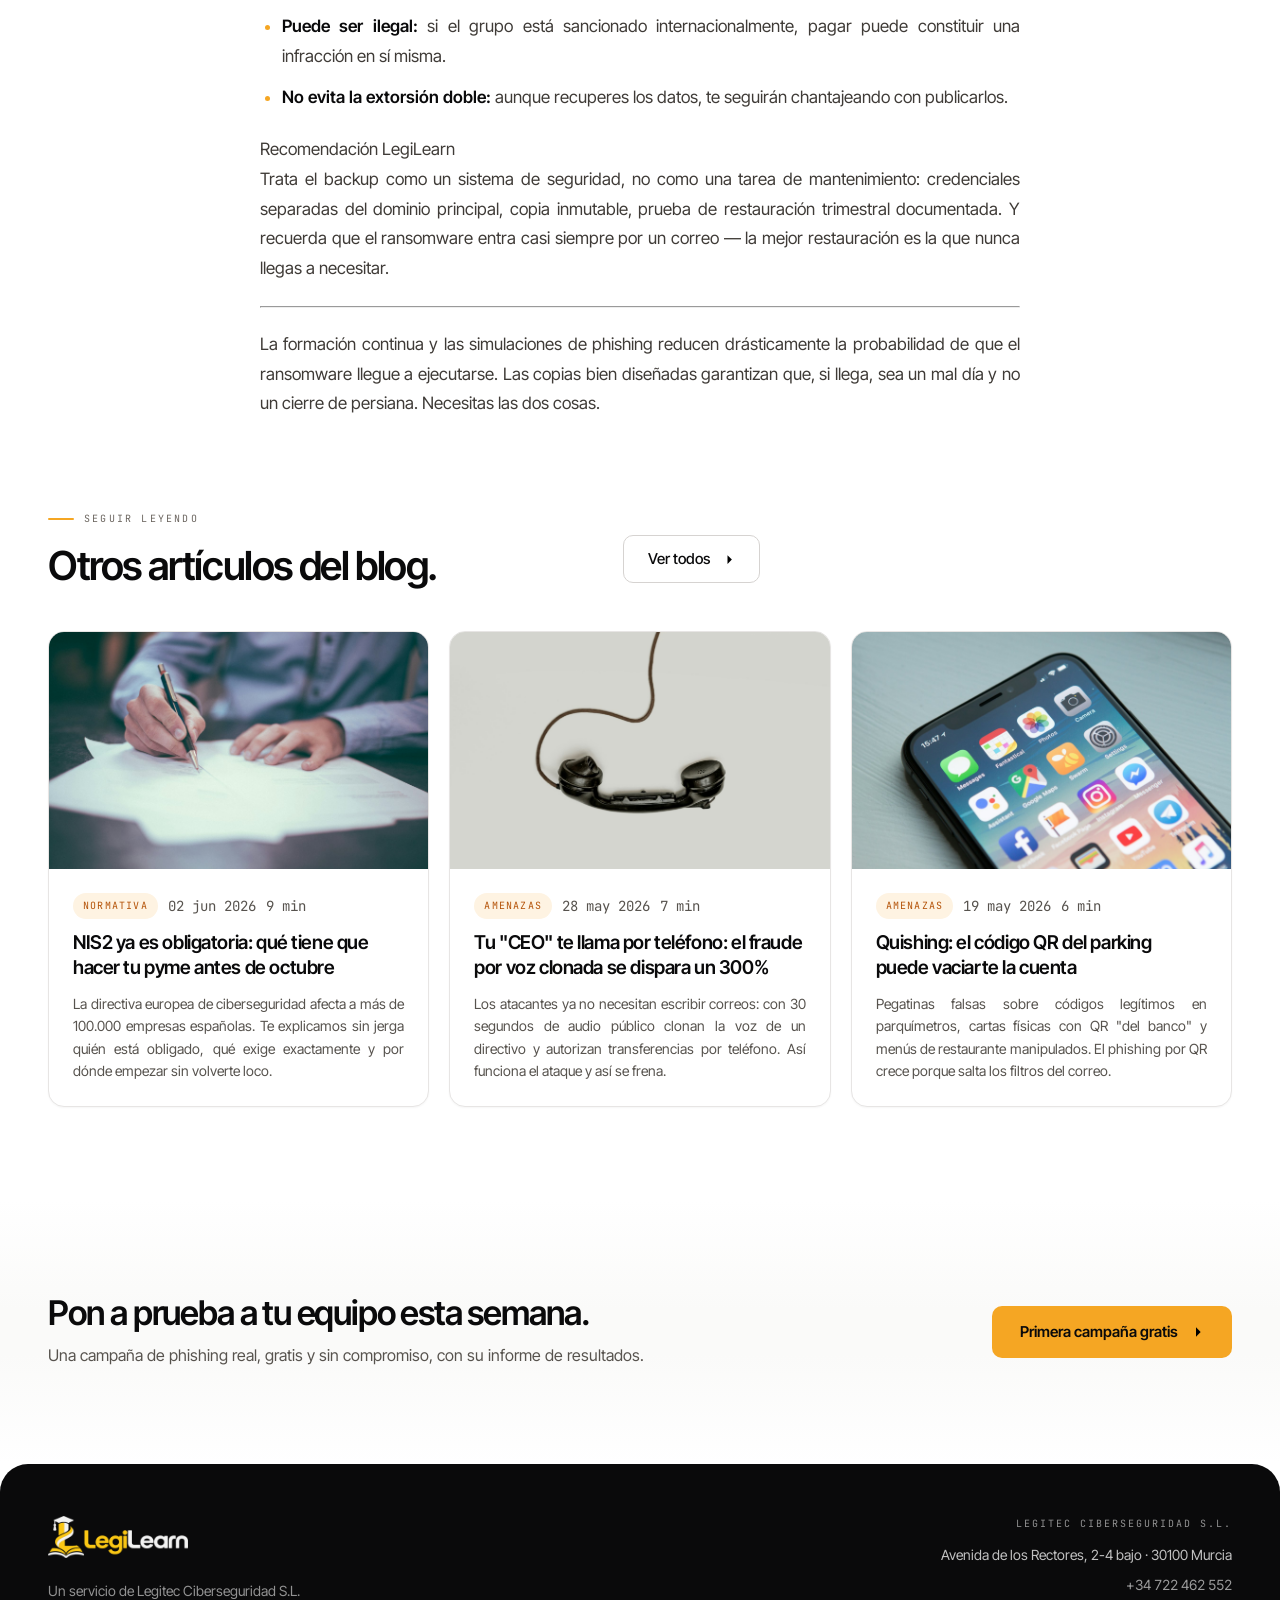
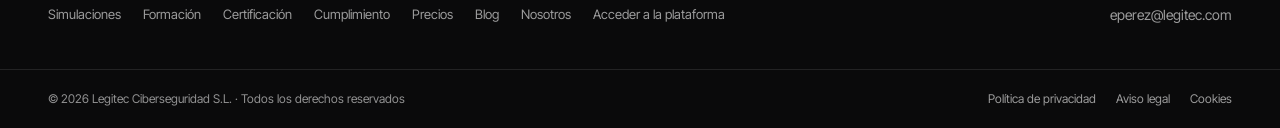
<file: blog/ransomware-backup-3-2-1.html>
<!doctype html>
<html lang="es">
<head>
<meta charset="utf-8">
<meta name="viewport" content="width=device-width, initial-scale=1">
<title>El ransomware no te perdonará un mal backup: la regla 3-2-1-1-0 explicada | LegiLearn</title>
<meta name="description" content="Pagar el rescate no garantiza recuperar nada — y en muchos casos es ilegal. La única defensa real es una estrategia de copias que el atacante no pueda cifrar. Te contamos la regla de oro actualizada.">
<link rel="canonical" href="https://web.legilearn.com/blog/ransomware-backup-3-2-1.html">
<meta name="robots" content="index, follow, max-image-preview:large, max-snippet:-1">
<meta name="theme-color" content="#0a0a0b">
<meta property="og:type" content="article">
<meta property="og:site_name" content="LegiLearn">
<meta property="og:locale" content="es_ES">
<meta property="og:url" content="https://web.legilearn.com/blog/ransomware-backup-3-2-1.html">
<meta property="og:title" content="El ransomware no te perdonará un mal backup: la regla 3-2-1-1-0 explicada">
<meta property="og:description" content="Pagar el rescate no garantiza recuperar nada — y en muchos casos es ilegal. La única defensa real es una estrategia de copias que el atacante no pueda cifrar. Te contamos la regla de oro actualizada.">
<meta property="og:image" content="https://web.legilearn.com/uploads/blog/1558494949.jpg">
<meta property="og:image:alt" content="El ransomware no te perdonará un mal backup: la regla 3-2-1-1-0 explicada">
<meta name="twitter:card" content="summary_large_image">
<meta name="twitter:title" content="El ransomware no te perdonará un mal backup: la regla 3-2-1-1-0 explicada">
<meta name="twitter:description" content="Pagar el rescate no garantiza recuperar nada — y en muchos casos es ilegal. La única defensa real es una estrategia de copias que el atacante no pueda cifrar. Te contamos la regla de oro actualizada.">
<meta name="twitter:image" content="https://web.legilearn.com/uploads/blog/1558494949.jpg">
<link rel="icon" type="image/png" href="../assets/legilearn-icono.png">
<link rel="apple-touch-icon" href="../assets/legilearn-isotipo.png">
<link rel="preload" href="../assets/fonts/inter-tight-400-latin.woff2" as="font" type="font/woff2" crossorigin>
<link rel="preload" href="../assets/fonts/inter-tight-600-latin.woff2" as="font" type="font/woff2" crossorigin>
<link rel="stylesheet" href="../assets/fonts.css">
<link rel="stylesheet" href="../assets/styles.css">
<script>document.documentElement.classList.add('js');</script>

<script type="application/ld+json">
{
  "@context": "https://schema.org",
  "@type": "BlogPosting",
  "headline": "El ransomware no te perdonará un mal backup: la regla 3-2-1-1-0 explicada",
  "description": "Pagar el rescate no garantiza recuperar nada — y en muchos casos es ilegal. La única defensa real es una estrategia de copias que el atacante no pueda cifrar. Te contamos la regla de oro actualizada.",
  "image": "https://web.legilearn.com/uploads/blog/1558494949.jpg",
  "url": "https://web.legilearn.com/blog/ransomware-backup-3-2-1.html",
  "mainEntityOfPage": {
    "@type": "WebPage",
    "@id": "https://web.legilearn.com/blog/ransomware-backup-3-2-1.html"
  },
  "inLanguage": "es-ES",
  "author": {
    "@type": "Organization",
    "name": "Guías prácticas · LegiLearn"
  },
  "publisher": {
    "@type": "Organization",
    "name": "LegiLearn",
    "url": "https://web.legilearn.com/",
    "logo": {
      "@type": "ImageObject",
      "url": "https://web.legilearn.com/assets/legilearn-logo.png"
    }
  },
  "datePublished": "2026-05-05",
  "dateModified": "2026-05-05",
  "articleSection": "Guías",
  "timeRequired": "PT7M"
}
</script>
</head>
<body>
<a class="skip-link" href="#contenido">Saltar al contenido</a>
<!-- Sprite de iconos: se usa con <use href="#i-…">.
     Generado por build-iconos.mjs a partir de Lucide 0.544.0 (licencia ISC).
     No editar a mano: un grosor de línea único es lo que mantiene el juego
     coherente, y retocar un icono suelto es justo lo que lo rompe. -->
<svg class="sr-only" aria-hidden="true" focusable="false" xmlns="http://www.w3.org/2000/svg"
     fill="none" stroke="currentColor" stroke-width="2" stroke-linecap="round" stroke-linejoin="round">
  <symbol id="i-check" viewBox="0 0 24 24"><path d="M20 6 9 17l-5-5" /></symbol>
  <symbol id="i-arrow" viewBox="0 0 24 24"><path d="M5 12h14" /> <path d="m12 5 7 7-7 7" /></symbol>
  <symbol id="i-down" viewBox="0 0 24 24"><path d="m6 9 6 6 6-6" /></symbol>
  <symbol id="i-menu" viewBox="0 0 24 24"><path d="M4 5h16" /> <path d="M4 12h16" /> <path d="M4 19h16" /></symbol>
  <symbol id="i-close" viewBox="0 0 24 24"><path d="M18 6 6 18" /> <path d="m6 6 12 12" /></symbol>
  <symbol id="i-login" viewBox="0 0 24 24"><path d="m10 17 5-5-5-5" /> <path d="M15 12H3" /> <path d="M15 3h4a2 2 0 0 1 2 2v14a2 2 0 0 1-2 2h-4" /></symbol>
  <symbol id="i-mail" viewBox="0 0 24 24"><path d="m22 7-8.991 5.727a2 2 0 0 1-2.009 0L2 7" /> <rect x="2" y="4" width="20" height="16" rx="2" /></symbol>
  <symbol id="i-inbox" viewBox="0 0 24 24"><polyline points="22 12 16 12 14 15 10 15 8 12 2 12" /> <path d="M5.45 5.11 2 12v6a2 2 0 0 0 2 2h16a2 2 0 0 0 2-2v-6l-3.45-6.89A2 2 0 0 0 16.76 4H7.24a2 2 0 0 0-1.79 1.11z" /></symbol>
  <symbol id="i-chat" viewBox="0 0 24 24"><path d="M22 17a2 2 0 0 1-2 2H6.828a2 2 0 0 0-1.414.586l-2.202 2.202A.71.71 0 0 1 2 21.286V5a2 2 0 0 1 2-2h16a2 2 0 0 1 2 2z" /></symbol>
  <symbol id="i-phone" viewBox="0 0 24 24"><path d="M13.832 16.568a1 1 0 0 0 1.213-.303l.355-.465A2 2 0 0 1 17 15h3a2 2 0 0 1 2 2v3a2 2 0 0 1-2 2A18 18 0 0 1 2 4a2 2 0 0 1 2-2h3a2 2 0 0 1 2 2v3a2 2 0 0 1-.8 1.6l-.468.351a1 1 0 0 0-.292 1.233 14 14 0 0 0 6.392 6.384" /></symbol>
  <symbol id="i-doc" viewBox="0 0 24 24"><path d="M15 2H6a2 2 0 0 0-2 2v16a2 2 0 0 0 2 2h12a2 2 0 0 0 2-2V7Z" /> <path d="M14 2v4a2 2 0 0 0 2 2h4" /> <path d="M10 9H8" /> <path d="M16 13H8" /> <path d="M16 17H8" /></symbol>
  <symbol id="i-clip" viewBox="0 0 24 24"><path d="m16 6-8.414 8.586a2 2 0 0 0 2.829 2.829l8.414-8.586a4 4 0 1 0-5.657-5.657l-8.379 8.551a6 6 0 1 0 8.485 8.485l8.379-8.551" /></symbol>
  <symbol id="i-list" viewBox="0 0 24 24"><path d="M13 5h8" /> <path d="M13 12h8" /> <path d="M13 19h8" /> <path d="m3 17 2 2 4-4" /> <path d="m3 7 2 2 4-4" /></symbol>
  <symbol id="i-pen" viewBox="0 0 24 24"><path d="M12 3H5a2 2 0 0 0-2 2v14a2 2 0 0 0 2 2h14a2 2 0 0 0 2-2v-7" /> <path d="M18.375 2.625a1 1 0 0 1 3 3l-9.013 9.014a2 2 0 0 1-.853.505l-2.873.84a.5.5 0 0 1-.62-.62l.84-2.873a2 2 0 0 1 .506-.852z" /></symbol>
  <symbol id="i-lock" viewBox="0 0 24 24"><rect width="18" height="11" x="3" y="11" rx="2" ry="2" /> <path d="M7 11V7a5 5 0 0 1 10 0v4" /></symbol>
  <symbol id="i-qr" viewBox="0 0 24 24"><rect width="5" height="5" x="3" y="3" rx="1" /> <rect width="5" height="5" x="16" y="3" rx="1" /> <rect width="5" height="5" x="3" y="16" rx="1" /> <path d="M21 16h-3a2 2 0 0 0-2 2v3" /> <path d="M21 21v.01" /> <path d="M12 7v3a2 2 0 0 1-2 2H7" /> <path d="M3 12h.01" /> <path d="M12 3h.01" /> <path d="M12 16v.01" /> <path d="M16 12h1" /> <path d="M21 12v.01" /> <path d="M12 21v-1" /></symbol>
  <symbol id="i-card" viewBox="0 0 24 24"><rect width="20" height="14" x="2" y="5" rx="2" /> <line x1="2" x2="22" y1="10" y2="10" /></symbol>
  <symbol id="i-cap" viewBox="0 0 24 24"><path d="M21.42 10.922a1 1 0 0 0-.019-1.838L12.83 5.18a2 2 0 0 0-1.66 0L2.6 9.08a1 1 0 0 0 0 1.832l8.57 3.908a2 2 0 0 0 1.66 0z" /> <path d="M22 10v6" /> <path d="M6 12.5V16a6 3 0 0 0 12 0v-3.5" /></symbol>
  <symbol id="i-chart" viewBox="0 0 24 24"><path d="M3 3v16a2 2 0 0 0 2 2h16" /> <path d="M18 17V9" /> <path d="M13 17V5" /> <path d="M8 17v-3" /></symbol>
  <symbol id="i-trend" viewBox="0 0 24 24"><path d="M16 7h6v6" /> <path d="m22 7-8.5 8.5-5-5L2 17" /></symbol>
  <symbol id="i-refresh" viewBox="0 0 24 24"><path d="M3 12a9 9 0 0 1 9-9 9.75 9.75 0 0 1 6.74 2.74L21 8" /> <path d="M21 3v5h-5" /> <path d="M21 12a9 9 0 0 1-9 9 9.75 9.75 0 0 1-6.74-2.74L3 16" /> <path d="M8 16H3v5" /></symbol>
  <symbol id="i-globe" viewBox="0 0 24 24"><circle cx="12" cy="12" r="10" /> <path d="M12 2a14.5 14.5 0 0 0 0 20 14.5 14.5 0 0 0 0-20" /> <path d="M2 12h20" /></symbol>
  <symbol id="i-puzzle" viewBox="0 0 24 24"><path d="M15.39 4.39a1 1 0 0 0 1.68-.474 2.5 2.5 0 1 1 3.014 3.015 1 1 0 0 0-.474 1.68l1.683 1.682a2.414 2.414 0 0 1 0 3.414L19.61 15.39a1 1 0 0 1-1.68-.474 2.5 2.5 0 1 0-3.014 3.015 1 1 0 0 1 .474 1.68l-1.683 1.682a2.414 2.414 0 0 1-3.414 0L8.61 19.61a1 1 0 0 0-1.68.474 2.5 2.5 0 1 1-3.014-3.015 1 1 0 0 0 .474-1.68l-1.683-1.682a2.414 2.414 0 0 1 0-3.414L4.39 8.61a1 1 0 0 1 1.68.474 2.5 2.5 0 1 0 3.014-3.015 1 1 0 0 1-.474-1.68l1.683-1.682a2.414 2.414 0 0 1 3.414 0z" /></symbol>
  <symbol id="i-gift" viewBox="0 0 24 24"><rect x="3" y="8" width="18" height="4" rx="1" /> <path d="M12 8v13" /> <path d="M19 12v7a2 2 0 0 1-2 2H7a2 2 0 0 1-2-2v-7" /> <path d="M7.5 8a2.5 2.5 0 0 1 0-5A4.8 8 0 0 1 12 8a4.8 8 0 0 1 4.5-5 2.5 2.5 0 0 1 0 5" /></symbol>
  <symbol id="i-play-circle" viewBox="0 0 24 24"><path d="M9 9.003a1 1 0 0 1 1.517-.859l4.997 2.997a1 1 0 0 1 0 1.718l-4.997 2.997A1 1 0 0 1 9 14.996z" /> <circle cx="12" cy="12" r="10" /></symbol>
  <symbol id="i-quote" viewBox="0 0 32 32" fill="currentColor" stroke="none"><path d="M10 18V10a4 4 0 0 1 4-4h2v2h-2a2 2 0 0 0-2 2v2h4v8h-6zm10 0V10a4 4 0 0 1 4-4h2v2h-2a2 2 0 0 0-2 2v2h4v8h-6z"/></symbol>
  <symbol id="i-play" viewBox="0 0 24 24" fill="currentColor"><polygon points="6 3 20 12 6 21"/></symbol>
</svg>
<header class="nav" data-nav>
  <div class="wrap nav__inner">
    <a class="brand" href="../index.html" aria-label="LegiLearn, inicio">
      <img src="../assets/legilearn-logo-oscuro.png" alt="LegiLearn" width="320" height="96">
    </a>

    <nav class="nav__links" id="menu" aria-label="Principal">
      <a class="nav__link" href="../index.html#simulaciones">Simulaciones</a>
      <a class="nav__link" href="../index.html#formacion">Formación</a>
      <a class="nav__link" href="../index.html#certificados">Certificación</a>
      <a class="nav__link" href="../index.html#cumplimiento">Cumplimiento</a>
      <a class="nav__link" href="../index.html#precios">Precios</a>
      <a class="nav__link" href="../index.html#clientes">Clientes</a>
      <a class="nav__link" href="../blog.html" aria-current="page">Blog</a>
      <a class="nav__link" href="../nosotros.html">Nosotros</a>
      <a class="nav__link nav__cta-m" href="../index.html#contacto">Primera campaña gratis</a>
    </nav>

    <div class="nav__actions">
      <a class="nav__login" href="https://legilearn.com" aria-label="Acceder a la plataforma">
        <svg width="17" height="17" aria-hidden="true"><use href="#i-login"/></svg>
        <span>Acceder</span>
      </a>
      <a class="btn btn--amber" href="../index.html#contacto">Primera campaña gratis</a>
      <button class="nav__toggle" type="button" data-nav-toggle aria-expanded="false" aria-controls="menu">
        <span class="sr-only">Abrir menú</span>
        <svg width="24" height="24" aria-hidden="true"><use href="#i-menu"/></svg>
      </button>
    </div>
  </div>
</header>

<main id="contenido">

  <section class="page-hero">
    <div class="wrap" style="max-width:900px">
      <p class="post-meta" style="color:rgba(245,245,245,.7);margin-bottom:20px">
        <a href="../blog.html" style="color:var(--amber)">Blog</a>
        <span>·</span><span>Guías</span>
        <span>·</span><time datetime="2026-05-05">05 may 2026</time>
        <span>·</span><span>7 min de lectura</span>
      </p>
      <h1>El ransomware no te perdonará un mal backup: la regla 3-2-1-1-0 explicada</h1>
      <p class="page-hero__lead">Pagar el rescate no garantiza recuperar nada — y en muchos casos es ilegal. La única defensa real es una estrategia de copias que el atacante no pueda cifrar. Te contamos la regla de oro actualizada.</p>
      <p class="page-hero__lead" style="margin-top:20px;font-size:14px">Guías prácticas · LegiLearn</p>
    </div>
  </section>

  <section class="section">
    <div class="wrap">
      <article class="article">
        <figure class="article__cover">
          <img src="/uploads/blog/1558494949.jpg" alt="" width="1600" height="900" fetchpriority="high" decoding="async">
        </figure>
        <div class="prose"><p>El ransomware moderno no cifra tus datos nada más entrar. Primero pasa días — a veces semanas — moviéndose en silencio por tu red con un objetivo prioritario: <strong>localizar y destruir las copias de seguridad</strong>. Los atacantes saben que una empresa con backups intactos no paga. Tu estrategia de copias es, literalmente, tu póliza de vida digital.</p>
      <blockquote>
        <p>En el 94% de los incidentes de ransomware analizados, los atacantes intentaron comprometer los repositorios de backup; lo consiguieron total o parcialmente en más de la mitad de los casos.</p>
        <cite>— Informes de respuesta a incidentes del sector, 2025</cite>
      </blockquote>

      <h2>La regla 3-2-1-1-0, número a número</h2>
      <div class="table-scroll"><table>
        <thead><tr><th>Regla</th><th>Qué significa</th><th>La pregunta que debes hacerte</th></tr></thead>
        <tbody>
          <tr><td><strong>3</strong></td><td>Tres copias de tus datos: producción más dos copias</td><td>¿Sobrevivimos si fallan dos soportes a la vez?</td></tr>
          <tr><td><strong>2</strong></td><td>Dos soportes distintos: disco y cloud, por ejemplo</td><td>¿Un mismo fallo puede afectar a ambas copias?</td></tr>
          <tr><td><strong>1</strong></td><td>Una copia fuera de la oficina (offsite)</td><td>¿Qué pasa si la oficina arde o se inunda?</td></tr>
          <tr><td><strong>1</strong></td><td>Una copia inmutable u offline</td><td>¿Puede borrarla un administrador con credenciales robadas?</td></tr>
          <tr><td><strong>0</strong></td><td>Cero errores verificados en restauración</td><td>¿Cuándo probamos restaurar por última vez?</td></tr>
        </tbody>
      </table></div>
      <p>El cuarto punto — la copia <strong>inmutable</strong> — es el que marca la diferencia en 2026. Si el atacante consigue credenciales de administrador (y el phishing se las dará), borrará todo lo que se pueda borrar. La inmutabilidad (object lock en S3, cintas offline, appliances WORM) es la única garantía que sobrevive a un administrador comprometido.</p>

      <figure>
        <img src="/uploads/blog/1622151834677.jpg" alt="Técnico trabajando frente a un portátil de noche" loading="lazy">
        <figcaption>La diferencia entre una mala noche y el cierre del negocio se decide meses antes del incidente: en cómo diseñaste — y probaste — tus copias.</figcaption>
      </figure>

      <h2>El simulacro que casi nadie hace</h2>
      <p>Pregunta incómoda: ¿cuánto tardaríais en restaurar el servidor de ficheros completo? Si la respuesta es "no lo sabemos", tenéis un plan teórico, no un plan. <strong>Agenda una prueba de restauración trimestral con cronómetro.</strong> El dato que obtengas — tu RTO real — vale más que cualquier auditoría, y suele dar sorpresas: copias corruptas desde hace meses, dependencias olvidadas, documentación desactualizada.</p>

      <h2>Por qué pagar no es un plan</h2>
      <ul>
        <li><strong>No garantiza nada:</strong> una parte significativa de las empresas que pagan no recupera todos sus datos, y el descifrador del atacante suele ser lento y defectuoso.</li>
        <li><strong>Te marca como pagador:</strong> los grupos comparten listas de víctimas que pagan. La probabilidad de un segundo ataque se multiplica.</li>
        <li><strong>Puede ser ilegal:</strong> si el grupo está sancionado internacionalmente, pagar puede constituir una infracción en sí misma.</li>
        <li><strong>No evita la extorsión doble:</strong> aunque recuperes los datos, te seguirán chantajeando con publicarlos.</li>
      </ul>

      <div class="callout">
        <div class="callout-label">Recomendación LegiLearn</div>
        <p>Trata el backup como un sistema de seguridad, no como una tarea de mantenimiento: credenciales separadas del dominio principal, copia inmutable, prueba de restauración trimestral documentada. Y recuerda que el ransomware entra casi siempre por un correo — la mejor restauración es la que nunca llegas a necesitar.</p>
      </div>

      <hr>
      <p>La formación continua y las simulaciones de phishing reducen drásticamente la probabilidad de que el ransomware llegue a ejecutarse. Las copias bien diseñadas garantizan que, si llega, sea un mal día y no un cierre de persiana. Necesitas las dos cosas.</p></div>
      </article>
    </div>
  </section>

  <section class="section" style="padding-top:0">
    <div class="wrap">
      <div class="head">
        <div class="head__title">
          <p class="eyebrow">Seguir leyendo</p>
          <h2>Otros artículos del blog.</h2>
        </div>
        <p class="head__lead"><a class="btn btn--ghost" href="../blog.html">Ver todos <svg width="15" height="15" aria-hidden="true"><use href="#i-arrow"/></svg></a></p>
      </div>
      <ul class="posts">
      <li><article class="card card--hover post-card">
        <a class="post-card__cover" href="nis2-2026-pymes.html">
          <img src="/uploads/blog/1450101499163.jpg" alt="" width="1400" height="900" loading="lazy" decoding="async">
        </a>
        <div class="post-card__body">
          <p class="post-meta"><span class="post-cat">Normativa</span><span>02 jun 2026</span><span>9 min</span></p>
          <h3><a href="nis2-2026-pymes.html">NIS2 ya es obligatoria: qué tiene que hacer tu pyme antes de octubre</a></h3>
          <p>La directiva europea de ciberseguridad afecta a más de 100.000 empresas españolas. Te explicamos sin jerga quién está obligado, qué exige exactamente y por dónde empezar sin volverte loco.</p>
        </div>
      </article></li>
      <li><article class="card card--hover post-card">
        <a class="post-card__cover" href="phishing-ia-deepfake-voz.html">
          <img src="/uploads/blog/1523966211575.jpg" alt="" width="1400" height="900" loading="lazy" decoding="async">
        </a>
        <div class="post-card__body">
          <p class="post-meta"><span class="post-cat">Amenazas</span><span>28 may 2026</span><span>7 min</span></p>
          <h3><a href="phishing-ia-deepfake-voz.html">Tu &quot;CEO&quot; te llama por teléfono: el fraude por voz clonada se dispara un 300%</a></h3>
          <p>Los atacantes ya no necesitan escribir correos: con 30 segundos de audio público clonan la voz de un directivo y autorizan transferencias por teléfono. Así funciona el ataque y así se frena.</p>
        </div>
      </article></li>
      <li><article class="card card--hover post-card">
        <a class="post-card__cover" href="qr-phishing-quishing.html">
          <img src="/uploads/blog/1512941937669.jpg" alt="" width="1400" height="900" loading="lazy" decoding="async">
        </a>
        <div class="post-card__body">
          <p class="post-meta"><span class="post-cat">Amenazas</span><span>19 may 2026</span><span>6 min</span></p>
          <h3><a href="qr-phishing-quishing.html">Quishing: el código QR del parking puede vaciarte la cuenta</a></h3>
          <p>Pegatinas falsas sobre códigos legítimos en parquímetros, cartas físicas con QR &quot;del banco&quot; y menús de restaurante manipulados. El phishing por QR crece porque salta los filtros del correo.</p>
        </div>
      </article></li>
      </ul>
    </div>
  </section>

  <section class="section--sand">
    <div class="wrap" style="display:flex;flex-wrap:wrap;align-items:center;justify-content:space-between;gap:24px">
      <div style="display:flex;flex-direction:column;gap:10px;max-width:620px">
        <h2 style="font-size:clamp(26px,3vw,34px)">Pon a prueba a tu equipo esta semana.</h2>
        <p class="lead-copy">Una campaña de phishing real, gratis y sin compromiso, con su informe de resultados.</p>
      </div>
      <a class="btn btn--amber btn--lg" href="../index.html#contacto">Primera campaña gratis <svg width="16" height="16" aria-hidden="true"><use href="#i-arrow"/></svg></a>
    </div>
  </section>
</main>

<footer class="footer">
  <div class="footer__slab">
    <div class="wrap footer__top">
      <div>
        <a class="brand brand--footer" href="../index.html" aria-label="LegiLearn, inicio">
          <img src="../assets/legilearn-logo-oscuro.png" alt="LegiLearn" width="320" height="96">
        </a>
        <p style="font-size:14px;color:rgba(245,245,245,.58);margin-top:16px">Un servicio de Legitec Ciberseguridad S.L.</p>
        <nav class="footer__links" aria-label="Secciones">
          <a class="nav__link" href="../index.html#simulaciones">Simulaciones</a>
          <a class="nav__link" href="../index.html#formacion">Formación</a>
          <a class="nav__link" href="../index.html#certificados">Certificación</a>
          <a class="nav__link" href="../index.html#cumplimiento">Cumplimiento</a>
          <a class="nav__link" href="../index.html#precios">Precios</a>
          <a class="nav__link" href="../blog.html">Blog</a>
          <a class="nav__link" href="../nosotros.html">Nosotros</a>
          <a class="nav__link footer__login" href="https://legilearn.com">Acceder a la plataforma</a>
        </nav>
      </div>
      <address class="footer__contact" style="font-style:normal">
        <span class="mono" style="font-size:10px;letter-spacing:.2em;color:rgba(245,245,245,.58);margin-bottom:4px">LEGITEC CIBERSEGURIDAD S.L.</span>
        <span>Avenida de los Rectores, 2-4 bajo · 30100 Murcia</span>
        <a class="nav__link num" href="tel:+34722462552">+34 722 462 552</a>
        <a class="nav__link" href="mailto:eperez@legitec.com">eperez@legitec.com</a>
      </address>
    </div>
    <div class="footer__legal">
      <div class="wrap">
        <span>© 2026 Legitec Ciberseguridad S.L. · Todos los derechos reservados</span>
        <ul>
          <li><a class="nav__link" href="#">Política de privacidad</a></li>
          <li><a class="nav__link" href="#">Aviso legal</a></li>
          <li><a class="nav__link" href="#">Cookies</a></li>
        </ul>
      </div>
    </div>
  </div>
</footer>

<script src="../assets/app.js" defer></script>
</body>
</html>
</file>
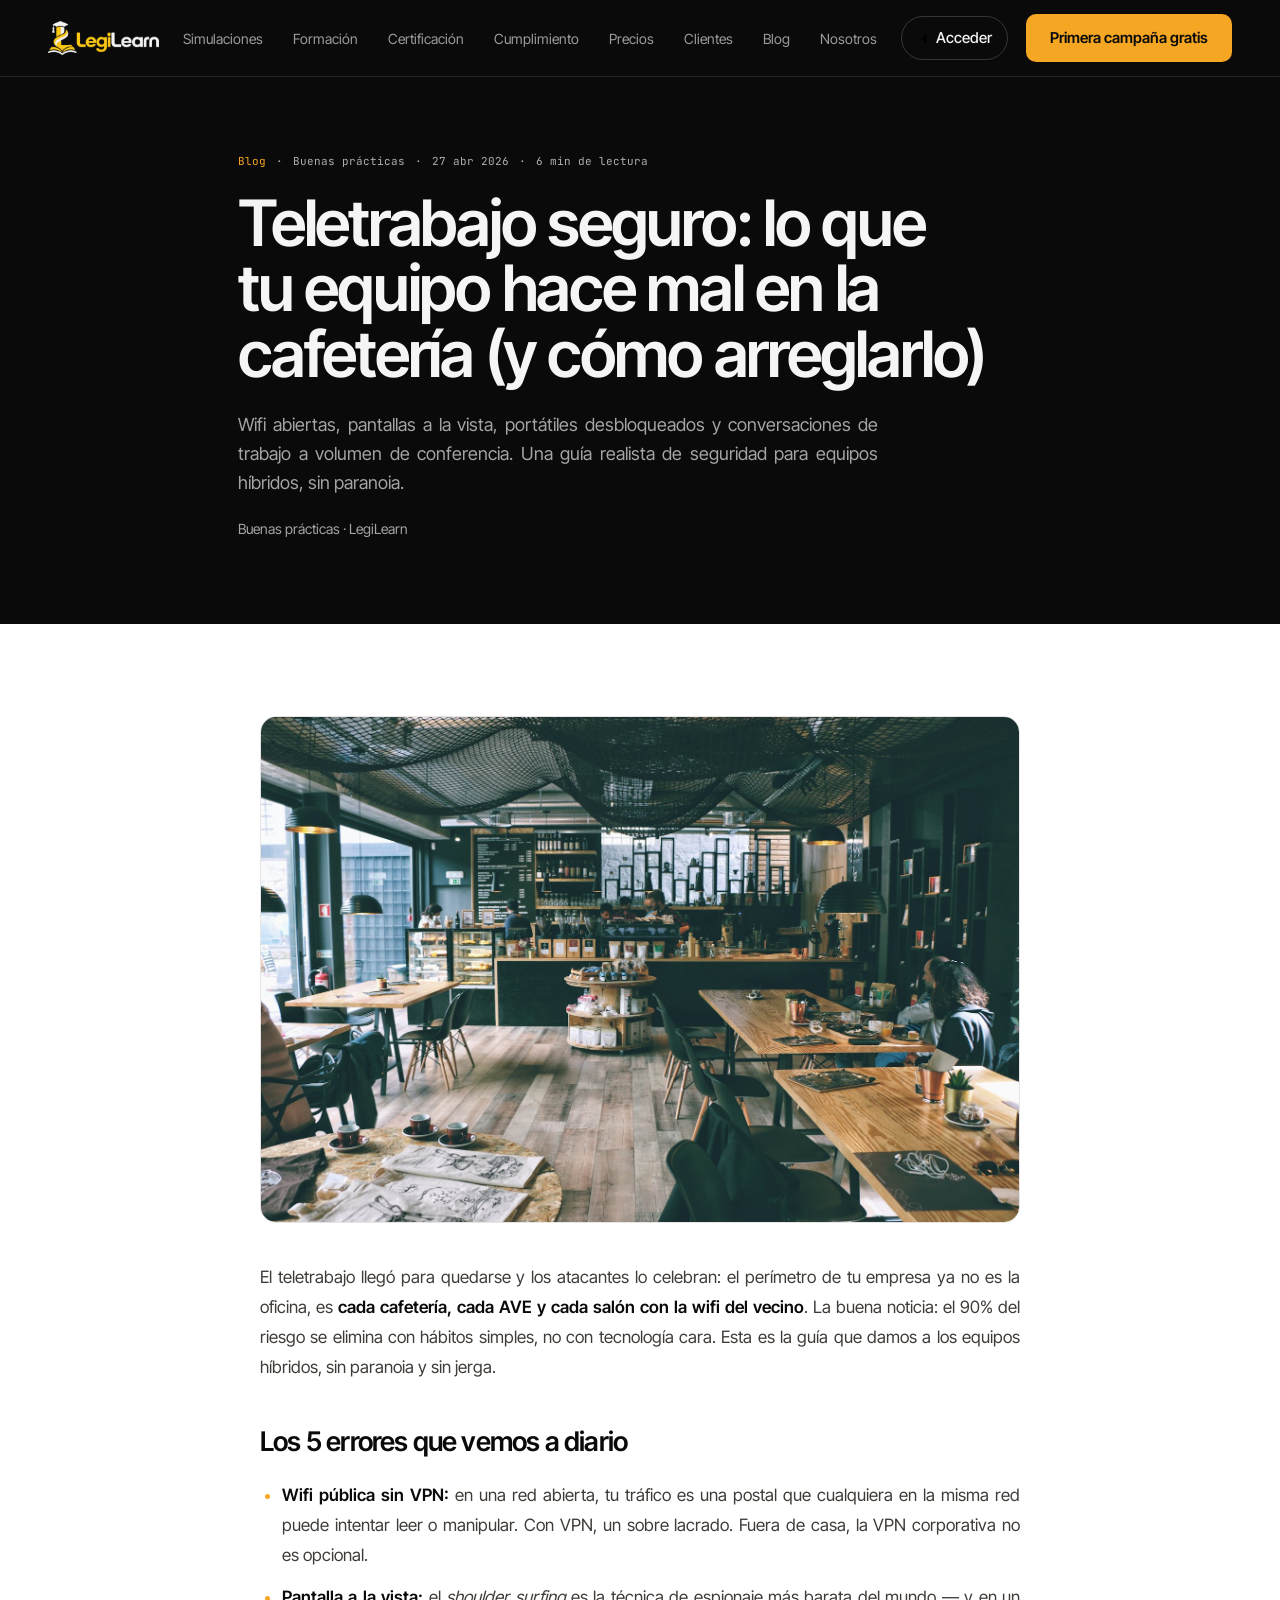
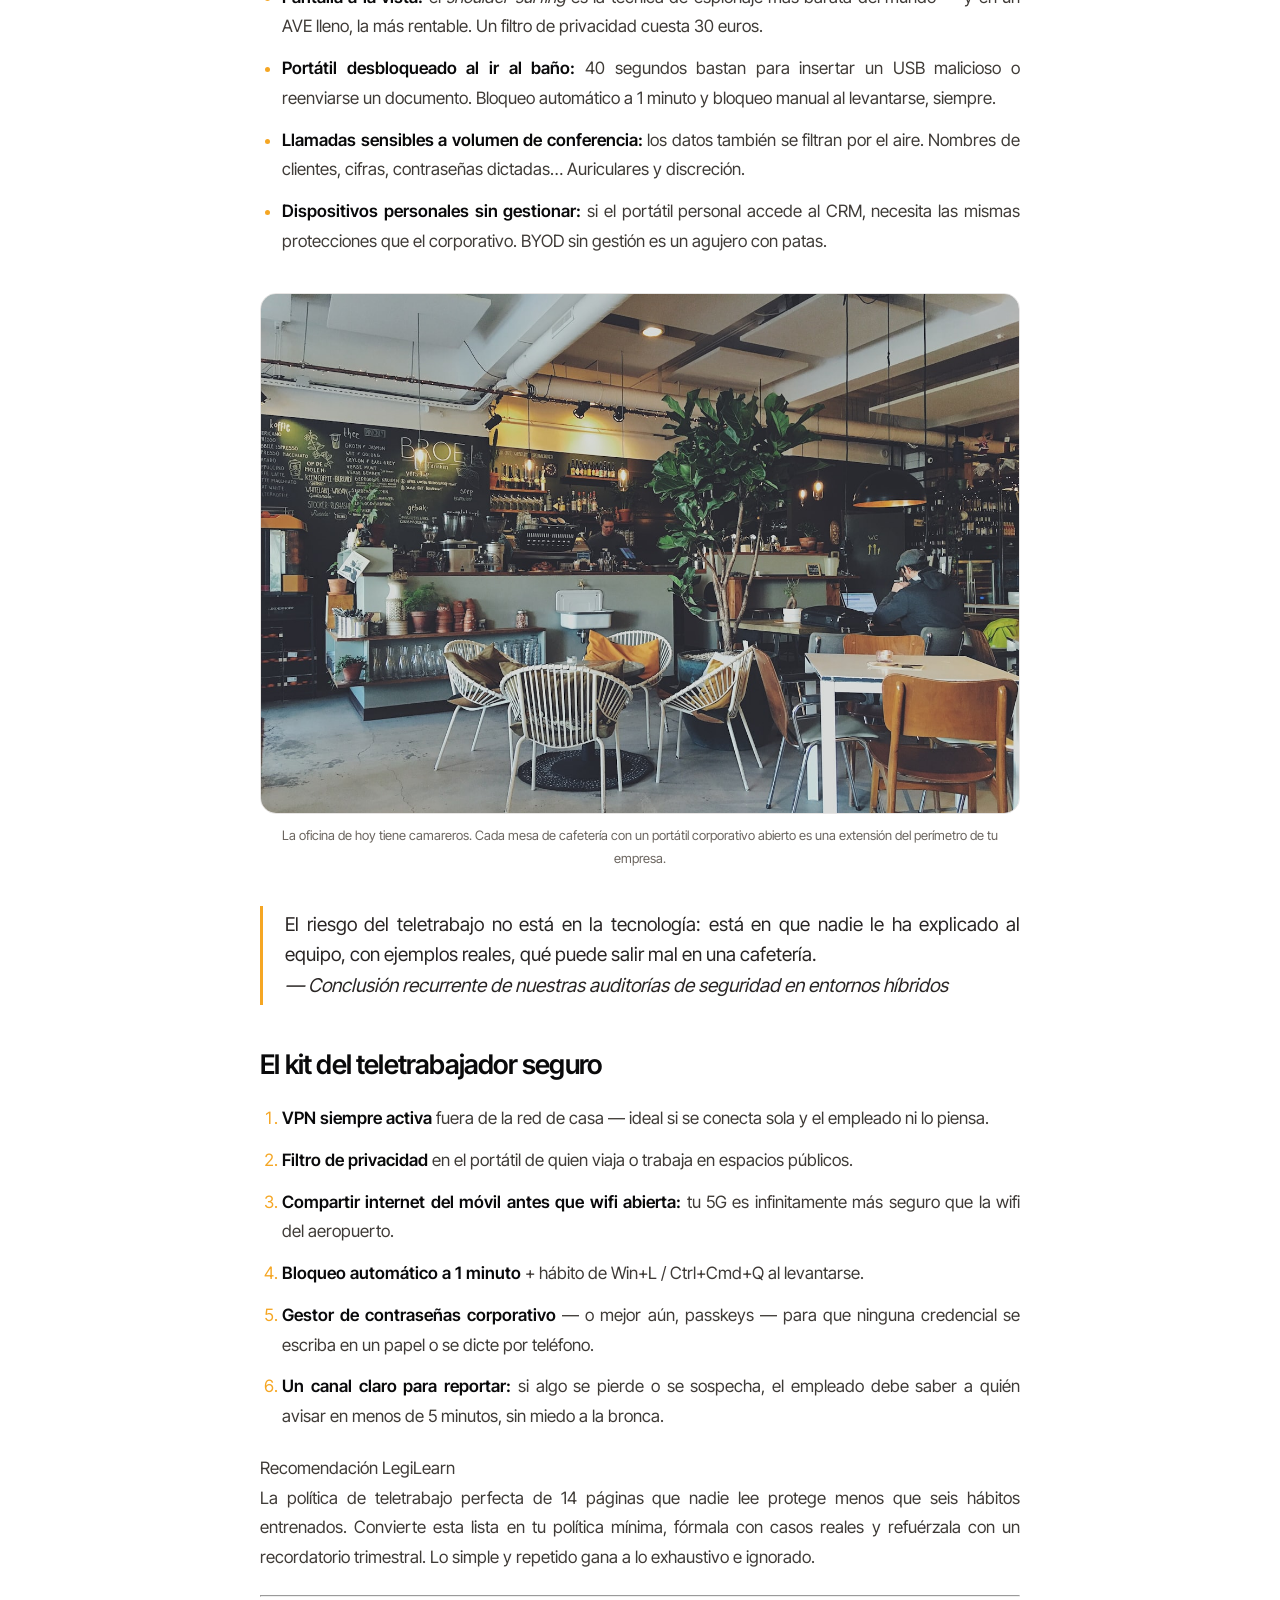
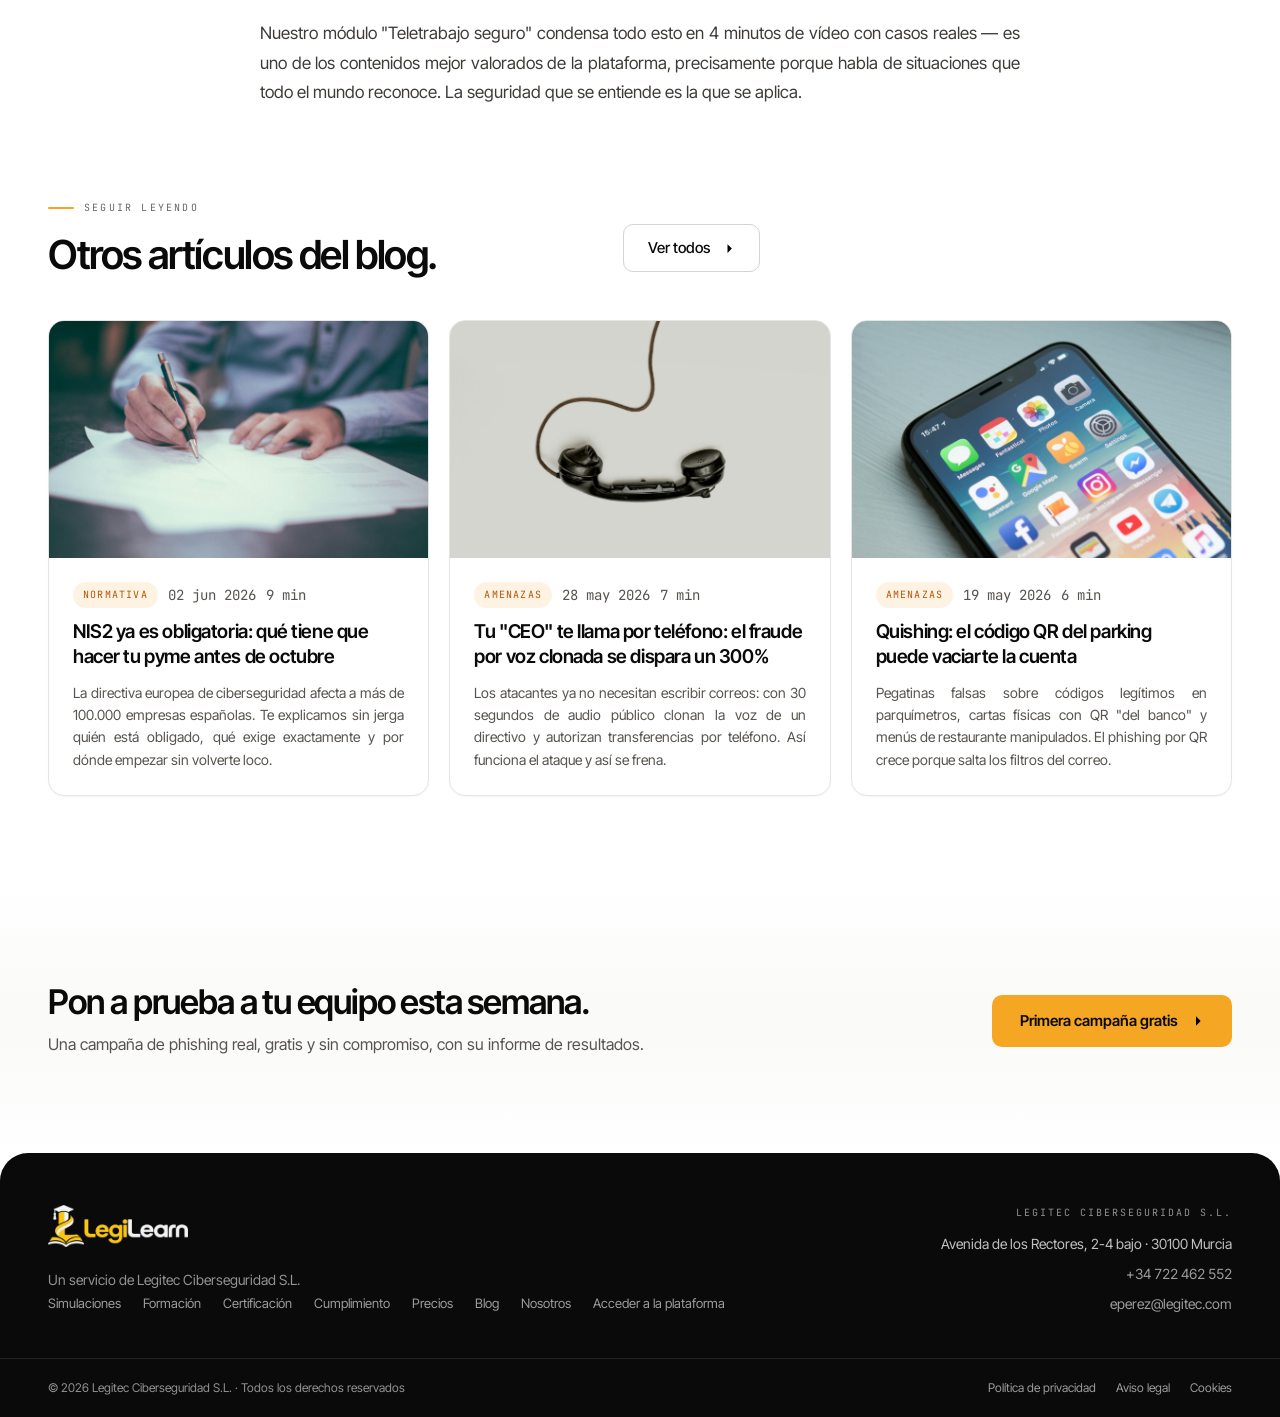
<file: blog/teletrabajo-wifi-publica.html>
<!doctype html>
<html lang="es">
<head>
<meta charset="utf-8">
<meta name="viewport" content="width=device-width, initial-scale=1">
<title>Teletrabajo seguro: lo que tu equipo hace mal en la cafetería (y cómo arreglarlo) | LegiLearn</title>
<meta name="description" content="Wifi abiertas, pantallas a la vista, portátiles desbloqueados y conversaciones de trabajo a volumen de conferencia. Una guía realista de seguridad para equipos híbridos, sin paranoia.">
<link rel="canonical" href="https://web.legilearn.com/blog/teletrabajo-wifi-publica.html">
<meta name="robots" content="index, follow, max-image-preview:large, max-snippet:-1">
<meta name="theme-color" content="#0a0a0b">
<meta property="og:type" content="article">
<meta property="og:site_name" content="LegiLearn">
<meta property="og:locale" content="es_ES">
<meta property="og:url" content="https://web.legilearn.com/blog/teletrabajo-wifi-publica.html">
<meta property="og:title" content="Teletrabajo seguro: lo que tu equipo hace mal en la cafetería (y cómo arreglarlo)">
<meta property="og:description" content="Wifi abiertas, pantallas a la vista, portátiles desbloqueados y conversaciones de trabajo a volumen de conferencia. Una guía realista de seguridad para equipos híbridos, sin paranoia.">
<meta property="og:image" content="https://web.legilearn.com/uploads/blog/1521017432531.jpg">
<meta property="og:image:alt" content="Teletrabajo seguro: lo que tu equipo hace mal en la cafetería (y cómo arreglarlo)">
<meta name="twitter:card" content="summary_large_image">
<meta name="twitter:title" content="Teletrabajo seguro: lo que tu equipo hace mal en la cafetería (y cómo arreglarlo)">
<meta name="twitter:description" content="Wifi abiertas, pantallas a la vista, portátiles desbloqueados y conversaciones de trabajo a volumen de conferencia. Una guía realista de seguridad para equipos híbridos, sin paranoia.">
<meta name="twitter:image" content="https://web.legilearn.com/uploads/blog/1521017432531.jpg">
<link rel="icon" type="image/png" href="../assets/legilearn-icono.png">
<link rel="apple-touch-icon" href="../assets/legilearn-isotipo.png">
<link rel="preload" href="../assets/fonts/inter-tight-400-latin.woff2" as="font" type="font/woff2" crossorigin>
<link rel="preload" href="../assets/fonts/inter-tight-600-latin.woff2" as="font" type="font/woff2" crossorigin>
<link rel="stylesheet" href="../assets/fonts.css">
<link rel="stylesheet" href="../assets/styles.css">
<script>document.documentElement.classList.add('js');</script>

<script type="application/ld+json">
{
  "@context": "https://schema.org",
  "@type": "BlogPosting",
  "headline": "Teletrabajo seguro: lo que tu equipo hace mal en la cafetería (y cómo arreglarlo)",
  "description": "Wifi abiertas, pantallas a la vista, portátiles desbloqueados y conversaciones de trabajo a volumen de conferencia. Una guía realista de seguridad para equipos híbridos, sin paranoia.",
  "image": "https://web.legilearn.com/uploads/blog/1521017432531.jpg",
  "url": "https://web.legilearn.com/blog/teletrabajo-wifi-publica.html",
  "mainEntityOfPage": {
    "@type": "WebPage",
    "@id": "https://web.legilearn.com/blog/teletrabajo-wifi-publica.html"
  },
  "inLanguage": "es-ES",
  "author": {
    "@type": "Organization",
    "name": "Buenas prácticas · LegiLearn"
  },
  "publisher": {
    "@type": "Organization",
    "name": "LegiLearn",
    "url": "https://web.legilearn.com/",
    "logo": {
      "@type": "ImageObject",
      "url": "https://web.legilearn.com/assets/legilearn-logo.png"
    }
  },
  "datePublished": "2026-04-27",
  "dateModified": "2026-04-27",
  "articleSection": "Buenas prácticas",
  "timeRequired": "PT6M"
}
</script>
</head>
<body>
<a class="skip-link" href="#contenido">Saltar al contenido</a>
<!-- Sprite de iconos: se usa con <use href="#i-…">.
     Generado por build-iconos.mjs a partir de Lucide 0.544.0 (licencia ISC).
     No editar a mano: un grosor de línea único es lo que mantiene el juego
     coherente, y retocar un icono suelto es justo lo que lo rompe. -->
<svg class="sr-only" aria-hidden="true" focusable="false" xmlns="http://www.w3.org/2000/svg"
     fill="none" stroke="currentColor" stroke-width="2" stroke-linecap="round" stroke-linejoin="round">
  <symbol id="i-check" viewBox="0 0 24 24"><path d="M20 6 9 17l-5-5" /></symbol>
  <symbol id="i-arrow" viewBox="0 0 24 24"><path d="M5 12h14" /> <path d="m12 5 7 7-7 7" /></symbol>
  <symbol id="i-down" viewBox="0 0 24 24"><path d="m6 9 6 6 6-6" /></symbol>
  <symbol id="i-menu" viewBox="0 0 24 24"><path d="M4 5h16" /> <path d="M4 12h16" /> <path d="M4 19h16" /></symbol>
  <symbol id="i-close" viewBox="0 0 24 24"><path d="M18 6 6 18" /> <path d="m6 6 12 12" /></symbol>
  <symbol id="i-login" viewBox="0 0 24 24"><path d="m10 17 5-5-5-5" /> <path d="M15 12H3" /> <path d="M15 3h4a2 2 0 0 1 2 2v14a2 2 0 0 1-2 2h-4" /></symbol>
  <symbol id="i-mail" viewBox="0 0 24 24"><path d="m22 7-8.991 5.727a2 2 0 0 1-2.009 0L2 7" /> <rect x="2" y="4" width="20" height="16" rx="2" /></symbol>
  <symbol id="i-inbox" viewBox="0 0 24 24"><polyline points="22 12 16 12 14 15 10 15 8 12 2 12" /> <path d="M5.45 5.11 2 12v6a2 2 0 0 0 2 2h16a2 2 0 0 0 2-2v-6l-3.45-6.89A2 2 0 0 0 16.76 4H7.24a2 2 0 0 0-1.79 1.11z" /></symbol>
  <symbol id="i-chat" viewBox="0 0 24 24"><path d="M22 17a2 2 0 0 1-2 2H6.828a2 2 0 0 0-1.414.586l-2.202 2.202A.71.71 0 0 1 2 21.286V5a2 2 0 0 1 2-2h16a2 2 0 0 1 2 2z" /></symbol>
  <symbol id="i-phone" viewBox="0 0 24 24"><path d="M13.832 16.568a1 1 0 0 0 1.213-.303l.355-.465A2 2 0 0 1 17 15h3a2 2 0 0 1 2 2v3a2 2 0 0 1-2 2A18 18 0 0 1 2 4a2 2 0 0 1 2-2h3a2 2 0 0 1 2 2v3a2 2 0 0 1-.8 1.6l-.468.351a1 1 0 0 0-.292 1.233 14 14 0 0 0 6.392 6.384" /></symbol>
  <symbol id="i-doc" viewBox="0 0 24 24"><path d="M15 2H6a2 2 0 0 0-2 2v16a2 2 0 0 0 2 2h12a2 2 0 0 0 2-2V7Z" /> <path d="M14 2v4a2 2 0 0 0 2 2h4" /> <path d="M10 9H8" /> <path d="M16 13H8" /> <path d="M16 17H8" /></symbol>
  <symbol id="i-clip" viewBox="0 0 24 24"><path d="m16 6-8.414 8.586a2 2 0 0 0 2.829 2.829l8.414-8.586a4 4 0 1 0-5.657-5.657l-8.379 8.551a6 6 0 1 0 8.485 8.485l8.379-8.551" /></symbol>
  <symbol id="i-list" viewBox="0 0 24 24"><path d="M13 5h8" /> <path d="M13 12h8" /> <path d="M13 19h8" /> <path d="m3 17 2 2 4-4" /> <path d="m3 7 2 2 4-4" /></symbol>
  <symbol id="i-pen" viewBox="0 0 24 24"><path d="M12 3H5a2 2 0 0 0-2 2v14a2 2 0 0 0 2 2h14a2 2 0 0 0 2-2v-7" /> <path d="M18.375 2.625a1 1 0 0 1 3 3l-9.013 9.014a2 2 0 0 1-.853.505l-2.873.84a.5.5 0 0 1-.62-.62l.84-2.873a2 2 0 0 1 .506-.852z" /></symbol>
  <symbol id="i-lock" viewBox="0 0 24 24"><rect width="18" height="11" x="3" y="11" rx="2" ry="2" /> <path d="M7 11V7a5 5 0 0 1 10 0v4" /></symbol>
  <symbol id="i-qr" viewBox="0 0 24 24"><rect width="5" height="5" x="3" y="3" rx="1" /> <rect width="5" height="5" x="16" y="3" rx="1" /> <rect width="5" height="5" x="3" y="16" rx="1" /> <path d="M21 16h-3a2 2 0 0 0-2 2v3" /> <path d="M21 21v.01" /> <path d="M12 7v3a2 2 0 0 1-2 2H7" /> <path d="M3 12h.01" /> <path d="M12 3h.01" /> <path d="M12 16v.01" /> <path d="M16 12h1" /> <path d="M21 12v.01" /> <path d="M12 21v-1" /></symbol>
  <symbol id="i-card" viewBox="0 0 24 24"><rect width="20" height="14" x="2" y="5" rx="2" /> <line x1="2" x2="22" y1="10" y2="10" /></symbol>
  <symbol id="i-cap" viewBox="0 0 24 24"><path d="M21.42 10.922a1 1 0 0 0-.019-1.838L12.83 5.18a2 2 0 0 0-1.66 0L2.6 9.08a1 1 0 0 0 0 1.832l8.57 3.908a2 2 0 0 0 1.66 0z" /> <path d="M22 10v6" /> <path d="M6 12.5V16a6 3 0 0 0 12 0v-3.5" /></symbol>
  <symbol id="i-chart" viewBox="0 0 24 24"><path d="M3 3v16a2 2 0 0 0 2 2h16" /> <path d="M18 17V9" /> <path d="M13 17V5" /> <path d="M8 17v-3" /></symbol>
  <symbol id="i-trend" viewBox="0 0 24 24"><path d="M16 7h6v6" /> <path d="m22 7-8.5 8.5-5-5L2 17" /></symbol>
  <symbol id="i-refresh" viewBox="0 0 24 24"><path d="M3 12a9 9 0 0 1 9-9 9.75 9.75 0 0 1 6.74 2.74L21 8" /> <path d="M21 3v5h-5" /> <path d="M21 12a9 9 0 0 1-9 9 9.75 9.75 0 0 1-6.74-2.74L3 16" /> <path d="M8 16H3v5" /></symbol>
  <symbol id="i-globe" viewBox="0 0 24 24"><circle cx="12" cy="12" r="10" /> <path d="M12 2a14.5 14.5 0 0 0 0 20 14.5 14.5 0 0 0 0-20" /> <path d="M2 12h20" /></symbol>
  <symbol id="i-puzzle" viewBox="0 0 24 24"><path d="M15.39 4.39a1 1 0 0 0 1.68-.474 2.5 2.5 0 1 1 3.014 3.015 1 1 0 0 0-.474 1.68l1.683 1.682a2.414 2.414 0 0 1 0 3.414L19.61 15.39a1 1 0 0 1-1.68-.474 2.5 2.5 0 1 0-3.014 3.015 1 1 0 0 1 .474 1.68l-1.683 1.682a2.414 2.414 0 0 1-3.414 0L8.61 19.61a1 1 0 0 0-1.68.474 2.5 2.5 0 1 1-3.014-3.015 1 1 0 0 0 .474-1.68l-1.683-1.682a2.414 2.414 0 0 1 0-3.414L4.39 8.61a1 1 0 0 1 1.68.474 2.5 2.5 0 1 0 3.014-3.015 1 1 0 0 1-.474-1.68l1.683-1.682a2.414 2.414 0 0 1 3.414 0z" /></symbol>
  <symbol id="i-gift" viewBox="0 0 24 24"><rect x="3" y="8" width="18" height="4" rx="1" /> <path d="M12 8v13" /> <path d="M19 12v7a2 2 0 0 1-2 2H7a2 2 0 0 1-2-2v-7" /> <path d="M7.5 8a2.5 2.5 0 0 1 0-5A4.8 8 0 0 1 12 8a4.8 8 0 0 1 4.5-5 2.5 2.5 0 0 1 0 5" /></symbol>
  <symbol id="i-play-circle" viewBox="0 0 24 24"><path d="M9 9.003a1 1 0 0 1 1.517-.859l4.997 2.997a1 1 0 0 1 0 1.718l-4.997 2.997A1 1 0 0 1 9 14.996z" /> <circle cx="12" cy="12" r="10" /></symbol>
  <symbol id="i-quote" viewBox="0 0 32 32" fill="currentColor" stroke="none"><path d="M10 18V10a4 4 0 0 1 4-4h2v2h-2a2 2 0 0 0-2 2v2h4v8h-6zm10 0V10a4 4 0 0 1 4-4h2v2h-2a2 2 0 0 0-2 2v2h4v8h-6z"/></symbol>
  <symbol id="i-play" viewBox="0 0 24 24" fill="currentColor"><polygon points="6 3 20 12 6 21"/></symbol>
</svg>
<header class="nav" data-nav>
  <div class="wrap nav__inner">
    <a class="brand" href="../index.html" aria-label="LegiLearn, inicio">
      <img src="../assets/legilearn-logo-oscuro.png" alt="LegiLearn" width="320" height="96">
    </a>

    <nav class="nav__links" id="menu" aria-label="Principal">
      <a class="nav__link" href="../index.html#simulaciones">Simulaciones</a>
      <a class="nav__link" href="../index.html#formacion">Formación</a>
      <a class="nav__link" href="../index.html#certificados">Certificación</a>
      <a class="nav__link" href="../index.html#cumplimiento">Cumplimiento</a>
      <a class="nav__link" href="../index.html#precios">Precios</a>
      <a class="nav__link" href="../index.html#clientes">Clientes</a>
      <a class="nav__link" href="../blog.html" aria-current="page">Blog</a>
      <a class="nav__link" href="../nosotros.html">Nosotros</a>
      <a class="nav__link nav__cta-m" href="../index.html#contacto">Primera campaña gratis</a>
    </nav>

    <div class="nav__actions">
      <a class="nav__login" href="https://legilearn.com" aria-label="Acceder a la plataforma">
        <svg width="17" height="17" aria-hidden="true"><use href="#i-login"/></svg>
        <span>Acceder</span>
      </a>
      <a class="btn btn--amber" href="../index.html#contacto">Primera campaña gratis</a>
      <button class="nav__toggle" type="button" data-nav-toggle aria-expanded="false" aria-controls="menu">
        <span class="sr-only">Abrir menú</span>
        <svg width="24" height="24" aria-hidden="true"><use href="#i-menu"/></svg>
      </button>
    </div>
  </div>
</header>

<main id="contenido">

  <section class="page-hero">
    <div class="wrap" style="max-width:900px">
      <p class="post-meta" style="color:rgba(245,245,245,.7);margin-bottom:20px">
        <a href="../blog.html" style="color:var(--amber)">Blog</a>
        <span>·</span><span>Buenas prácticas</span>
        <span>·</span><time datetime="2026-04-27">27 abr 2026</time>
        <span>·</span><span>6 min de lectura</span>
      </p>
      <h1>Teletrabajo seguro: lo que tu equipo hace mal en la cafetería (y cómo arreglarlo)</h1>
      <p class="page-hero__lead">Wifi abiertas, pantallas a la vista, portátiles desbloqueados y conversaciones de trabajo a volumen de conferencia. Una guía realista de seguridad para equipos híbridos, sin paranoia.</p>
      <p class="page-hero__lead" style="margin-top:20px;font-size:14px">Buenas prácticas · LegiLearn</p>
    </div>
  </section>

  <section class="section">
    <div class="wrap">
      <article class="article">
        <figure class="article__cover">
          <img src="/uploads/blog/1521017432531.jpg" alt="" width="1600" height="900" fetchpriority="high" decoding="async">
        </figure>
        <div class="prose"><p>El teletrabajo llegó para quedarse y los atacantes lo celebran: el perímetro de tu empresa ya no es la oficina, es <strong>cada cafetería, cada AVE y cada salón con la wifi del vecino</strong>. La buena noticia: el 90% del riesgo se elimina con hábitos simples, no con tecnología cara. Esta es la guía que damos a los equipos híbridos, sin paranoia y sin jerga.</p>

      <h2>Los 5 errores que vemos a diario</h2>
      <ul>
        <li><strong>Wifi pública sin VPN:</strong> en una red abierta, tu tráfico es una postal que cualquiera en la misma red puede intentar leer o manipular. Con VPN, un sobre lacrado. Fuera de casa, la VPN corporativa no es opcional.</li>
        <li><strong>Pantalla a la vista:</strong> el <em>shoulder surfing</em> es la técnica de espionaje más barata del mundo — y en un AVE lleno, la más rentable. Un filtro de privacidad cuesta 30 euros.</li>
        <li><strong>Portátil desbloqueado al ir al baño:</strong> 40 segundos bastan para insertar un USB malicioso o reenviarse un documento. Bloqueo automático a 1 minuto y bloqueo manual al levantarse, siempre.</li>
        <li><strong>Llamadas sensibles a volumen de conferencia:</strong> los datos también se filtran por el aire. Nombres de clientes, cifras, contraseñas dictadas… Auriculares y discreción.</li>
        <li><strong>Dispositivos personales sin gestionar:</strong> si el portátil personal accede al CRM, necesita las mismas protecciones que el corporativo. BYOD sin gestión es un agujero con patas.</li>
      </ul>

      <figure>
        <img src="/uploads/blog/1554118811.jpg" alt="Persona trabajando con su portátil en una cafetería" loading="lazy">
        <figcaption>La oficina de hoy tiene camareros. Cada mesa de cafetería con un portátil corporativo abierto es una extensión del perímetro de tu empresa.</figcaption>
      </figure>

      <blockquote>
        <p>El riesgo del teletrabajo no está en la tecnología: está en que nadie le ha explicado al equipo, con ejemplos reales, qué puede salir mal en una cafetería.</p>
        <cite>— Conclusión recurrente de nuestras auditorías de seguridad en entornos híbridos</cite>
      </blockquote>

      <h2>El kit del teletrabajador seguro</h2>
      <ol>
        <li><strong>VPN siempre activa</strong> fuera de la red de casa — ideal si se conecta sola y el empleado ni lo piensa.</li>
        <li><strong>Filtro de privacidad</strong> en el portátil de quien viaja o trabaja en espacios públicos.</li>
        <li><strong>Compartir internet del móvil antes que wifi abierta:</strong> tu 5G es infinitamente más seguro que la wifi del aeropuerto.</li>
        <li><strong>Bloqueo automático a 1 minuto</strong> + hábito de Win+L / Ctrl+Cmd+Q al levantarse.</li>
        <li><strong>Gestor de contraseñas corporativo</strong> — o mejor aún, passkeys — para que ninguna credencial se escriba en un papel o se dicte por teléfono.</li>
        <li><strong>Un canal claro para reportar:</strong> si algo se pierde o se sospecha, el empleado debe saber a quién avisar en menos de 5 minutos, sin miedo a la bronca.</li>
      </ol>

      <div class="callout">
        <div class="callout-label">Recomendación LegiLearn</div>
        <p>La política de teletrabajo perfecta de 14 páginas que nadie lee protege menos que seis hábitos entrenados. Convierte esta lista en tu política mínima, fórmala con casos reales y refuérzala con un recordatorio trimestral. Lo simple y repetido gana a lo exhaustivo e ignorado.</p>
      </div>

      <hr>
      <p>Nuestro módulo "Teletrabajo seguro" condensa todo esto en 4 minutos de vídeo con casos reales — es uno de los contenidos mejor valorados de la plataforma, precisamente porque habla de situaciones que todo el mundo reconoce. La seguridad que se entiende es la que se aplica.</p></div>
      </article>
    </div>
  </section>

  <section class="section" style="padding-top:0">
    <div class="wrap">
      <div class="head">
        <div class="head__title">
          <p class="eyebrow">Seguir leyendo</p>
          <h2>Otros artículos del blog.</h2>
        </div>
        <p class="head__lead"><a class="btn btn--ghost" href="../blog.html">Ver todos <svg width="15" height="15" aria-hidden="true"><use href="#i-arrow"/></svg></a></p>
      </div>
      <ul class="posts">
      <li><article class="card card--hover post-card">
        <a class="post-card__cover" href="nis2-2026-pymes.html">
          <img src="/uploads/blog/1450101499163.jpg" alt="" width="1400" height="900" loading="lazy" decoding="async">
        </a>
        <div class="post-card__body">
          <p class="post-meta"><span class="post-cat">Normativa</span><span>02 jun 2026</span><span>9 min</span></p>
          <h3><a href="nis2-2026-pymes.html">NIS2 ya es obligatoria: qué tiene que hacer tu pyme antes de octubre</a></h3>
          <p>La directiva europea de ciberseguridad afecta a más de 100.000 empresas españolas. Te explicamos sin jerga quién está obligado, qué exige exactamente y por dónde empezar sin volverte loco.</p>
        </div>
      </article></li>
      <li><article class="card card--hover post-card">
        <a class="post-card__cover" href="phishing-ia-deepfake-voz.html">
          <img src="/uploads/blog/1523966211575.jpg" alt="" width="1400" height="900" loading="lazy" decoding="async">
        </a>
        <div class="post-card__body">
          <p class="post-meta"><span class="post-cat">Amenazas</span><span>28 may 2026</span><span>7 min</span></p>
          <h3><a href="phishing-ia-deepfake-voz.html">Tu &quot;CEO&quot; te llama por teléfono: el fraude por voz clonada se dispara un 300%</a></h3>
          <p>Los atacantes ya no necesitan escribir correos: con 30 segundos de audio público clonan la voz de un directivo y autorizan transferencias por teléfono. Así funciona el ataque y así se frena.</p>
        </div>
      </article></li>
      <li><article class="card card--hover post-card">
        <a class="post-card__cover" href="qr-phishing-quishing.html">
          <img src="/uploads/blog/1512941937669.jpg" alt="" width="1400" height="900" loading="lazy" decoding="async">
        </a>
        <div class="post-card__body">
          <p class="post-meta"><span class="post-cat">Amenazas</span><span>19 may 2026</span><span>6 min</span></p>
          <h3><a href="qr-phishing-quishing.html">Quishing: el código QR del parking puede vaciarte la cuenta</a></h3>
          <p>Pegatinas falsas sobre códigos legítimos en parquímetros, cartas físicas con QR &quot;del banco&quot; y menús de restaurante manipulados. El phishing por QR crece porque salta los filtros del correo.</p>
        </div>
      </article></li>
      </ul>
    </div>
  </section>

  <section class="section--sand">
    <div class="wrap" style="display:flex;flex-wrap:wrap;align-items:center;justify-content:space-between;gap:24px">
      <div style="display:flex;flex-direction:column;gap:10px;max-width:620px">
        <h2 style="font-size:clamp(26px,3vw,34px)">Pon a prueba a tu equipo esta semana.</h2>
        <p class="lead-copy">Una campaña de phishing real, gratis y sin compromiso, con su informe de resultados.</p>
      </div>
      <a class="btn btn--amber btn--lg" href="../index.html#contacto">Primera campaña gratis <svg width="16" height="16" aria-hidden="true"><use href="#i-arrow"/></svg></a>
    </div>
  </section>
</main>

<footer class="footer">
  <div class="footer__slab">
    <div class="wrap footer__top">
      <div>
        <a class="brand brand--footer" href="../index.html" aria-label="LegiLearn, inicio">
          <img src="../assets/legilearn-logo-oscuro.png" alt="LegiLearn" width="320" height="96">
        </a>
        <p style="font-size:14px;color:rgba(245,245,245,.58);margin-top:16px">Un servicio de Legitec Ciberseguridad S.L.</p>
        <nav class="footer__links" aria-label="Secciones">
          <a class="nav__link" href="../index.html#simulaciones">Simulaciones</a>
          <a class="nav__link" href="../index.html#formacion">Formación</a>
          <a class="nav__link" href="../index.html#certificados">Certificación</a>
          <a class="nav__link" href="../index.html#cumplimiento">Cumplimiento</a>
          <a class="nav__link" href="../index.html#precios">Precios</a>
          <a class="nav__link" href="../blog.html">Blog</a>
          <a class="nav__link" href="../nosotros.html">Nosotros</a>
          <a class="nav__link footer__login" href="https://legilearn.com">Acceder a la plataforma</a>
        </nav>
      </div>
      <address class="footer__contact" style="font-style:normal">
        <span class="mono" style="font-size:10px;letter-spacing:.2em;color:rgba(245,245,245,.58);margin-bottom:4px">LEGITEC CIBERSEGURIDAD S.L.</span>
        <span>Avenida de los Rectores, 2-4 bajo · 30100 Murcia</span>
        <a class="nav__link num" href="tel:+34722462552">+34 722 462 552</a>
        <a class="nav__link" href="mailto:eperez@legitec.com">eperez@legitec.com</a>
      </address>
    </div>
    <div class="footer__legal">
      <div class="wrap">
        <span>© 2026 Legitec Ciberseguridad S.L. · Todos los derechos reservados</span>
        <ul>
          <li><a class="nav__link" href="#">Política de privacidad</a></li>
          <li><a class="nav__link" href="#">Aviso legal</a></li>
          <li><a class="nav__link" href="#">Cookies</a></li>
        </ul>
      </div>
    </div>
  </div>
</footer>

<script src="../assets/app.js" defer></script>
</body>
</html>
</file>
<file: assets/fonts.css>
/* ==========================================================================
   Tipografías servidas desde nuestro propio dominio.
   Descargadas de Google Fonts (SIL Open Font License 1.1) para no enviar la
   IP de cada visitante a un tercero antes de que acepte nada.
   ========================================================================== */


@font-face {
  font-family: 'Inter Tight';
  font-style: normal;
  font-weight: 400;
  font-display: swap;
  src: url(fonts/inter-tight-400-latin.woff2) format('woff2');
  unicode-range: U+0000-00FF, U+0131, U+0152-0153, U+02BB-02BC, U+02C6, U+02DA, U+02DC, U+0304, U+0308, U+0329, U+2000-206F, U+20AC, U+2122, U+2191, U+2193, U+2212, U+2215, U+FEFF, U+FFFD;
}


@font-face {
  font-family: 'Inter Tight';
  font-style: normal;
  font-weight: 500;
  font-display: swap;
  src: url(fonts/inter-tight-500-latin.woff2) format('woff2');
  unicode-range: U+0000-00FF, U+0131, U+0152-0153, U+02BB-02BC, U+02C6, U+02DA, U+02DC, U+0304, U+0308, U+0329, U+2000-206F, U+20AC, U+2122, U+2191, U+2193, U+2212, U+2215, U+FEFF, U+FFFD;
}


@font-face {
  font-family: 'Inter Tight';
  font-style: normal;
  font-weight: 600;
  font-display: swap;
  src: url(fonts/inter-tight-600-latin.woff2) format('woff2');
  unicode-range: U+0000-00FF, U+0131, U+0152-0153, U+02BB-02BC, U+02C6, U+02DA, U+02DC, U+0304, U+0308, U+0329, U+2000-206F, U+20AC, U+2122, U+2191, U+2193, U+2212, U+2215, U+FEFF, U+FFFD;
}


@font-face {
  font-family: 'Inter Tight';
  font-style: normal;
  font-weight: 700;
  font-display: swap;
  src: url(fonts/inter-tight-700-latin.woff2) format('woff2');
  unicode-range: U+0000-00FF, U+0131, U+0152-0153, U+02BB-02BC, U+02C6, U+02DA, U+02DC, U+0304, U+0308, U+0329, U+2000-206F, U+20AC, U+2122, U+2191, U+2193, U+2212, U+2215, U+FEFF, U+FFFD;
}


@font-face {
  font-family: 'JetBrains Mono';
  font-style: normal;
  font-weight: 400;
  font-display: swap;
  src: url(fonts/jetbrains-mono-400-latin.woff2) format('woff2');
  unicode-range: U+0000-00FF, U+0131, U+0152-0153, U+02BB-02BC, U+02C6, U+02DA, U+02DC, U+0304, U+0308, U+0329, U+2000-206F, U+20AC, U+2122, U+2191, U+2193, U+2212, U+2215, U+FEFF, U+FFFD;
}


@font-face {
  font-family: 'JetBrains Mono';
  font-style: normal;
  font-weight: 500;
  font-display: swap;
  src: url(fonts/jetbrains-mono-500-latin.woff2) format('woff2');
  unicode-range: U+0000-00FF, U+0131, U+0152-0153, U+02BB-02BC, U+02C6, U+02DA, U+02DC, U+0304, U+0308, U+0329, U+2000-206F, U+20AC, U+2122, U+2191, U+2193, U+2212, U+2215, U+FEFF, U+FFFD;
}
</file>
<file: assets/styles.css>
/* ==========================================================================
   LegiLearn — hoja de estilos única
   Orden: tokens → base → utilidades de layout → componentes → secciones →
   animaciones → responsive → accesibilidad/impresión
   ========================================================================== */

/* --------------------------------------------------------------------------
   1. Tokens
   -------------------------------------------------------------------------- */
:root {
  /* color */
  --ink: #0a0a0b;
  --ink-soft: #16171a;
  --ink-line: rgba(255, 255, 255, 0.1);
  --ink-text: rgba(245, 245, 245, 0.66);
  --ink-fg: #f5f5f5;

  --fg: #0a0a0b;
  --fg-strong: #292524;
  --fg-body: #57534e;
  --fg-muted: #6b655f;
  --fg-faint: #8c867f;

  --surface: #ffffff;
  --surface-2: #fcfcfb;
  --sand: #fafaf9;
  --tint: #f5f5f4;

  --line: #e7e5e4;
  --line-2: #efedea;
  --line-3: #f0efed;
  --line-strong: #d6d3d1;

  --amber: #f5a623;
  --amber-hover: #e0940f;
  --amber-deep: #b45309;
  --amber-soft: #fef3e2;

  --green: #16a34a;
  --green-deep: #15803d;
  --green-darkest: #14532d;
  --green-soft: rgba(22, 163, 74, 0.1);

  /* tipografía */
  --font: "Inter Tight", "Helvetica Neue", Arial, sans-serif;
  --mono: "JetBrains Mono", ui-monospace, SFMono-Regular, Consolas, monospace;

  /* medidas */
  --wrap: 1440px;
  --gutter: 48px;
  --radius-s: 10px;
  --radius-m: 16px;
  --radius-l: 18px;
  --radius-slab: 28px;
  --radius-pill: 999px;

  /* elevación */
  --shadow-rest: 0 1px 2px rgba(10, 10, 11, 0.04);
  --shadow-lift: 0 22px 44px -26px rgba(10, 10, 11, 0.26);
  --shadow-panel: 0 34px 70px -46px rgba(10, 10, 11, 0.4);

  /* movimiento */
  --ease: cubic-bezier(0.2, 0.7, 0.3, 1);
}

/* --------------------------------------------------------------------------
   2. Base
   -------------------------------------------------------------------------- */
*,
*::before,
*::after { box-sizing: border-box; }

html {
  scroll-behavior: smooth;
  scroll-padding-top: 92px; /* la nav es sticky */
  -webkit-text-size-adjust: 100%;
}

body {
  margin: 0;
  background: var(--surface);
  color: var(--fg);
  font-family: var(--font);
  font-size: 16px;
  line-height: 1.5;
  -webkit-font-smoothing: antialiased;
  -moz-osx-font-smoothing: grayscale;
}

h1, h2, h3, h4, p, figure, blockquote { margin: 0; }
ul, ol { margin: 0; padding: 0; list-style: none; }
img, svg { display: block; max-width: 100%; }
img { height: auto; }
a { color: inherit; text-decoration: none; }
button { font: inherit; color: inherit; background: none; border: 0; cursor: pointer; }
input, select, textarea { font: inherit; color: inherit; }

:focus-visible {
  outline: 2px solid var(--amber-deep);
  outline-offset: 3px;
  border-radius: 4px;
}

.mono { font-family: var(--mono); }
.num { font-variant-numeric: tabular-nums; }
.sr-only {
  position: absolute;
  width: 1px; height: 1px;
  padding: 0; margin: -1px;
  overflow: hidden;
  clip: rect(0 0 0 0);
  white-space: nowrap;
  border: 0;
}

.skip-link {
  position: absolute;
  left: 16px;
  top: -60px;
  z-index: 100;
  padding: 12px 18px;
  border-radius: var(--radius-s);
  background: var(--amber);
  color: var(--ink);
  font-size: 14px;
  font-weight: 600;
  transition: top 0.2s var(--ease);
}
.skip-link:focus { top: 16px; }

/* --------------------------------------------------------------------------
   3. Layout
   -------------------------------------------------------------------------- */
.wrap {
  width: 100%;
  max-width: var(--wrap);
  margin-inline: auto;
  padding-inline: var(--gutter);
}

.section { padding-block: 92px; }
.section--tight { padding-block: 76px; }

/* Fondo arena con hombros en degradado: la transición entre secciones
   nunca es una línea dura. */
.section--sand {
  background: linear-gradient(
    180deg,
    var(--surface) 0,
    var(--sand) 110px,
    var(--sand) calc(100% - 110px),
    var(--surface) 100%
  );
  padding-block: 96px;
}

/* Bloque oscuro embebido en la página (Simulaciones, Certificados). */
.slab-wrap { padding-block: 92px 0; }
/* La losa se separa un poco más del borde que el resto de secciones. */
.wrap--slab { padding-inline: 40px; }
.slab {
  border-radius: var(--radius-slab);
  background: var(--ink);
  color: var(--ink-fg);
  padding: 84px var(--gutter);
}
.slab h2, .slab h3, .slab h4 { color: var(--ink-fg); }

/* Sin esto las columnas no bajan de su ancho mínimo y desbordan en móvil. */
.split > * { min-width: 0; }

/* Cabecera de sección: título a la izquierda, entradilla a la derecha. */
.head {
  display: grid;
  grid-template-columns: 0.92fr 1.08fr;
  gap: 56px;
  align-items: end;
  margin-bottom: 44px;
}
.head__title { display: flex; flex-direction: column; gap: 18px; }
/* Entradilla de las franjas de llamada a la acción. Antes iba en un style
   inline repetido en cada página, que además se saltaba el justificado. */
.lead-copy { font-size: 16px; line-height: 1.65; color: var(--fg-body); }

.head__lead {
  max-width: 520px;
  padding-bottom: 4px;
  color: var(--fg-body);
  line-height: 1.65;
  text-wrap: pretty;
}
.slab .head__lead { color: var(--ink-text); }

.eyebrow {
  display: flex;
  align-items: center;
  gap: 10px;
  font-family: var(--mono);
  font-size: 10px;
  letter-spacing: 0.22em;
  text-transform: uppercase;
  color: var(--fg-muted);
}
.eyebrow::before {
  content: "";
  width: 26px;
  height: 2px;
  border-radius: 2px;
  background: var(--amber);
}
.slab .eyebrow { color: rgba(245, 245, 245, 0.55); }

h1 {
  font-size: clamp(38px, 5.2vw, 64px);
  font-weight: 600;
  line-height: 1.03;
  letter-spacing: -0.035em;
  text-wrap: balance;
}
h2 {
  font-size: clamp(30px, 3.4vw, 40px);
  font-weight: 600;
  line-height: 1.08;
  letter-spacing: -0.035em;
  text-wrap: balance;
}
h3 { font-weight: 600; letter-spacing: -0.024em; }
h4 { font-weight: 600; letter-spacing: -0.018em; }

.label {
  font-family: var(--mono);
  font-size: 10px;
  letter-spacing: 0.18em;
  text-transform: uppercase;
  color: var(--fg-muted);
}

/* --------------------------------------------------------------------------
   4. Componentes
   -------------------------------------------------------------------------- */
.btn {
  display: inline-flex;
  align-items: center;
  justify-content: center;
  gap: 10px;
  min-height: 48px;
  padding: 0 24px;
  border-radius: var(--radius-s);
  font-size: 15px;
  font-weight: 500;
  white-space: nowrap;
  transition: background 0.25s, color 0.25s, border-color 0.25s, transform 0.25s;
}
.btn:hover { transform: translateY(-1px); }
.btn--amber { background: var(--amber); color: var(--ink); font-weight: 600; }
.btn--amber:hover { background: var(--amber-hover); }
.btn--dark { background: var(--ink); color: #fff; }
.btn--dark:hover { background: var(--fg-strong); }
.btn--ghost { border: 1px solid var(--line-strong); color: var(--fg); }
.btn--ghost:hover { border-color: var(--ink); }
.btn--ghost-dark { border: 1px solid rgba(255, 255, 255, 0.18); color: var(--ink-fg); }
.btn--ghost-dark:hover { border-color: rgba(255, 255, 255, 0.42); }
.btn--lg { min-height: 52px; padding: 0 28px; }
.btn--block { width: 100%; }

.card {
  border: 1px solid var(--line);
  border-radius: var(--radius-m);
  background: var(--surface);
  box-shadow: var(--shadow-rest);
  transition: transform 0.4s var(--ease), box-shadow 0.4s var(--ease), border-color 0.4s;
}
.card--hover:hover {
  transform: translateY(-3px);
  box-shadow: var(--shadow-lift);
  border-color: #d9d6d2;
}

.chip {
  display: inline-flex;
  align-items: center;
  gap: 8px;
  padding: 8px 14px;
  border-radius: var(--radius-pill);
  border: 1px solid var(--line);
  background: var(--surface-2);
  font-size: 13px;
  font-weight: 600;
}
.chip--mono {
  font-family: var(--mono);
  font-size: 11px;
  font-weight: 400;
  padding: 7px 12px;
  border: 0;
  background: var(--tint);
  color: var(--fg-body);
}
/* Grupos de etiquetas en rejilla en lugar de flujo libre: así no queda
   nunca una fila coja con un solo elemento suelto. */
.chip-grid { display: grid; gap: 8px; }
.chip-grid--2 { grid-template-columns: repeat(2, 1fr); }
.chip-grid--3 { grid-template-columns: repeat(3, 1fr); }
.chip-grid .chip { justify-content: center; text-align: center; }

.chip--dark {
  border: 1px solid rgba(255, 255, 255, 0.2);
  background: none;
  color: rgba(245, 245, 245, 0.86);
  font-weight: 400;
  font-size: 12px;
  transition: border-color 0.25s;
}
.chip--dark:hover { border-color: rgba(255, 255, 255, 0.45); }

.tick {
  display: flex;
  align-items: flex-start;
  gap: 12px;
  font-size: 14px;
  line-height: 1.5;
  color: var(--fg-strong);
}
.tick__dot {
  flex: 0 0 auto;
  width: 20px;
  height: 20px;
  margin-top: 1px;
  border-radius: var(--radius-pill);
  background: var(--ink);
  color: #fff;
  display: inline-flex;
  align-items: center;
  justify-content: center;
}

.icon-tile {
  flex: 0 0 auto;
  width: 38px;
  height: 38px;
  border-radius: var(--radius-s);
  background: var(--amber-soft);
  color: var(--amber-deep);
  display: inline-flex;
  align-items: center;
  justify-content: center;
}
.slab .icon-tile,
.icon-tile--dark {
  background: rgba(245, 166, 35, 0.1);
  border: 1px solid rgba(245, 166, 35, 0.25);
  color: var(--amber);
}

/* Logotipo oficial: en cabecera, pie y certificado siempre es la imagen. */
.brand { display: inline-flex; align-items: center; }
.brand img { height: 34px; width: auto; }
.brand--footer img { height: 42px; }

/* --------------------------------------------------------------------------
   5. Secciones
   -------------------------------------------------------------------------- */

/* 5.1 Navegación --------------------------------------------------------- */
.nav {
  position: sticky;
  top: 0;
  z-index: 50;
  background: var(--ink);
  border-bottom: 1px solid var(--ink-line);
}
.nav__inner {
  display: flex;
  align-items: center;
  justify-content: space-between;
  gap: 24px;
  min-height: 76px;
}
.nav__links {
  display: flex;
  align-items: center;
  gap: 30px;
  font-size: 14px;
}
.nav__link { color: rgba(245, 245, 245, 0.62); transition: color 0.22s; }
.nav__link:hover, .nav__link:focus-visible { color: #fff; }
.nav__actions { display: flex; align-items: center; gap: 18px; }
.nav__cta-m { display: none; }
/* Acceso de clientes: la plataforma vive en legilearn.com, la web en
   web.legilearn.com, así que el enlace de entrada tiene que estar siempre
   visible — también en móvil, donde el resto de botones se pliegan. */
.nav__login {
  display: inline-flex;
  align-items: center;
  gap: 8px;
  min-height: 44px;
  padding: 0 15px;
  border: 1px solid rgba(255, 255, 255, 0.18);
  border-radius: 999px;
  color: var(--ink-fg);
  font-size: 15px;
  font-weight: 500;
  white-space: nowrap;
  transition: border-color 0.22s, background-color 0.22s;
}
.nav__login:hover, .nav__login:focus-visible {
  border-color: rgba(255, 255, 255, 0.42);
  background: rgba(255, 255, 255, 0.06);
}

.nav__toggle {
  display: none;
  width: 44px;
  height: 44px;
  align-items: center;
  justify-content: center;
  border-radius: 8px;
  color: var(--ink-fg);
}

/* 5.2 Hero --------------------------------------------------------------- */
.hero {
  background: var(--ink);
  color: var(--ink-fg);
  padding-top: 78px;
}
.hero__copy {
  display: flex;
  flex-direction: column;
  align-items: center;
  gap: 26px;
  text-align: center;
}
.hero__eyebrow {
  font-family: var(--mono);
  font-size: 11px;
  letter-spacing: 0.22em;
  text-transform: uppercase;
  color: var(--amber);
}
.hero h1 { max-width: 940px; }
.hero__lead {
  max-width: 700px;
  font-size: clamp(16px, 2vw, 18px);
  line-height: 1.55;
  color: var(--ink-text);
  text-wrap: pretty;
}
.hero__cta { display: flex; flex-wrap: wrap; justify-content: center; gap: 12px; }

.shot {
  position: relative;
  padding: 54px 44px 88px;
}
.shot__frame {
  border: 1px solid rgba(255, 255, 255, 0.12);
  border-radius: 14px;
  box-shadow: 0 40px 80px -40px rgba(0, 0, 0, 0.8);
  overflow: hidden;
  background: #fff;
}
.shot__bar {
  display: flex;
  align-items: center;
  justify-content: space-between;
  height: 38px;
  padding-inline: 14px;
  background: var(--ink-soft);
  border-bottom: 1px solid var(--ink-line);
}
.shot__dots { display: flex; gap: 7px; }
.shot__dots i {
  width: 9px; height: 9px;
  border-radius: var(--radius-pill);
  background: rgba(255, 255, 255, 0.16);
}
.shot__url { font-family: var(--mono); font-size: 11px; color: rgba(245, 245, 245, 0.58); }

.float {
  position: absolute;
  width: 268px;
  padding: 16px;
  border-radius: 14px;
  box-shadow: 0 24px 48px -24px rgba(0, 0, 0, 0.55);
}
.float--light {
  left: 10px;
  bottom: 184px;
  background: #fff;
  border: 1px solid var(--line);
  display: flex;
  gap: 12px;
  align-items: flex-start;
}
.float--dark {
  right: 10px;
  top: 18px;
  background: var(--ink-soft);
  border: 1px solid var(--ink-line);
  display: flex;
  flex-direction: column;
  gap: 10px;
}
.bars { display: flex; align-items: flex-end; gap: 3px; height: 22px; }
.bars i { width: 7px; border-radius: 2px; background: var(--amber); }
.bars i.is-good { background: var(--green); }

.meter {
  display: block;
  height: 6px;
  border-radius: var(--radius-pill);
  background: var(--line-3);
  overflow: hidden;
}
.meter--dark { background: rgba(255, 255, 255, 0.1); }
.meter > i { display: block; height: 100%; border-radius: var(--radius-pill); background: var(--amber); }
.meter > i.is-good { background: var(--green); }

/* 5.3 Carrusel de clientes ---------------------------------------------- */
/* La prueba social iba suelta entre el hero negro y la primera sección
   blanca, y se leía como un trozo de ninguna de las dos. Ahora va dentro de
   un panel propio sobre la banda de arena: se ve que es un bloque aparte. */
.clients {
  background: linear-gradient(180deg, var(--sand) 0, var(--sand) 72%, var(--surface) 100%);
  padding: 54px 0 60px;
  overflow: hidden;
}
.clients__panel {
  border: 1px solid var(--line);
  border-radius: 24px;
  background: var(--surface);
  padding: 28px 0 32px;
  box-shadow: 0 20px 44px -32px rgba(10, 10, 11, 0.4);
  overflow: hidden;
}
.clients__title {
  display: flex;
  align-items: center;
  gap: 16px;
  margin: 0 28px 26px;
  font-size: 13px;
  font-weight: 500;
  letter-spacing: 0.01em;
  color: var(--fg-muted);
  white-space: nowrap;
}
/* Un filete a cada lado del rótulo: encuadra sin añadir otra caja. */
.clients__title::before,
.clients__title::after {
  content: "";
  flex: 1 1 auto;
  height: 1px;
  background: var(--line);
}
.clients__title em { font-style: normal; font-weight: 600; color: var(--fg); }

/* Los bordes se desvanecen con una máscara sobre el propio carrusel. */
.logos {
  overflow: hidden;
  -webkit-mask-image: linear-gradient(90deg, transparent, #000 10%, #000 90%, transparent);
  mask-image: linear-gradient(90deg, transparent, #000 10%, #000 90%, transparent);
}
.logos__track {
  display: flex;
  align-items: center;
  width: max-content;
  animation: slide 44s linear infinite;
}
.logos:hover .logos__track { animation-play-state: paused; }
.logos__track li { flex: 0 0 auto; margin-inline: 26px; }
.logos__track img { height: 56px; width: 176px; object-fit: contain; }

/* 5.4 Recorrido (Cómo trabajamos) ---------------------------------------- */
.steps { position: relative; }
.steps::before {
  content: "";
  position: absolute;
  left: 16.6%;
  right: 16.6%;
  top: 33px;
  height: 1px;
  background: linear-gradient(90deg, transparent, var(--line) 12%, var(--line) 88%, transparent);
}
.steps__grid {
  position: relative;
  display: grid;
  grid-template-columns: repeat(3, minmax(0, 1fr));
  gap: 40px;
}
.step {
  display: flex;
  flex-direction: column;
  align-items: center;
  gap: 18px;
  text-align: center;
  transition: transform 0.4s var(--ease);
}
.step:hover { transform: translateY(-3px); }
.step__node {
  width: 66px;
  height: 66px;
  border-radius: var(--radius-pill);
  border: 1px solid var(--line);
  background: var(--surface);
  color: var(--amber-deep);
  display: inline-flex;
  align-items: center;
  justify-content: center;
  box-shadow: 0 1px 2px rgba(10, 10, 11, 0.05);
}
.step__no {
  font-family: var(--mono);
  font-size: 10px;
  letter-spacing: 0.22em;
  color: var(--amber);
}
.step h3 { font-size: 23px; line-height: 1.2; letter-spacing: -0.028em; }
.step p {
  max-width: 320px;
  font-size: 15px;
  line-height: 1.65;
  color: var(--fg-body);
  text-wrap: pretty;
}
.step__tags { display: flex; flex-wrap: wrap; justify-content: center; gap: 7px; }
.step__tags li {
  font-family: var(--mono);
  font-size: 11px;
  padding: 6px 11px;
  border-radius: var(--radius-pill);
  border: 1px solid var(--line);
  color: var(--fg-body);
}

.note-strip {
  margin-top: 56px;
  display: flex;
  align-items: center;
  gap: 20px;
  padding: 24px 28px;
  border: 1px solid var(--line);
  border-radius: var(--radius-m);
  background: var(--sand);
}
.note-strip__icon {
  flex: 0 0 auto;
  width: 42px; height: 42px;
  border-radius: 11px;
  background: var(--amber-soft);
  color: var(--amber-deep);
  display: inline-flex;
  align-items: center;
  justify-content: center;
}

/* 5.5 Catálogo de ataques (Simulaciones) --------------------------------- */
.split {
  display: grid;
  grid-template-columns: 1fr 1fr;
  gap: 20px;
  align-items: stretch;
}
.kinds {
  display: grid;
  grid-template-columns: 1fr 1fr;
  gap: 12px;
}
.kind {
  display: flex;
  flex-direction: column;
  gap: 10px;
  padding: 20px;
  border-radius: 14px;
  border: 1px solid var(--ink-line);
  background: var(--ink-soft);
  transition: border-color 0.3s, background 0.3s, transform 0.3s;
}
.kind:hover {
  border-color: rgba(255, 255, 255, 0.24);
  background: #1b1c20;
  transform: translateY(-2px);
}
.kind h3 { font-size: 15px; letter-spacing: -0.015em; }
.kind p { font-size: 13px; line-height: 1.55; color: rgba(245, 245, 245, 0.6); }

/* Tarjeta de correo (mockup). Vive dentro de la losa oscura pero es una
   superficie blanca: recupera el color de texto normal. */
.mail, .slab .mail h3, .slab .mail h4 { color: var(--fg); }
.mail {
  display: flex;
  flex-direction: column;
  overflow: hidden;
  border: 1px solid var(--line);
  border-radius: var(--radius-m);
  background: var(--surface);
  box-shadow: var(--shadow-rest);
}
.mail__bar {
  display: flex;
  align-items: center;
  justify-content: space-between;
  gap: 16px;
  padding: 14px 24px;
  border-bottom: 1px solid var(--line-2);
  background: var(--surface-2);
}
.mail__body {
  display: flex;
  flex-direction: column;
  gap: 20px;
  padding: 26px 28px 24px;
  flex: 1;
}
.mail__subject { font-size: 21px; line-height: 1.28; letter-spacing: -0.026em; }
.mail__from {
  display: flex;
  align-items: center;
  gap: 13px;
  padding-bottom: 20px;
  border-bottom: 1px solid var(--line-2);
}
.avatar {
  flex: 0 0 auto;
  width: 42px; height: 42px;
  border-radius: var(--radius-pill);
  background: var(--ink);
  color: #fff;
  display: inline-flex;
  align-items: center;
  justify-content: center;
  font-size: 13px;
  font-weight: 600;
}
.mail__text {
  display: flex;
  flex-direction: column;
  gap: 15px;
  font-size: 15px;
  line-height: 1.72;
  color: #3f3b37;
}
.mail__bait { color: var(--amber-deep); text-decoration: underline; text-underline-offset: 3px; }
.mail__sign {
  display: flex;
  flex-direction: column;
  gap: 3px;
  padding-left: 15px;
  border-left: 2px solid var(--line-2);
}
.attach {
  display: flex;
  align-items: center;
  gap: 13px;
  padding: 13px 14px;
  border: 1px solid var(--line);
  border-radius: var(--radius-s);
  background: var(--surface-2);
}
.attach__type {
  flex: 0 0 auto;
  width: 36px; height: 36px;
  border-radius: 7px;
  background: var(--green-deep);
  color: #fff;
  display: inline-flex;
  align-items: center;
  justify-content: center;
  font-size: 10px;
  font-weight: 700;
}
.caption {
  display: flex;
  align-items: flex-start;
  gap: 11px;
  padding: 2px 4px;
  font-size: 13px;
  line-height: 1.55;
  color: var(--fg-body);
}
.slab .caption { color: var(--ink-text); }

.promo {
  margin-top: 20px;
  display: flex;
  align-items: center;
  justify-content: space-between;
  gap: 40px;
  padding: 32px 36px;
  border-radius: var(--radius-m);
  background: var(--ink-soft);
  border: 1px solid var(--ink-line);
}
.promo h3 { font-size: 25px; letter-spacing: -0.03em; }
.promo p { font-size: 14px; line-height: 1.6; color: var(--ink-text); max-width: 560px; }
.promo__chips { max-width: 400px; }

/* 5.6 Formación ---------------------------------------------------------- */
.learn { display: grid; grid-template-columns: 1.06fr 0.94fr; gap: 20px; align-items: stretch; }
.player {
  position: relative;
  display: flex;
  align-items: center;
  justify-content: center;
  width: 100%;
  height: 316px;
  padding: 0;
  border: 0;
  cursor: pointer;
  background:
    linear-gradient(rgba(10, 10, 11, 0.45), rgba(10, 10, 11, 0.62)),
    radial-gradient(620px 280px at 50% 40%, #212226, var(--ink) 76%);
  background-size: cover;
  background-position: center;
}
.player iframe { position: absolute; inset: 0; width: 100%; height: 100%; border: 0; }
.player__tag {
  position: absolute;
  top: 18px; left: 18px;
  font-family: var(--mono);
  font-size: 10px;
  letter-spacing: 0.18em;
  color: rgba(245, 245, 245, 0.78);
  background: rgba(255, 255, 255, 0.12);
  padding: 6px 11px;
  border-radius: var(--radius-pill);
}
.player__play {
  width: 70px; height: 70px;
  border-radius: var(--radius-pill);
  background: rgba(255, 255, 255, 0.96);
  display: inline-flex;
  align-items: center;
  justify-content: center;
  box-shadow: 0 16px 34px -14px rgba(0, 0, 0, 0.7);
  transition: transform 0.35s var(--ease);
}
.player:hover .player__play { transform: scale(1.06); }
.player__meta {
  position: absolute;
  left: 18px; right: 18px; bottom: 18px;
  display: flex;
  flex-direction: column;
  gap: 10px;
  color: rgba(245, 245, 245, 0.92);
  font-size: 15px;
  font-weight: 500;
}
.player__meta .meter { height: 3px; background: rgba(255, 255, 255, 0.18); }

.modules { display: flex; flex-direction: column; }
.module {
  display: flex;
  align-items: center;
  gap: 16px;
  padding: 17px 24px;
  border-bottom: 1px solid var(--line-3);
  transition: background 0.25s;
}
.module:hover { background: var(--sand); }
.module__state {
  flex: 0 0 auto;
  width: 26px; height: 26px;
  border-radius: var(--radius-pill);
  border: 1px solid var(--line-strong);
  display: inline-flex;
  align-items: center;
  justify-content: center;
}
.module__state--done { background: var(--green); border-color: var(--green); color: #fff; }
.module__state--now { border: 2px solid var(--amber); color: var(--amber); }
.module--now { background: #fffbf3; }
.module h3 { font-size: 14.5px; letter-spacing: -0.012em; }
.module p { font-size: 12px; color: var(--fg-muted); }
.badge {
  font-family: var(--mono);
  font-size: 10px;
  letter-spacing: 0.1em;
  padding: 5px 10px;
  border-radius: var(--radius-pill);
  white-space: nowrap;
}
.badge--done { background: var(--green-soft); color: var(--green-darkest); }
.badge--now { background: var(--amber-soft); color: var(--amber-deep); }

.trio { margin-top: 20px; display: grid; grid-template-columns: repeat(3, minmax(0, 1fr)); gap: 20px; }
.trio .card { display: flex; align-items: center; gap: 16px; padding: 24px; }

/* 5.7 Certificado -------------------------------------------------------- */
.cert {
  display: flex;
  flex-direction: column;
  gap: 22px;
  padding: 36px;
  border: 1px solid rgba(255, 255, 255, 0.12);
  border-radius: var(--radius-l);
  background: linear-gradient(155deg, #1a1b1f, #0d0e10 72%);
}
.cert__head,
.cert__foot {
  display: flex;
  align-items: center;
  justify-content: space-between;
  gap: 24px;
}
.cert__head { padding-bottom: 20px; border-bottom: 1px solid rgba(255, 255, 255, 0.08); }
.cert__foot { align-items: flex-end; margin-top: auto; padding-top: 24px; border-top: 1px solid rgba(255, 255, 255, 0.08); }
.cert__name { font-size: clamp(26px, 3vw, 34px); font-weight: 500; letter-spacing: -0.032em; line-height: 1.1; color: #fff; }
.cert__course { font-size: 21px; font-weight: 600; letter-spacing: -0.022em; }
.feature-list { display: grid; grid-template-rows: repeat(3, minmax(0, 1fr)); gap: 16px; }
.feature {
  display: flex;
  align-items: center;
  gap: 20px;
  padding: 26px;
  border: 1px solid var(--ink-line);
  border-radius: var(--radius-m);
}
.feature h4 { font-size: 17px; }
.feature p { font-size: 14px; line-height: 1.55; color: rgba(245, 245, 245, 0.58); }

/* 5.8 Cumplimiento (matriz) ---------------------------------------------- */
.matrix { display: grid; grid-template-columns: repeat(3, minmax(0, 1fr)); gap: 16px; }
.norm { display: flex; flex-direction: column; gap: 16px; padding: 26px; }
.norm__head { display: flex; align-items: flex-start; justify-content: space-between; gap: 12px; }
.norm__code { font-size: 24px; font-weight: 600; letter-spacing: -0.03em; }
.norm__scope {
  font-family: var(--mono);
  font-size: 10px;
  letter-spacing: 0.14em;
  text-transform: uppercase;
  color: var(--fg-muted);
}
.norm__ok {
  flex: 0 0 auto;
  width: 26px; height: 26px;
  border-radius: var(--radius-pill);
  background: var(--green-soft);
  color: var(--green);
  display: inline-flex;
  align-items: center;
  justify-content: center;
}
.norm p { font-size: 13.5px; line-height: 1.6; color: var(--fg-body); flex: 1; }
.norm__out {
  display: flex;
  flex-direction: column;
  gap: 5px;
  padding-top: 14px;
  border-top: 1px solid var(--line-3);
}
.norm__out span:last-child { font-size: 13px; font-weight: 500; }

.matrix-foot { margin-top: 16px; display: grid; grid-template-columns: 1.02fr 0.98fr; gap: 16px; }
.matrix-foot > * { display: flex; align-items: center; gap: 22px; padding: 26px 28px; }
.matrix-foot .dark {
  border-radius: var(--radius-m);
  background: var(--ink);
  color: var(--ink-fg);
}
.matrix-foot .dark p { font-size: 13.5px; line-height: 1.55; color: var(--ink-text); }

/* 5.9 Precios ------------------------------------------------------------ */
.plans { display: grid; grid-template-columns: repeat(3, minmax(0, 1fr)); gap: 20px; align-items: stretch; }
.plan {
  display: flex;
  flex-direction: column;
  gap: 22px;
  padding: 32px;
  border-radius: var(--radius-l);
}
.plan__name {
  font-family: var(--mono);
  font-size: 11px;
  letter-spacing: 0.2em;
  text-transform: uppercase;
  font-weight: 500;
  color: var(--fg-body);
}
.plan__price { display: flex; align-items: baseline; gap: 8px; }
.plan__price b { font-size: 42px; font-weight: 600; letter-spacing: -0.042em; }
.plan__price span { font-size: 15px; color: var(--fg-muted); }
.plan__unit { font-size: 14px; color: var(--fg-muted); }
.plan__note {
  font-size: 12px;
  font-weight: 500;
  padding: 10px 12px;
  border-radius: 8px;
  background: var(--amber-soft);
  color: var(--amber-deep);
}
.plan__features { display: flex; flex-direction: column; gap: 13px; flex: 1; }
.plan__features li { display: flex; align-items: flex-start; gap: 10px; font-size: 14px; line-height: 1.5; color: #44403c; }
.plan__features svg { flex: 0 0 auto; margin-top: 3px; }

.plan--featured {
  position: relative;
  margin-block: -12px;
  padding: 36px 32px;
  background: var(--ink);
  color: var(--ink-fg);
  box-shadow: 0 34px 64px -32px rgba(10, 10, 11, 0.5);
}
.plan--featured .plan__name { color: rgba(245, 245, 245, 0.72); }
.plan--featured .plan__price span,
.plan--featured .plan__unit { color: rgba(245, 245, 245, 0.58); }
.plan--featured .plan__features li { color: rgba(245, 245, 245, 0.88); }
.plan__flag {
  position: absolute;
  top: -11px; left: 32px;
  font-family: var(--mono);
  font-size: 10px;
  letter-spacing: 0.18em;
  text-transform: uppercase;
  font-weight: 500;
  background: var(--amber);
  color: var(--ink);
  padding: 5px 12px;
  border-radius: var(--radius-pill);
}
/* La equivalencia mensual es lo que hace entendible el precio: 30 € al año
   suena a compra, 2,50 € al mes suena a lo que cuesta de verdad. */
.plan__equiv {
  align-self: flex-start;
  margin-top: -14px;
  padding: 8px 13px;
  border-radius: 999px;
  background: rgba(245, 166, 35, 0.14);
  color: var(--amber);
  font-size: 13px;
}
.plan__equiv b { font-weight: 600; }

.plan__small { text-align: center; font-size: 12px; color: rgba(245, 245, 245, 0.58); }

.custom {
  margin-top: 24px;
  display: flex;
  align-items: center;
  justify-content: space-between;
  gap: 32px;
  padding: 28px 32px;
  border: 1px solid var(--line);
  border-radius: var(--radius-l);
  background: var(--surface);
}
.custom__body { display: flex; align-items: center; gap: 20px; flex: 1; }
.custom h3 { font-size: 20px; letter-spacing: -0.022em; }
.custom p { font-size: 14px; line-height: 1.6; color: var(--fg-body); max-width: 720px; }

/* 5.10 Testimonios ------------------------------------------------------- */
.quotes { position: relative; overflow: hidden; }
.quotes::before,
.quotes::after {
  content: "";
  position: absolute;
  top: 0; bottom: 0;
  width: 170px;
  z-index: 2;
  pointer-events: none;
}
.quotes::before { left: 0; background: linear-gradient(to right, var(--ink) 12%, rgba(10, 10, 11, 0)); }
.quotes::after { right: 0; background: linear-gradient(to left, var(--ink) 12%, rgba(10, 10, 11, 0)); }

/* El carrusel sangra hasta los bordes redondeados de la losa. */
.slab .quotes { margin-inline: calc(var(--gutter) * -1); }
.quotes__track {
  display: flex;
  width: max-content;
  padding-block: 8px;
  animation: slide 72s linear infinite;
}
.quotes:hover .quotes__track { animation-play-state: paused; }
.quote {
  width: 380px;
  flex: 0 0 auto;
  margin-right: 20px;
  display: flex;
  flex-direction: column;
  gap: 20px;
  padding: 30px;
  border: 1px solid var(--ink-line);
  border-radius: var(--radius-l);
  background: var(--ink-soft);
  transition: border-color 0.3s;
}
.quote:hover { border-color: rgba(255, 255, 255, 0.22); }
.quote blockquote { font-size: 15px; line-height: 1.68; color: rgba(245, 245, 245, 0.88); flex: 1; }
.quote figcaption {
  display: flex;
  align-items: center;
  gap: 12px;
  padding-top: 20px;
  border-top: 1px solid var(--ink-line);
  color: var(--ink-fg);
}
.quote__avatar {
  flex: 0 0 auto;
  width: 38px; height: 38px;
  border-radius: var(--radius-pill);
  background: rgba(245, 166, 35, 0.12);
  color: var(--amber);
  display: inline-flex;
  align-items: center;
  justify-content: center;
  font-size: 13px;
  font-weight: 600;
}

/* 5.11 Contacto ---------------------------------------------------------- */
.contact {
  background:
    radial-gradient(920px 420px at 76% 0%, rgba(245, 166, 35, 0.09), rgba(255, 255, 255, 0) 68%),
    var(--surface);
  padding-block: 92px 96px;
}
.contact__grid { display: grid; grid-template-columns: 0.82fr 1.18fr; gap: 48px; align-items: start; }
.contact__col { display: flex; flex-direction: column; gap: 22px; }
.gift {
  align-self: flex-start;
  display: inline-flex;
  align-items: center;
  gap: 9px;
  padding: 8px 14px;
  border-radius: var(--radius-pill);
  background: var(--amber-soft);
  color: var(--amber-deep);
  font-size: 12px;
  font-weight: 500;
}
.owner {
  display: flex;
  align-items: center;
  gap: 16px;
  margin-top: 10px;
  padding-top: 24px;
  border-top: 1px solid var(--line);
}
.owner__avatar {
  flex: 0 0 auto;
  width: 46px; height: 46px;
  border-radius: var(--radius-pill);
  background: var(--amber-soft);
  color: var(--amber-deep);
  display: inline-flex;
  align-items: center;
  justify-content: center;
  font-size: 15px;
  font-weight: 600;
}

.form {
  display: flex;
  flex-direction: column;
  gap: 24px;
  padding: 36px;
  border: 1px solid var(--line);
  border-radius: var(--radius-l);
  background: var(--surface);
  box-shadow: var(--shadow-panel);
}
.form__grid { display: grid; grid-template-columns: 1fr 1fr; gap: 16px; }
.field { display: flex; flex-direction: column; gap: 7px; }
.field--wide { grid-column: span 2; }
.field > span { font-size: 12px; font-weight: 600; color: #44403c; }
.field input,
.field select,
.field textarea {
  min-height: 46px;
  padding: 12px 14px;
  border: 1px solid var(--line);
  border-radius: var(--radius-s);
  background: var(--sand);
  font-size: 14px;
  transition: border-color 0.2s, background 0.2s, box-shadow 0.2s;
}
.field textarea { min-height: 88px; resize: vertical; line-height: 1.5; }
.field input::placeholder,
.field textarea::placeholder { color: #a8a29e; }
.field input:focus,
.field select:focus,
.field textarea:focus {
  outline: none;
  background: var(--surface);
  border-color: var(--ink);
  box-shadow: 0 0 0 3px rgba(10, 10, 11, 0.06);
}
.field select {
  appearance: none;
  background-image: url("data:image/svg+xml,%3Csvg xmlns='http://www.w3.org/2000/svg' width='16' height='16' viewBox='0 0 24 24' fill='none' stroke='%23a8a29e' stroke-width='1.8' stroke-linecap='round' stroke-linejoin='round'%3E%3Cpath d='m6 9 6 6 6-6'/%3E%3C/svg%3E");
  background-repeat: no-repeat;
  background-position: right 14px center;
  padding-right: 40px;
}
/* Trampa para robots de spam. Fuera de la pantalla en lugar de display:none,
   que es lo primero que miran los que están bien hechos. */
.hp {
  position: absolute;
  left: -9999px;
  width: 1px;
  height: 1px;
  overflow: hidden;
}

.consent {
  display: flex;
  align-items: flex-start;
  gap: 10px;
  font-size: 12px;
  line-height: 1.5;
  color: var(--fg-muted);
}
.consent { padding-block: 4px; }
.consent input { flex: 0 0 auto; width: 24px; height: 24px; margin-top: 0; accent-color: var(--ink); }
.consent a { color: var(--ink); text-decoration: underline; text-underline-offset: 2px; }
.form__foot { display: flex; flex-direction: column; gap: 12px; }
.form__alt { text-align: center; font-family: var(--mono); font-size: 11px; color: var(--fg-muted); }
.form__alt a { color: var(--amber-deep); }
.form__status { text-align: center; font-size: 13px; }
.form__status[data-state="error"] { color: #b91c1c; }
.form__status[data-state="ok"] { color: var(--green-deep); }
.form[data-sent="true"] .form__body { display: none; }
.form__done { display: none; flex-direction: column; align-items: center; gap: 12px; text-align: center; padding-block: 30px; }
.form[data-sent="true"] .form__done { display: flex; }

/* 5.12 Footer ------------------------------------------------------------ */
.footer { background: var(--surface); }
.footer__slab {
  background: var(--ink);
  color: var(--ink-fg);
  border-radius: var(--radius-slab) var(--radius-slab) 0 0;
}
.footer__top {
  display: flex;
  align-items: flex-start;
  justify-content: space-between;
  gap: 48px;
  padding-block: 52px 44px;
}
.footer__links { display: flex; flex-wrap: wrap; gap: 22px; font-size: 13px; margin-top: 4px; }
.footer__contact { display: flex; flex-direction: column; gap: 9px; text-align: right; font-size: 14px; color: rgba(245, 245, 245, 0.78); }
.footer__legal {
  border-top: 1px solid var(--ink-line);
}
.footer__legal .wrap {
  display: flex;
  align-items: center;
  justify-content: space-between;
  gap: 20px;
  padding-block: 20px;
  font-size: 12px;
  color: rgba(245, 245, 245, 0.58);
}
.footer__legal ul { display: flex; flex-wrap: wrap; gap: 20px; }


/* Texto de cuerpo justificado.
   Va con partición de palabras activada a propósito: justificar sin partir
   abre "ríos" de espacio en cuanto la columna se estrecha, y ahí el remedio
   es peor que la enfermedad. Como <html> declara lang="es", el navegador
   parte en español.

   Se escribe con :where() para que no tenga especificidad: cualquier regla
   de componente que ya centre su texto (los pasos, la letra pequeña de los
   planes, los pies de foto) sigue mandando sobre esto. */
:where(
  .head__lead,
  .lead-copy,
  .page-hero__lead,
  .promo p,
  .contact__col p,
  .card p,
  .kind p,
  .module p,
  .feature p,
  .matrix li p,
  .custom__body p,
  .note-strip p,
  .dark > div > p,
  .caption,
  .post-card__body p,
  .article__lead,
  .quote blockquote,
  .article p,
  .prose p,
  .prose li
) {
  text-align: justify;
  hyphens: auto;
  -webkit-hyphens: auto;
  text-wrap: pretty;
}

/* --------------------------------------------------------------------------
   6. Animaciones
   -------------------------------------------------------------------------- */
@keyframes slide {
  from { transform: translateX(0); }
  to { transform: translateX(-50%); }
}
@keyframes pulse {
  0%, 100% { opacity: 1; }
  50% { opacity: 0.3; }
}
@keyframes up {
  from { opacity: 0; transform: translateY(22px); }
  to { opacity: 1; transform: translateY(0); }
}

.pulse { animation: pulse 2.2s ease-in-out infinite; }

.up { opacity: 0; animation: up 0.8s var(--ease) forwards; }
.up--1 { animation-delay: 0.1s; }
.up--2 { animation-delay: 0.2s; }
.up--3 { animation-delay: 0.3s; }
.up--4 { animation-delay: 0.42s; }

/* Aparición al hacer scroll: se activa desde JS añadiendo .is-in */
.reveal { opacity: 0; transform: translateY(22px); }
.js .reveal { transition: opacity 0.8s var(--ease), transform 0.8s var(--ease); }
.reveal.is-in { opacity: 1; transform: none; }
html:not(.js) .reveal { opacity: 1; transform: none; }

/* --------------------------------------------------------------------------
   7. Responsive
   -------------------------------------------------------------------------- */
@media (max-width: 1120px) {
  :root { --gutter: 36px; }
  .steps::before { left: 12%; right: 12%; }
  .quotes::before, .quotes::after { width: 90px; }
  .logos__track img { height: 48px; width: 152px; }
  .logos__track li { margin-inline: 20px; }
}

@media (max-width: 960px) {
  .brand img { height: 30px; }
  .brand--footer img { height: 38px; }
  .nav__links { display: none; }
  .nav__toggle { display: inline-flex; }
  .nav__actions .btn { display: none; }
  .nav__actions { gap: 10px; }
  .nav__login { padding: 0 13px; }
  .nav[data-open="true"] .nav__links {
    position: absolute;
    left: 0; right: 0;
    top: 100%;
    display: flex;
    flex-direction: column;
    align-items: stretch;
    gap: 0;
    padding: 8px var(--gutter) 20px;
    background: var(--ink);
    border-bottom: 1px solid var(--ink-line);
  }
  .nav[data-open="true"] .nav__cta-m { display: block; color: var(--amber); font-weight: 600; }
  .nav[data-open="true"] .nav__links a {
    padding-block: 14px;
    border-bottom: 1px solid var(--ink-line);
    font-size: 16px;
  }

  .section, .section--sand, .contact { padding-block: 64px; }
  .slab-wrap { padding-block: 64px 0; }
  .slab { padding: 56px 28px; border-radius: 22px; }
  .slab .quotes { margin-inline: -28px; }

  .head { grid-template-columns: 1fr; gap: 20px; align-items: start; margin-bottom: 32px; }
  .head__lead { max-width: none; }

  .split, .learn, .contact__grid, .matrix-foot { grid-template-columns: 1fr; }
  .wrap--slab { padding-inline: var(--gutter); }
  .matrix { grid-template-columns: 1fr 1fr; }
  .plans { grid-template-columns: 1fr; }
  .plan--featured { margin-block: 0; }
  .trio { grid-template-columns: 1fr; }

  .steps__grid { grid-template-columns: 1fr; gap: 44px; }
  .steps::before { display: none; }

  .float { display: none; }
  .shot { padding: 40px 0 56px; }
  .hero { padding-top: 56px; }

  .promo, .custom, .matrix-foot > * { flex-direction: column; align-items: flex-start; gap: 20px; }
  .promo { align-items: stretch; }
  .promo__chips { max-width: none; }
  .footer__top { flex-direction: column; gap: 32px; }
  /* objetivos táctiles de 44px en los enlaces del pie */
  .footer__links { gap: 4px 22px; }
  .footer__links a,
  .footer__legal a { display: inline-block; padding-block: 12px; }
  .footer__legal ul { gap: 4px 20px; }
  .footer__contact { text-align: left; }
}

@media (max-width: 640px) {
  :root { --gutter: 20px; }
  .chip-grid--2 { grid-template-columns: 1fr; }
  .chip-grid--3 { grid-template-columns: repeat(2, 1fr); }
  /* Sólo el icono: el nombre de la marca y el menú necesitan el ancho. */
  .nav__login span { display: none; }
  .nav__login { padding: 0; width: 44px; justify-content: center; }
  .form { padding: 24px; }
  .form__grid { grid-template-columns: 1fr; }
  .field--wide { grid-column: auto; }
  .matrix { grid-template-columns: 1fr; }
  .kinds { grid-template-columns: 1fr; }
  .mail__body { padding: 20px; }
  .quote { width: 300px; }
  .cert { padding: 26px; }
  .cert__foot { flex-wrap: wrap; gap: 18px; }
  .footer__legal .wrap { flex-direction: column; align-items: flex-start; }
  .clients__panel { border-radius: 18px; padding: 22px 0 26px; }
  .clients__title { margin-inline: 20px; font-size: 12px; white-space: normal; }
  .logos__track img { height: 40px; width: 122px; }
  .logos__track li { margin-inline: 14px; }
}

/* --------------------------------------------------------------------------
   8. Accesibilidad y preferencias del sistema
   -------------------------------------------------------------------------- */
@media (prefers-reduced-motion: reduce) {
  html { scroll-behavior: auto; }
  *,
  *::before,
  *::after {
    animation-duration: 0.001ms !important;
    animation-iteration-count: 1 !important;
    transition-duration: 0.001ms !important;
  }
  .up { opacity: 1; }
  .reveal { opacity: 1; transform: none; }
  .marquee__track,
  .quotes__track { animation: none; }
  .quotes { overflow-x: auto; }
}

@media print {
  .nav, .quotes, .form, .skip-link { display: none; }
  .slab, .footer__slab, .plan--featured { background: #fff !important; color: #000 !important; }
  body { font-size: 12pt; }
}

/* --------------------------------------------------------------------------
   9. Páginas interiores (blog, artículo y Sobre nosotros)
   -------------------------------------------------------------------------- */

/* Cabecera de página interior: la nav es oscura, así que el hero también. */
.page-hero {
  background: var(--ink);
  color: var(--ink-fg);
  padding-block: 76px 84px;
}
.page-hero__eyebrow {
  font-family: var(--mono);
  font-size: 11px;
  letter-spacing: 0.22em;
  text-transform: uppercase;
  color: var(--amber);
  margin-bottom: 22px;
}
.page-hero h1 { max-width: 900px; }
.page-hero__lead {
  max-width: 640px;
  margin-top: 24px;
  font-size: clamp(16px, 2vw, 18px);
  line-height: 1.6;
  color: var(--ink-text);
  text-wrap: pretty;
}
.page-hero__cta { display: flex; flex-wrap: wrap; gap: 12px; margin-top: 32px; }

/* Rejilla de artículos ---------------------------------------------------- */
.posts {
  display: grid;
  grid-template-columns: repeat(3, minmax(0, 1fr));
  gap: 20px;
}
.post-card {
  display: flex;
  flex-direction: column;
  overflow: hidden;
  height: 100%;
}
.post-card__cover {
  position: relative;
  aspect-ratio: 16 / 10;
  overflow: hidden;
  background: var(--tint);
}
.post-card__cover img { width: 100%; height: 100%; object-fit: cover; }
.post-card__body { display: flex; flex-direction: column; gap: 12px; padding: 24px; flex: 1; }
.post-card h3 { font-size: 19px; line-height: 1.3; letter-spacing: -0.022em; }
.post-card p { font-size: 14px; line-height: 1.6; color: var(--fg-body); flex: 1; }
.post-meta {
  display: flex;
  flex-wrap: wrap;
  align-items: center;
  gap: 10px;
  font-family: var(--mono);
  font-size: 11px;
  color: var(--fg-muted);
}
.post-cat {
  display: inline-flex;
  align-items: center;
  padding: 5px 10px;
  border-radius: var(--radius-pill);
  background: var(--amber-soft);
  color: var(--amber-deep);
  font-family: var(--mono);
  font-size: 10px;
  letter-spacing: 0.12em;
  text-transform: uppercase;
}

/* Artículo destacado */
.post-featured {
  display: grid;
  grid-template-columns: 1.15fr 0.85fr;
  gap: 0;
  overflow: hidden;
  margin-bottom: 20px;
}
.post-featured .post-card__cover { aspect-ratio: auto; height: 100%; min-height: 320px; }
.post-featured .post-card__body { padding: 40px; justify-content: center; gap: 16px; }
.post-featured h2 { font-size: clamp(26px, 3vw, 34px); line-height: 1.14; }
.post-featured p { font-size: 16px; line-height: 1.65; color: var(--fg-body); flex: 0; }

/* Artículo ---------------------------------------------------------------- */
.article { max-width: 760px; margin-inline: auto; }
.article__cover {
  border-radius: var(--radius-m);
  overflow: hidden;
  margin-bottom: 40px;
  border: 1px solid var(--line);
}
.article__cover img { width: 100%; }

.prose { font-size: 17px; line-height: 1.75; color: #3f3b37; }
.prose > * + * { margin-top: 22px; }
.prose h2 {
  font-size: 27px;
  line-height: 1.22;
  letter-spacing: -0.03em;
  color: var(--fg);
  margin-top: 44px;
}
.prose h3 { font-size: 21px; color: var(--fg); margin-top: 32px; }
.prose strong { font-weight: 600; color: var(--fg); }
.prose a { color: var(--amber-deep); text-decoration: underline; text-underline-offset: 3px; }
.prose ul, .prose ol { display: flex; flex-direction: column; gap: 12px; padding-left: 22px; }
.prose ul li { list-style: disc; }
.prose ol li { list-style: decimal; }
.prose li::marker { color: var(--amber); }
.prose figure { margin: 36px 0; }
.prose figure img { width: 100%; border-radius: var(--radius-m); border: 1px solid var(--line); }
.prose figcaption { margin-top: 10px; font-size: 13px; color: var(--fg-muted); text-align: center; }
.prose blockquote {
  padding: 4px 0 4px 22px;
  border-left: 3px solid var(--amber);
  font-size: 19px;
  line-height: 1.6;
  color: var(--fg-strong);
}
.prose table {
  width: 100%;
  border-collapse: collapse;
  font-size: 14.5px;
  border: 1px solid var(--line);
  border-radius: var(--radius-s);
  overflow: hidden;
}
.prose th, .prose td { padding: 12px 14px; text-align: left; vertical-align: top; border-bottom: 1px solid var(--line-3); }
.prose th { background: var(--sand); font-weight: 600; font-size: 12px; text-transform: uppercase; letter-spacing: 0.06em; color: var(--fg-muted); }
.prose tr:last-child td { border-bottom: 0; }
.table-scroll { overflow-x: auto; }

/* Sobre nosotros ---------------------------------------------------------- */
.stats {
  display: grid;
  grid-template-columns: repeat(4, minmax(0, 1fr));
  gap: 20px;
}
.stat { display: flex; flex-direction: column; gap: 6px; padding: 26px; }
.stat b { font-size: clamp(30px, 3.4vw, 38px); font-weight: 600; letter-spacing: -0.04em; }
.stat span { font-size: 13.5px; line-height: 1.5; color: var(--fg-body); }

.duo { display: grid; grid-template-columns: 1fr 1fr; gap: 40px; align-items: center; }
.duo img { width: 100%; border-radius: var(--radius-m); border: 1px solid var(--line); }

.principles { display: grid; grid-template-columns: repeat(3, minmax(0, 1fr)); gap: 20px; }
.principle { display: flex; flex-direction: column; gap: 14px; padding: 30px; }
.principle__no { font-family: var(--mono); font-size: 22px; color: var(--amber); }
.principle h3 { font-size: 20px; letter-spacing: -0.022em; }
.principle p { font-size: 14.5px; line-height: 1.65; color: var(--fg-body); }

.chain { display: grid; grid-template-columns: repeat(3, minmax(0, 1fr)); gap: 16px; }
.chain__step {
  display: flex;
  flex-direction: column;
  gap: 8px;
  padding: 22px;
  border: 1px solid var(--ink-line);
  border-radius: 14px;
  text-align: center;
}
.chain__step span { font-size: 13.5px; color: var(--ink-text); }
.chain__step b { font-family: var(--mono); font-size: 12px; letter-spacing: 0.16em; color: var(--amber); }

@media (max-width: 960px) {
  .posts { grid-template-columns: 1fr 1fr; }
  .post-featured { grid-template-columns: 1fr; }
  .post-featured .post-card__cover { min-height: 220px; aspect-ratio: 16 / 9; }
  .post-featured .post-card__body { padding: 28px; }
  .stats { grid-template-columns: 1fr 1fr; }
  .duo, .principles, .chain { grid-template-columns: 1fr; gap: 20px; }
  .page-hero { padding-block: 56px 64px; }
}

@media (max-width: 640px) {
  .posts { grid-template-columns: 1fr; }
  .stats { grid-template-columns: 1fr; }
  .prose { font-size: 16px; }
  .prose h2 { font-size: 23px; }
}
</file>
